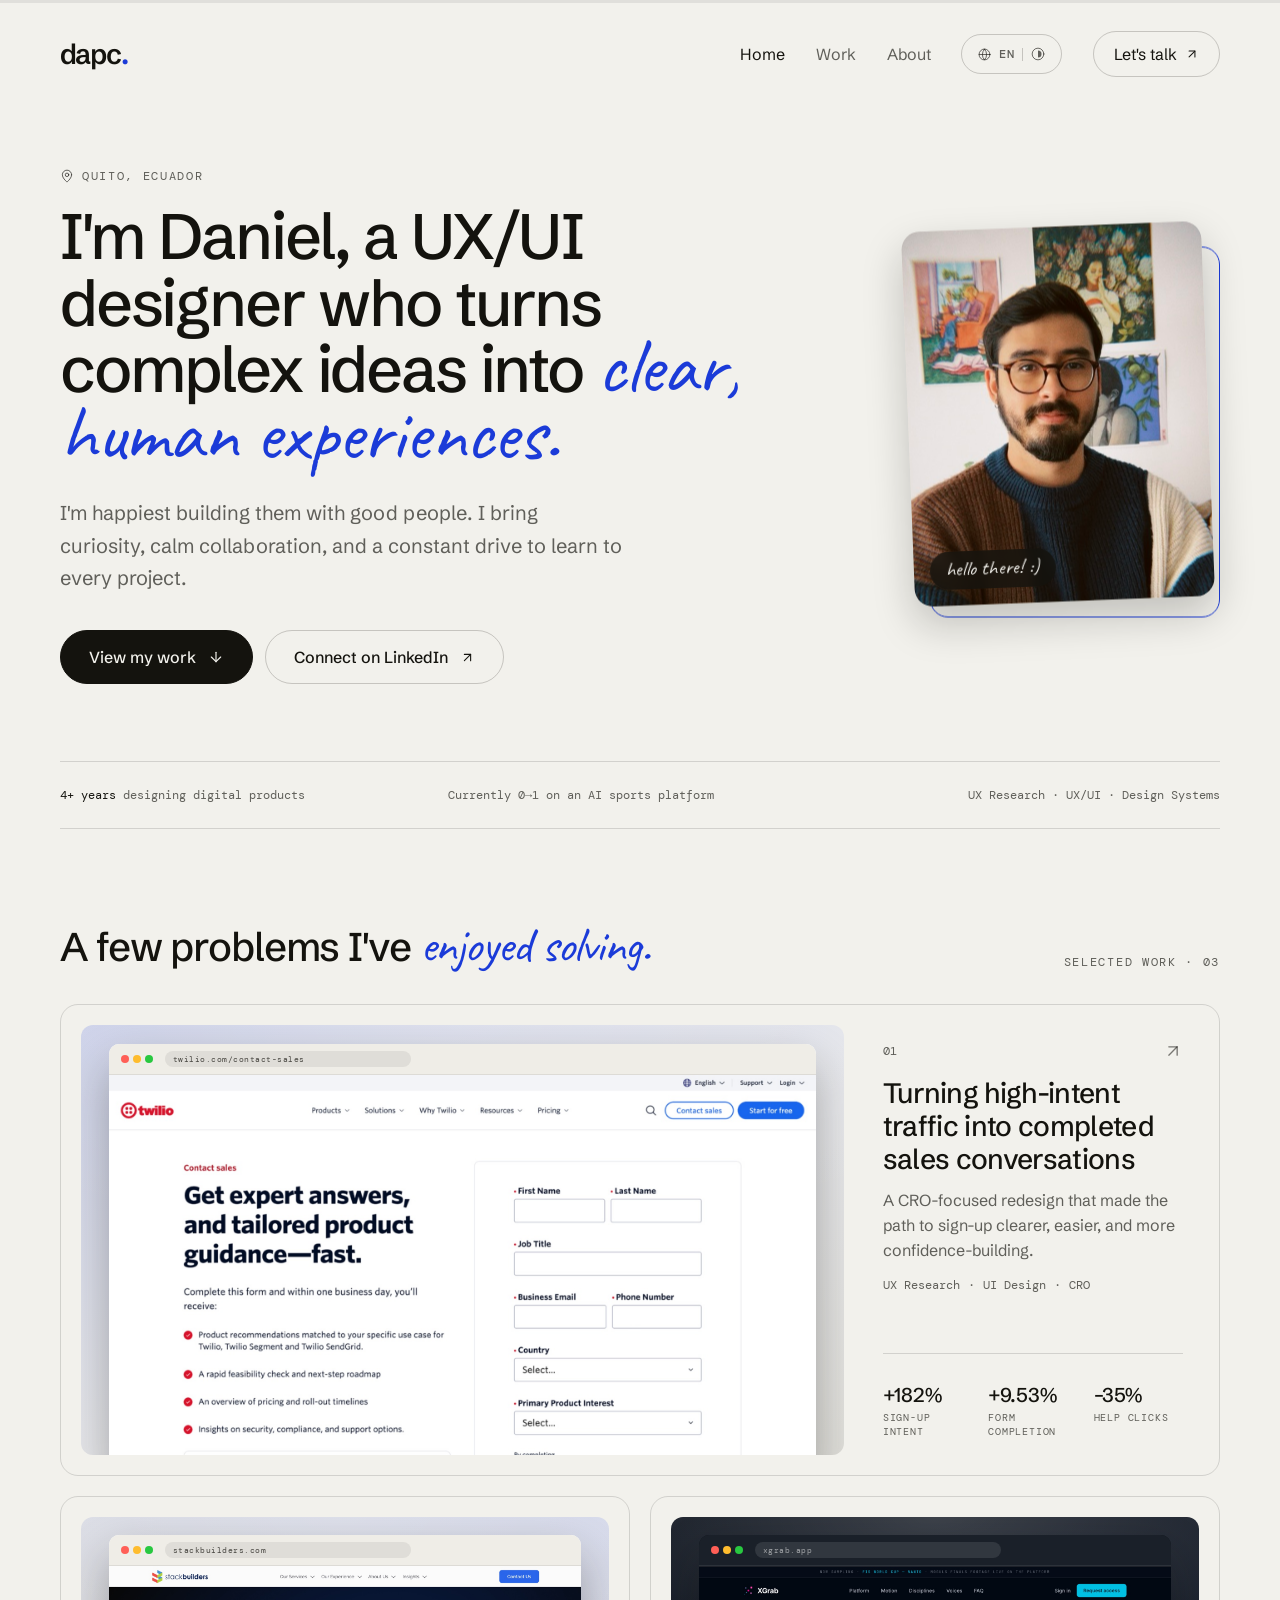
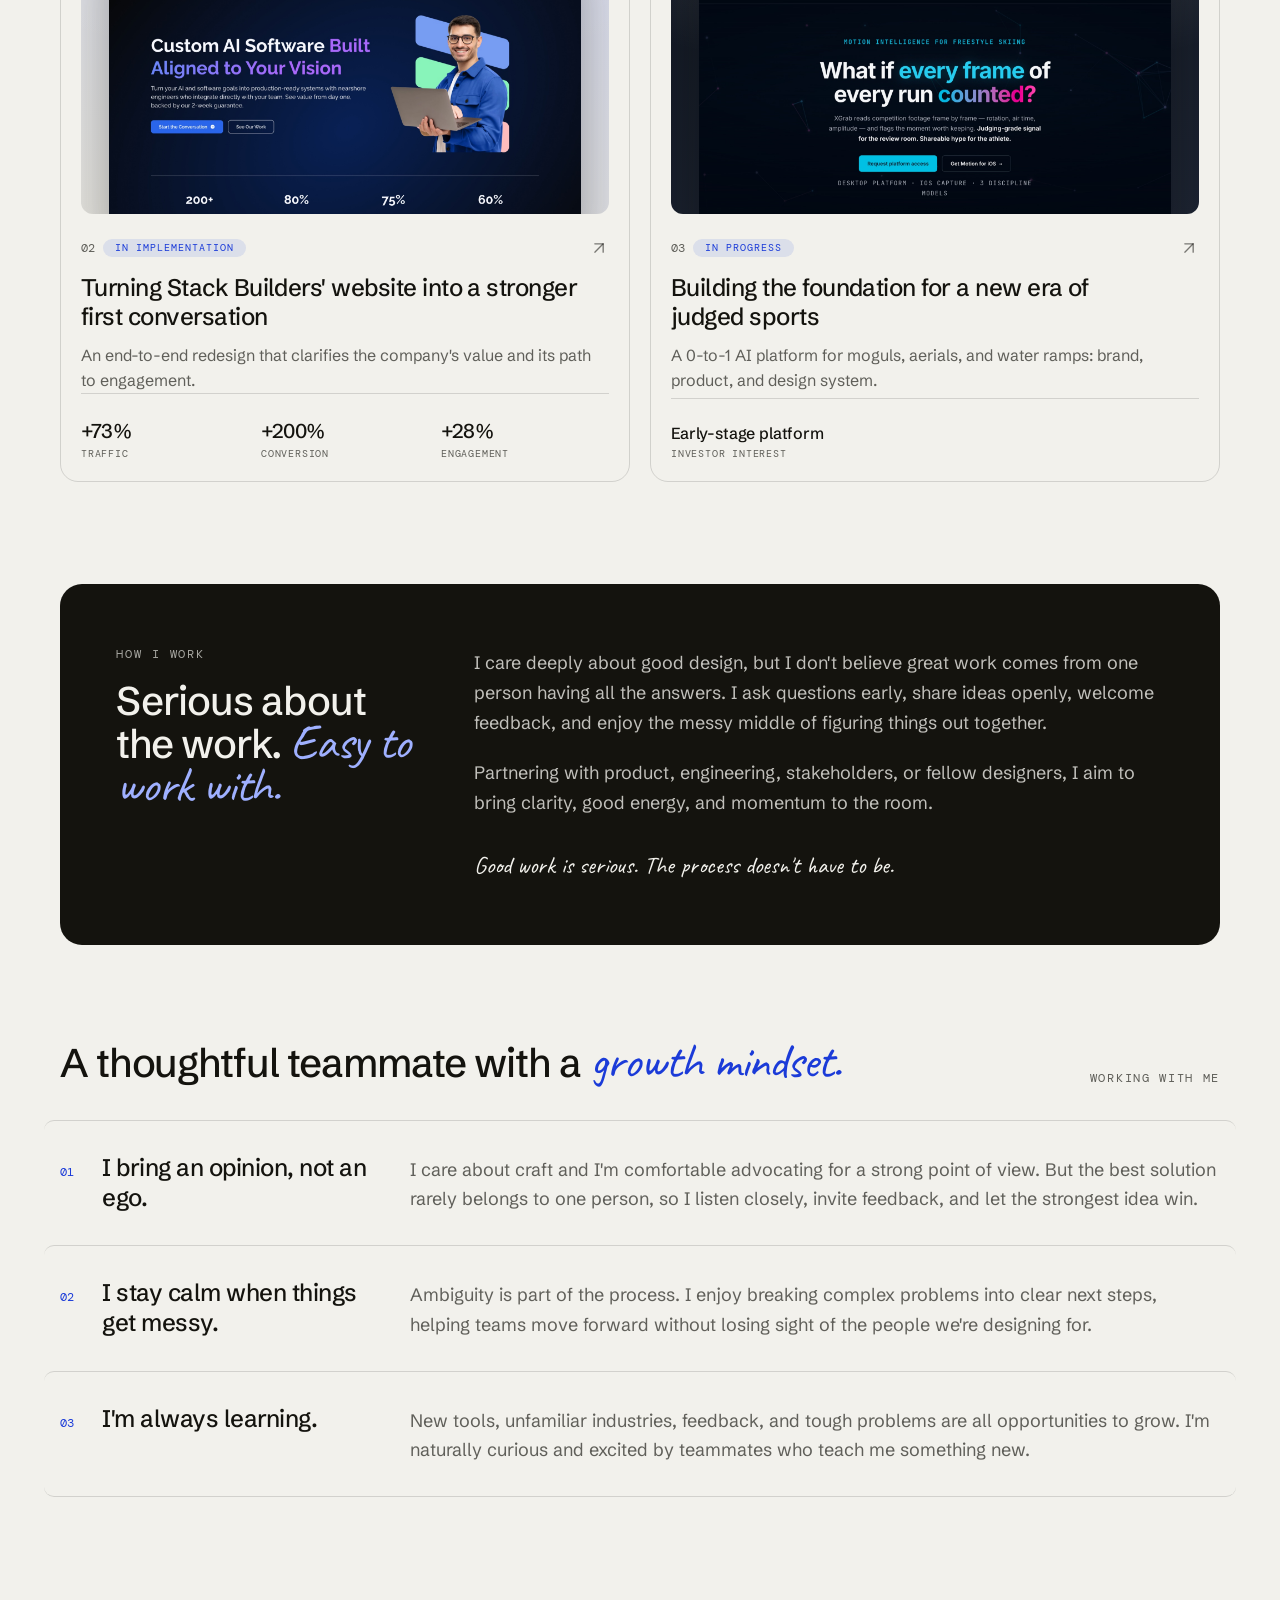
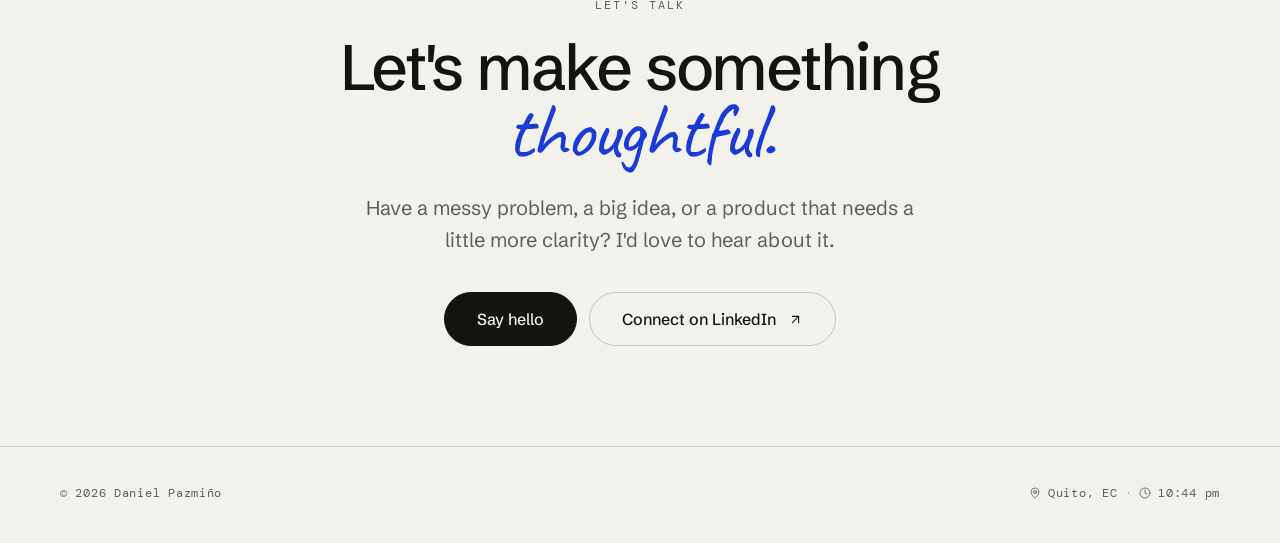
<file: index.html>
<!DOCTYPE html>
<html lang="en">
<head>
<meta charset="utf-8">
<meta name="viewport" content="width=device-width, initial-scale=1">
<!-- seo:start -->
<title>Daniel Pazmiño — Product Designer</title>
<meta name="description" content="UX/UI designer in Quito, Ecuador. 4+ years turning complex ideas into clear, human experiences — currently 0→1 on an AI platform for judged sports.">
<link rel="canonical" href="./">
<meta name="author" content="Daniel Pazmiño">
<meta name="robots" content="index, follow, max-image-preview:large">
<meta name="theme-color" content="#F2F1EC" media="(prefers-color-scheme: light)">
<meta name="theme-color" content="#14130E" media="(prefers-color-scheme: dark)">
<meta property="og:type" content="website">
<meta property="og:site_name" content="Daniel Pazmiño">
<meta property="og:title" content="Daniel Pazmiño — Product Designer">
<meta property="og:description" content="UX/UI designer in Quito, Ecuador. 4+ years turning complex ideas into clear, human experiences — currently 0→1 on an AI platform for judged sports.">
<meta property="og:url" content="https://daamndaniel.github.io/portfolio/">
<meta property="og:image" content="https://daamndaniel.github.io/portfolio/assets/og-share.jpg">
<meta property="og:image:width" content="1200">
<meta property="og:image:height" content="630">
<meta property="og:image:alt" content="Daniel Pazmiño">
<meta property="og:locale" content="en_US">
<meta property="og:locale:alternate" content="es_ES">
<meta name="twitter:card" content="summary_large_image">
<meta name="twitter:title" content="Daniel Pazmiño — Product Designer">
<meta name="twitter:description" content="UX/UI designer in Quito, Ecuador. 4+ years turning complex ideas into clear, human experiences — currently 0→1 on an AI platform for judged sports.">
<meta name="twitter:image" content="https://daamndaniel.github.io/portfolio/assets/og-share.jpg">
<meta name="twitter:image:alt" content="Daniel Pazmiño">
<script type="application/ld+json">{
  "@context": "https://schema.org",
  "@graph": [
    {
      "@type": "Person",
      "@id": "https://daamndaniel.github.io/portfolio/#daniel",
      "name": "Daniel Pazmiño",
      "jobTitle": "Product Designer",
      "url": "https://daamndaniel.github.io/portfolio/",
      "image": "https://daamndaniel.github.io/portfolio/assets/og-share.jpg",
      "sameAs": [
        "https://www.linkedin.com/in/daniel-pazmi%C3%B1o-c-8a5550158/"
      ],
      "address": {
        "@type": "PostalAddress",
        "addressLocality": "Quito",
        "addressCountry": "EC"
      },
      "knowsAbout": [
        "UX Design",
        "UI Design",
        "Design Systems",
        "UX Research",
        "Conversion Rate Optimization"
      ]
    },
    {
      "@type": "WebSite",
      "url": "https://daamndaniel.github.io/portfolio/",
      "name": "Daniel Pazmiño — Portfolio",
      "inLanguage": [
        "en",
        "es"
      ],
      "author": {
        "@id": "https://daamndaniel.github.io/portfolio/#daniel"
      }
    }
  ]
}</script>
<!-- seo:end -->

<script>window.__resources={};</script>
<script src="./support.js"></script>
</head>
<body>
<x-dc>
<helmet>
<link rel="preconnect" href="https://fonts.googleapis.com">
<link rel="preconnect" href="https://fonts.gstatic.com" crossorigin="">
<link href="https://fonts.googleapis.com/css2?family=Abril+Fatface&amp;family=Jost:wght@400;500;600&amp;family=Space+Mono:wght@400;700&amp;family=IBM+Plex+Mono:wght@400;500;600&amp;family=IBM+Plex+Sans:wght@400;500&amp;family=Schibsted+Grotesk:wght@400;500;600&amp;family=Kalnia:wght@400;500&amp;family=Caveat:wght@500;600&amp;family=Nothing+You+Could+Do&amp;family=Reenie+Beanie&amp;family=DM+Mono:wght@400;500&amp;display=swap" rel="stylesheet">
<style>
  body { margin: 0; background: #F2F1EC; font-family: 'Schibsted Grotesk', system-ui, sans-serif; -webkit-font-smoothing: antialiased; }
  a { color: inherit; text-decoration: none; }
  a:hover { color: inherit; opacity: .72; }
  @keyframes spin { to { transform: rotate(360deg); } }
  @keyframes mq { from { transform: translateX(0); } to { transform: translateX(-50%); } }
  @keyframes blink { 0%, 49% { opacity: 1; } 50%, 100% { opacity: 0; } }
  @keyframes drift { from { background-position: 0 0; } to { background-position: 0 100vh; } }
  @keyframes bob { 0%, 100% { transform: translateY(0); } 50% { transform: translateY(-8px); } }
  /* ===========================================================================
     RESPONSIVE FIXES — hand-added on top of a design-tool export
     ---------------------------------------------------------------------------
     The export ships ZERO @media queries: fluid clamp() typography was the only
     responsive mechanism, so every fixed-column grid stayed fixed on a phone and
     one auto-fit floor overflowed. Every rule below was measured in a real
     browser at 320 / 375 / 785 / 1425px on all five pages, and each one records
     the number it fixes so a future reader can re-check it.

     >>> RE-EXPORTING FROM THE DESIGN TOOL WILL DELETE THIS BLOCK. <<<
     Re-apply it with:   bash tools/apply-responsive-fixes.sh
     This file is the single source of truth; the script copies it into each
     page's <helmet> <style>. Edit here, never in the five HTML files.

     ---------------------------------------------------------------------------
     TWO TRAPS. Both were hit while writing this. Read before editing.

     1. SELECTORS MUST MATCH THE RENDERED DOM, NOT THE SOURCE BYTES.
        The runtime assigns inline styles through the CSSOM, so the live style
        attribute is RE-SERIALISED. `minmax(0,200px)` in the file becomes
        `minmax(0px, 200px)` in the DOM; `margin: 0 -16px` becomes
        `margin: 0px -16px`. An [style*="…"] selector written from the file
        matches NOTHING and fails SILENTLY — the worst outcome here. Always check
        a new selector with document.querySelectorAll() in the browser.

     2. NEVER PUT transform OR opacity IN AN !important RULE IN THIS FILE.
        The scroll-reveal observer unhides elements by writing those two
        properties INLINE. A stylesheet !important beats an inline write, so the
        page would stay permanently invisible.

     ---------------------------------------------------------------------------
     BREAKPOINTS (both derived, neither guessed)
       1023px  structures that only work at desktop width.
        640px  the phone tier: the exact width where clamp(32px, 5vw, 60px)
               reaches its 32px floor (5vw = 32px at 640px), i.e. where the
               fluid system stops adapting and fixed insets start to dominate.
     =========================================================================== */

  /* --- Fixes that are no-ops above the phone tier, so they need no breakpoint -- */

  /* Hero portrait drifted up to 387px right of the text gutter (h1 at l=35,
     portrait at l=430 @845px). `margin-left: auto` already computes to 0 while
     the hero is side-by-side — the text column's flex-grow:999 absorbs all free
     space — and only bites once flex-wrap stacks the portrait. Verified 0 at
     920px and 1425px, so forcing 0 changes nothing on desktop. */
  [style*="flex: 1 1 300px"][style*="margin-left: auto"] { margin-left: 0 !important; }

  /* auto-fit floor of 340px exceeded the 311px available at 375px, so the track
     rendered 340px inside a 311px box and clipped 29px of content. min() guards
     it and resolves to exactly 340px wherever 340px fits, so desktop is
     unchanged (verified "632px 632px 0px" at 1425px, same as before). */
  [style*="minmax(340px, 1fr)"] {
    grid-template-columns: repeat(auto-fit, minmax(min(100%, 340px), 1fr)) !important;
  }

  /* ===== ACCESSIBILITY =======================================================
     Findings from a measured audit (contrast ratios computed from composited
     colours in BOTH themes, not eyeballed). What already passed, recorded so it
     is not "fixed" later by mistake:
       full-strength ink text          16.44:1
       rgba(ink,.66) muted text         5.75:1 light / 7.63:1 dark  (AA, AAA dark)
       accent #1B3BD8 as link on cream  6.96:1   (dark theme uses #7E97FF, 8.6:1)
       nothing anywhere sets outline:none, so focus is not suppressed
       spacing is ~92% on a 4pt grid — coherent, left alone
     Note every selector below uses the NORMALISED colour form
     (`rgba(20, 19, 14, 0.07)`): the source bytes read `rgba(20,19,14,.07)` and
     match NOTHING in the DOM — see trap #1 at the top of this file. Verified
     against the rendered DOM, 2 and 1 matches respectively. ==================== */

  /* WCAG 1.4.3. The URL labels in the work-card mockups ("twilio.com/contact-sales",
     "stackbuilders.com") measured 3.25:1 against the 4.5:1 required — 8px text at
     rgba(ink,.5) on a 7% ink tint.

     These are miniature browser-chrome mockups drawn INSIDE the card screenshots,
     not site chrome, so they are deliberately theme-blind: their parent mockups are
     rgb(239,237,231) (light) regardless of the site theme, and the third card's
     mockup is dark (rgb(26,32,41)) with its own white-alpha pill that already
     measures 4.91:1 and is left alone.

     Two consequences for the fix, both learned the hard way:
       - The colour must stay a LITERAL rgba, NOT var(--inkrgb). Making it
         theme-aware turned the text cream on a light mockup in dark theme and made
         the ratio WORSE — 1.15:1. Measured, not hypothetical.
       - The 8px size stays. It is a scaled-down browser bar in a 16px-tall pill;
         enlarging the type distorts the mockup it is imitating.
     Raising the alpha alone to .75 takes it to ~6.4:1 in both themes. */
  [style*="rgba(20, 19, 14, 0.07)"][style*="height: 16px"] {
    color: rgba(20, 19, 14, .75) !important;
  }

  /* WCAG 1.4.3. The photo sticker sets cream text on a 55%-opacity dark pill over
     a photograph — measured 4.38:1, just under. Because the backdrop is an image
     the ratio is not fully controllable, so raise the pill alpha until the pill
     itself dominates: at .78 it lands around 13:1 whatever the photo does. */
  [style*="rgba(20, 19, 14, 0.55)"] {
    background: rgba(20, 19, 14, .78) !important;
  }

  /* WCAG 1.4.3, HOVER STATE. `a:hover { opacity: .72 }` (page line 20) MULTIPLIES
     into whatever alpha the link already has, because opacity composites the whole
     element a second time. A link coloured rgba(ink,.66) therefore hovers at an
     effective .66 x .72 = .4752, which measures 3.16:1 in light and 4.48:1 in dark
     — both under 4.5:1. The criterion applies to hover, not just to rest, and this
     hits ~37 anchors: every chapter-nav link, the back-links, and the mini-card
     wrappers. Same arithmetic ruins the footer middot, which nests opacity .45
     inside .66 text for an effective .297 => 1.94:1.

     Fix by expressing hover as COLOUR instead of transparency, which is what the
     export's own `style-hover` attributes already do everywhere else. Result:
     6.97:1 light / 6.87:1 dark.

     Note the deliberate absence of !important. This block is injected into the SAME
     <style> element as the `a:hover` rule and lands AFTER it (verified: rule at
     offset ~1096, this block at ~1648, both inside one <style>), so equal
     specificity wins on source order. That matters — an !important on `opacity`
     would violate trap #2 above and break the scroll-reveal observer. */
  a:hover { opacity: 1; }
  a[data-chapter-link]:hover,
  a[data-mini-card]:hover,
  a[data-case-card]:hover,
  a[data-next-item]:hover { color: var(--acc, #1B3BD8); }

  /* WCAG 1.4.11 Non-text Contrast. The card / mini-card "open case study" arrow
     icons are also written by JS on mouseenter and mouseleave
     (`arrow.style.color = …`, 18 sites), and an inline write beats the style
     attribute — so raising the alpha in the markup alone was not enough.
     On the dark "next case" card the arrow was computing to the FALLBACK ink,
     rgba(20,19,14,.55) over an rgb(20,19,14) card: exactly 1.00:1, i.e. perfectly
     invisible. PROVEN by probe — the identical declaration on a sibling element in
     the same subtree resolves to cream correctly, so the custom property is fine
     and the stale inline value was the whole problem.
     !important on `color` is the only thing that outranks it. It deliberately does
     NOT touch `transform`, which those same handlers animate for the hover lift.
     Resulting ratios: 3.97:1 light, 5.60:1 dark — both clear the 3:1 that 1.4.11
     asks of a meaningful icon. */
  [data-card-arrow], [data-mini-arrow] {
    color: rgba(var(--inkrgb, 20,19,14), .55) !important;
  }

  /* WCAG 2.2 SC 2.4.11 Focus Appearance. Focus is already VISIBLE — the UA ring
     shows (verified by real Tab-key focus: outline-style auto, :focus-visible
     matching), so 2.4.7 passes. But that ring is 1px, under the 2px minimum
     perimeter 2.4.11 asks for. The accent measures 6.96:1 on cream and 8.6:1 in
     dark, so it is a safe indicator colour in both themes. */
  :focus-visible {
    outline: 2px solid var(--acc, #1B3BD8) !important;
    outline-offset: 2px !important;
  }

  /* prefers-reduced-motion. 20-33 elements per page animate on scroll, plus
     marquee / spin / scan / bob loops. A "calm" path ALREADY EXISTS in the page
     script — it zeroes --spin/--mq/--scan/--bob — but it is wired to a manual
     design-tool prop that defaults to false, so the OS preference was ignored
     entirely. This reuses those same variables and neutralises durations.

     Sets DURATIONS ONLY, never transform or opacity. The scroll-reveal observer
     unhides elements by writing those two properties inline; an !important here
     would beat it and leave the page permanently blank (see trap #2). With a
     near-zero transition duration the reveal still runs — it just lands instantly,
     which is exactly what a reduced-motion user wants. */
  @media (prefers-reduced-motion: reduce) {
    :root, [data-theme-root] {
      --spin: 0s !important;
      --mq: 0s !important;
      --scan: 0s !important;
      --bob: 0s !important;
    }
    *, *::before, *::after {
      animation-duration: .001s !important;
      animation-iteration-count: 1 !important;
      transition-duration: .001s !important;
    }
    html { scroll-behavior: auto !important; }
  }

  /* WCAG 1.4.1 Use of Color. All four toggle groups signalled the selected item by
     colour alone. Measured separation between selected and unselected was 1.22:1 in
     light and 1.10:1 in dark — two near-equiluminant hues, so to anyone with a
     colour-vision deficiency the groups read as having nothing selected at all.
     tools/a11y-controls.js mirrors the page's own state onto aria-pressed /
     aria-current; these rules give each of them a cue that does not depend on hue.

     Note the !important on the tab rule and its absence on the others: show() writes
     `b.style.boxShadow = 'none'` inline on every tab button, so that one has to
     outrank an inline style. The rail only has the global `a { text-decoration:
     none }` to beat, which an attribute selector already outranks on specificity. */
  [data-tab-btn][aria-pressed="true"] {
    box-shadow: inset 3px 0 0 var(--acc, #1B3BD8) !important;
  }
  [data-chapter-link][aria-current="true"] {
    text-decoration: underline;
    text-decoration-thickness: 2px;
    text-underline-offset: 5px;
  }
  /* A pseudo-element, deliberately: applyLang() walks TEXT nodes, so generated
     content is invisible to it and cannot break the translation lookup — which
     matches on exact strings and would miss "English ✓". */
  [data-lang-btn][aria-pressed="true"]::after,
  [data-theme-btn][aria-pressed="true"]::after {
    content: ' ✓';
    font-weight: 600;
  }

  /* WCAG 2.4.7 for the slider, which a11y-controls.js just made focusable. A wider
     ring than the global 2px because the widget is a large image region and a thin
     line on photography is easy to lose. */
  [data-compare]:focus-visible {
    outline: 3px solid var(--acc, #1B3BD8) !important;
    outline-offset: 3px !important;
  }

  /* mobile-menu.js appends the hamburger toggle to the header on every page. It is
     only meaningful in the phone tier, where the sticky bar collapses the nav, so
     hide it everywhere else. Declared here (outside any media query) so desktop is
     covered even though the button exists in the DOM at all widths. */
  [data-menu-toggle] { display: none; }

  /* The before/after comparison sliders set `touch-action: none` and call
     setPointerCapture unconditionally on pointerdown, so on any touch screen a
     vertical swipe starting inside the widget dragged the handle instead of
     scrolling the page. `pan-y` returns vertical panning to the browser while
     still delivering horizontal drags; the existing pointercancel handler
     already resets state, so no JS change is needed. Deliberately NOT inside a
     media query — touch-action does not affect mouse drags, and touch tablets
     above 640px need this too. */
  [data-compare] { touch-action: pan-y !important; }

  /* --- Structures that require desktop width ---------------------------------- */

  @media (max-width: 1023px) {
    /* Case-study rail + content + aside. The CENTRE column — the actual content —
       computed 42px at 375px, went negative below 600px, and reached only 160px
       at 768px. Usable again at 1024px (416px), which is where this tier ends.
       Both spellings are listed on purpose: the second is the source-byte form,
       which currently matches nothing because of trap #1 above, and is kept only
       so the rule survives if the runtime ever stops re-serialising. */
    [style*="minmax(0px, 200px) 1fr minmax(0px, 280px)"],
    [style*="minmax(0,200px) 1fr minmax(0,280px)"] {
      grid-template-columns: 1fr !important;
    }
  }

  /* --- Phone tier -------------------------------------------------------------- */

  @media (max-width: 640px) {

    /* STICKY BAR + HAMBURGER.  Bar: [logo ......... Let's talk ☰]
                               Panel: Home / Work / About / EN+theme pill

       WHY. The case studies run 4,000-17,000px tall, so reaching the nav meant
       scrolling all the way back up. A sticky header fixes that — but the previous
       two-row header was ~140px, i.e. 17% of an 812px phone, too much to freeze
       on screen. Collapsing the three page links and the prefs pill behind a
       toggle brings the bar to one row, which is what makes sticky affordable.
       The two changes are therefore coupled, not independent.

       The "Let's talk" CTA deliberately stays IN the bar rather than in the panel.
       It is the one conversion action on the site, and it fits: logo 53 + CTA 128
       + toggle 44 + gaps = 249px of the 311px available at 375px. Only secondary
       navigation is hidden, which is the part a hamburger should hide.

       Desktop keeps the full visible nav — hiding three links behind a tap
       measurably reduces engagement, and above 640px there is room for them. So
       none of this applies above the phone tier.

       `display: contents` drops the <nav> box so its children become direct flex
       items of the header, which is what lets CSS `order` split them into a bar
       group and a panel group without moving a single node in the DOM. Avoiding
       DOM surgery matters here: the tree is React-rendered, and reparenting nodes
       risks them being reconciled back. (A JS-*appended* node is safe — verified
       it survives both a prefs-dropdown open and a language switch.)
       VERIFIED the <nav> landmark survives display:contents in the accessibility
       tree; the old Chrome/Safari semantics bug is fixed in Chrome 89+/Safari 15.4+. */

    /* The header pins just under the 3px scroll-progress bar (top:0, z 6 on index
       / 30 elsewhere). z 25 keeps it above the chapter rail (z 20).

       WHY fixed AND NOT sticky. `position: sticky` was tried first and only sticks
       within its own parent's box — measured 1452px here, so the header released
       right after the hero and scrolled away, which is the exact problem this is
       meant to solve on 4,000-17,000px case studies. The header's parent is a
       max-width wrapper, not a page-height one, and making a higher ancestor
       sticky would pin the hero too. fixed is the only option that survives the
       whole page; mobile-menu.js pays for the lost flow space by setting
       padding-top on that parent (and re-applies it on every ResizeObserver tick,
       so it self-heals if React ever resets the inline style). */
    [style*="justify-content: space-between"][style*="padding: clamp(20px, 5vw, 28px)"],
    [style*="justify-content: space-between"][style*="padding: 24px 0"] {
      position: fixed !important;
      top: 3px !important;
      left: 0 !important;
      right: 0 !important;
      z-index: 25 !important;
      background: var(--pg, #F2F1EC) !important;
    }

    /* Replace the flow space the fixed header gave up, or the hero would slide up
       underneath it. mobile-menu.js tags the correct parent with
       [data-hdr-parent] and publishes the closed bar height as --hdr-h; doing the
       padding here rather than as an inline style write means it simply stops
       applying above 640px instead of needing to be cleared (an inline write that
       missed its clearing resize event left a stale 94px gap on desktop). */
    [data-hdr-parent] { padding-top: var(--hdr-h, 84px) !important; }

    /* Going fixed lifts the header out of its parent, so it also escapes that
       parent's `padding: 0 clamp(32px, 5vw, 60px)` — which is where the four
       case-study headers got their gutter from (their own padding is `24px 0`,
       i.e. none horizontally). Without this the logo would sit against the screen
       edge. index.html already carries its own horizontal padding, so it is not
       in this rule. */
    [style*="justify-content: space-between"][style*="padding: 24px 0"] {
      padding-left: clamp(32px, 5vw, 60px) !important;
      padding-right: clamp(32px, 5vw, 60px) !important;
    }

    /* About and the three case studies have a chapter rail that ALSO sticks at
       top:3px and would end up underneath the header. Push it below, using the
       closed bar height that mobile-menu.js measures and publishes as --hdr-h.
       This selector matches exactly one element on those four pages and none on
       index (which has no rail) — verified. */
    [style*="position: sticky"][style*="top: 3px"] {
      top: calc(3px + var(--hdr-h, 84px)) !important;
    }

    nav { display: contents !important; }

    /* BAR group: logo stays in flow, the mailto CTA takes the free space to its
       left so it and the toggle sit together at the right edge. */
    nav > a[href^="mailto:"] { order: 0 !important; margin-left: auto !important; }
    [data-menu-toggle] { order: 0 !important; }

    /* PANEL group: flex-basis 100% puts each item on its own line below the bar,
       so no explicit line-break element is needed. Hidden until the header is
       marked open. `a:not([href^="mailto:"])` is what separates the three page
       links from the CTA — verified the CTA is the only mailto link in the nav on
       all five pages. */
    nav > a:not([href^="mailto:"]),
    nav > [data-prefs] {
      order: 1 !important;
      flex-basis: 100% !important;
      display: none !important;
    }
    [data-menu="open"] nav > a:not([href^="mailto:"]) {
      display: block !important;
      padding: 12px 0 !important;
    }
    [data-menu="open"] nav > [data-prefs] {
      display: flex !important;
      padding: 6px 0 14px !important;
    }

    /* The toggle: 44px tap target, three bars that cross into an X when open. */
    [data-menu-toggle] {
      display: inline-flex;
      width: 44px; height: 44px; padding: 0;
      flex-direction: column; align-items: center; justify-content: center; gap: 5px;
      appearance: none; -webkit-appearance: none;
      background: none; cursor: pointer;
      color: var(--ink, #14130E);
      border: 1px solid rgba(var(--inkrgb, 20,19,14),.2);
      border-radius: 999px;
    }
    [data-menu-toggle] span {
      display: block; width: 18px; height: 1.5px; border-radius: 2px;
      background: currentColor;
      transition: transform .2s ease, opacity .2s ease;
    }
    [data-menu="open"] [data-menu-toggle] span:nth-child(1) { transform: translateY(6.5px) rotate(45deg); }
    [data-menu="open"] [data-menu-toggle] span:nth-child(2) { opacity: 0; }
    [data-menu="open"] [data-menu-toggle] span:nth-child(3) { transform: translateY(-6.5px) rotate(-45deg); }

    /* Hero stats strip: the third item carries `margin-left: auto; text-align:
       right` so the discipline tags sit flush right in the desktop row. Once the
       strip wraps to stacked lines that reads as an indent against the two
       left-aligned lines above it. All three now start at x=32. */
    [style*="flex: 1 1 220px"][style*="text-align: right"] {
      margin-left: 0 !important;
      text-align: left !important;
    }

    /* Work-card metric tiles were 93px per tile at 375px. Reflow to fit. */
    [style*="grid-template-columns: repeat(3, 1fr)"] {
      grid-template-columns: repeat(auto-fit, minmax(min(100%, 132px), 1fr)) !important;
    }

    /* The one genuine 2-column content pair (163px columns, overflowing).
       Targets `gap: 1px` ON PURPOSE: 10 of the 11 `1fr 1fr` grids in this site
       are the language/theme toggle pairs, which use `gap: 2px` and MUST stay
       side by side. A blanket "collapse all 1fr 1fr" rule would break all ten. */
    [style*="grid-template-columns: 1fr 1fr; gap: 1px"] {
      grid-template-columns: 1fr !important;
    }

    /* Case-study hero meta row is flex-wrap:nowrap, which crushed the status pill
       until "In implementation" wrapped to 3 line-heights inside a 40px
       single-line rounded pill. The :not([style*="padding"]) is load-bearing: the
       six friction rows on judged-sports share the same three leading
       declarations and differ only by `padding: 20px 24px`, and they are
       intentionally nowrap. Substring alone matches 7 elements; this matches 1. */
    [style*="display: flex; align-items: center; gap: 16px"]:not([style*="padding"]) {
      flex-wrap: wrap !important;
    }

    /* 34 list rows carry `margin: 0 -16px` with a compensating `padding: <v> 16px`,
       so their border-top divider and hover fill sat 16px OUTSIDE the page gutter
       while every heading and paragraph sat on it. At 360px the row box spanned
       16 -> 344 while all text sat at x=32, putting the divider at half the text
       inset. Zeroing the margin and the matching horizontal padding is
       text-neutral by construction (-16 + 16 = 0 either way). Above 640px the
       gutter grows and the same overhang reads as a deliberate bleed, so desktop
       keeps it. */
    [data-result-row], [data-principle], [data-next-item] {
      margin-left: 0 !important;
      margin-right: 0 !important;
      padding-left: 0 !important;
      padding-right: 0 !important;
    }

    /* Stacked button pairs shared a left edge but had different intrinsic widths
       (hero 192 vs 241; About 196 vs 317), leaving ragged right edges. Equal full
       width lines both edges up. Covers the hero pair (16px 28px) and every
       footer pair (16px 32px) on all five pages, and incidentally contains
       About's email button, which rendered 317px inside a 311px column. */
    [style*="padding: 16px 28px"],
    [style*="padding: 16px 32px"] {
      width: 100% !important;
      justify-content: center !important;
    }
  }
</style>
</helmet>

<div id="top" data-theme-root="" style="font-family: 'Schibsted Grotesk', system-ui, sans-serif; min-height: 100vh; background: var(--pg, #F2F1EC); color: var(--ink, #14130E);">
  <div style="position: sticky; top: 0; z-index: 6; height: 3px; background: rgba(var(--inkrgb, 20,19,14),.08);"><div data-progress-bar="" style="height: 100%; width: 0%; background: var(--acc, #1B3BD8);"></div></div>

  <div style="max-width: 1400px; margin: 0 auto;">

      <div style="display: flex; flex-wrap: wrap; align-items: center; justify-content: space-between; gap: 16px; padding: clamp(20px, 5vw, 28px) clamp(32px, 5vw, 60px);">
        <a href="#top" style="display: inline-flex; align-items: baseline; padding: 8px 0; font-size: clamp(22px, 2.2vw, 28px); font-weight: 600; letter-spacing: -.055em; line-height: 1;">
          <span>dapc</span><span style="color: var(--acc, #1B3BD8);">.</span>
        </a>
        <nav style="display: flex; flex-wrap: wrap; align-items: center; gap: clamp(18px, 2.4vw, 36px); font-size: 16px; color: rgba(var(--inkrgb, 20,19,14),.66);">
          <a href="#top" style="padding: 12px 0; color: var(--ink, #14130E);">Home</a>
          <a href="#work" style="padding: 12px 0; transition: color .18s ease;" style-hover="color: var(--acc, #1B3BD8); opacity: 1;">Work</a>
          <a href="about" style="padding: 12px 0; transition: color .18s ease;" style-hover="color: var(--acc, #1B3BD8); opacity: 1;">About</a>
          
          <div data-prefs="" style="position: relative;">
            <button data-prefs-btn="" aria-label="Language and theme" aria-expanded="false" style="display: inline-flex; align-items: center; gap: 8px; padding: 12px 16px; border: 1px solid rgba(var(--inkrgb, 20,19,14),.2); border-radius: 999px; background: transparent; color: inherit; font: 500 12px/1 'DM Mono', monospace; letter-spacing: .04em; cursor: pointer; transition: border-color .2s ease;">
              <svg viewBox="0 0 24 24" width="13" height="13" fill="none" stroke="currentColor" aria-hidden="true" style="display: block; flex: 0 0 auto; stroke-width: 1.75; stroke-linecap: round; stroke-linejoin: round;"><circle cx="12" cy="12" r="10"></circle><path d="M2 12h20"></path><path d="M12 2a14.5 14.5 0 0 0 0 20 14.5 14.5 0 0 0 0-20"></path></svg><span data-prefs-lang="">EN</span>
              <span style="width: 1px; height: 13px; background: rgba(var(--inkrgb, 20,19,14),.2);"></span>
              <svg viewBox="0 0 24 24" width="14" height="14" fill="none" stroke="currentColor" aria-hidden="true" style="display: block; flex: 0 0 auto; stroke-width: 1.6; stroke-linecap: round; stroke-linejoin: round;"><circle cx="12" cy="12" r="10"></circle><path d="M12 18a6 6 0 0 0 0-12v12z" fill="currentColor" stroke="none"></path></svg>
            </button>
            <div data-prefs-panel="" style="position: absolute; top: calc(100% + 12px); right: 0; width: 236px; padding: 20px; border-radius: 16px; border: 1px solid rgba(var(--inkrgb, 20,19,14),.14); background: var(--pg, #F2F1EC); box-shadow: 0 22px 48px rgba(0,0,0,.18); opacity: 0; visibility: hidden; transform: translateY(-6px); transition: opacity .2s ease, transform .2s ease, visibility .2s; z-index: 20; display: flex; flex-direction: column; gap: 16px; text-align: left;">
              <div>
                <div style="font: 400 10px/1 'DM Mono', monospace; letter-spacing: .14em; text-transform: uppercase; color: rgba(var(--inkrgb, 20,19,14),.66); margin-bottom: 8px;">Language</div>
                <div style="display: grid; grid-template-columns: 1fr 1fr; gap: 2px; padding: 4px; border-radius: 999px; border: 1px solid rgba(var(--inkrgb, 20,19,14),.14);">
                  <button data-lang-btn="en" style="padding: 12px 0; border: 0; border-radius: 999px; background: transparent; color: rgba(var(--inkrgb, 20,19,14),.66); font: 500 12px/1 'DM Mono', monospace; letter-spacing: .03em; cursor: pointer;">English</button>
                  <button data-lang-btn="es" style="padding: 12px 0; border: 0; border-radius: 999px; background: transparent; color: rgba(var(--inkrgb, 20,19,14),.66); font: 500 12px/1 'DM Mono', monospace; letter-spacing: .03em; cursor: pointer;">Español</button>
                </div>
              </div>
              <div>
                <div style="font: 400 10px/1 'DM Mono', monospace; letter-spacing: .14em; text-transform: uppercase; color: rgba(var(--inkrgb, 20,19,14),.66); margin-bottom: 8px;">Theme</div>
                <div style="display: grid; grid-template-columns: 1fr 1fr; gap: 2px; padding: 4px; border-radius: 999px; border: 1px solid rgba(var(--inkrgb, 20,19,14),.14);">
                  <button data-theme-btn="light" style="padding: 12px 0; border: 0; border-radius: 999px; background: transparent; color: rgba(var(--inkrgb, 20,19,14),.66); font: 500 12px/1 'DM Mono', monospace; letter-spacing: .03em; cursor: pointer; display: inline-flex; align-items: center; justify-content: center; gap: 6px;"><svg viewBox="0 0 24 24" width="13" height="13" fill="none" stroke="currentColor" aria-hidden="true" style="display: block; flex: 0 0 auto; stroke-width: 1.6; stroke-linecap: round; stroke-linejoin: round;"><circle cx="12" cy="12" r="4"></circle><path d="M12 2v2"></path><path d="M12 20v2"></path><path d="m4.93 4.93 1.41 1.41"></path><path d="m17.66 17.66 1.41 1.41"></path><path d="M2 12h2"></path><path d="M20 12h2"></path><path d="m6.34 17.66-1.41 1.41"></path><path d="m19.07 4.93-1.41 1.41"></path></svg>Light</button>
                  <button data-theme-btn="dark" style="padding: 12px 0; border: 0; border-radius: 999px; background: transparent; color: rgba(var(--inkrgb, 20,19,14),.66); font: 500 12px/1 'DM Mono', monospace; letter-spacing: .03em; cursor: pointer; display: inline-flex; align-items: center; justify-content: center; gap: 6px;"><svg viewBox="0 0 24 24" width="13" height="13" fill="none" stroke="currentColor" aria-hidden="true" style="display: block; flex: 0 0 auto; stroke-width: 1.6; stroke-linecap: round; stroke-linejoin: round;"><path d="M12 3a6 6 0 0 0 9 9 9 9 0 1 1-9-9"></path></svg>Dark</button>
                </div>
              </div>
            </div>
          </div>
          <a href="mailto:daniel.pazmino.c@gmail.com" style="display: inline-flex; align-items: center; gap: 8px; padding: 12px 20px; border-radius: 999px; border: 1px solid rgba(var(--inkrgb, 20,19,14),.2); color: var(--ink, #14130E); font-size: 16px; transition: background .2s ease, color .2s ease, border-color .2s ease;" style-hover="background: var(--ink, #14130E); color: var(--pg, #F2F1EC); border-color: var(--ink, #14130E); opacity: 1;">Let's talk <svg viewBox="0 0 24 24" width="14" height="14" fill="none" stroke="currentColor" aria-hidden="true" style="display: block; flex: 0 0 auto; stroke-width: 1.75; stroke-linecap: round; stroke-linejoin: round;"><path d="M7 17 17 7"></path><path d="M7 7h10v10"></path></svg></a>
        </nav>
      </div>

      <div style="padding: clamp(40px, 5vw, 68px) clamp(32px, 5vw, 60px) 0;">
        <div data-reveal="" style="opacity: 0; transform: translateY(20px); transition: opacity .9s cubic-bezier(.2,.7,.2,1), transform .9s cubic-bezier(.2,.7,.2,1); display: flex; flex-wrap: wrap; gap: clamp(40px, 6vw, 80px); align-items: center;">
          <div style="flex: 999 1 420px; min-width: 0;">
            <div style="display: flex; align-items: center; gap: 8px; margin-bottom: 20px; font: 400 12px/1 'DM Mono', monospace; letter-spacing: .14em; text-transform: uppercase; color: rgba(var(--inkrgb, 20,19,14),.66);"><svg viewBox="0 0 24 24" width="14" height="14" fill="none" stroke="currentColor" aria-hidden="true" style="display: block; flex: 0 0 auto; stroke-width: 1.7; stroke-linecap: round; stroke-linejoin: round;"><path d="M20 10c0 4.993-5.539 10.193-7.399 11.799a1 1 0 0 1-1.202 0C9.539 20.193 4 14.993 4 10a8 8 0 0 1 16 0"></path><circle cx="12" cy="10" r="3"></circle></svg>Quito, Ecuador</div>
            <h1 style="margin: 0; font-size: clamp(38px, 5.4vw, 64px); font-weight: 500; line-height: 1.04; letter-spacing: -.034em; text-wrap: pretty; max-width: 860px;">I'm Daniel, a UX/UI designer who turns complex ideas into <span style="font-family: var(--accent-face, 'Caveat', cursive); font-style: var(--accent-style, normal); font-size: var(--accent-size, 1em); line-height: var(--accent-lh, 1); font-weight: 400; letter-spacing: -0.01em; color: var(--acc, #1B3BD8);">clear, human experiences.</span></h1>
            <p style="margin: 28px 0 0; max-width: 600px; font-size: clamp(17px, 1.9vw, 20px); line-height: 1.62; color: rgba(var(--inkrgb, 20,19,14),.66); text-wrap: pretty;">I'm happiest building them with good people. I bring curiosity, calm collaboration, and a constant drive to learn to every project.</p>
            <div style="display: flex; flex-wrap: wrap; align-items: center; gap: 12px; margin-top: 36px;">
              <a href="#work" data-magnetic="" style="display: inline-flex; align-items: center; gap: 12px; padding: 16px 28px; border: 1px solid var(--ink, #14130E); border-radius: 999px; background: var(--ink, #14130E); color: var(--pg, #F2F1EC); font-size: 16px; font-weight: 500; transition: background .2s ease, color .2s ease;" style-hover="background: var(--acc, #1B3BD8); border-color: var(--acc, #1B3BD8); color: var(--pg, #F2F1EC); opacity: 1;">View my work <svg viewBox="0 0 24 24" width="16" height="16" fill="none" stroke="currentColor" aria-hidden="true" style="display: block; flex: 0 0 auto; stroke-width: 1.75; stroke-linecap: round; stroke-linejoin: round;"><path d="M12 5v14"></path><path d="m19 12-7 7-7-7"></path></svg></a>
              <a href="https://www.linkedin.com/in/daniel-pazmi%C3%B1o-c-8a5550158/" target="_blank" rel="noopener" data-magnetic="" style="display: inline-flex; align-items: center; gap: 12px; padding: 16px 28px; border: 1px solid rgba(var(--inkrgb, 20,19,14),.2); border-radius: 999px; font-size: 16px; font-weight: 500; transition: border-color .2s ease, color .2s ease;" style-hover="border-color: var(--ink, #14130E); opacity: 1;">Connect on LinkedIn <svg viewBox="0 0 24 24" width="15" height="15" fill="none" stroke="currentColor" aria-hidden="true" style="display: block; flex: 0 0 auto; stroke-width: 1.75; stroke-linecap: round; stroke-linejoin: round;"><path d="M7 17 17 7"></path><path d="M7 7h10v10"></path></svg></a>
            </div>
          </div>
          <div data-parallax="0.045" style="flex: 1 1 300px; max-width: 360px; margin-left: auto; will-change: transform; position: relative; padding: 0 12px 16px 0;">
            <div aria-hidden="true" style="position: absolute; left: 22px; top: 20px; right: 0; bottom: 0; border: 1px solid var(--acc, #1B3BD8); border-radius: 18px;"></div>
            <div style="position: relative; width: 100%; aspect-ratio: 4/5; border-radius: 18px; overflow: hidden; background: var(--ph, #E5E2D8); box-shadow: 0 18px 40px var(--shadow, rgba(20,19,14,.18)); transform: rotate(-2.2deg); transition: transform .55s cubic-bezier(.2,.7,.2,1);" style-hover="transform: rotate(0deg) scale(1.015);">
              <img src="assets/daniel-portrait.jpg" alt="Daniel Pazmiño" style="display: block; width: 100%; height: 100%; object-fit: cover; object-position: 50% 22%; transform: scale(1.25); transform-origin: 50% 26%;">
              <span style="position: absolute; left: 16px; bottom: 16px; padding: 8px 16px 10px; border-radius: 999px; background: rgba(20,19,14,.55); color: #F2F1EC; font: 400 20px/1 'Caveat', cursive; letter-spacing: .01em; backdrop-filter: blur(6px);">hello there! :)</span>
            </div>
          </div>
        </div>

        <div data-reveal="" data-reveal-delay="120" style="opacity: 0; transform: translateY(20px); transition: opacity .9s cubic-bezier(.2,.7,.2,1), transform .9s cubic-bezier(.2,.7,.2,1); display: flex; flex-wrap: wrap; gap: 20px 24px; margin-top: clamp(48px, 6vw, 80px); padding: 24px 0; border-top: 1px solid rgba(var(--inkrgb, 20,19,14),.14); border-bottom: 1px solid rgba(var(--inkrgb, 20,19,14),.14); font: 400 12px/1.5 'DM Mono', monospace; color: rgba(var(--inkrgb, 20,19,14),.66);">
          <div style="flex: 1 1 220px;"><span style="color: var(--ink, #14130E);">4+ years</span> designing digital products</div>
          <div data-ticker="Currently 0→1 on an AI sports platform|Leading brand + design-system foundations|Exploring Claude for faster design cycles|Open to product design roles" style="flex: 1 1 240px; transition: opacity .35s ease;">Currently 0→1 on an AI sports platform</div>
          <div style="flex: 1 1 220px; margin-left: auto; text-align: right;">UX Research · UX/UI · Design Systems</div>
        </div>
      </div>

      <div style="padding: clamp(56px, 8vw, 96px) clamp(32px, 5vw, 60px) 0;">
        <div data-reveal="" style="opacity: 0; transform: translateY(20px); transition: opacity .9s cubic-bezier(.2,.7,.2,1), transform .9s cubic-bezier(.2,.7,.2,1); display: flex; align-items: flex-end; justify-content: space-between; flex-wrap: wrap; gap: 20px 40px;">
          <h2 style="margin: 0; font-size: clamp(28px, 3.6vw, 40px); font-weight: 500; line-height: 1.08; letter-spacing: -.028em;">A few problems I've <span style="font-family: var(--accent-face, 'Caveat', cursive); font-style: var(--accent-style, normal); font-size: var(--accent-size, 1em); line-height: var(--accent-lh, 1); font-weight: 400; color: var(--acc, #1B3BD8);">enjoyed solving.</span></h2>
          <span style="font: 400 12px/1 'DM Mono', monospace; letter-spacing: .14em; text-transform: uppercase; color: rgba(var(--inkrgb, 20,19,14),.66); white-space: nowrap;">Selected work · 03</span>
        </div>
      </div>

      <div id="work" style="padding: clamp(24px, 5vw, 36px) clamp(32px, 5vw, 60px) 0; scroll-margin-top: 24px;">
        <a href="sales-landing-cro" data-case-card="" data-reveal="" style="display: flex; flex-wrap: wrap; gap: clamp(24px, 3vw, 40px); padding: 20px; border: 1px solid rgba(var(--inkrgb, 20,19,14),.14); border-radius: 18px; opacity: 0; transform: translateY(20px); transition: opacity .9s cubic-bezier(.2,.7,.2,1), transform .9s cubic-bezier(.2,.7,.2,1); transition: transform .35s cubic-bezier(.2,.7,.2,1), border-color .3s ease, box-shadow .35s ease, opacity .9s cubic-bezier(.2,.7,.2,1);">
          <div style="box-sizing: border-box; flex: 999 1 460px; min-width: 0; position: relative; width: 100%; aspect-ratio: 16/9; border-radius: 12px; overflow: hidden; background: linear-gradient(155deg, rgba(var(--accrgb, 27,59,216),.18), rgba(var(--accrgb, 27,59,216),.05) 55%, rgba(var(--inkrgb, 20,19,14),.08)); display: flex; align-items: flex-end; justify-content: center; padding: 12px 28px 0;"><div aria-hidden="true" style="position: absolute; inset: 0; background: radial-gradient(120% 80% at 50% 0%, rgba(255,255,255,.18), rgba(255,255,255,0) 68%);"></div><div data-card-cover="" style="position: relative; width: 100%; margin-bottom: -18px; border-radius: 10px 10px 0 0; overflow: hidden; background: #FFFFFF; box-shadow: 0 22px 46px rgba(20,19,14,.32); transition: transform .5s cubic-bezier(.2,.7,.2,1);"><div style="display: flex; align-items: center; gap: 12px; height: 30px; padding: 0 12px; background: #EFEDE7; border-bottom: 1px solid rgba(20,19,14,.08);"><div style="display: flex; gap: 4px;"><span style="width: 8px; height: 8px; border-radius: 999px; background: #FF5F57;"></span><span style="width: 8px; height: 8px; border-radius: 999px; background: #FEBC2E;"></span><span style="width: 8px; height: 8px; border-radius: 999px; background: #28C840;"></span></div><div style="flex: 1; max-width: 230px; height: 16px; border-radius: 999px; background: rgba(20,19,14,.07); display: flex; align-items: center; padding: 0 8px; font: 400 8px/1 'DM Mono', monospace; letter-spacing: .06em; color: rgba(20,19,14,.5);">twilio.com/contact-sales</div></div><div style="aspect-ratio: 16/9; overflow: hidden;"><img src="assets/cro-card.jpg" alt="Redesigned contact sales landing page" style="width: 100%; height: 100%; object-fit: cover; object-position: 50% 50%; display: block;"></div></div></div>
          <div style="flex: 1 1 300px; min-width: 0; display: flex; flex-direction: column; padding: 16px 16px 16px 0;">
            <div style="display: flex; align-items: center; justify-content: space-between; gap: 16px;"><span style="font: 400 12px/1 'DM Mono', monospace; color: rgba(var(--inkrgb, 20,19,14),.66);">01</span><span data-card-arrow="" style="display: inline-flex; color: rgba(var(--inkrgb, 20,19,14),.55); transition: transform .3s cubic-bezier(.2,.7,.2,1), color .3s ease;"><svg viewBox="0 0 24 24" width="20" height="20" fill="none" stroke="currentColor" aria-hidden="true" style="display: block; flex: 0 0 auto; stroke-width: 1.6; stroke-linecap: round; stroke-linejoin: round;"><path d="M7 17 17 7"></path><path d="M7 7h10v10"></path></svg></span></div>
            <h3 style="margin: 16px 0 0; font-size: clamp(22px, 2.6vw, 28px); font-weight: 500; line-height: 1.18; letter-spacing: -.024em; text-wrap: pretty;">Turning high-intent traffic into completed sales conversations</h3>
            <p style="margin: 12px 0 0; font-size: 16px; line-height: 1.55; color: rgba(var(--inkrgb, 20,19,14),.66); text-wrap: pretty;">A CRO-focused redesign that made the path to sign-up clearer, easier, and more confidence-building.</p>
            <div style="display: flex; gap: 8px; margin-top: 16px; font: 400 12px/1 'DM Mono', monospace; color: rgba(var(--inkrgb, 20,19,14),.66);"><span>UX Research</span><span>·</span><span>UI Design</span><span>·</span><span>CRO</span></div>
            <div style="display: grid; grid-template-columns: repeat(3, 1fr); gap: 16px; margin-top: auto; padding-top: 28px; border-top: 1px solid rgba(var(--inkrgb, 20,19,14),.14);"><div><div style="font-size: 20px; font-weight: 500; letter-spacing: -.02em;">+182%</div><div style="margin-top: 4px; font: 400 10px/1.4 'DM Mono', monospace; letter-spacing: .08em; text-transform: uppercase; color: rgba(var(--inkrgb, 20,19,14),.66);">Sign-up intent</div></div><div><div style="font-size: 20px; font-weight: 500; letter-spacing: -.02em;">+9.53%</div><div style="margin-top: 4px; font: 400 10px/1.4 'DM Mono', monospace; letter-spacing: .08em; text-transform: uppercase; color: rgba(var(--inkrgb, 20,19,14),.66);">Form completion</div></div><div><div style="font-size: 20px; font-weight: 500; letter-spacing: -.02em;">–35%</div><div style="margin-top: 4px; font: 400 10px/1.4 'DM Mono', monospace; letter-spacing: .08em; text-transform: uppercase; color: rgba(var(--inkrgb, 20,19,14),.66);">Help clicks</div></div></div>
          </div>
        </a>

        <div style="display: grid; grid-template-columns: repeat(auto-fit, minmax(min(100%, 330px), 1fr)); gap: 20px; margin-top: 20px;">
          <a href="stack-builders-website" data-case-card="" data-reveal="" data-reveal-delay="90" style="display: flex; flex-direction: column; padding: 20px; border: 1px solid rgba(var(--inkrgb, 20,19,14),.14); border-radius: 18px; opacity: 0; transform: translateY(20px); transition: opacity .9s cubic-bezier(.2,.7,.2,1), transform .9s cubic-bezier(.2,.7,.2,1); transition: transform .35s cubic-bezier(.2,.7,.2,1), border-color .3s ease, box-shadow .35s ease, opacity .9s cubic-bezier(.2,.7,.2,1);">
            <div style="box-sizing: border-box; position: relative; width: 100%; aspect-ratio: 16/9; border-radius: 12px; overflow: hidden; background: linear-gradient(200deg, rgba(var(--accrgb, 27,59,216),.14), rgba(var(--inkrgb, 20,19,14),.08)); display: flex; align-items: flex-end; justify-content: center; padding: 12px 28px 0;"><div aria-hidden="true" style="position: absolute; inset: 0; background: radial-gradient(120% 80% at 50% 0%, rgba(255,255,255,.18), rgba(255,255,255,0) 68%);"></div><div data-card-cover="" style="position: relative; width: 100%; margin-bottom: -18px; border-radius: 10px 10px 0 0; overflow: hidden; background: #FFFFFF; box-shadow: 0 22px 46px rgba(20,19,14,.32); transition: transform .5s cubic-bezier(.2,.7,.2,1);"><div style="display: flex; align-items: center; gap: 12px; height: 30px; padding: 0 12px; background: #EFEDE7; border-bottom: 1px solid rgba(20,19,14,.08);"><div style="display: flex; gap: 4px;"><span style="width: 8px; height: 8px; border-radius: 999px; background: #FF5F57;"></span><span style="width: 8px; height: 8px; border-radius: 999px; background: #FEBC2E;"></span><span style="width: 8px; height: 8px; border-radius: 999px; background: #28C840;"></span></div><div style="flex: 1; max-width: 230px; height: 16px; border-radius: 999px; background: rgba(20,19,14,.07); display: flex; align-items: center; padding: 0 8px; font: 400 8px/1 'DM Mono', monospace; letter-spacing: .06em; color: rgba(20,19,14,.5);">stackbuilders.com</div></div><div style="aspect-ratio: 16/9; overflow: hidden;"><img src="assets/sb-card.jpg" alt="Redesigned Stack Builders homepage" style="width: 100%; height: 100%; object-fit: cover; object-position: 50% 50%; display: block;"></div></div></div>
            <div style="display: flex; align-items: center; justify-content: space-between; gap: 16px; margin-top: 24px;"><span style="display: inline-flex; align-items: center; gap: 8px; font: 400 12px/1 'DM Mono', monospace; color: rgba(var(--inkrgb, 20,19,14),.66);">02<span style="padding: 4px 12px; border-radius: 999px; background: rgba(var(--accrgb, 27,59,216),.1); font: 400 10px/1 'DM Mono', monospace; letter-spacing: .1em; text-transform: uppercase; color: var(--acc, #1B3BD8);">In implementation</span></span><span data-card-arrow="" style="display: inline-flex; color: rgba(var(--inkrgb, 20,19,14),.55); transition: transform .3s cubic-bezier(.2,.7,.2,1), color .3s ease;"><svg viewBox="0 0 24 24" width="20" height="20" fill="none" stroke="currentColor" aria-hidden="true" style="display: block; flex: 0 0 auto; stroke-width: 1.6; stroke-linecap: round; stroke-linejoin: round;"><path d="M7 17 17 7"></path><path d="M7 7h10v10"></path></svg></span></div>
            <h3 style="margin: 16px 0 0; font-size: clamp(20px, 2.4vw, 24px); font-weight: 500; line-height: 1.2; letter-spacing: -.022em; text-wrap: pretty;">Turning Stack Builders' website into a stronger first conversation</h3>
            <p style="margin: 12px 0 0; font-size: 16px; line-height: 1.55; color: rgba(var(--inkrgb, 20,19,14),.66); text-wrap: pretty;">An end-to-end redesign that clarifies the company's value and its path to engagement.</p>
            <div style="display: grid; grid-template-columns: repeat(3, 1fr); gap: 12px; margin-top: auto; padding-top: 24px; border-top: 1px solid rgba(var(--inkrgb, 20,19,14),.14);"><div><div style="font-size: 20px; font-weight: 500; letter-spacing: -.02em;">+73%</div><div style="margin-top: 4px; font: 400 10px/1.4 'DM Mono', monospace; letter-spacing: .08em; text-transform: uppercase; color: rgba(var(--inkrgb, 20,19,14),.66);">Traffic</div></div><div><div style="font-size: 20px; font-weight: 500; letter-spacing: -.02em;">+200%</div><div style="margin-top: 4px; font: 400 10px/1.4 'DM Mono', monospace; letter-spacing: .08em; text-transform: uppercase; color: rgba(var(--inkrgb, 20,19,14),.66);">Conversion</div></div><div><div style="font-size: 20px; font-weight: 500; letter-spacing: -.02em;">+28%</div><div style="margin-top: 4px; font: 400 10px/1.4 'DM Mono', monospace; letter-spacing: .08em; text-transform: uppercase; color: rgba(var(--inkrgb, 20,19,14),.66);">Engagement</div></div></div>
          </a>
          <a href="judged-sports-platform" data-case-card="" data-reveal="" data-reveal-delay="180" style="display: flex; flex-direction: column; padding: 20px; border: 1px solid rgba(var(--inkrgb, 20,19,14),.14); border-radius: 18px; opacity: 0; transform: translateY(20px); transition: opacity .9s cubic-bezier(.2,.7,.2,1), transform .9s cubic-bezier(.2,.7,.2,1); transition: transform .35s cubic-bezier(.2,.7,.2,1), border-color .3s ease, box-shadow .35s ease, opacity .9s cubic-bezier(.2,.7,.2,1);">
            <div style="box-sizing: border-box; position: relative; width: 100%; aspect-ratio: 16/9; border-radius: 12px; overflow: hidden; background: linear-gradient(165deg, #101620, #1C2331); display: flex; align-items: flex-end; justify-content: center; padding: 12px 28px 0;"><div aria-hidden="true" style="position: absolute; inset: 0; background: radial-gradient(120% 80% at 50% 0%, rgba(255,255,255,.18), rgba(255,255,255,0) 68%);"></div><div data-card-cover="" style="position: relative; width: 100%; margin-bottom: -18px; border-radius: 10px 10px 0 0; overflow: hidden; background: #0F1319; box-shadow: 0 22px 46px rgba(20,19,14,.32); transition: transform .5s cubic-bezier(.2,.7,.2,1);"><div style="display: flex; align-items: center; gap: 12px; height: 30px; padding: 0 12px; background: #1A2029; border-bottom: 1px solid rgba(255,255,255,.08);"><div style="display: flex; gap: 4px;"><span style="width: 8px; height: 8px; border-radius: 999px; background: #FF5F57;"></span><span style="width: 8px; height: 8px; border-radius: 999px; background: #FEBC2E;"></span><span style="width: 8px; height: 8px; border-radius: 999px; background: #28C840;"></span></div><div style="flex: 1; max-width: 230px; height: 16px; border-radius: 999px; background: rgba(255,255,255,.1); display: flex; align-items: center; padding: 0 8px; font: 400 8px/1 'DM Mono', monospace; letter-spacing: .06em; color: rgba(255,255,255,.55);">xgrab.app</div></div><div style="aspect-ratio: 16/9; overflow: hidden;"><img src="assets/xg-card.jpg" alt="XGrab judged sports platform landing page" style="width: 100%; height: 100%; object-fit: cover; object-position: 50% 50%; display: block;"></div></div></div>
            <div style="display: flex; align-items: center; justify-content: space-between; gap: 16px; margin-top: 24px;"><span style="display: inline-flex; align-items: center; gap: 8px; font: 400 12px/1 'DM Mono', monospace; color: rgba(var(--inkrgb, 20,19,14),.66);">03<span style="padding: 4px 12px; border-radius: 999px; background: rgba(var(--accrgb, 27,59,216),.1); font: 400 10px/1 'DM Mono', monospace; letter-spacing: .1em; text-transform: uppercase; color: var(--acc, #1B3BD8);">In progress</span></span><span data-card-arrow="" style="display: inline-flex; color: rgba(var(--inkrgb, 20,19,14),.55); transition: transform .3s cubic-bezier(.2,.7,.2,1), color .3s ease;"><svg viewBox="0 0 24 24" width="20" height="20" fill="none" stroke="currentColor" aria-hidden="true" style="display: block; flex: 0 0 auto; stroke-width: 1.6; stroke-linecap: round; stroke-linejoin: round;"><path d="M7 17 17 7"></path><path d="M7 7h10v10"></path></svg></span></div>
            <h3 style="margin: 16px 0 0; font-size: clamp(20px, 2.4vw, 24px); font-weight: 500; line-height: 1.2; letter-spacing: -.022em; text-wrap: pretty;">Building the foundation for a new era of judged sports</h3>
            <p style="margin: 12px 0 0; font-size: 16px; line-height: 1.55; color: rgba(var(--inkrgb, 20,19,14),.66); text-wrap: pretty;">A 0-to-1 AI platform for moguls, aerials, and water ramps: brand, product, and design system.</p>
            <div style="display: flex; gap: 24px; margin-top: auto; padding-top: 24px; border-top: 1px solid rgba(var(--inkrgb, 20,19,14),.14);"><div><div style="font-size: 16px; font-weight: 500; letter-spacing: -.01em;">Early-stage platform</div><div style="margin-top: 4px; font: 400 10px/1.4 'DM Mono', monospace; letter-spacing: .08em; text-transform: uppercase; color: rgba(var(--inkrgb, 20,19,14),.66);">Investor interest</div></div></div>
          </a>
        </div>
      </div>

      <div style="padding: clamp(64px, 8vw, 112px) clamp(32px, 5vw, 60px) 0;">
        <div data-reveal="" style="opacity: 0; transform: translateY(20px); transition: opacity .9s cubic-bezier(.2,.7,.2,1), transform .9s cubic-bezier(.2,.7,.2,1); background: var(--ink, #14130E); color: var(--pg, #F2F1EC); border-radius: 22px; padding: clamp(32px, 5vw, 64px) clamp(24px, 4.5vw, 56px);">
          <div style="display: flex; flex-wrap: wrap; gap: clamp(28px, 4.5vw, 64px); align-items: start;">
            <div style="flex: 1 1 300px; min-width: 0;">
              <div style="font: 400 12px/1 'DM Mono', monospace; letter-spacing: .16em; text-transform: uppercase; color: rgba(var(--pgrgb, 242,241,236),.66);">How I work</div>
              <h2 style="margin: 20px 0 0; font-size: clamp(28px, 3.6vw, 40px); font-weight: 500; line-height: 1.07; letter-spacing: -.03em; text-wrap: pretty;">Serious about the work. <span style="font-family: var(--accent-face, 'Caveat', cursive); font-style: var(--accent-style, normal); font-size: var(--accent-size, 1em); line-height: var(--accent-lh, 1); font-weight: 400; color: var(--accband, #9FB0FF);">Easy to work with.</span></h2>
            </div>
            <div style="flex: 999 1 380px; min-width: 0;">
              <p style="margin: 0; font-size: clamp(16px, 1.7vw, 18px); line-height: 1.66; color: rgba(var(--pgrgb, 242,241,236),.78); text-wrap: pretty;">I care deeply about good design, but I don't believe great work comes from one person having all the answers. I ask questions early, share ideas openly, welcome feedback, and enjoy the messy middle of figuring things out together.</p>
              <p style="margin: 20px 0 0; font-size: clamp(16px, 1.7vw, 18px); line-height: 1.66; color: rgba(var(--pgrgb, 242,241,236),.78); text-wrap: pretty;">Partnering with product, engineering, stakeholders, or fellow designers, I aim to bring clarity, good energy, and momentum to the room.</p>
              <p style="margin: 32px 0 0; font-family: var(--accent-face, 'Caveat', cursive); font-style: var(--accent-style, normal); font-size: var(--accent-size, 1em); line-height: var(--accent-lh, 1); font-size: 24px; line-height: 1.3; color: var(--pg, #F2F1EC);">Good work is serious. The process doesn't have to be.</p>
            </div>
          </div>
        </div>
      </div>

      <div style="padding: clamp(56px, 8vw, 96px) clamp(32px, 5vw, 60px) 0;">
        <div data-reveal="" style="opacity: 0; transform: translateY(20px); transition: opacity .9s cubic-bezier(.2,.7,.2,1), transform .9s cubic-bezier(.2,.7,.2,1); display: flex; align-items: flex-end; justify-content: space-between; flex-wrap: wrap; gap: 20px 40px; margin-bottom: 36px;">
          <h2 style="margin: 0; font-size: clamp(28px, 3.6vw, 40px); font-weight: 500; line-height: 1.08; letter-spacing: -.028em;">A thoughtful teammate with a <span style="font-family: var(--accent-face, 'Caveat', cursive); font-style: var(--accent-style, normal); font-size: var(--accent-size, 1em); line-height: var(--accent-lh, 1); font-weight: 400; color: var(--acc, #1B3BD8);">growth mindset.</span></h2>
          <span style="font: 400 12px/1 'DM Mono', monospace; letter-spacing: .14em; text-transform: uppercase; color: rgba(var(--inkrgb, 20,19,14),.66); white-space: nowrap;">Working with me</span>
        </div>
        <div>
          <div data-principle="" data-reveal="" style="opacity: 0; transform: translateY(18px); transition: opacity .8s cubic-bezier(.2,.7,.2,1), transform .8s cubic-bezier(.2,.7,.2,1), background-color .3s ease; display: flex; flex-wrap: wrap; gap: 12px 28px; align-items: baseline; padding: 32px 16px; margin: 0 -16px; border-radius: 10px; border-top: 1px solid rgba(var(--inkrgb, 20,19,14),.14);">
            <span style="font: 400 12px/1 'DM Mono', monospace; color: rgba(var(--inkrgb, 20,19,14),.66);">01</span>
            <h4 style="flex: 1 1 280px; max-width: 380px; margin: 0; font-size: clamp(20px, 2.2vw, 24px); font-weight: 500; line-height: 1.25; letter-spacing: -.02em;">I bring an opinion, not an ego.</h4>
            <p style="flex: 999 1 340px; min-width: 0; margin: 0; font-size: clamp(16px, 1.7vw, 18px); line-height: 1.62; color: rgba(var(--inkrgb, 20,19,14),.66); text-wrap: pretty;">I care about craft and I'm comfortable advocating for a strong point of view. But the best solution rarely belongs to one person, so I listen closely, invite feedback, and let the strongest idea win.</p>
          </div>
          <div data-principle="" data-reveal="" data-reveal-delay="90" style="opacity: 0; transform: translateY(18px); transition: opacity .8s cubic-bezier(.2,.7,.2,1), transform .8s cubic-bezier(.2,.7,.2,1), background-color .3s ease; display: flex; flex-wrap: wrap; gap: 12px 28px; align-items: baseline; padding: 32px 16px; margin: 0 -16px; border-radius: 10px; border-top: 1px solid rgba(var(--inkrgb, 20,19,14),.14);">
            <span style="font: 400 12px/1 'DM Mono', monospace; color: rgba(var(--inkrgb, 20,19,14),.66);">02</span>
            <h4 style="flex: 1 1 280px; max-width: 380px; margin: 0; font-size: clamp(20px, 2.2vw, 24px); font-weight: 500; line-height: 1.25; letter-spacing: -.02em;">I stay calm when things get messy.</h4>
            <p style="flex: 999 1 340px; min-width: 0; margin: 0; font-size: clamp(16px, 1.7vw, 18px); line-height: 1.62; color: rgba(var(--inkrgb, 20,19,14),.66); text-wrap: pretty;">Ambiguity is part of the process. I enjoy breaking complex problems into clear next steps, helping teams move forward without losing sight of the people we're designing for.</p>
          </div>
          <div data-principle="" data-reveal="" data-reveal-delay="180" style="opacity: 0; transform: translateY(18px); transition: opacity .8s cubic-bezier(.2,.7,.2,1), transform .8s cubic-bezier(.2,.7,.2,1), background-color .3s ease; display: flex; flex-wrap: wrap; gap: 12px 28px; align-items: baseline; padding: 32px 16px; margin: 0 -16px; border-radius: 10px; border-top: 1px solid rgba(var(--inkrgb, 20,19,14),.14); border-bottom: 1px solid rgba(var(--inkrgb, 20,19,14),.14);">
            <span style="font: 400 12px/1 'DM Mono', monospace; color: rgba(var(--inkrgb, 20,19,14),.66);">03</span>
            <h4 style="flex: 1 1 280px; max-width: 380px; margin: 0; font-size: clamp(20px, 2.2vw, 24px); font-weight: 500; line-height: 1.25; letter-spacing: -.02em;">I'm always learning.</h4>
            <p style="flex: 999 1 340px; min-width: 0; margin: 0; font-size: clamp(16px, 1.7vw, 18px); line-height: 1.62; color: rgba(var(--inkrgb, 20,19,14),.66); text-wrap: pretty;">New tools, unfamiliar industries, feedback, and tough problems are all opportunities to grow. I'm naturally curious and excited by teammates who teach me something new.</p>
          </div>
        </div>
      </div>

      <div style="padding: clamp(64px, 8vw, 112px) clamp(32px, 5vw, 60px) 0;">
        <div data-reveal="" style="opacity: 0; transform: translateY(20px); transition: opacity .9s cubic-bezier(.2,.7,.2,1), transform .9s cubic-bezier(.2,.7,.2,1); text-align: center; padding-bottom: 20px;">
          <div style="font: 400 12px/1 'DM Mono', monospace; letter-spacing: .16em; text-transform: uppercase; color: rgba(var(--inkrgb, 20,19,14),.66);">Let's talk</div>
          <h2 style="margin: 24px auto 0; max-width: 880px; font-size: clamp(38px, 5.4vw, 64px); font-weight: 500; line-height: 1.03; letter-spacing: -.035em; text-wrap: pretty;">Let's make something <br><span style="font-family: var(--accent-face, 'Caveat', cursive); font-style: var(--accent-style, normal); font-size: var(--accent-size, 1em); line-height: var(--accent-lh, 1); font-weight: 400; color: var(--acc, #1B3BD8);">thoughtful.</span></h2>
          <p style="margin: 24px auto 0; max-width: 560px; font-size: clamp(17px, 1.9vw, 20px); line-height: 1.6; color: rgba(var(--inkrgb, 20,19,14),.66); text-wrap: pretty;">Have a messy problem, a big idea, or a product that needs a little more clarity? I'd love to hear about it.</p>
          <div style="display: flex; flex-wrap: wrap; justify-content: center; gap: 12px; margin-top: 36px;">
            <a href="#top" data-magnetic="" style="display: inline-flex; align-items: center; gap: 12px; padding: 16px 32px; border: 1px solid var(--ink, #14130E); border-radius: 999px; background: var(--ink, #14130E); color: var(--pg, #F2F1EC); font-size: 16px; font-weight: 500; transition: background .2s ease, border-color .2s ease;" style-hover="background: var(--acc, #1B3BD8); border-color: var(--acc, #1B3BD8); opacity: 1;">Say hello</a>
            <a href="https://www.linkedin.com/in/daniel-pazmi%C3%B1o-c-8a5550158/" target="_blank" rel="noopener" data-magnetic="" style="display: inline-flex; align-items: center; gap: 12px; padding: 16px 32px; border: 1px solid rgba(var(--inkrgb, 20,19,14),.2); border-radius: 999px; font-size: 16px; font-weight: 500; transition: border-color .2s ease;" style-hover="border-color: var(--ink, #14130E); opacity: 1;">Connect on LinkedIn <svg viewBox="0 0 24 24" width="15" height="15" fill="none" stroke="currentColor" aria-hidden="true" style="display: block; flex: 0 0 auto; stroke-width: 1.75; stroke-linecap: round; stroke-linejoin: round;"><path d="M7 17 17 7"></path><path d="M7 7h10v10"></path></svg></a>
          </div>
        </div>
      </div>

      <div style="display: flex; flex-wrap: wrap; align-items: center; justify-content: space-between; gap: 12px; padding: clamp(20px, 5vw, 40px) clamp(32px, 5vw, 60px) clamp(24px, 5vw, 44px); margin-top: clamp(56px, 8vw, 80px); border-top: 1px solid rgba(var(--inkrgb, 20,19,14),.14); font: 400 12px/1 'DM Mono', monospace; letter-spacing: .06em; color: rgba(var(--inkrgb, 20,19,14),.66);">
        <span>© 2026 Daniel Pazmiño</span>
        <span style="display: inline-flex; align-items: center; gap: 7px;"><svg viewBox="0 0 24 24" width="12" height="12" fill="none" stroke="currentColor" aria-hidden="true" style="display: block; flex: 0 0 auto; stroke-width: 1.7; stroke-linecap: round; stroke-linejoin: round;"><path d="M20 10c0 4.993-5.539 10.193-7.399 11.799a1 1 0 0 1-1.202 0C9.539 20.193 4 14.993 4 10a8 8 0 0 1 16 0"></path><circle cx="12" cy="10" r="3"></circle></svg>Quito, EC<span style="opacity: .45;">·</span><svg viewBox="0 0 24 24" width="12" height="12" fill="none" stroke="currentColor" aria-hidden="true" style="display: block; flex: 0 0 auto; stroke-width: 1.7; stroke-linecap: round; stroke-linejoin: round;"><circle cx="12" cy="12" r="10"></circle><path d="M12 6v6l4 2"></path></svg><span data-clock="">·</span></span>
      </div>
  </div>
</div>

</x-dc>
<script type="text/x-dc" data-dc-script data-props="{&quot;accentType&quot;:{&quot;editor&quot;:&quot;enum&quot;,&quot;options&quot;:[&quot;caveat&quot;,&quot;scrawl&quot;,&quot;ballpoint&quot;,&quot;kalnia&quot;,&quot;sans&quot;],&quot;default&quot;:&quot;caveat&quot;,&quot;tsType&quot;:&quot;string&quot;,&quot;section&quot;:&quot;2a Index type&quot;},&quot;reduceMotion&quot;:{&quot;editor&quot;:&quot;boolean&quot;,&quot;default&quot;:false,&quot;tsType&quot;:&quot;boolean&quot;,&quot;section&quot;:&quot;Motion&quot;},&quot;accentWarm&quot;:{&quot;editor&quot;:&quot;color&quot;,&quot;default&quot;:&quot;#C05A2B&quot;,&quot;options&quot;:[&quot;#C05A2B&quot;,&quot;#A8412B&quot;,&quot;#8E6B3A&quot;,&quot;#4E6B57&quot;],&quot;tsType&quot;:&quot;string&quot;,&quot;section&quot;:&quot;1a Press palette&quot;},&quot;accentWarmAlt&quot;:{&quot;editor&quot;:&quot;color&quot;,&quot;default&quot;:&quot;#D9A441&quot;,&quot;options&quot;:[&quot;#D9A441&quot;,&quot;#C9873C&quot;,&quot;#B7A16B&quot;,&quot;#6C8248&quot;],&quot;tsType&quot;:&quot;string&quot;,&quot;section&quot;:&quot;1a Press palette&quot;},&quot;phosphor&quot;:{&quot;editor&quot;:&quot;color&quot;,&quot;default&quot;:&quot;#F5A524&quot;,&quot;options&quot;:[&quot;#F5A524&quot;,&quot;#4ADE80&quot;,&quot;#E8E4DA&quot;,&quot;#FF7A45&quot;],&quot;tsType&quot;:&quot;string&quot;,&quot;section&quot;:&quot;1b Terminal palette&quot;},&quot;phosphorAlt&quot;:{&quot;editor&quot;:&quot;color&quot;,&quot;default&quot;:&quot;#5BD1D7&quot;,&quot;options&quot;:[&quot;#5BD1D7&quot;,&quot;#9A8CFF&quot;,&quot;#F5A524&quot;,&quot;#8A8F98&quot;],&quot;tsType&quot;:&quot;string&quot;,&quot;section&quot;:&quot;1b Terminal palette&quot;}}">
class Component extends DCLogic {
  componentDidMount() {
    const root = document.documentElement.style;
    const p = this.props || {};
    root.setProperty('--acc-a', p.accentWarm || '#C05A2B');
    root.setProperty('--acc-b', p.accentWarmAlt || '#D9A441');
    root.setProperty('--acc-c', p.phosphor || '#F5A524');
    root.setProperty('--acc-d', p.phosphorAlt || '#5BD1D7');
    const faces = {
      caveat: ["'Caveat', cursive", 'normal', 1.24, 0.78],
      scrawl: ["'Nothing You Could Do', cursive", 'normal', 1.02, 1.1],
      ballpoint: ["'Reenie Beanie', cursive", 'normal', 1.42, 0.72],
      kalnia: ["'Kalnia', Georgia, serif", 'normal', 1, 1],
      sans: ["'Schibsted Grotesk', system-ui, sans-serif", 'normal', 1, 1]
    };
    const face = faces[p.accentType] || faces.caveat;
    root.setProperty('--accent-face', face[0]);
    root.setProperty('--accent-style', face[1]);
    root.setProperty('--accent-size', face[2] + 'em');
    root.setProperty('--accent-lh', String(face[3]));

    const calm = !!p.reduceMotion;
    root.setProperty('--spin', calm ? '0s' : '70s');
    root.setProperty('--mq', calm ? '0s' : '30s');
    root.setProperty('--scan', calm ? '0s' : '9s');
    root.setProperty('--bob', calm ? '0s' : '7s');

    this.initExtras(calm);

    const showAll = () => document.querySelectorAll('[data-reveal]').forEach(el => {
      el.style.opacity = '1'; el.style.transform = 'none';
    });
    if (calm || !('IntersectionObserver' in window)) { showAll(); return; }

    const seen = new WeakSet();
    const io = new IntersectionObserver(entries => {
      entries.forEach(e => {
        if (!e.isIntersecting) return;
        e.target.style.opacity = '1';
        e.target.style.transform = 'none';
        io.unobserve(e.target);
      });
    }, { rootMargin: '0px 0px -6% 0px', threshold: 0.06 });

    const scan = () => document.querySelectorAll('[data-reveal]').forEach(el => {
      if (seen.has(el)) return;
      seen.add(el);
      el.style.transitionDelay = (parseInt(el.getAttribute('data-reveal-delay') || '0', 10)) + 'ms';
      io.observe(el);
    });
    scan();
    this._t = setInterval(scan, 400);
    this._stop = setTimeout(() => clearInterval(this._t), 12000);
    this._fail = setTimeout(showAll, 14000);
  }
  componentDidUpdate() { this.componentDidMount(); }

  initExtras(calm) {
    if (this._extras) return;
    this._extras = true;
    this.initClock();
    this.bindTheme();
    if (calm) return;
    const run = () => { this.bindCards(); this.initWorkIndex(); this.initParallax(); this.initCounters(); this.bindTheme(); this.bindPrefs(); this.bindMagnetic(); this.bindPrinciples(); this.bindTicker(); this.bindProgress(); };
    setTimeout(run, 60);
    this._bind = setInterval(run, 600);
    setTimeout(() => clearInterval(this._bind), 12000);
  }

  dict() {
    return {
      "I'm Daniel, a UX/UI designer who turns complex ideas into": "Soy Daniel, diseñador UX/UI que convierte ideas complejas en",
      "clear, human experiences.": "experiencias claras y humanas.",
      "hello there! :)": "¡hola! :)",
      "enjoyed solving.": "disfruté resolviendo.",
      "An end-to-end redesign that clarifies the company's value and its path to engagement.": "Un rediseño integral que aclara el valor de la empresa y allana el camino al primer contacto.",
      "A 0-to-1 AI platform for moguls, aerials, and water ramps: brand, product, and design system.": "Una plataforma de IA de 0 a 1 para moguls, saltos aéreos y rampas de agua: marca, producto y design system.",
      "Home": "Inicio", "Work": "Trabajo", "About": "Sobre mí", "Résumé": "CV", "Let's talk": "Hablemos",
      "Language": "Idioma", "Theme": "Tema", "Light": "Claro", "Dark": "Oscuro",
      "Hey, I'm Daniel, a UX/UI designer who turns complex ideas into": "Hola, soy Daniel, diseñador UX/UI que convierte ideas complejas en",
      "clear, human experiences": "experiencias claras y humanas",
      "I'm happiest building them with good people. I bring curiosity, calm collaboration, and a constant drive to learn to every project.": "Y disfruto más cuando las construyo con buena gente. Aporto curiosidad, colaboración tranquila y ganas constantes de aprender en cada proyecto.",
      "View my work": "Ver mi trabajo", "Let's chat": "Conversemos",
      "4+ years": "4+ años", "designing digital products": "diseñando productos digitales",
      "UX Research · UX/UI · Design Systems": "Investigación UX · UX/UI · Design Systems",
      "Currently 0→1 on an AI sports platform": "Actualmente 0→1 en una plataforma deportiva con IA",
      "Leading brand + design-system foundations": "Liderando la marca y las bases del design system",
      "Exploring Claude for faster design cycles": "Explorando Claude para diseñar más rápido",
      "Open to product design roles": "Abierto a roles de diseño de producto",
      "A few problems I've": "Algunos problemas que", "enjoyed": "disfruté", "solving.": "resolviendo.",
      "Selected work · 03": "Trabajo seleccionado · 03",
      "Turning high-intent traffic into completed sales conversations": "Convertir visitas con alta intención en conversaciones de venta",
      "A CRO-focused redesign that made the path to sign-up clearer, easier, and more confidence-building.": "Un rediseño enfocado en CRO que hizo el camino al registro más claro, simple y confiable.",
      "UX Research": "Investigación UX", "UI Design": "Diseño UI", "UX Design": "Diseño UX",
      "Website Strategy": "Estrategia web", "Brand Identity": "Identidad de marca",
      "Sign-up intent": "Intención de registro", "Form completion": "Formularios completados", "Help clicks": "Clics en ayuda",
      "Turning Stack Builders' website into a stronger first conversation": "Convertir el sitio de Stack Builders en una mejor primera conversación",
      "An end-to-end redesign that clarified the company's value and turned more visits into meaningful engagement.": "Un rediseño integral que aclaró el valor de la empresa y convirtió más visitas en interacciones reales.",
      "Engagement": "Interacción", "Conversion": "Conversión", "In implementation": "En implementación",
      "An end-to-end redesign that clarifies the company's value and its path to engagement. Targets set, now in build.": "Un rediseño integral que aclara el valor de la empresa y allana el camino al primer contacto. Metas definidas, ahora en construcción.",
      "Traffic": "Tráfico", "Conversion rate": "Tasa de conversión", "In progress": "En progreso",
      "Building the foundation for a new era of judged sports": "Construyendo la base para una nueva era de los deportes de puntuación",
      "A 0-to-1 AI platform for moguls, aerials, and water ramps: leading brand, product experience, and the design-system foundation.": "Una plataforma de IA de 0 a 1 para moguls, saltos aéreos y rampas de agua: lidero la marca, la experiencia de producto y las bases del design system.",
      "Early-stage platform": "Plataforma en etapa temprana", "Investor interest": "Interés de inversionistas",
      "How I work": "Cómo trabajo", "Serious about the work.": "Riguroso con el trabajo.", "Easy to work with.": "Fácil en el trato.",
      "I care deeply about good design, but I don't believe great work comes from one person having all the answers. I ask questions early, share ideas openly, welcome feedback, and enjoy the messy middle of figuring things out together.": "Me importa el buen diseño, pero no creo que el gran trabajo salga de una sola persona con todas las respuestas. Pregunto desde el inicio, comparto ideas abiertamente, recibo bien el feedback y disfruto el desorden del proceso cuando lo resolvemos juntos.",
      "Partnering with product, engineering, stakeholders, or fellow designers, I aim to bring clarity, good energy, and momentum to the room.": "Trabajando con producto, ingeniería, stakeholders u otros diseñadores, busco aportar claridad, buena energía e impulso.",
      "Good work is serious. The process doesn't have to be.": "El buen trabajo es serio. El proceso no tiene por qué serlo.",
      "A thoughtful teammate with a": "Un compañero de equipo reflexivo con", "growth mindset": "mentalidad de crecimiento",
      "Working with me": "Trabajar conmigo",
      "I bring an opinion, not an ego.": "Aporto criterio, no ego.",
      "I care about craft and I'm comfortable advocating for a strong point of view. But the best solution rarely belongs to one person, so I listen closely, invite feedback, and let the strongest idea win.": "Me importa el oficio y defiendo un punto de vista claro. Pero la mejor solución rara vez es de una sola persona: escucho, invito al feedback y dejo que gane la mejor idea.",
      "I stay calm when things get messy.": "Mantengo la calma cuando todo se enreda.",
      "Ambiguity is part of the process. I enjoy breaking complex problems into clear next steps, helping teams move forward without losing sight of the people we're designing for.": "La ambigüedad es parte del proceso. Disfruto dividir problemas complejos en pasos claros, ayudando al equipo a avanzar sin perder de vista a las personas para las que diseñamos.",
      "I'm always learning.": "Siempre estoy aprendiendo.",
      "New tools, unfamiliar industries, feedback, and tough problems are all opportunities to grow. I'm naturally curious and excited by teammates who teach me something new.": "Nuevas herramientas, industrias desconocidas, feedback y problemas difíciles son oportunidades para crecer. Soy curioso por naturaleza y me entusiasman los compañeros que me enseñan algo nuevo.",
      "Let's make something": "Hagamos algo", "thoughtful": "con intención",
      "Have a messy problem, a big idea, or a product that needs a little more clarity? I'd love to hear about it.": "¿Tienes un problema enredado, una idea grande o un producto que necesita más claridad? Me encantaría escucharlo.",
      "Say hello": "Escríbeme", "Connect on LinkedIn": "Conectemos en LinkedIn"
    };
  }

  applyLang(root, lang) {
    const dict = this._dict || (this._dict = this.dict());
    const w = document.createTreeWalker(root, NodeFilter.SHOW_TEXT);
    let n;
    while ((n = w.nextNode())) {
      if (n.__en === undefined) n.__en = n.nodeValue;
      const key = n.__en.trim();
      if (!key || key.length < 2) { n.nodeValue = n.__en; continue; }
      let hit = dict[key];
      if (!hit) {
        const m = key.match(/^(.*?)([.,;:!?]+)$/);
        if (m && dict[m[1]]) hit = dict[m[1]] + m[2];
      }
      n.nodeValue = (lang === 'es' && hit) ? n.__en.replace(key, hit) : n.__en;
    }
    root.querySelectorAll('[data-ticker]').forEach(el => {
      const src = el.__ticker || (el.__ticker = (el.getAttribute('data-ticker') || '').split('|'));
      el.__items = src.map(t => (lang === 'es' && dict[t.trim()]) ? dict[t.trim()] : t);
      el.textContent = el.__items[el.__i || 0];
    });
    root.querySelectorAll('[data-prefs-lang]').forEach(el => { el.textContent = lang.toUpperCase(); });
    root.querySelectorAll('[data-lang-btn]').forEach(b => {
      const on = b.getAttribute('data-lang-btn') === lang;
      b.style.background = on ? 'var(--ink, #14130E)' : 'transparent';
      b.style.color = on ? 'var(--pg, #F2F1EC)' : 'rgba(var(--inkrgb, 20,19,14),.66)';
    });
    try { localStorage.setItem('dp-portfolio-lang', lang); } catch (e) {}
  }

  bindPrefs() {
    document.querySelectorAll('[data-theme-root]').forEach(root => {
      if (!this.once(root, 'prefs')) return;
      let lang = 'en';
      try { lang = localStorage.getItem('dp-portfolio-lang') || 'en'; } catch (e) {}
      this.applyLang(root, lang);
      root.querySelectorAll('[data-lang-btn]').forEach(b => {
        b.addEventListener('click', ev => { ev.stopPropagation(); this.applyLang(root, b.getAttribute('data-lang-btn')); });
      });
      const wrap = root.querySelector('[data-prefs]');
      if (!wrap) return;
      const btn = wrap.querySelector('[data-prefs-btn]');
      const panel = wrap.querySelector('[data-prefs-panel]');
      const set = open => {
        panel.style.opacity = open ? '1' : '0';
        panel.style.visibility = open ? 'visible' : 'hidden';
        panel.style.transform = open ? 'translateY(0)' : 'translateY(-6px)';
        btn.setAttribute('aria-expanded', open ? 'true' : 'false');
        btn.style.borderColor = open ? 'rgba(var(--inkrgb, 20,19,14),.5)' : 'rgba(var(--inkrgb, 20,19,14),.2)';
        wrap.__open = open;
      };
      set(false);
      btn.addEventListener('click', ev => { ev.stopPropagation(); set(!wrap.__open); });
      panel.addEventListener('click', ev => ev.stopPropagation());
      document.addEventListener('click', () => { if (wrap.__open) set(false); });
      document.addEventListener('keydown', ev => { if (ev.key === 'Escape' && wrap.__open) set(false); });
    });
  }

  once(el, key) {
    if (!el || el['__' + key]) return false;
    el['__' + key] = true;
    return true;
  }

  themeVars(mode) {
    return mode === 'dark'
      ? { '--pg': '#14130E', '--ink': '#F2F1EC', '--inkrgb': '242,241,236', '--pgrgb': '20,19,14', '--acc': '#7E97FF', '--accrgb': '126,151,255', '--accband': '#1B3BD8', '--ph': '#1C1B17', '--chip': 'rgba(255,255,255,.045)', '--shadow': 'rgba(0,0,0,.55)' }
      : { '--pg': '#F2F1EC', '--ink': '#14130E', '--inkrgb': '20,19,14', '--pgrgb': '242,241,236', '--acc': '#1B3BD8', '--accrgb': '27,59,216', '--accband': '#9FB0FF', '--ph': '#E5E2D8', '--chip': 'rgba(255,255,255,.6)', '--shadow': 'rgba(20,19,14,.22)' };
  }

  applyTheme(root, mode) {
    const vars = this.themeVars(mode);
    Object.keys(vars).forEach(k => root.style.setProperty(k, vars[k]));
    document.body.style.background = vars['--pg'];
    root.querySelectorAll('[data-theme-btn]').forEach(b => {
      const on = b.getAttribute('data-theme-btn') === mode;
      b.style.background = on ? 'var(--ink, #14130E)' : 'transparent';
      b.style.color = on ? 'var(--pg, #F2F1EC)' : 'rgba(var(--inkrgb, 20,19,14),.66)';
    });
    try { localStorage.setItem('dp-portfolio-theme', mode); } catch (e) {}
  }

  bindTheme() {
    document.querySelectorAll('[data-theme-root]').forEach(root => {
      if (!this.once(root, 'theme')) return;
      let mode = 'light';
      try { mode = localStorage.getItem('dp-portfolio-theme') || 'light'; } catch (e) {}
      this.applyTheme(root, mode);
      root.querySelectorAll('[data-theme-btn]').forEach(b => {
        b.addEventListener('click', () => this.applyTheme(root, b.getAttribute('data-theme-btn')));
      });
    });
  }

  bindPrinciples() {
    const rows = Array.prototype.slice.call(document.querySelectorAll('[data-principle]')).filter(r => this.once(r, 'pri'));
    if (!rows.length || !('IntersectionObserver' in window)) return;
    const io = new IntersectionObserver(entries => {
      entries.forEach(e => {
        if (!e.isIntersecting) return;
        const num = e.target.firstElementChild;
        if (num) { num.style.transition = 'color .7s cubic-bezier(.2,.7,.2,1)'; num.style.color = 'var(--acc, #1B3BD8)'; }
        io.unobserve(e.target);
      });
    }, { threshold: 0.6, rootMargin: '0px 0px -8% 0px' });
    rows.forEach(r => io.observe(r));
  }

  bindMagnetic() {
    document.querySelectorAll('[data-magnetic]').forEach(el => {
      if (!this.once(el, 'mag')) return;
      el.style.transition = (el.style.transition ? el.style.transition + ', ' : '') + 'transform .25s cubic-bezier(.2,.7,.2,1)';
      el.addEventListener('mousemove', e => {
        const r = el.getBoundingClientRect();
        const sc = r.width / el.offsetWidth || 1;
        const dx = ((e.clientX - r.left) / sc - el.offsetWidth / 2) * 0.16;
        const dy = ((e.clientY - r.top) / sc - el.offsetHeight / 2) * 0.28;
        el.style.transition = 'transform .08s linear';
        el.style.transform = 'translate(' + dx.toFixed(1) + 'px,' + dy.toFixed(1) + 'px)';
      });
      el.addEventListener('mouseleave', () => {
        el.style.transition = 'transform .35s cubic-bezier(.2,1.4,.5,1)';
        el.style.transform = 'translate(0,0)';
      });
    });
  }

  bindTicker() {
    document.querySelectorAll('[data-ticker]').forEach(el => {
      if (!this.once(el, 'tick')) return;
      const items = (el.getAttribute('data-ticker') || '').split('|').filter(Boolean);
      if (items.length < 2) return;
      el.__items = el.__items || items;
      el.__i = 0;
      el.__int = setInterval(() => {
        el.style.opacity = '0';
        setTimeout(() => {
          const list = el.__items || items;
          el.__i = (el.__i + 1) % list.length;
          el.textContent = list[el.__i];
          el.style.opacity = '1';
        }, 350);
      }, 3600);
    });
  }

  bindProgress() {
    const bars = document.querySelectorAll('[data-progress-bar]');
    if (!bars.length) return;
    this._bars = bars;
    if (!this.once(window, 'prog')) return;
    const upd = () => {
      (this._bars || []).forEach(bar => {
        const card = bar.closest('[data-theme-root]');
        if (!card) return;
        const r = card.getBoundingClientRect();
        const span = Math.max(1, r.height - window.innerHeight);
        bar.style.width = (Math.min(1, Math.max(0, -r.top / span)) * 100).toFixed(2) + '%';
      });
    };
    window.addEventListener('scroll', upd, { passive: true });
    upd();
  }

  initClock() {
    if (!this.once(window, 'clock')) { return; }
    const tick = () => {
      let t;
      try {
        t = new Date().toLocaleTimeString('en-US', { hour: 'numeric', minute: '2-digit', hour12: true, timeZone: 'America/Guayaquil' });
      } catch (e) { t = new Date().toLocaleTimeString('en-US', { hour: 'numeric', minute: '2-digit', hour12: true }); }
      document.querySelectorAll('[data-clock]').forEach(el => { el.textContent = t.toLowerCase(); });
    };
    tick();
    this._clock = setInterval(tick, 20000);
  }

  bindCards() {
    document.querySelectorAll('[data-case-card]').forEach(card => {
      if (!this.once(card, 'cc')) return;
      const covers = Array.prototype.slice.call(card.querySelectorAll('[data-card-cover]'));
      const arrow = card.querySelector('[data-card-arrow]');
      card.addEventListener('mouseenter', () => {
        card.style.transform = 'translateY(-6px)';
        card.style.borderColor = 'rgba(var(--accrgb, 27,59,216),.45)';
        card.style.boxShadow = '0 26px 60px var(--shadow, rgba(20,19,14,.18))';
        covers.forEach(c => { c.style.transform = c.getAttribute('data-hover-t') || 'translateY(-10px)'; });
        if (arrow) { arrow.style.transform = 'translate(4px,-4px)'; arrow.style.color = 'var(--acc, #1B3BD8)'; }
      });
      card.addEventListener('mouseleave', () => {
        card.style.transform = 'none';
        card.style.borderColor = 'rgba(var(--inkrgb, 20,19,14),.14)';
        card.style.boxShadow = 'none';
        covers.forEach(c => { c.style.transform = c.getAttribute('data-rest-t') || 'none'; });
        if (arrow) { arrow.style.transform = 'none'; arrow.style.color = 'rgba(var(--inkrgb, 20,19,14),.55)'; }
      });
    });
  }

  initWorkIndex() {
    document.querySelectorAll('[data-work-index]').forEach(w => this.bindWorkIndex(w));
  }

  bindWorkIndex(wrap) {
    const prev = wrap && wrap.querySelector('[data-work-preview]');
    if (!wrap || !prev || !this.once(wrap, 'wi')) return;
    const dim = wrap.hasAttribute('data-dim-siblings');
    const allRows = Array.prototype.slice.call(wrap.querySelectorAll('[data-work-row]'));
    const label = prev.querySelector('[data-preview-label]');
    const state = { x: 0, y: 0, tx: 0, ty: 0, on: false, raf: 0 };

    const frame = () => {
      state.x += (state.tx - state.x) * 0.16;
      state.y += (state.ty - state.y) * 0.16;
      prev.style.transform = 'translate3d(' + Math.round(state.x) + 'px,' + Math.round(state.y) + 'px,0) scale(' + (state.on ? 1 : 0.94) + ')';
      state.raf = (state.on || Math.abs(state.tx - state.x) > 0.5) ? requestAnimationFrame(frame) : 0;
    };
    const kick = () => { if (!state.raf) state.raf = requestAnimationFrame(frame); };

    wrap.addEventListener('mousemove', e => {
      const r = wrap.getBoundingClientRect();
      const s = r.width / wrap.offsetWidth || 1;
      state.tx = (e.clientX - r.left) / s - prev.offsetWidth / 2;
      state.ty = (e.clientY - r.top) / s - prev.offsetHeight / 2;
      if (!state.on) { state.x = state.tx; state.y = state.ty; }
      kick();
    });

    wrap.querySelectorAll('[data-work-row]').forEach(row => {
      const title = row.querySelector('[data-row-title]');
      const arrow = row.querySelector('[data-row-arrow]');
      const tint = row.getAttribute('data-hover') || 'rgba(27,59,216,.045)';
      if (row.hasAttribute('data-hover-rule')) row.style.transition = row.style.transition + ', box-shadow .3s ease';
      const fg = row.getAttribute('data-hover-fg') || '#1B3BD8';
      row.addEventListener('mouseenter', () => {
        state.on = true;
        prev.style.opacity = '1';
        if (label) label.innerHTML = (row.getAttribute('data-preview') || '').replace(/\n/g, '<br>');
        row.style.backgroundColor = tint;
        if (title) { title.style.transform = 'translateX(8px)'; title.style.color = fg; }
        if (row.hasAttribute('data-hover-rule')) {
          row.style.boxShadow = 'none';
          const num = row.querySelector('span');
          if (num) { num.style.transition = 'color .3s ease'; num.style.color = 'var(--acc, #1B3BD8)'; }
        }
        if (arrow) { arrow.style.transform = 'translate(4px,-4px)'; arrow.style.color = fg; }
        if (dim) allRows.forEach(r => { r.style.transition = r.style.transition + ', opacity .3s ease'; r.style.opacity = r === row ? '1' : '.42'; });
        kick();
      });
      row.addEventListener('mouseleave', () => {
        if (dim) allRows.forEach(r => { r.style.opacity = '1'; });
        state.on = false;
        prev.style.opacity = '0';
        row.style.backgroundColor = 'transparent';
        if (title) { title.style.transform = 'none'; title.style.color = ''; title.style.textDecoration = 'none'; }
        if (row.hasAttribute('data-hover-rule')) {
          row.style.boxShadow = 'none';
          const num = row.querySelector('span');
          if (num) num.style.color = '';
        }
        if (arrow) { arrow.style.transform = 'none'; arrow.style.color = ''; }
        kick();
      });
    });
  }

  initParallax() {
    this._plx = Array.prototype.slice.call(document.querySelectorAll('[data-parallax]'));
    if (!this._plx.length || !this.once(window, 'plx')) return;
    let ticking = false;
    const apply = () => {
      ticking = false;
      const mid = window.innerHeight / 2;
      (this._plx || []).forEach(el => {
        const r = el.getBoundingClientRect();
        const rate = parseFloat(el.getAttribute('data-parallax')) || 0.04;
        el.style.transform = 'translateY(' + ((mid - (r.top + r.height / 2)) * rate).toFixed(1) + 'px)';
      });
    };
    this._onScroll = () => { if (!ticking) { ticking = true; requestAnimationFrame(apply); } };
    window.addEventListener('scroll', this._onScroll, { passive: true });
    apply();
  }

  initCounters() {
    const els = document.querySelectorAll('[data-count]');
    if (!els.length || !('IntersectionObserver' in window)) return;
    const io = this._countIO || (this._countIO = new IntersectionObserver(entries => {
      entries.forEach(e => {
        if (!e.isIntersecting) return;
        const el = e.target;
        io.unobserve(el);
        const raw = el.getAttribute('data-count') || el.textContent;
        const m = raw.match(/-?[\d.]+/);
        if (!m) return;
        const target = parseFloat(m[0]);
        const dec = (m[0].split('.')[1] || '').length;
        const pre = raw.slice(0, m.index);
        const post = raw.slice(m.index + m[0].length);
        const t0 = performance.now();
        const step = now => {
          const p = Math.min(1, (now - t0) / 1100);
          const eased = 1 - Math.pow(1 - p, 3);
          el.textContent = pre + (target * eased).toFixed(dec) + post;
          if (p < 1) requestAnimationFrame(step);
        };
        el.textContent = pre + (0).toFixed(dec) + post;
        requestAnimationFrame(step);
      });
    }, { threshold: 0.6 }));
    els.forEach(el => { if (this.once(el, 'cnt')) io.observe(el); });
  }
  componentWillUnmount() {
    clearInterval(this._t); clearTimeout(this._stop); clearTimeout(this._fail); clearInterval(this._clock);
    if (this._onScroll) window.removeEventListener('scroll', this._onScroll);
  }
}

</script>
<script data-mobile-menu>
/* ===========================================================================
   Mobile menu toggle — appended to the design-tool export by
   tools/apply-responsive-fixes.sh. Paired with the sticky-bar CSS in
   tools/responsive-fixes.css; neither works without the other.

   WHAT IT DOES
     Appends one <button data-menu-toggle> to the header and toggles
     data-menu="open" on that header. All layout is CSS (see the STICKY BAR +
     HAMBURGER section of the CSS); this file only owns state and a11y.

   WHY IT APPENDS AND NEVER REPARENTS
     The header is React-rendered by support.js. Moving existing nodes risks them
     being reconciled back on the next render. Appending a new node is safe —
     verified the appended button survives both a prefs-dropdown open and a
     language switch. So the panel is built with CSS `order`, not DOM moves.

   WHY IT WAITS FOR #dc-root — DO NOT REMOVE THIS GATE
     <nav> exists TWICE. Once as markup inside the <x-dc> template, which is in the
     DOM at parse time, and once in the output support.js renders from it. Querying
     document for 'nav' finds the TEMPLATE copy, and appending there is worse than
     useless: support.js reads dc.innerHTML before replacing <x-dc>, so the button
     gets serialised into the template and React re-creates a *copy* of it — a copy
     with no event listeners. You get a hamburger that renders and does nothing.
     (That failure was observed, not theorised.) support.js replaces <x-dc> with
     <div id="dc-root">, so the presence of #dc-root is the signal that the real
     tree exists; scope every query to it.

   Vanilla, no dependencies, nothing at build time.
   =========================================================================== */
(function () {
  'use strict';

  var PHONE = '(max-width: 640px)';
  var state = { header: null, btn: null };

  function setOpen(open) {
    if (!state.header || !state.btn) return;
    if (open) state.header.setAttribute('data-menu', 'open');
    else state.header.removeAttribute('data-menu');
    state.btn.setAttribute('aria-expanded', open ? 'true' : 'false');
  }

  function isOpen() {
    return !!state.header && state.header.getAttribute('data-menu') === 'open';
  }

  /* Publish the CLOSED bar height and pay for the flow space the fixed header no
     longer occupies.

     Measured CLOSED on purpose: both the chapter-rail offset and the parent's
     padding should track the bar, not the expanded panel — otherwise opening the
     menu would shove the whole page down.

     Two consumers, both CSS:
       --hdr-h           the chapter rail offsets below the bar; the header's
                         parent uses it as padding-top to replace the flow space
                         the fixed header gave up
       [data-hdr-parent] marks WHICH element that parent is

     The marker attribute exists because CSS cannot identify that element on its
     own: on the case studies two different wrappers carry a byte-identical style
     attribute, so any [style*="…"] selector would pad the wrong one too. JS knows
     which is the real parent, so it tags it and lets CSS own the media scoping.

     Doing the padding in CSS rather than as an inline style write is deliberate:
     an inline write has to be actively CLEARED above the phone tier, and if the
     clearing resize event is missed the desktop layout keeps a stale 94px gap —
     observed. A media-query rule simply stops applying, so it cannot go stale.

     Re-applied on every ResizeObserver tick so it self-heals if a React render
     ever drops the attribute. */
  function publishHeight() {
    if (!state.header) return;
    var wasOpen = isOpen();
    if (wasOpen) state.header.removeAttribute('data-menu');

    var h = Math.round(state.header.getBoundingClientRect().height);
    if (h > 0) document.documentElement.style.setProperty('--hdr-h', h + 'px');
    var parent = state.header.parentElement;
    if (parent && !parent.hasAttribute('data-hdr-parent')) {
      parent.setAttribute('data-hdr-parent', '');
    }

    if (wasOpen) state.header.setAttribute('data-menu', 'open');
  }

  function init() {
    // Gate on the rendered root, never on document — see the header comment.
    var root = document.getElementById('dc-root');
    if (!root) return false;

    var nav = root.querySelector('nav');
    if (!nav || !nav.parentElement) return false;

    var header = nav.parentElement;
    if (header.querySelector('[data-menu-toggle]')) return true; // already wired

    var btn = document.createElement('button');
    btn.type = 'button';
    btn.setAttribute('data-menu-toggle', '');
    btn.setAttribute('aria-expanded', 'false');
    btn.setAttribute('aria-label', 'Menu');
    btn.appendChild(document.createElement('span'));
    btn.appendChild(document.createElement('span'));
    btn.appendChild(document.createElement('span'));
    header.appendChild(btn);

    state.header = header;
    state.btn = btn;

    btn.addEventListener('click', function (e) {
      e.stopPropagation();
      setOpen(!isOpen());
    });

    // Escape closes and returns focus to the toggle.
    document.addEventListener('keydown', function (e) {
      if (e.key === 'Escape' && isOpen()) { setOpen(false); btn.focus(); }
    });

    // A tap outside the header closes it.
    document.addEventListener('click', function (e) {
      if (isOpen() && !header.contains(e.target)) setOpen(false);
    });

    // Choosing a page link closes the panel. The mailto CTA lives in the bar and
    // the prefs pill must stay open to be usable, so neither closes it.
    nav.addEventListener('click', function (e) {
      var a = e.target && e.target.closest ? e.target.closest('a') : null;
      if (!a || !nav.contains(a)) return;
      if ((a.getAttribute('href') || '').indexOf('mailto:') === 0) return;
      setOpen(false);
    });

    // Leaving the phone tier must not leave a stale open state behind.
    var mq = window.matchMedia(PHONE);
    var onChange = function () { if (!mq.matches) setOpen(false); publishHeight(); };
    if (mq.addEventListener) mq.addEventListener('change', onChange);
    else if (mq.addListener) mq.addListener(onChange);

    window.addEventListener('resize', publishHeight);

    /* The header can still be 0px tall at this point — support.js renders
       asynchronously, and publishHeight() deliberately refuses to publish a zero.
       A ResizeObserver catches the real height whenever it settles (first paint,
       font swap, language switch changing label widths), so --hdr-h is always
       correct rather than only correct on load. */
    if (typeof ResizeObserver === 'function') {
      new ResizeObserver(publishHeight).observe(header);
    } else {
      var n = 0, poll = setInterval(function () {
        publishHeight();
        if (++n > 20) clearInterval(poll);
      }, 150);
    }
    publishHeight();
    return true;
  }

  var tries = 0;
  (function wait() {
    try { if (init()) return; } catch (err) { return; }   // never break the page
    if (++tries > 60) return;                              // ~6s then give up
    setTimeout(wait, 100);
  })();
})();
</script>
<script data-i18n-title>
/* ===========================================================================
   Language sync for <title>, <html lang> and image alt text — injected by
   tools/apply-responsive-fixes.sh.

   THE PROBLEM
     The page's own applyLang() translates body copy with
     `document.createTreeWalker(root, NodeFilter.SHOW_TEXT)` where `root` is the
     in-body [data-theme-root]. <title> lives in <head>, so it is structurally
     unreachable — the tab kept saying "About — Daniel Pazmiño" while the whole
     page read Spanish.

     Worse, and the reason this is more than cosmetic: <html lang> stayed "en"
     with Spanish content in it. That is WCAG 2.2 SC 3.1.1 Language of Page at
     LEVEL A — a screen reader keeps using English pronunciation rules for
     Spanish text, which makes it close to unintelligible. Fixing the title
     without fixing lang would have missed the actual accessibility problem.

   HOW IT KNOWS THE LANGUAGE
     The page persists it as localStorage['dp-portfolio-lang'] ('en' | 'es',
     default 'en') and reflects it in a [data-prefs-lang] label. Reading storage
     covers first paint; a MutationObserver on that label covers every later
     change without needing to hook the site's own click handlers, so this stays
     working even if those handlers are refactored.

   WHY IT WAITS FOR #dc-root
     Same reason as tools/mobile-menu.js: support.js renders the real tree from an
     <x-dc> template, and anything queried before that is the template copy.
     Scope to #dc-root, never to document.

   The Spanish strings are the SITE'S OWN wording, lifted from each page's
   translation dictionary ("Optimización de conversión", "Estrategia y rediseño
   web", "deportes de puntuación", "Sobre mí") rather than invented — except
   "Diseñador de Producto", which had no dictionary entry.

   ALT TEXT, AND WHY IT IS THE SAME BUG
     applyLang() walks TEXT NODES. An alt="" is an ATTRIBUTE, so it is as
     unreachable to that walker as <title> was: all 28 images kept English alt
     text under <html lang="es">. For a sighted visitor that is invisible, but a
     screen reader announcing English strings with Spanish pronunciation rules is
     the same SC 3.1.1 problem the lang fix addressed, just in the one place the
     lang fix could not reach.

     Every image already had a specific, useful alt from the export — no
     "image1.jpg", nothing empty, nothing missing, and all 57 decorative SVGs
     already carry aria-hidden. So this adds a translation layer and changes no
     English wording. "Daniel Pazmiño" is deliberately absent from the map: a
     proper name is the same in both languages.
   =========================================================================== */
(function () {
  'use strict';

  var ES = {
    'Daniel Pazmiño — Product Designer':        'Daniel Pazmiño — Diseñador de Producto',
    'About — Daniel Pazmiño':                   'Sobre mí — Daniel Pazmiño',
    'Sales Landing CRO — Daniel Pazmiño':       'Optimización de conversión — Daniel Pazmiño',
    'Stack Builders Website — Daniel Pazmiño':  'Estrategia y rediseño web — Daniel Pazmiño',
    'Judged Sports Platform — Daniel Pazmiño':  'Deportes de puntuación — Daniel Pazmiño'
  };

  // Keyed by the export's own English alt text. 21 unique strings across the five
  // pages; the site's established vocabulary is reused where it exists
  // ("deportes de puntuación", "Optimización de conversión").
  var ES_ALT = {
    'Redesigned contact sales landing page':
      'Página de contacto de ventas rediseñada',
    'Redesigned Stack Builders homepage':
      'Página de inicio de Stack Builders rediseñada',
    'XGrab judged sports platform landing page':
      'Página de inicio de XGrab, plataforma de deportes de puntuación',
    'Redesigned sales form grouped into three short steps':
      'Formulario de ventas rediseñado, agrupado en tres pasos breves',
    'What happens after submitting, next to the primary call to action':
      'Lo que ocurre después de enviar, junto a la llamada a la acción principal',
    'Help placed inside the flow as reassurance':
      'Ayuda ubicada dentro del flujo, como tranquilidad',
    'Original contact sales page, before redesign':
      'Página de contacto de ventas original, antes del rediseño',
    'Redesigned sign-up flow':
      'Flujo de registro rediseñado',
    'Stack Builders website redesign':
      'Rediseño del sitio web de Stack Builders',
    'XGrab judged sports platform':
      'XGrab, plataforma de deportes de puntuación',
    'Reworked navigation and a three-step path through the site':
      'Navegación reelaborada y un recorrido de tres pasos por el sitio',
    'Hero and content hierarchy leading with the value':
      'Portada y jerarquía de contenido que empiezan por el valor',
    'Results, testimonial, and certifications making credibility felt':
      'Resultados, testimonio y certificaciones que hacen tangible la credibilidad',
    'Stack Builders homepage as it is live today':
      'Página de inicio de Stack Builders como está publicada hoy',
    'Redesigned homepage, in build':
      'Página de inicio rediseñada, en construcción',
    'Contact sales landing page CRO':
      'Optimización de conversión de la página de contacto de ventas',
    'XGrab brand and product direction':
      'Dirección de marca y producto de XGrab',
    'Brand wireframe: wordmark lock-ups, type scale, and a motion study':
      'Wireframe de marca: composiciones del logotipo, escala tipográfica y un estudio de movimiento',
    'Design-system wireframe: tokens feeding components':
      'Wireframe del sistema de diseño: tokens que alimentan los componentes',
    'Exploration wireframe: four directions, one taken forward':
      'Wireframe de exploración: cuatro direcciones, una elegida',
    'Component spec wireframe: every state drawn once':
      'Wireframe de especificación de componentes: cada estado dibujado una vez'
  };

  var EN_TITLE = document.title;   // captured before anything rewrites it

  function currentLang() {
    var el = document.querySelector('#dc-root [data-prefs-lang]');
    if (el) {
      var t = (el.textContent || '').trim().toLowerCase();
      if (t === 'es' || t === 'en') return t;
    }
    try { return localStorage.getItem('dp-portfolio-lang') === 'es' ? 'es' : 'en'; }
    catch (e) { return 'en'; }        // storage can throw in private mode
  }

  /* Swap alt text for the current language.

     The English original is stashed in data-alt-en on first sight, so switching
     back is a lookup rather than a reverse-translation, and an image whose alt
     has no entry in the map is simply left alone.

     Writes are conditional on the value actually differing. That is what makes it
     safe to call from a MutationObserver that watches `alt` itself: re-entry
     finds nothing to change and stops, instead of looping. React re-rendering
     from the JSX (a theme flip, a tab change) restores the English attribute,
     and that observer is what puts the Spanish back. */
  function syncAlt(es) {
    var imgs = document.querySelectorAll('#dc-root img');
    for (var i = 0; i < imgs.length; i++) {
      var img = imgs[i];
      var en = img.getAttribute('data-alt-en');
      if (en === null) {
        en = img.getAttribute('alt');
        if (en === null) continue;              // nothing to preserve
        img.setAttribute('data-alt-en', en);
      }
      var want = es ? (ES_ALT[en] || en) : en;
      if (img.getAttribute('alt') !== want) img.setAttribute('alt', want);
    }
  }

  function sync() {
    var es = currentLang() === 'es';
    var next = es ? (ES[EN_TITLE] || EN_TITLE) : EN_TITLE;
    if (document.title !== next) document.title = next;
    var lang = es ? 'es' : 'en';
    if (document.documentElement.lang !== lang) document.documentElement.lang = lang;
    syncAlt(es);
  }

  function init() {
    var root = document.getElementById('dc-root');
    if (!root) return false;
    sync();
    var label = root.querySelector('[data-prefs-lang]');
    if (label && typeof MutationObserver === 'function') {
      new MutationObserver(sync).observe(label, { childList: true, characterData: true, subtree: true });
      // Catch images React re-renders (or mounts late) with the English alt back.
      new MutationObserver(function () { syncAlt(currentLang() === 'es'); })
        .observe(root, { childList: true, subtree: true, attributeFilter: ['alt'] });
    } else {
      // No label to watch: fall back to catching the toggle itself.
      root.addEventListener('click', function (e) {
        if (e.target && e.target.closest && e.target.closest('[data-lang-btn]')) setTimeout(sync, 0);
      });
    }
    return true;
  }

  var tries = 0;
  (function wait() {
    try { if (init()) return; } catch (err) { return; }   // never break the page
    if (++tries > 60) return;                              // ~6s then give up
    setTimeout(wait, 100);
  })();
})();
</script>
<script data-a11y-controls>
/* ===========================================================================
   Control accessibility — injected by tools/apply-responsive-fixes.sh.
   Paired with the SC 1.4.1 cues in tools/responsive-fixes.css.

   FIXES TWO LEVEL-A GAPS THE EXPORT SHIPS

   1. SC 2.1.1 Keyboard + 4.1.2 Name/Role/Value — the before/after comparison
      slider was a bare <div data-compare> with five pointer listeners and zero
      keydown, no tabindex, no role and no accessible name. A keyboard or switch
      user could not move it at all. (Tapping already worked, so SC 2.5.7 Dragging
      Movements was never the problem.)

   2. SC 1.4.1 Use of Color + 4.1.2 — all four toggle groups (language, theme,
      approach tabs, chapter rail) signalled the selected item by colour alone,
      with only 1.22:1 luminance separation between selected and unselected in
      light theme and 1.10:1 in dark. Nothing exposed state to assistive tech:
      a census found zero aria-pressed / aria-current / aria-selected on the site.

   HOW IT STAYS OUT OF THE WAY
      It never replaces the site's own handlers. State is MIRRORED from what the
      page already does — localStorage for language/theme, the inline styles that
      show()/upd() write for tabs and the chapter rail — and observed with
      MutationObserver. So a refactor of those handlers cannot desynchronise this,
      and this cannot fight them for control.

      For the slider it reuses the page's exact geometry: pct clamped to 12..88,
      `after.style.clipPath = inset(0 <100-pct>% 0 0)`, `handle.style.left = pct%`.
      Read out of bindCompare() rather than guessed, so keyboard and pointer end up
      in identical states.

   Gated on #dc-root — see trap #3 in the README.
   =========================================================================== */
(function () {
  'use strict';

  var MIN = 12, MAX = 88;                 // the clamp bounds bindCompare() uses

  function pctOf(handle) {
    var l = parseFloat(handle.style.left);
    return isNaN(l) ? 50 : l;
  }

  /* ---- 1. the comparison slider ---------------------------------------- */
  function enhanceCompare(root) {
    root.querySelectorAll('[data-compare]').forEach(function (box) {
      if (box.getAttribute('data-a11y')) return;
      var after  = box.querySelector('[data-compare-after]');
      var handle = box.querySelector('[data-compare-handle]');
      var hint   = (box.parentElement || box).querySelector('[data-compare-hint]');
      if (!after || !handle) return;
      box.setAttribute('data-a11y', '1');

      box.setAttribute('tabindex', '0');
      box.setAttribute('role', 'slider');
      box.setAttribute('aria-orientation', 'horizontal');
      box.setAttribute('aria-valuemin', String(MIN));
      box.setAttribute('aria-valuemax', String(MAX));
      /* The name carries the key instruction rather than editing the visible
         "Drag the handle" hint, which is translated copy — changing its text would
         break the i18n dictionary lookup, which matches on exact strings. */
      if (!box.getAttribute('aria-label')) {
        box.setAttribute('aria-label', 'Before and after comparison. Use the arrow keys to reveal the redesigned version.');
      }
      handle.setAttribute('aria-hidden', 'true');   // the decorative arrows glyph

      function publish(pct) {
        box.setAttribute('aria-valuenow', String(Math.round(pct)));
        box.setAttribute('aria-valuetext', Math.round(pct) + '% of the redesigned version shown');
      }
      function apply(pct) {
        pct = Math.min(MAX, Math.max(MIN, pct));
        after.style.clipPath = 'inset(0 ' + (100 - pct).toFixed(2) + '% 0 0)';
        handle.style.left = pct.toFixed(2) + '%';
        if (hint) hint.style.opacity = '0';
        publish(pct);
      }

      publish(pctOf(handle));   // announce a value before any interaction

      box.addEventListener('keydown', function (e) {
        var p = pctOf(handle), used = true;
        switch (e.key) {
          case 'ArrowLeft':  case 'ArrowDown': p -= 4;  break;
          case 'ArrowRight': case 'ArrowUp':   p += 4;  break;
          case 'PageDown':                     p -= 12; break;
          case 'PageUp':                       p += 12; break;
          case 'Home':                         p = MIN; break;
          case 'End':                          p = MAX; break;
          default: used = false;
        }
        if (!used) return;
        e.preventDefault();          // stop the page scrolling instead
        apply(p);
      });

      // Pointer drags go through the page's own set(); mirror the result.
      if (typeof MutationObserver === 'function') {
        new MutationObserver(function () {
          var p = Math.round(pctOf(handle));
          if (String(p) !== box.getAttribute('aria-valuenow')) publish(p);
        }).observe(handle, { attributes: true, attributeFilter: ['style'] });
      }
    });
  }

  /* ---- 2. language + theme: state from the same place the page reads it -- */
  function readStored(key, fallback) {
    try { return localStorage.getItem(key) || fallback; } catch (e) { return fallback; }
  }
  function syncPrefs(root) {
    var label = root.querySelector('[data-prefs-lang]');
    var lang = label && /^(en|es)$/i.test((label.textContent || '').trim())
      ? (label.textContent || '').trim().toLowerCase()
      : readStored('dp-portfolio-lang', 'en');
    root.querySelectorAll('[data-lang-btn]').forEach(function (b) {
      b.setAttribute('aria-pressed', b.getAttribute('data-lang-btn') === lang ? 'true' : 'false');
    });
    var theme = readStored('dp-portfolio-theme', 'light');
    root.querySelectorAll('[data-theme-btn]').forEach(function (b) {
      b.setAttribute('aria-pressed', b.getAttribute('data-theme-btn') === theme ? 'true' : 'false');
    });
  }

  /* ---- 3. approach tabs -------------------------------------------------
     Uses aria-pressed, NOT role="tab"/aria-selected, on purpose: declaring a
     tablist takes on the full WAI-ARIA keyboard contract (arrow-key roving
     focus, Home/End). These are plain buttons that each show a panel, and a
     half-implemented tab widget is worse for a screen-reader user than a clearly
     labelled toggle button. show() marks the active one with an --accrgb tinted
     background, so that is the signal we mirror. */
  function syncTabs(root) {
    root.querySelectorAll('[data-tab-btn]').forEach(function (b) {
      var on = /accrgb/.test(b.style.background || '');
      b.setAttribute('aria-pressed', on ? 'true' : 'false');
    });
  }

  /* ---- 4. chapter rail: aria-current from the colour upd() writes -------- */
  function syncChapters(root) {
    root.querySelectorAll('[data-chapter-link]').forEach(function (a) {
      if (/--acc/.test(a.style.color || '')) a.setAttribute('aria-current', 'true');
      else a.removeAttribute('aria-current');
    });
  }

  function init() {
    var root = document.getElementById('dc-root');
    if (!root) return false;

    enhanceCompare(root);
    syncPrefs(root);
    syncTabs(root);
    syncChapters(root);

    if (typeof MutationObserver === 'function') {
      /* One observer for the inline-style writes that drive tabs and the rail.
         attributeFilter keeps it cheap: only style changes, and the handlers only
         ever write style. */
      new MutationObserver(function () {
        syncTabs(root); syncChapters(root); syncPrefs(root);
      }).observe(root, { attributes: true, attributeFilter: ['style'], subtree: true });
    }
    /* Clicks in the prefs popover change localStorage, which no observer sees. */
    root.addEventListener('click', function (e) {
      if (e.target && e.target.closest && e.target.closest('[data-lang-btn],[data-theme-btn]')) {
        setTimeout(function () { syncPrefs(root); }, 0);
      }
    });

    /* The runtime re-binds its own handlers on an interval for ~12s, and the
       reveal observer keeps mounting content, so re-run briefly to catch controls
       that appear after first paint. */
    var n = 0, iv = setInterval(function () {
      enhanceCompare(root); syncTabs(root); syncChapters(root);
      if (++n > 20) clearInterval(iv);
    }, 600);
    return true;
  }

  var tries = 0;
  (function wait() {
    try { if (init()) return; } catch (err) { return; }   // never break the page
    if (++tries > 60) return;
    setTimeout(wait, 100);
  })();
})();
</script>
</body>
</html>
</file>
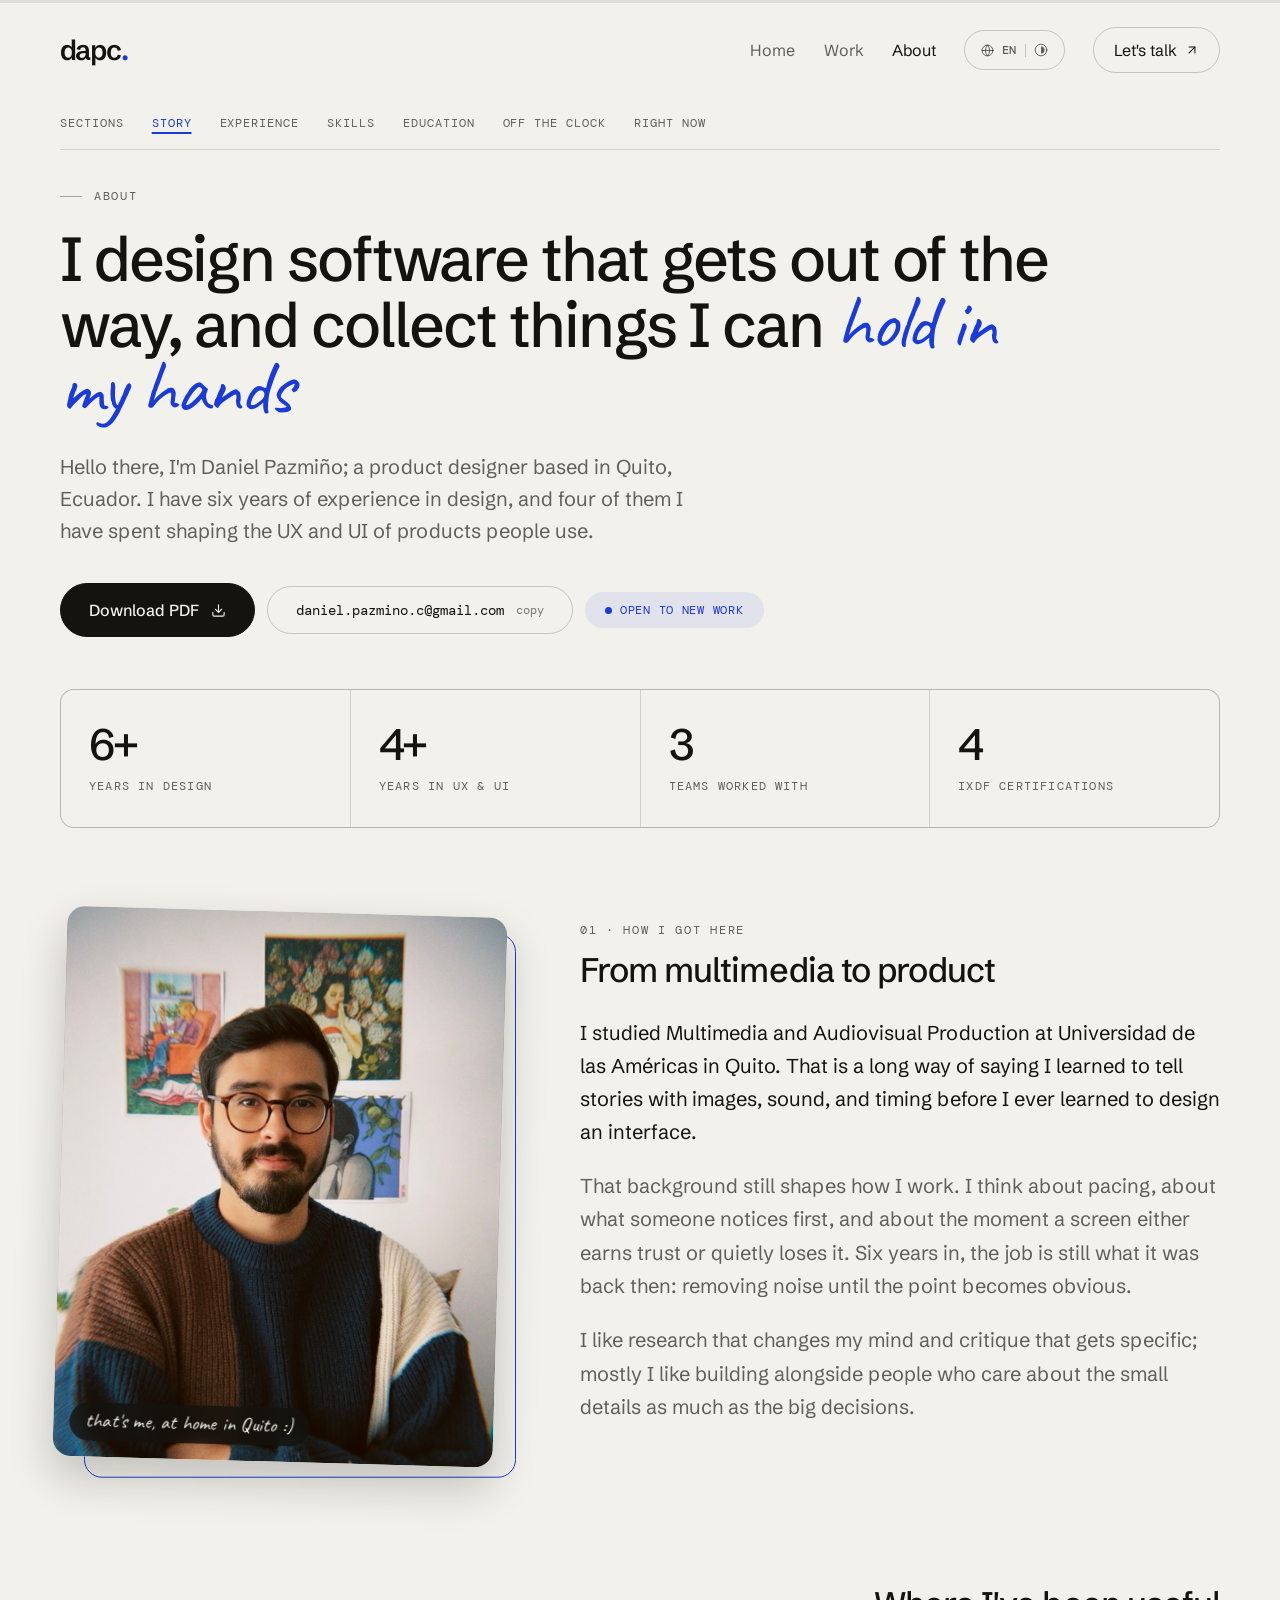
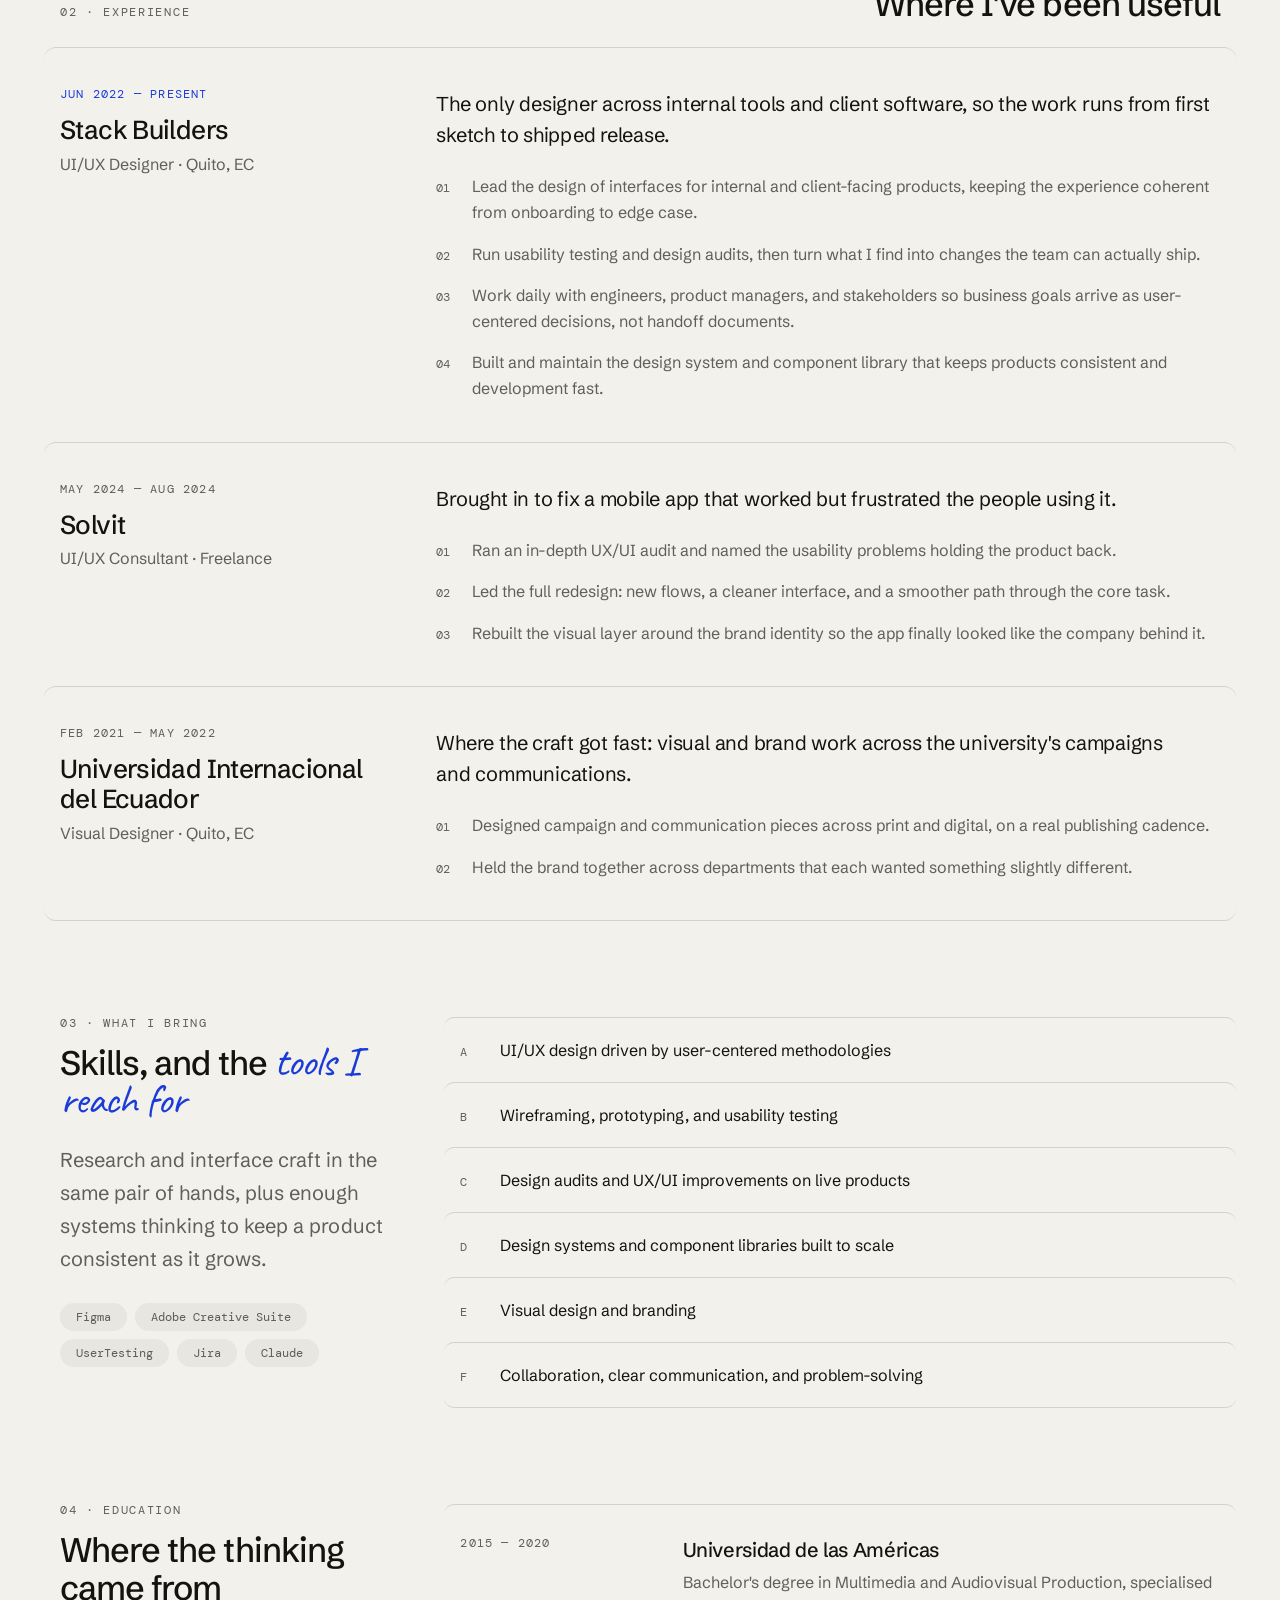
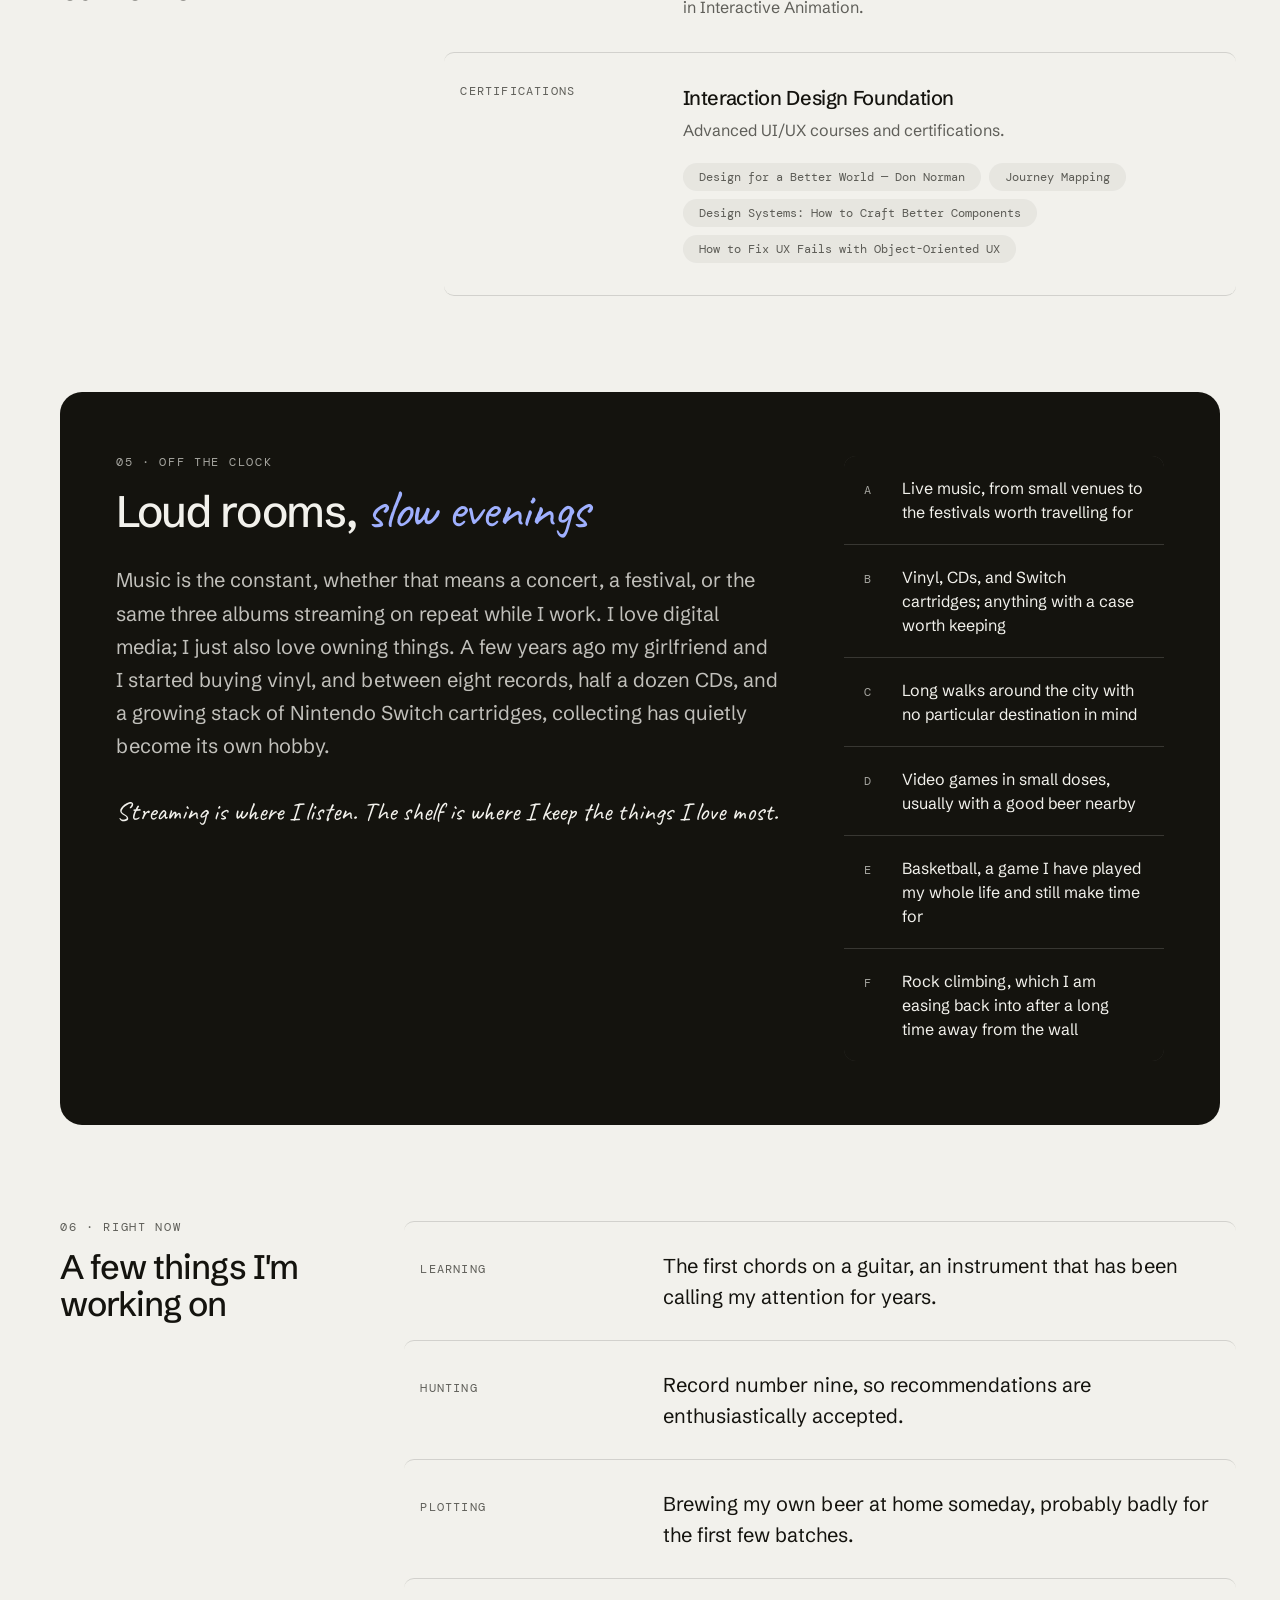
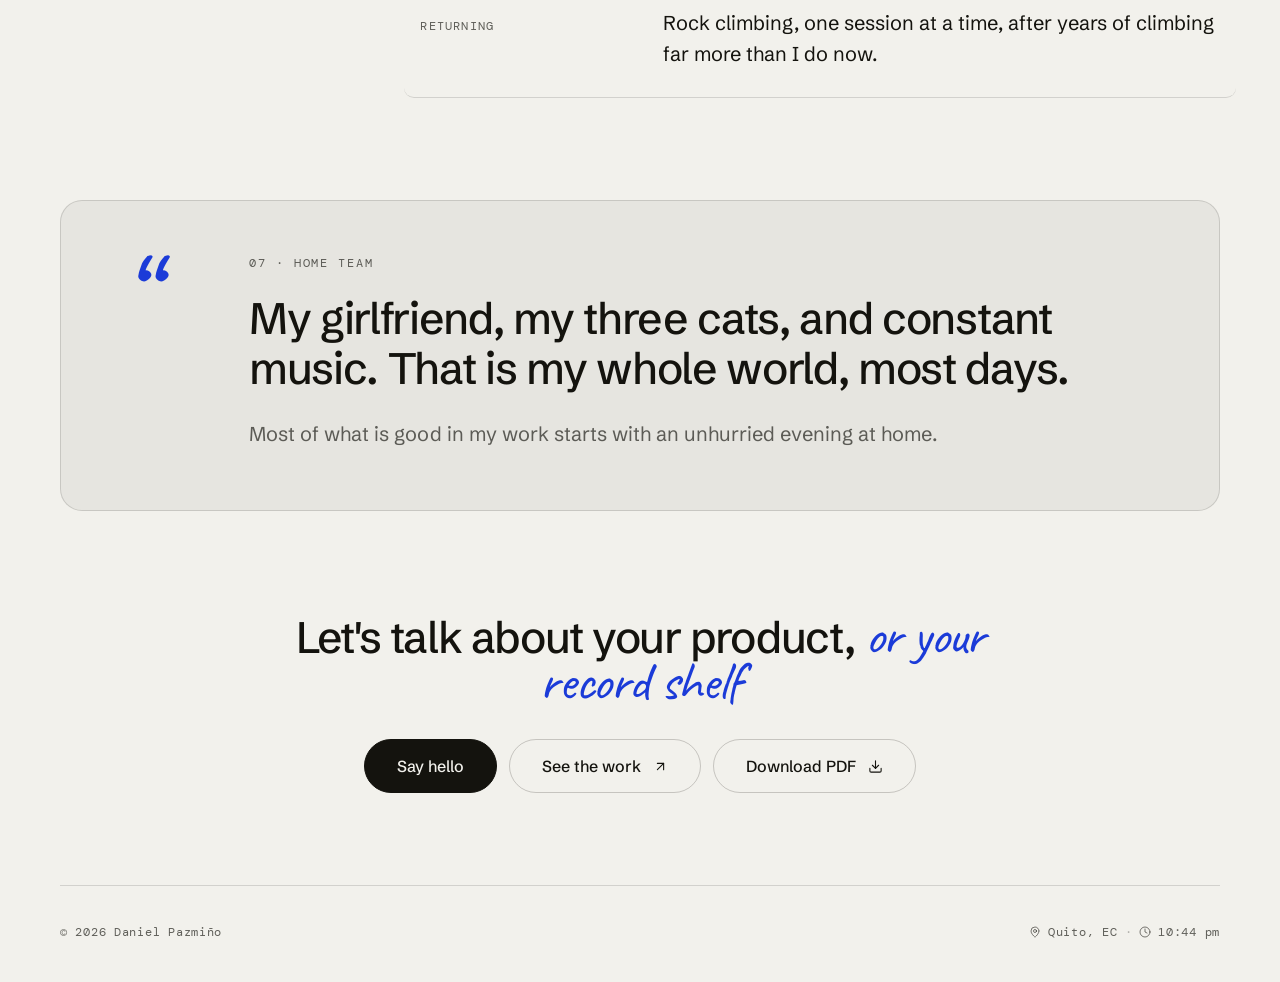
<file: about.html>
<!DOCTYPE html>
<html lang="en">
<head>
<meta charset="utf-8">
<meta name="viewport" content="width=device-width, initial-scale=1">
<!-- seo:start -->
<title>About — Daniel Pazmiño</title>
<meta name="description" content="From multimedia to product design: six years of work, the tools I reach for, and what I make away from a screen. Based in Quito, Ecuador.">
<link rel="canonical" href="about">
<meta name="author" content="Daniel Pazmiño">
<meta name="robots" content="index, follow, max-image-preview:large">
<meta name="theme-color" content="#F2F1EC" media="(prefers-color-scheme: light)">
<meta name="theme-color" content="#14130E" media="(prefers-color-scheme: dark)">
<meta property="og:type" content="website">
<meta property="og:site_name" content="Daniel Pazmiño">
<meta property="og:title" content="About Daniel Pazmiño">
<meta property="og:description" content="From multimedia to product design: six years of work, the tools I reach for, and what I make away from a screen. Based in Quito, Ecuador.">
<meta property="og:url" content="https://daamndaniel.github.io/portfolio/about">
<meta property="og:image" content="https://daamndaniel.github.io/portfolio/assets/og-share.jpg">
<meta property="og:image:width" content="1200">
<meta property="og:image:height" content="630">
<meta property="og:image:alt" content="Daniel Pazmiño">
<meta property="og:locale" content="en_US">
<meta property="og:locale:alternate" content="es_ES">
<meta name="twitter:card" content="summary_large_image">
<meta name="twitter:title" content="About Daniel Pazmiño">
<meta name="twitter:description" content="From multimedia to product design: six years of work, the tools I reach for, and what I make away from a screen. Based in Quito, Ecuador.">
<meta name="twitter:image" content="https://daamndaniel.github.io/portfolio/assets/og-share.jpg">
<meta name="twitter:image:alt" content="Daniel Pazmiño">
<script type="application/ld+json">{
  "@context": "https://schema.org",
  "@graph": [
    {
      "@type": "Person",
      "@id": "https://daamndaniel.github.io/portfolio/#daniel",
      "name": "Daniel Pazmiño",
      "jobTitle": "Product Designer",
      "url": "https://daamndaniel.github.io/portfolio/",
      "image": "https://daamndaniel.github.io/portfolio/assets/og-share.jpg",
      "sameAs": [
        "https://www.linkedin.com/in/daniel-pazmi%C3%B1o-c-8a5550158/"
      ],
      "address": {
        "@type": "PostalAddress",
        "addressLocality": "Quito",
        "addressCountry": "EC"
      },
      "knowsAbout": [
        "UX Design",
        "UI Design",
        "Design Systems",
        "UX Research",
        "Conversion Rate Optimization"
      ]
    },
    {
      "@type": "ProfilePage",
      "url": "https://daamndaniel.github.io/portfolio/about",
      "name": "About Daniel Pazmiño",
      "mainEntity": {
        "@id": "https://daamndaniel.github.io/portfolio/#daniel"
      }
    }
  ]
}</script>
<!-- seo:end -->

<script>window.__resources={};</script>
<script src="./support.js"></script>
</head>
<body>
<x-dc>
<helmet>
<link rel="preconnect" href="https://fonts.googleapis.com">
<link rel="preconnect" href="https://fonts.gstatic.com" crossorigin="">
<link href="https://fonts.googleapis.com/css2?family=Schibsted+Grotesk:wght@400;500;600&amp;family=Caveat:wght@500;600&amp;family=Kalnia:wght@400;500&amp;family=DM+Mono:wght@400;500&amp;display=swap" rel="stylesheet">
<style>
  body { margin: 0; background: #F2F1EC; font-family: 'Schibsted Grotesk', system-ui, sans-serif; -webkit-font-smoothing: antialiased; }
  a { color: inherit; text-decoration: none; }
  a:hover { color: inherit; opacity: .72; }
  @keyframes pulse { 0%, 100% { opacity: 1; transform: scale(1); } 50% { opacity: .35; transform: scale(.8); } }
  /* ===========================================================================
     RESPONSIVE FIXES — hand-added on top of a design-tool export
     ---------------------------------------------------------------------------
     The export ships ZERO @media queries: fluid clamp() typography was the only
     responsive mechanism, so every fixed-column grid stayed fixed on a phone and
     one auto-fit floor overflowed. Every rule below was measured in a real
     browser at 320 / 375 / 785 / 1425px on all five pages, and each one records
     the number it fixes so a future reader can re-check it.

     >>> RE-EXPORTING FROM THE DESIGN TOOL WILL DELETE THIS BLOCK. <<<
     Re-apply it with:   bash tools/apply-responsive-fixes.sh
     This file is the single source of truth; the script copies it into each
     page's <helmet> <style>. Edit here, never in the five HTML files.

     ---------------------------------------------------------------------------
     TWO TRAPS. Both were hit while writing this. Read before editing.

     1. SELECTORS MUST MATCH THE RENDERED DOM, NOT THE SOURCE BYTES.
        The runtime assigns inline styles through the CSSOM, so the live style
        attribute is RE-SERIALISED. `minmax(0,200px)` in the file becomes
        `minmax(0px, 200px)` in the DOM; `margin: 0 -16px` becomes
        `margin: 0px -16px`. An [style*="…"] selector written from the file
        matches NOTHING and fails SILENTLY — the worst outcome here. Always check
        a new selector with document.querySelectorAll() in the browser.

     2. NEVER PUT transform OR opacity IN AN !important RULE IN THIS FILE.
        The scroll-reveal observer unhides elements by writing those two
        properties INLINE. A stylesheet !important beats an inline write, so the
        page would stay permanently invisible.

     ---------------------------------------------------------------------------
     BREAKPOINTS (both derived, neither guessed)
       1023px  structures that only work at desktop width.
        640px  the phone tier: the exact width where clamp(32px, 5vw, 60px)
               reaches its 32px floor (5vw = 32px at 640px), i.e. where the
               fluid system stops adapting and fixed insets start to dominate.
     =========================================================================== */

  /* --- Fixes that are no-ops above the phone tier, so they need no breakpoint -- */

  /* Hero portrait drifted up to 387px right of the text gutter (h1 at l=35,
     portrait at l=430 @845px). `margin-left: auto` already computes to 0 while
     the hero is side-by-side — the text column's flex-grow:999 absorbs all free
     space — and only bites once flex-wrap stacks the portrait. Verified 0 at
     920px and 1425px, so forcing 0 changes nothing on desktop. */
  [style*="flex: 1 1 300px"][style*="margin-left: auto"] { margin-left: 0 !important; }

  /* auto-fit floor of 340px exceeded the 311px available at 375px, so the track
     rendered 340px inside a 311px box and clipped 29px of content. min() guards
     it and resolves to exactly 340px wherever 340px fits, so desktop is
     unchanged (verified "632px 632px 0px" at 1425px, same as before). */
  [style*="minmax(340px, 1fr)"] {
    grid-template-columns: repeat(auto-fit, minmax(min(100%, 340px), 1fr)) !important;
  }

  /* ===== ACCESSIBILITY =======================================================
     Findings from a measured audit (contrast ratios computed from composited
     colours in BOTH themes, not eyeballed). What already passed, recorded so it
     is not "fixed" later by mistake:
       full-strength ink text          16.44:1
       rgba(ink,.66) muted text         5.75:1 light / 7.63:1 dark  (AA, AAA dark)
       accent #1B3BD8 as link on cream  6.96:1   (dark theme uses #7E97FF, 8.6:1)
       nothing anywhere sets outline:none, so focus is not suppressed
       spacing is ~92% on a 4pt grid — coherent, left alone
     Note every selector below uses the NORMALISED colour form
     (`rgba(20, 19, 14, 0.07)`): the source bytes read `rgba(20,19,14,.07)` and
     match NOTHING in the DOM — see trap #1 at the top of this file. Verified
     against the rendered DOM, 2 and 1 matches respectively. ==================== */

  /* WCAG 1.4.3. The URL labels in the work-card mockups ("twilio.com/contact-sales",
     "stackbuilders.com") measured 3.25:1 against the 4.5:1 required — 8px text at
     rgba(ink,.5) on a 7% ink tint.

     These are miniature browser-chrome mockups drawn INSIDE the card screenshots,
     not site chrome, so they are deliberately theme-blind: their parent mockups are
     rgb(239,237,231) (light) regardless of the site theme, and the third card's
     mockup is dark (rgb(26,32,41)) with its own white-alpha pill that already
     measures 4.91:1 and is left alone.

     Two consequences for the fix, both learned the hard way:
       - The colour must stay a LITERAL rgba, NOT var(--inkrgb). Making it
         theme-aware turned the text cream on a light mockup in dark theme and made
         the ratio WORSE — 1.15:1. Measured, not hypothetical.
       - The 8px size stays. It is a scaled-down browser bar in a 16px-tall pill;
         enlarging the type distorts the mockup it is imitating.
     Raising the alpha alone to .75 takes it to ~6.4:1 in both themes. */
  [style*="rgba(20, 19, 14, 0.07)"][style*="height: 16px"] {
    color: rgba(20, 19, 14, .75) !important;
  }

  /* WCAG 1.4.3. The photo sticker sets cream text on a 55%-opacity dark pill over
     a photograph — measured 4.38:1, just under. Because the backdrop is an image
     the ratio is not fully controllable, so raise the pill alpha until the pill
     itself dominates: at .78 it lands around 13:1 whatever the photo does. */
  [style*="rgba(20, 19, 14, 0.55)"] {
    background: rgba(20, 19, 14, .78) !important;
  }

  /* WCAG 1.4.3, HOVER STATE. `a:hover { opacity: .72 }` (page line 20) MULTIPLIES
     into whatever alpha the link already has, because opacity composites the whole
     element a second time. A link coloured rgba(ink,.66) therefore hovers at an
     effective .66 x .72 = .4752, which measures 3.16:1 in light and 4.48:1 in dark
     — both under 4.5:1. The criterion applies to hover, not just to rest, and this
     hits ~37 anchors: every chapter-nav link, the back-links, and the mini-card
     wrappers. Same arithmetic ruins the footer middot, which nests opacity .45
     inside .66 text for an effective .297 => 1.94:1.

     Fix by expressing hover as COLOUR instead of transparency, which is what the
     export's own `style-hover` attributes already do everywhere else. Result:
     6.97:1 light / 6.87:1 dark.

     Note the deliberate absence of !important. This block is injected into the SAME
     <style> element as the `a:hover` rule and lands AFTER it (verified: rule at
     offset ~1096, this block at ~1648, both inside one <style>), so equal
     specificity wins on source order. That matters — an !important on `opacity`
     would violate trap #2 above and break the scroll-reveal observer. */
  a:hover { opacity: 1; }
  a[data-chapter-link]:hover,
  a[data-mini-card]:hover,
  a[data-case-card]:hover,
  a[data-next-item]:hover { color: var(--acc, #1B3BD8); }

  /* WCAG 1.4.11 Non-text Contrast. The card / mini-card "open case study" arrow
     icons are also written by JS on mouseenter and mouseleave
     (`arrow.style.color = …`, 18 sites), and an inline write beats the style
     attribute — so raising the alpha in the markup alone was not enough.
     On the dark "next case" card the arrow was computing to the FALLBACK ink,
     rgba(20,19,14,.55) over an rgb(20,19,14) card: exactly 1.00:1, i.e. perfectly
     invisible. PROVEN by probe — the identical declaration on a sibling element in
     the same subtree resolves to cream correctly, so the custom property is fine
     and the stale inline value was the whole problem.
     !important on `color` is the only thing that outranks it. It deliberately does
     NOT touch `transform`, which those same handlers animate for the hover lift.
     Resulting ratios: 3.97:1 light, 5.60:1 dark — both clear the 3:1 that 1.4.11
     asks of a meaningful icon. */
  [data-card-arrow], [data-mini-arrow] {
    color: rgba(var(--inkrgb, 20,19,14), .55) !important;
  }

  /* WCAG 2.2 SC 2.4.11 Focus Appearance. Focus is already VISIBLE — the UA ring
     shows (verified by real Tab-key focus: outline-style auto, :focus-visible
     matching), so 2.4.7 passes. But that ring is 1px, under the 2px minimum
     perimeter 2.4.11 asks for. The accent measures 6.96:1 on cream and 8.6:1 in
     dark, so it is a safe indicator colour in both themes. */
  :focus-visible {
    outline: 2px solid var(--acc, #1B3BD8) !important;
    outline-offset: 2px !important;
  }

  /* prefers-reduced-motion. 20-33 elements per page animate on scroll, plus
     marquee / spin / scan / bob loops. A "calm" path ALREADY EXISTS in the page
     script — it zeroes --spin/--mq/--scan/--bob — but it is wired to a manual
     design-tool prop that defaults to false, so the OS preference was ignored
     entirely. This reuses those same variables and neutralises durations.

     Sets DURATIONS ONLY, never transform or opacity. The scroll-reveal observer
     unhides elements by writing those two properties inline; an !important here
     would beat it and leave the page permanently blank (see trap #2). With a
     near-zero transition duration the reveal still runs — it just lands instantly,
     which is exactly what a reduced-motion user wants. */
  @media (prefers-reduced-motion: reduce) {
    :root, [data-theme-root] {
      --spin: 0s !important;
      --mq: 0s !important;
      --scan: 0s !important;
      --bob: 0s !important;
    }
    *, *::before, *::after {
      animation-duration: .001s !important;
      animation-iteration-count: 1 !important;
      transition-duration: .001s !important;
    }
    html { scroll-behavior: auto !important; }
  }

  /* WCAG 1.4.1 Use of Color. All four toggle groups signalled the selected item by
     colour alone. Measured separation between selected and unselected was 1.22:1 in
     light and 1.10:1 in dark — two near-equiluminant hues, so to anyone with a
     colour-vision deficiency the groups read as having nothing selected at all.
     tools/a11y-controls.js mirrors the page's own state onto aria-pressed /
     aria-current; these rules give each of them a cue that does not depend on hue.

     Note the !important on the tab rule and its absence on the others: show() writes
     `b.style.boxShadow = 'none'` inline on every tab button, so that one has to
     outrank an inline style. The rail only has the global `a { text-decoration:
     none }` to beat, which an attribute selector already outranks on specificity. */
  [data-tab-btn][aria-pressed="true"] {
    box-shadow: inset 3px 0 0 var(--acc, #1B3BD8) !important;
  }
  [data-chapter-link][aria-current="true"] {
    text-decoration: underline;
    text-decoration-thickness: 2px;
    text-underline-offset: 5px;
  }
  /* A pseudo-element, deliberately: applyLang() walks TEXT nodes, so generated
     content is invisible to it and cannot break the translation lookup — which
     matches on exact strings and would miss "English ✓". */
  [data-lang-btn][aria-pressed="true"]::after,
  [data-theme-btn][aria-pressed="true"]::after {
    content: ' ✓';
    font-weight: 600;
  }

  /* WCAG 2.4.7 for the slider, which a11y-controls.js just made focusable. A wider
     ring than the global 2px because the widget is a large image region and a thin
     line on photography is easy to lose. */
  [data-compare]:focus-visible {
    outline: 3px solid var(--acc, #1B3BD8) !important;
    outline-offset: 3px !important;
  }

  /* mobile-menu.js appends the hamburger toggle to the header on every page. It is
     only meaningful in the phone tier, where the sticky bar collapses the nav, so
     hide it everywhere else. Declared here (outside any media query) so desktop is
     covered even though the button exists in the DOM at all widths. */
  [data-menu-toggle] { display: none; }

  /* The before/after comparison sliders set `touch-action: none` and call
     setPointerCapture unconditionally on pointerdown, so on any touch screen a
     vertical swipe starting inside the widget dragged the handle instead of
     scrolling the page. `pan-y` returns vertical panning to the browser while
     still delivering horizontal drags; the existing pointercancel handler
     already resets state, so no JS change is needed. Deliberately NOT inside a
     media query — touch-action does not affect mouse drags, and touch tablets
     above 640px need this too. */
  [data-compare] { touch-action: pan-y !important; }

  /* --- Structures that require desktop width ---------------------------------- */

  @media (max-width: 1023px) {
    /* Case-study rail + content + aside. The CENTRE column — the actual content —
       computed 42px at 375px, went negative below 600px, and reached only 160px
       at 768px. Usable again at 1024px (416px), which is where this tier ends.
       Both spellings are listed on purpose: the second is the source-byte form,
       which currently matches nothing because of trap #1 above, and is kept only
       so the rule survives if the runtime ever stops re-serialising. */
    [style*="minmax(0px, 200px) 1fr minmax(0px, 280px)"],
    [style*="minmax(0,200px) 1fr minmax(0,280px)"] {
      grid-template-columns: 1fr !important;
    }
  }

  /* --- Phone tier -------------------------------------------------------------- */

  @media (max-width: 640px) {

    /* STICKY BAR + HAMBURGER.  Bar: [logo ......... Let's talk ☰]
                               Panel: Home / Work / About / EN+theme pill

       WHY. The case studies run 4,000-17,000px tall, so reaching the nav meant
       scrolling all the way back up. A sticky header fixes that — but the previous
       two-row header was ~140px, i.e. 17% of an 812px phone, too much to freeze
       on screen. Collapsing the three page links and the prefs pill behind a
       toggle brings the bar to one row, which is what makes sticky affordable.
       The two changes are therefore coupled, not independent.

       The "Let's talk" CTA deliberately stays IN the bar rather than in the panel.
       It is the one conversion action on the site, and it fits: logo 53 + CTA 128
       + toggle 44 + gaps = 249px of the 311px available at 375px. Only secondary
       navigation is hidden, which is the part a hamburger should hide.

       Desktop keeps the full visible nav — hiding three links behind a tap
       measurably reduces engagement, and above 640px there is room for them. So
       none of this applies above the phone tier.

       `display: contents` drops the <nav> box so its children become direct flex
       items of the header, which is what lets CSS `order` split them into a bar
       group and a panel group without moving a single node in the DOM. Avoiding
       DOM surgery matters here: the tree is React-rendered, and reparenting nodes
       risks them being reconciled back. (A JS-*appended* node is safe — verified
       it survives both a prefs-dropdown open and a language switch.)
       VERIFIED the <nav> landmark survives display:contents in the accessibility
       tree; the old Chrome/Safari semantics bug is fixed in Chrome 89+/Safari 15.4+. */

    /* The header pins just under the 3px scroll-progress bar (top:0, z 6 on index
       / 30 elsewhere). z 25 keeps it above the chapter rail (z 20).

       WHY fixed AND NOT sticky. `position: sticky` was tried first and only sticks
       within its own parent's box — measured 1452px here, so the header released
       right after the hero and scrolled away, which is the exact problem this is
       meant to solve on 4,000-17,000px case studies. The header's parent is a
       max-width wrapper, not a page-height one, and making a higher ancestor
       sticky would pin the hero too. fixed is the only option that survives the
       whole page; mobile-menu.js pays for the lost flow space by setting
       padding-top on that parent (and re-applies it on every ResizeObserver tick,
       so it self-heals if React ever resets the inline style). */
    [style*="justify-content: space-between"][style*="padding: clamp(20px, 5vw, 28px)"],
    [style*="justify-content: space-between"][style*="padding: 24px 0"] {
      position: fixed !important;
      top: 3px !important;
      left: 0 !important;
      right: 0 !important;
      z-index: 25 !important;
      background: var(--pg, #F2F1EC) !important;
    }

    /* Replace the flow space the fixed header gave up, or the hero would slide up
       underneath it. mobile-menu.js tags the correct parent with
       [data-hdr-parent] and publishes the closed bar height as --hdr-h; doing the
       padding here rather than as an inline style write means it simply stops
       applying above 640px instead of needing to be cleared (an inline write that
       missed its clearing resize event left a stale 94px gap on desktop). */
    [data-hdr-parent] { padding-top: var(--hdr-h, 84px) !important; }

    /* Going fixed lifts the header out of its parent, so it also escapes that
       parent's `padding: 0 clamp(32px, 5vw, 60px)` — which is where the four
       case-study headers got their gutter from (their own padding is `24px 0`,
       i.e. none horizontally). Without this the logo would sit against the screen
       edge. index.html already carries its own horizontal padding, so it is not
       in this rule. */
    [style*="justify-content: space-between"][style*="padding: 24px 0"] {
      padding-left: clamp(32px, 5vw, 60px) !important;
      padding-right: clamp(32px, 5vw, 60px) !important;
    }

    /* About and the three case studies have a chapter rail that ALSO sticks at
       top:3px and would end up underneath the header. Push it below, using the
       closed bar height that mobile-menu.js measures and publishes as --hdr-h.
       This selector matches exactly one element on those four pages and none on
       index (which has no rail) — verified. */
    [style*="position: sticky"][style*="top: 3px"] {
      top: calc(3px + var(--hdr-h, 84px)) !important;
    }

    nav { display: contents !important; }

    /* BAR group: logo stays in flow, the mailto CTA takes the free space to its
       left so it and the toggle sit together at the right edge. */
    nav > a[href^="mailto:"] { order: 0 !important; margin-left: auto !important; }
    [data-menu-toggle] { order: 0 !important; }

    /* PANEL group: flex-basis 100% puts each item on its own line below the bar,
       so no explicit line-break element is needed. Hidden until the header is
       marked open. `a:not([href^="mailto:"])` is what separates the three page
       links from the CTA — verified the CTA is the only mailto link in the nav on
       all five pages. */
    nav > a:not([href^="mailto:"]),
    nav > [data-prefs] {
      order: 1 !important;
      flex-basis: 100% !important;
      display: none !important;
    }
    [data-menu="open"] nav > a:not([href^="mailto:"]) {
      display: block !important;
      padding: 12px 0 !important;
    }
    [data-menu="open"] nav > [data-prefs] {
      display: flex !important;
      padding: 6px 0 14px !important;
    }

    /* The toggle: 44px tap target, three bars that cross into an X when open. */
    [data-menu-toggle] {
      display: inline-flex;
      width: 44px; height: 44px; padding: 0;
      flex-direction: column; align-items: center; justify-content: center; gap: 5px;
      appearance: none; -webkit-appearance: none;
      background: none; cursor: pointer;
      color: var(--ink, #14130E);
      border: 1px solid rgba(var(--inkrgb, 20,19,14),.2);
      border-radius: 999px;
    }
    [data-menu-toggle] span {
      display: block; width: 18px; height: 1.5px; border-radius: 2px;
      background: currentColor;
      transition: transform .2s ease, opacity .2s ease;
    }
    [data-menu="open"] [data-menu-toggle] span:nth-child(1) { transform: translateY(6.5px) rotate(45deg); }
    [data-menu="open"] [data-menu-toggle] span:nth-child(2) { opacity: 0; }
    [data-menu="open"] [data-menu-toggle] span:nth-child(3) { transform: translateY(-6.5px) rotate(-45deg); }

    /* Hero stats strip: the third item carries `margin-left: auto; text-align:
       right` so the discipline tags sit flush right in the desktop row. Once the
       strip wraps to stacked lines that reads as an indent against the two
       left-aligned lines above it. All three now start at x=32. */
    [style*="flex: 1 1 220px"][style*="text-align: right"] {
      margin-left: 0 !important;
      text-align: left !important;
    }

    /* Work-card metric tiles were 93px per tile at 375px. Reflow to fit. */
    [style*="grid-template-columns: repeat(3, 1fr)"] {
      grid-template-columns: repeat(auto-fit, minmax(min(100%, 132px), 1fr)) !important;
    }

    /* The one genuine 2-column content pair (163px columns, overflowing).
       Targets `gap: 1px` ON PURPOSE: 10 of the 11 `1fr 1fr` grids in this site
       are the language/theme toggle pairs, which use `gap: 2px` and MUST stay
       side by side. A blanket "collapse all 1fr 1fr" rule would break all ten. */
    [style*="grid-template-columns: 1fr 1fr; gap: 1px"] {
      grid-template-columns: 1fr !important;
    }

    /* Case-study hero meta row is flex-wrap:nowrap, which crushed the status pill
       until "In implementation" wrapped to 3 line-heights inside a 40px
       single-line rounded pill. The :not([style*="padding"]) is load-bearing: the
       six friction rows on judged-sports share the same three leading
       declarations and differ only by `padding: 20px 24px`, and they are
       intentionally nowrap. Substring alone matches 7 elements; this matches 1. */
    [style*="display: flex; align-items: center; gap: 16px"]:not([style*="padding"]) {
      flex-wrap: wrap !important;
    }

    /* 34 list rows carry `margin: 0 -16px` with a compensating `padding: <v> 16px`,
       so their border-top divider and hover fill sat 16px OUTSIDE the page gutter
       while every heading and paragraph sat on it. At 360px the row box spanned
       16 -> 344 while all text sat at x=32, putting the divider at half the text
       inset. Zeroing the margin and the matching horizontal padding is
       text-neutral by construction (-16 + 16 = 0 either way). Above 640px the
       gutter grows and the same overhang reads as a deliberate bleed, so desktop
       keeps it. */
    [data-result-row], [data-principle], [data-next-item] {
      margin-left: 0 !important;
      margin-right: 0 !important;
      padding-left: 0 !important;
      padding-right: 0 !important;
    }

    /* Stacked button pairs shared a left edge but had different intrinsic widths
       (hero 192 vs 241; About 196 vs 317), leaving ragged right edges. Equal full
       width lines both edges up. Covers the hero pair (16px 28px) and every
       footer pair (16px 32px) on all five pages, and incidentally contains
       About's email button, which rendered 317px inside a 311px column. */
    [style*="padding: 16px 28px"],
    [style*="padding: 16px 32px"] {
      width: 100% !important;
      justify-content: center !important;
    }
  }
</style>
</helmet>

<div data-theme-root="" style="min-height: 100vh; background: var(--pg, #F2F1EC); color: var(--ink, #14130E); font-family: 'Schibsted Grotesk', system-ui, sans-serif;">

  <div style="position: sticky; top: 0; z-index: 30; height: 3px; background: rgba(var(--inkrgb, 20,19,14),.08);"><div data-progress-bar="" style="height: 100%; width: 0%; background: var(--acc, #1B3BD8);"></div></div>

  <div style="max-width: 1280px; margin: 0 auto; padding: 0 clamp(32px, 5vw, 60px);">
    <div style="display: flex; align-items: center; justify-content: space-between; padding: 24px 0; flex-wrap: wrap; gap: 12px;">
      <a href="./" style="display: inline-flex; align-items: baseline; padding: 8px 0; font-size: clamp(22px, 2.2vw, 28px); font-weight: 600; letter-spacing: -.055em; line-height: 1;">
        <span>dapc</span><span style="color: var(--acc, #1B3BD8);">.</span>
      </a>
      <nav style="display: flex; align-items: center; gap: clamp(16px, 2.2vw, 32px); flex-wrap: wrap; row-gap: 8px; font-size: 16px; color: rgba(var(--inkrgb, 20,19,14),.66);">
        <a href="./" style="padding: 12px 0; transition: color .18s ease;" style-hover="color: var(--acc, #1B3BD8);">Home</a>
        <a href="./" style="padding: 12px 0; transition: color .18s ease;" style-hover="color: var(--acc, #1B3BD8);">Work</a>
        <a href="about" style="padding: 12px 0; color: var(--ink, #14130E);">About</a>

        <div data-prefs="" style="position: relative;">
          <button data-prefs-btn="" aria-label="Language and theme" aria-expanded="false" style="display: inline-flex; align-items: center; gap: 8px; padding: 12px 16px; border: 1px solid rgba(var(--inkrgb, 20,19,14),.2); border-radius: 999px; background: transparent; color: inherit; font: 500 12px/1 'DM Mono', monospace; letter-spacing: .04em; cursor: pointer; transition: border-color .2s ease;">
            <svg viewBox="0 0 24 24" width="13" height="13" fill="none" stroke="currentColor" aria-hidden="true" style="display: block; flex: 0 0 auto; stroke-width: 1.75; stroke-linecap: round; stroke-linejoin: round;"><circle cx="12" cy="12" r="10"></circle><path d="M2 12h20"></path><path d="M12 2a14.5 14.5 0 0 0 0 20 14.5 14.5 0 0 0 0-20"></path></svg><span data-prefs-lang="">EN</span>
            <span style="width: 1px; height: 13px; background: rgba(var(--inkrgb, 20,19,14),.2);"></span>
            <svg viewBox="0 0 24 24" width="14" height="14" fill="none" stroke="currentColor" aria-hidden="true" style="display: block; flex: 0 0 auto; stroke-width: 1.6; stroke-linecap: round; stroke-linejoin: round;"><circle cx="12" cy="12" r="10"></circle><path d="M12 18a6 6 0 0 0 0-12v12z" fill="currentColor" stroke="none"></path></svg>
          </button>
          <div data-prefs-panel="" style="position: absolute; top: calc(100% + 12px); right: 0; width: 236px; padding: 20px; border-radius: 16px; border: 1px solid rgba(var(--inkrgb, 20,19,14),.14); background: var(--pg, #F2F1EC); box-shadow: 0 22px 48px rgba(0,0,0,.18); opacity: 0; visibility: hidden; transform: translateY(-6px); transition: opacity .2s ease, transform .2s ease, visibility .2s; z-index: 40; display: flex; flex-direction: column; gap: 16px; text-align: left;">
            <div>
              <div style="font: 400 12px/1 'DM Mono', monospace; letter-spacing: .14em; text-transform: uppercase; color: rgba(var(--inkrgb, 20,19,14),.66); margin-bottom: 8px;">Language</div>
              <div style="display: grid; grid-template-columns: 1fr 1fr; gap: 2px; padding: 4px; border-radius: 999px; border: 1px solid rgba(var(--inkrgb, 20,19,14),.14);">
                <button data-lang-btn="en" style="padding: 12px 0; border: 0; border-radius: 999px; background: transparent; color: rgba(var(--inkrgb, 20,19,14),.66); font: 500 12px/1 'DM Mono', monospace; letter-spacing: .03em; cursor: pointer;">English</button>
                <button data-lang-btn="es" style="padding: 12px 0; border: 0; border-radius: 999px; background: transparent; color: rgba(var(--inkrgb, 20,19,14),.66); font: 500 12px/1 'DM Mono', monospace; letter-spacing: .03em; cursor: pointer;">Español</button>
              </div>
            </div>
            <div>
              <div style="font: 400 12px/1 'DM Mono', monospace; letter-spacing: .14em; text-transform: uppercase; color: rgba(var(--inkrgb, 20,19,14),.66); margin-bottom: 8px;">Theme</div>
              <div style="display: grid; grid-template-columns: 1fr 1fr; gap: 2px; padding: 4px; border-radius: 999px; border: 1px solid rgba(var(--inkrgb, 20,19,14),.14);">
                <button data-theme-btn="light" style="padding: 12px 0; border: 0; border-radius: 999px; background: transparent; color: rgba(var(--inkrgb, 20,19,14),.66); font: 500 12px/1 'DM Mono', monospace; letter-spacing: .03em; cursor: pointer; display: inline-flex; align-items: center; justify-content: center; gap: 6px;"><svg viewBox="0 0 24 24" width="13" height="13" fill="none" stroke="currentColor" aria-hidden="true" style="display: block; flex: 0 0 auto; stroke-width: 1.6; stroke-linecap: round; stroke-linejoin: round;"><circle cx="12" cy="12" r="4"></circle><path d="M12 2v2"></path><path d="M12 20v2"></path><path d="m4.93 4.93 1.41 1.41"></path><path d="m17.66 17.66 1.41 1.41"></path><path d="M2 12h2"></path><path d="M20 12h2"></path><path d="m6.34 17.66-1.41 1.41"></path><path d="m19.07 4.93-1.41 1.41"></path></svg>Light</button>
                <button data-theme-btn="dark" style="padding: 12px 0; border: 0; border-radius: 999px; background: transparent; color: rgba(var(--inkrgb, 20,19,14),.66); font: 500 12px/1 'DM Mono', monospace; letter-spacing: .03em; cursor: pointer; display: inline-flex; align-items: center; justify-content: center; gap: 6px;"><svg viewBox="0 0 24 24" width="13" height="13" fill="none" stroke="currentColor" aria-hidden="true" style="display: block; flex: 0 0 auto; stroke-width: 1.6; stroke-linecap: round; stroke-linejoin: round;"><path d="M12 3a6 6 0 0 0 9 9 9 9 0 1 1-9-9"></path></svg>Dark</button>
              </div>
            </div>
          </div>
        </div>
        <a href="mailto:daniel.pazmino.c@gmail.com" style="display: inline-flex; align-items: center; gap: 8px; padding: 12px 20px; border-radius: 999px; border: 1px solid rgba(var(--inkrgb, 20,19,14),.2); color: var(--ink, #14130E); font-size: 16px; transition: background .2s ease, color .2s ease, border-color .2s ease;" style-hover="background: var(--ink, #14130E); color: var(--pg, #F2F1EC); border-color: var(--ink, #14130E);">Let's talk <svg viewBox="0 0 24 24" width="14" height="14" fill="none" stroke="currentColor" aria-hidden="true" style="display: block; flex: 0 0 auto; stroke-width: 1.75; stroke-linecap: round; stroke-linejoin: round;"><path d="M7 17 17 7"></path><path d="M7 7h10v10"></path></svg></a>
      </nav>
    </div>

    <div style="position: sticky; top: 3px; z-index: 20; background: var(--pg, #F2F1EC); border-bottom: 1px solid rgba(var(--inkrgb, 20,19,14),.14);">
      <div style="display: flex; align-items: center; gap: 28px; height: 52px; font: 400 12px/1 'DM Mono', monospace; overflow-x: auto; white-space: nowrap; scrollbar-width: none; letter-spacing: .08em; text-transform: uppercase;">
        <span style="color: rgba(var(--inkrgb, 20,19,14),.66);">Sections</span>
        <a href="#story" data-chapter-link="story" style="padding: 12px 0; color: rgba(var(--inkrgb, 20,19,14),.66); transition: color .2s ease;">Story</a>
        <a href="#experience" data-chapter-link="experience" style="padding: 12px 0; color: rgba(var(--inkrgb, 20,19,14),.66); transition: color .2s ease;">Experience</a>
        <a href="#skills" data-chapter-link="skills" style="padding: 12px 0; color: rgba(var(--inkrgb, 20,19,14),.66); transition: color .2s ease;">Skills</a>
        <a href="#education" data-chapter-link="education" style="padding: 12px 0; color: rgba(var(--inkrgb, 20,19,14),.66); transition: color .2s ease;">Education</a>
        <a href="#offclock" data-chapter-link="offclock" style="padding: 12px 0; color: rgba(var(--inkrgb, 20,19,14),.66); transition: color .2s ease;">Off the clock</a>
        <a href="#now" data-chapter-link="now" style="padding: 12px 0; color: rgba(var(--inkrgb, 20,19,14),.66); transition: color .2s ease;">Right now</a>
      </div>
    </div>

    <div style="padding: clamp(20px, 5vw, 40px) 0 0;">
      <div data-reveal="" style="opacity: 0; transform: translateY(20px); transition: opacity .9s cubic-bezier(.2,.7,.2,1), transform .9s cubic-bezier(.2,.7,.2,1); display: flex; align-items: center; gap: 12px; font: 400 12px/1 'DM Mono', monospace; letter-spacing: .14em; text-transform: uppercase; color: rgba(var(--inkrgb, 20,19,14),.66);"><span style="width: 22px; height: 1px; background: rgba(var(--inkrgb, 20,19,14),.35);"></span>About</div>

      <h1 data-reveal="" data-reveal-delay="80" style="opacity: 0; transform: translateY(20px); transition: opacity .9s cubic-bezier(.2,.7,.2,1), transform .9s cubic-bezier(.2,.7,.2,1); margin: 24px 0 0; font-size: clamp(34px, 6vw, 62px); font-weight: 500; line-height: 1.06; letter-spacing: -.034em; text-wrap: pretty; max-width: 1020px;">I design software that gets out of the way, and collect things I can <span style="font-family: var(--accent-face, 'Caveat', cursive); font-style: var(--accent-style, normal); font-size: var(--accent-size, 1em); line-height: var(--accent-lh, 1); font-weight: 400; color: var(--acc, #1B3BD8);">hold in my hands</span></h1>

      <p data-reveal="" data-reveal-delay="140" style="opacity: 0; transform: translateY(20px); transition: opacity .9s cubic-bezier(.2,.7,.2,1), transform .9s cubic-bezier(.2,.7,.2,1); margin: 28px 0 0; max-width: 660px; font-size: clamp(16px, 1.8vw, 20px); line-height: 1.6; color: rgba(var(--inkrgb, 20,19,14),.66); text-wrap: pretty;">Hello there, I'm Daniel Pazmiño; a product designer based in Quito, Ecuador. I have six years of experience in design, and four of them I have spent shaping the UX and UI of products people use.</p>

      <div data-reveal="" data-reveal-delay="180" style="opacity: 0; transform: translateY(20px); transition: opacity .9s cubic-bezier(.2,.7,.2,1), transform .9s cubic-bezier(.2,.7,.2,1); display: flex; flex-wrap: wrap; align-items: center; gap: 12px; margin-top: 36px;">
        <a href="uploads/CV%20DAPC%202025.pdf" target="_blank" rel="noopener" data-magnetic="" style="display: inline-flex; align-items: center; gap: 12px; padding: 16px 28px; border: 1px solid var(--ink, #14130E); border-radius: 999px; background: var(--ink, #14130E); color: var(--pg, #F2F1EC); font-size: 16px; font-weight: 500; transition: background .2s ease, border-color .2s ease;" style-hover="background: var(--acc, #1B3BD8); border-color: var(--acc, #1B3BD8);">Download PDF <svg viewBox="0 0 24 24" width="15" height="15" fill="none" stroke="currentColor" aria-hidden="true" style="display: block; flex: 0 0 auto; stroke-width: 1.75; stroke-linecap: round; stroke-linejoin: round;"><path d="M21 15v4a2 2 0 0 1-2 2H5a2 2 0 0 1-2-2v-4"></path><path d="m7 10 5 5 5-5"></path><path d="M12 15V3"></path></svg></a>
        <button data-copy="daniel.pazmino.c@gmail.com" style="display: inline-flex; align-items: center; gap: 12px; padding: 16px 28px; border: 1px solid rgba(var(--inkrgb, 20,19,14),.2); border-radius: 999px; background: transparent; color: inherit; font: 400 14px/1 'DM Mono', monospace; cursor: pointer; transition: border-color .2s ease;" style-hover="border-color: var(--ink, #14130E);"><span data-copy-label="">daniel.pazmino.c@gmail.com</span> <span style="font-size: 12px; opacity: .55;">copy</span></button>
        <span data-available="" style="display: inline-flex; align-items: center; gap: 8px; padding: 12px 20px; border-radius: 999px; background: rgba(var(--accrgb, 27,59,216),.08); font: 400 12px/1 'DM Mono', monospace; letter-spacing: .06em; text-transform: uppercase; color: var(--acc, #1B3BD8);"><span style="width: 7px; height: 7px; border-radius: 999px; background: currentColor; animation: pulse 2.4s ease-in-out infinite;"></span>Open to new work</span>
      </div>

      <div data-reveal="" data-reveal-delay="200" style="opacity: 0; transform: translateY(20px); transition: opacity .9s cubic-bezier(.2,.7,.2,1), transform .9s cubic-bezier(.2,.7,.2,1); display: grid; grid-template-columns: repeat(auto-fit, minmax(min(100%, 150px), 1fr)); gap: 1px; margin-top: clamp(28px, 5vw, 52px); background: rgba(var(--inkrgb, 20,19,14),.14); border: 1px solid rgba(var(--inkrgb, 20,19,14),.14); border-radius: 14px; overflow: hidden;">
        <div data-metric="" style="padding: 32px 28px; background: var(--pg, #F2F1EC); transition: background-color .3s ease;">
          <div data-count="6+" style="font-size: clamp(28px, 4.2vw, 44px); font-weight: 500; letter-spacing: -.035em; line-height: 1;">6+</div>
          <div style="margin-top: 12px; font: 400 12px/1.4 'DM Mono', monospace; letter-spacing: .1em; text-transform: uppercase; color: rgba(var(--inkrgb, 20,19,14),.66);">Years in design</div>
        </div>
        <div data-metric="" style="padding: 32px 28px; background: var(--pg, #F2F1EC); transition: background-color .3s ease;">
          <div data-count="4+" style="font-size: clamp(28px, 4.2vw, 44px); font-weight: 500; letter-spacing: -.035em; line-height: 1;">4+</div>
          <div style="margin-top: 12px; font: 400 12px/1.4 'DM Mono', monospace; letter-spacing: .1em; text-transform: uppercase; color: rgba(var(--inkrgb, 20,19,14),.66);">Years in UX &amp; UI</div>
        </div>
        <div data-metric="" style="padding: 32px 28px; background: var(--pg, #F2F1EC); transition: background-color .3s ease;">
          <div data-count="3" style="font-size: clamp(28px, 4.2vw, 44px); font-weight: 500; letter-spacing: -.035em; line-height: 1;">3</div>
          <div style="margin-top: 12px; font: 400 12px/1.4 'DM Mono', monospace; letter-spacing: .1em; text-transform: uppercase; color: rgba(var(--inkrgb, 20,19,14),.66);">Teams worked with</div>
        </div>
        <div data-metric="" style="padding: 32px 28px; background: var(--pg, #F2F1EC); transition: background-color .3s ease;">
          <div data-count="4" style="font-size: clamp(28px, 4.2vw, 44px); font-weight: 500; letter-spacing: -.035em; line-height: 1;">4</div>
          <div style="margin-top: 12px; font: 400 12px/1.4 'DM Mono', monospace; letter-spacing: .1em; text-transform: uppercase; color: rgba(var(--inkrgb, 20,19,14),.66);">IxDF certifications</div>
        </div>
      </div>
    </div>

    <section style="padding: clamp(56px, 8vw, 96px) 0 0;">
      <div data-reveal="" style="opacity: 0; transform: translateY(20px); transition: opacity .9s cubic-bezier(.2,.7,.2,1), transform .9s cubic-bezier(.2,.7,.2,1); display: flex; flex-wrap: wrap; gap: clamp(32px, 5vw, 64px); align-items: start;">
        <div data-parallax="0.015" style="flex: 1 1 440px; max-width: 440px; min-width: 0; position: relative; width: 100%; padding: 0 16px 16px 0;">
          <div aria-hidden="true" style="position: absolute; left: 24px; top: 22px; right: 0; bottom: 0; border: 1px solid var(--acc, #1B3BD8); border-radius: 18px;"></div>
          <div style="position: relative; width: 100%; aspect-ratio: 4/5; border-radius: 18px; overflow: hidden; background: var(--ph, #E5E2D8); box-shadow: 0 20px 44px var(--shadow, rgba(20,19,14,.18)); transform: rotate(1.6deg); transition: transform .55s cubic-bezier(.2,.7,.2,1);" style-hover="transform: rotate(0deg) scale(1.012);">
            <img src="assets/daniel-portrait.jpg" alt="Daniel Pazmiño" style="display: block; width: 100%; height: 100%; object-fit: cover; object-position: 50% 24%;">
            <span style="position: absolute; left: 16px; bottom: 16px; padding: 8px 16px 10px; border-radius: 999px; background: rgba(20,19,14,.55); color: #F2F1EC; font: 400 20px/1 'Caveat', cursive; letter-spacing: .01em; backdrop-filter: blur(6px);">that's me, at home in Quito :)</span>
          </div>

        </div>
        <div style="flex: 999 1 360px; min-width: 0; max-width: 640px;">
          <div style="font: 400 12px/1 'DM Mono', monospace; letter-spacing: .14em; text-transform: uppercase; color: rgba(var(--inkrgb, 20,19,14),.66);" id="story">01 · How I got here</div>
          <h2 style="margin: 16px 0 0; font-size: clamp(24px, 3.4vw, 34px); font-weight: 500; line-height: 1.1; letter-spacing: -.028em; text-wrap: pretty;">From multimedia to product</h2>
          <p style="margin: 28px 0 0; font-size: clamp(16px, 1.8vw, 20px); line-height: 1.64; text-wrap: pretty;">I studied Multimedia and Audiovisual Production at Universidad de las Américas in Quito. That is a long way of saying I learned to tell stories with images, sound, and timing before I ever learned to design an interface.</p>
          <p style="margin: 20px 0 0; font-size: clamp(16px, 1.8vw, 20px); line-height: 1.68; color: rgba(var(--inkrgb, 20,19,14),.66); text-wrap: pretty;">That background still shapes how I work. I think about pacing, about what someone notices first, and about the moment a screen either earns trust or quietly loses it. Six years in, the job is still what it was back then: removing noise until the point becomes obvious.</p>
          <p style="margin: 20px 0 0; font-size: clamp(16px, 1.8vw, 20px); line-height: 1.68; color: rgba(var(--inkrgb, 20,19,14),.66); text-wrap: pretty;">I like research that changes my mind and critique that gets specific; mostly I like building alongside people who care about the small details as much as the big decisions.</p>
        </div>
      </div>
    </section>

    <section style="padding: clamp(56px, 8vw, 96px) 0 0;">
      <div data-reveal="" style="opacity: 0; transform: translateY(20px); transition: opacity .9s cubic-bezier(.2,.7,.2,1), transform .9s cubic-bezier(.2,.7,.2,1); display: flex; flex-wrap: wrap; align-items: baseline; justify-content: space-between; gap: 12px 32px; padding-bottom: 24px;">
        <div id="experience" style="font: 400 12px/1 'DM Mono', monospace; letter-spacing: .14em; text-transform: uppercase; color: rgba(var(--inkrgb, 20,19,14),.66); scroll-margin-top: 80px;">02 · Experience</div>
        <h2 style="margin: 0; font-size: clamp(24px, 3.4vw, 34px); font-weight: 500; line-height: 1.1; letter-spacing: -.028em;">Where I've been useful</h2>
      </div>
      <div data-reveal="" data-reveal-delay="60" style="opacity: 0; transform: translateY(20px); transition: opacity .9s cubic-bezier(.2,.7,.2,1), transform .9s cubic-bezier(.2,.7,.2,1); display: flex; flex-direction: column;">
        <div data-result-row="" style="display: flex; flex-wrap: wrap; gap: clamp(28px, 5vw, 56px); padding: 40px 16px; margin: 0 -16px; border-radius: 12px; border-top: 1px solid rgba(var(--inkrgb, 20,19,14),.14); transition: background-color .3s ease;">
          <div style="flex: 1 1 320px; min-width: 0;">
            <div style="font: 400 12px/1 'DM Mono', monospace; letter-spacing: .1em; text-transform: uppercase; color: var(--acc, #1B3BD8);">Jun 2022 — Present</div>
            <h3 style="margin: 16px 0 0; font-size: clamp(20px, 2.4vw, 26px); font-weight: 500; letter-spacing: -.024em; line-height: 1.15;">Stack Builders</h3>
            <div style="margin-top: 8px; font-size: 16px; color: rgba(var(--inkrgb, 20,19,14),.66);">UI/UX Designer · Quito, EC</div>
          </div>
          <div style="flex: 999 1 360px; min-width: 0;">
            <p style="margin: 0 0 24px; font-size: clamp(16px, 1.8vw, 20px); line-height: 1.55; letter-spacing: -.012em; text-wrap: pretty;">The only designer across internal tools and client software, so the work runs from first sketch to shipped release.</p>
            <div style="display: flex; flex-direction: column; gap: 16px;"><div style="display: grid; grid-template-columns: 20px 1fr; gap: 16px; align-items: baseline;"><span style="font: 400 12px/1.6 'DM Mono', monospace; color: rgba(var(--inkrgb, 20,19,14),.66);">01</span><span style="font-size: 16px; line-height: 1.6; color: rgba(var(--inkrgb, 20,19,14),.66);">Lead the design of interfaces for internal and client-facing products, keeping the experience coherent from onboarding to edge case.</span></div><div style="display: grid; grid-template-columns: 20px 1fr; gap: 16px; align-items: baseline;"><span style="font: 400 12px/1.6 'DM Mono', monospace; color: rgba(var(--inkrgb, 20,19,14),.66);">02</span><span style="font-size: 16px; line-height: 1.6; color: rgba(var(--inkrgb, 20,19,14),.66);">Run usability testing and design audits, then turn what I find into changes the team can actually ship.</span></div><div style="display: grid; grid-template-columns: 20px 1fr; gap: 16px; align-items: baseline;"><span style="font: 400 12px/1.6 'DM Mono', monospace; color: rgba(var(--inkrgb, 20,19,14),.66);">03</span><span style="font-size: 16px; line-height: 1.6; color: rgba(var(--inkrgb, 20,19,14),.66);">Work daily with engineers, product managers, and stakeholders so business goals arrive as user-centered decisions, not handoff documents.</span></div><div style="display: grid; grid-template-columns: 20px 1fr; gap: 16px; align-items: baseline;"><span style="font: 400 12px/1.6 'DM Mono', monospace; color: rgba(var(--inkrgb, 20,19,14),.66);">04</span><span style="font-size: 16px; line-height: 1.6; color: rgba(var(--inkrgb, 20,19,14),.66);">Built and maintain the design system and component library that keeps products consistent and development fast.</span></div></div>
          </div>
        </div>
        <div data-result-row="" style="display: flex; flex-wrap: wrap; gap: clamp(28px, 5vw, 56px); padding: 40px 16px; margin: 0 -16px; border-radius: 12px; border-top: 1px solid rgba(var(--inkrgb, 20,19,14),.14); transition: background-color .3s ease;">
          <div style="flex: 1 1 320px; min-width: 0;">
            <div style="font: 400 12px/1 'DM Mono', monospace; letter-spacing: .1em; text-transform: uppercase; color: rgba(var(--inkrgb, 20,19,14),.66);">May 2024 — Aug 2024</div>
            <h3 style="margin: 16px 0 0; font-size: clamp(20px, 2.4vw, 26px); font-weight: 500; letter-spacing: -.024em; line-height: 1.15;">Solvit</h3>
            <div style="margin-top: 8px; font-size: 16px; color: rgba(var(--inkrgb, 20,19,14),.66);">UI/UX Consultant · Freelance</div>
          </div>
          <div style="flex: 999 1 360px; min-width: 0;">
            <p style="margin: 0 0 24px; font-size: clamp(16px, 1.8vw, 20px); line-height: 1.55; letter-spacing: -.012em; text-wrap: pretty;">Brought in to fix a mobile app that worked but frustrated the people using it.</p>
            <div style="display: flex; flex-direction: column; gap: 16px;"><div style="display: grid; grid-template-columns: 20px 1fr; gap: 16px; align-items: baseline;"><span style="font: 400 12px/1.6 'DM Mono', monospace; color: rgba(var(--inkrgb, 20,19,14),.66);">01</span><span style="font-size: 16px; line-height: 1.6; color: rgba(var(--inkrgb, 20,19,14),.66);">Ran an in-depth UX/UI audit and named the usability problems holding the product back.</span></div><div style="display: grid; grid-template-columns: 20px 1fr; gap: 16px; align-items: baseline;"><span style="font: 400 12px/1.6 'DM Mono', monospace; color: rgba(var(--inkrgb, 20,19,14),.66);">02</span><span style="font-size: 16px; line-height: 1.6; color: rgba(var(--inkrgb, 20,19,14),.66);">Led the full redesign: new flows, a cleaner interface, and a smoother path through the core task.</span></div><div style="display: grid; grid-template-columns: 20px 1fr; gap: 16px; align-items: baseline;"><span style="font: 400 12px/1.6 'DM Mono', monospace; color: rgba(var(--inkrgb, 20,19,14),.66);">03</span><span style="font-size: 16px; line-height: 1.6; color: rgba(var(--inkrgb, 20,19,14),.66);">Rebuilt the visual layer around the brand identity so the app finally looked like the company behind it.</span></div></div>
          </div>
        </div>
        <div data-result-row="" style="display: flex; flex-wrap: wrap; gap: clamp(28px, 5vw, 56px); padding: 40px 16px; margin: 0 -16px; border-radius: 12px; border-top: 1px solid rgba(var(--inkrgb, 20,19,14),.14); border-bottom: 1px solid rgba(var(--inkrgb, 20,19,14),.14); transition: background-color .3s ease;">
          <div style="flex: 1 1 320px; min-width: 0;">
            <div style="font: 400 12px/1 'DM Mono', monospace; letter-spacing: .1em; text-transform: uppercase; color: rgba(var(--inkrgb, 20,19,14),.66);">Feb 2021 — May 2022</div>
            <h3 style="margin: 16px 0 0; font-size: clamp(20px, 2.4vw, 26px); font-weight: 500; letter-spacing: -.024em; line-height: 1.15;">Universidad Internacional del Ecuador</h3>
            <div style="margin-top: 8px; font-size: 16px; color: rgba(var(--inkrgb, 20,19,14),.66);">Visual Designer · Quito, EC</div>
          </div>
          <div style="flex: 999 1 360px; min-width: 0;">
            <p style="margin: 0 0 24px; font-size: clamp(16px, 1.8vw, 20px); line-height: 1.55; letter-spacing: -.012em; text-wrap: pretty;">Where the craft got fast: visual and brand work across the university's campaigns and communications.</p>
            <div style="display: flex; flex-direction: column; gap: 16px;"><div style="display: grid; grid-template-columns: 20px 1fr; gap: 16px; align-items: baseline;"><span style="font: 400 12px/1.6 'DM Mono', monospace; color: rgba(var(--inkrgb, 20,19,14),.66);">01</span><span style="font-size: 16px; line-height: 1.6; color: rgba(var(--inkrgb, 20,19,14),.66);">Designed campaign and communication pieces across print and digital, on a real publishing cadence.</span></div><div style="display: grid; grid-template-columns: 20px 1fr; gap: 16px; align-items: baseline;"><span style="font: 400 12px/1.6 'DM Mono', monospace; color: rgba(var(--inkrgb, 20,19,14),.66);">02</span><span style="font-size: 16px; line-height: 1.6; color: rgba(var(--inkrgb, 20,19,14),.66);">Held the brand together across departments that each wanted something slightly different.</span></div></div>
          </div>
        </div>
      </div>
    </section>

    <section style="padding: clamp(56px, 8vw, 96px) 0 0;">
      <div data-reveal="" style="opacity: 0; transform: translateY(20px); transition: opacity .9s cubic-bezier(.2,.7,.2,1), transform .9s cubic-bezier(.2,.7,.2,1); display: flex; flex-wrap: wrap; gap: clamp(32px, 5vw, 60px); align-items: start;">
        <div style="flex: 1 1 340px; min-width: 0;">
          <div id="skills" style="font: 400 12px/1 'DM Mono', monospace; letter-spacing: .14em; text-transform: uppercase; color: rgba(var(--inkrgb, 20,19,14),.66); scroll-margin-top: 80px;">03 · What I bring</div>
          <h2 style="margin: 16px 0 0; font-size: clamp(24px, 3.4vw, 34px); font-weight: 500; line-height: 1.1; letter-spacing: -.028em; text-wrap: pretty;">Skills, and the <span style="font-family: var(--accent-face, 'Caveat', cursive); font-style: var(--accent-style, normal); font-size: var(--accent-size, 1em); line-height: var(--accent-lh, 1); font-weight: 400; color: var(--acc, #1B3BD8);">tools I reach for</span></h2>
          <p style="margin: 24px 0 0; font-size: clamp(16px, 1.8vw, 20px); line-height: 1.64; color: rgba(var(--inkrgb, 20,19,14),.66); text-wrap: pretty;">Research and interface craft in the same pair of hands, plus enough systems thinking to keep a product consistent as it grows.</p>
          <div style="display: flex; flex-wrap: wrap; gap: 8px; margin-top: 28px;"><span data-chip="" style="padding: 8px 16px; border-radius: 999px; background: rgba(var(--inkrgb, 20,19,14),.05); font: 400 12px/1 'DM Mono', monospace; color: rgba(var(--inkrgb, 20,19,14),.66); transition: background-color .25s ease, color .25s ease;">Figma</span><span data-chip="" style="padding: 8px 16px; border-radius: 999px; background: rgba(var(--inkrgb, 20,19,14),.05); font: 400 12px/1 'DM Mono', monospace; color: rgba(var(--inkrgb, 20,19,14),.66); transition: background-color .25s ease, color .25s ease;">Adobe Creative Suite</span><span data-chip="" style="padding: 8px 16px; border-radius: 999px; background: rgba(var(--inkrgb, 20,19,14),.05); font: 400 12px/1 'DM Mono', monospace; color: rgba(var(--inkrgb, 20,19,14),.66); transition: background-color .25s ease, color .25s ease;">UserTesting</span><span data-chip="" style="padding: 8px 16px; border-radius: 999px; background: rgba(var(--inkrgb, 20,19,14),.05); font: 400 12px/1 'DM Mono', monospace; color: rgba(var(--inkrgb, 20,19,14),.66); transition: background-color .25s ease, color .25s ease;">Jira</span>
              <span data-chip="" style="padding: 8px 16px; border-radius: 999px; background: rgba(var(--inkrgb, 20,19,14),.05); font: 400 12px/1 'DM Mono', monospace; color: rgba(var(--inkrgb, 20,19,14),.66); transition: background-color .25s ease, color .25s ease;">Claude</span></div>
        </div>
        <div style="flex: 999 1 360px; min-width: 0; display: flex; flex-direction: column;">
            <div data-result-row="" style="display: grid; grid-template-columns: 24px 1fr; gap: 16px; align-items: baseline; padding: 20px 16px; margin: 0 -16px; border-radius: 10px; border-top: 1px solid rgba(var(--inkrgb, 20,19,14),.14); transition: background-color .3s ease;"><span style="font: 400 12px/1.5 'DM Mono', monospace; color: rgba(var(--inkrgb, 20,19,14),.66);">A</span><span style="font-size: 16px; line-height: 1.5;">UI/UX design driven by user-centered methodologies</span></div>
            <div data-result-row="" style="display: grid; grid-template-columns: 24px 1fr; gap: 16px; align-items: baseline; padding: 20px 16px; margin: 0 -16px; border-radius: 10px; border-top: 1px solid rgba(var(--inkrgb, 20,19,14),.14); transition: background-color .3s ease;"><span style="font: 400 12px/1.5 'DM Mono', monospace; color: rgba(var(--inkrgb, 20,19,14),.66);">B</span><span style="font-size: 16px; line-height: 1.5;">Wireframing, prototyping, and usability testing</span></div>
            <div data-result-row="" style="display: grid; grid-template-columns: 24px 1fr; gap: 16px; align-items: baseline; padding: 20px 16px; margin: 0 -16px; border-radius: 10px; border-top: 1px solid rgba(var(--inkrgb, 20,19,14),.14); transition: background-color .3s ease;"><span style="font: 400 12px/1.5 'DM Mono', monospace; color: rgba(var(--inkrgb, 20,19,14),.66);">C</span><span style="font-size: 16px; line-height: 1.5;">Design audits and UX/UI improvements on live products</span></div>
            <div data-result-row="" style="display: grid; grid-template-columns: 24px 1fr; gap: 16px; align-items: baseline; padding: 20px 16px; margin: 0 -16px; border-radius: 10px; border-top: 1px solid rgba(var(--inkrgb, 20,19,14),.14); transition: background-color .3s ease;"><span style="font: 400 12px/1.5 'DM Mono', monospace; color: rgba(var(--inkrgb, 20,19,14),.66);">D</span><span style="font-size: 16px; line-height: 1.5;">Design systems and component libraries built to scale</span></div>
            <div data-result-row="" style="display: grid; grid-template-columns: 24px 1fr; gap: 16px; align-items: baseline; padding: 20px 16px; margin: 0 -16px; border-radius: 10px; border-top: 1px solid rgba(var(--inkrgb, 20,19,14),.14); transition: background-color .3s ease;"><span style="font: 400 12px/1.5 'DM Mono', monospace; color: rgba(var(--inkrgb, 20,19,14),.66);">E</span><span style="font-size: 16px; line-height: 1.5;">Visual design and branding</span></div>
            <div data-result-row="" style="display: grid; grid-template-columns: 24px 1fr; gap: 16px; align-items: baseline; padding: 20px 16px; margin: 0 -16px; border-radius: 10px; border-top: 1px solid rgba(var(--inkrgb, 20,19,14),.14); border-bottom: 1px solid rgba(var(--inkrgb, 20,19,14),.14); transition: background-color .3s ease;"><span style="font: 400 12px/1.5 'DM Mono', monospace; color: rgba(var(--inkrgb, 20,19,14),.66);">F</span><span style="font-size: 16px; line-height: 1.5;">Collaboration, clear communication, and problem-solving</span></div>
        </div>
      </div>
    </section>

    <section style="padding: clamp(56px, 8vw, 96px) 0 0;">
      <div data-reveal="" style="opacity: 0; transform: translateY(20px); transition: opacity .9s cubic-bezier(.2,.7,.2,1), transform .9s cubic-bezier(.2,.7,.2,1); display: flex; flex-wrap: wrap; gap: clamp(32px, 5vw, 60px); align-items: start;">
        <div style="flex: 1 1 340px; min-width: 0;">
          <div id="education" style="font: 400 12px/1 'DM Mono', monospace; letter-spacing: .14em; text-transform: uppercase; color: rgba(var(--inkrgb, 20,19,14),.66); scroll-margin-top: 80px;">04 · Education</div>
          <h2 style="margin: 16px 0 0; font-size: clamp(24px, 3.4vw, 34px); font-weight: 500; line-height: 1.1; letter-spacing: -.028em; text-wrap: pretty;">Where the thinking came from</h2>
        </div>
        <div style="flex: 999 1 360px; min-width: 0; display: flex; flex-direction: column;">
          <div data-result-row="" style="display: flex; flex-wrap: wrap; gap: 32px; padding: 32px 16px; margin: 0 -16px; border-radius: 10px; border-top: 1px solid rgba(var(--inkrgb, 20,19,14),.14); transition: background-color .3s ease;">
            <div style="flex: 1 1 190px; min-width: 0; font: 400 12px/1 'DM Mono', monospace; letter-spacing: .1em; text-transform: uppercase; color: rgba(var(--inkrgb, 20,19,14),.66);">2015 — 2020</div>
            <div style="flex: 999 1 360px; min-width: 0;">
              <div style="font-size: clamp(16px, 1.8vw, 20px); font-weight: 500; letter-spacing: -.018em;">Universidad de las Américas</div>
              <div style="margin-top: 8px; font-size: 16px; line-height: 1.55; color: rgba(var(--inkrgb, 20,19,14),.66);">Bachelor's degree in Multimedia and Audiovisual Production, specialised in Interactive Animation.</div>
            </div>
          </div>
          <div data-result-row="" style="display: flex; flex-wrap: wrap; gap: 32px; padding: 32px 16px; margin: 0 -16px; border-radius: 10px; border-top: 1px solid rgba(var(--inkrgb, 20,19,14),.14); border-bottom: 1px solid rgba(var(--inkrgb, 20,19,14),.14); transition: background-color .3s ease;">
            <div style="flex: 1 1 190px; min-width: 0; font: 400 12px/1 'DM Mono', monospace; letter-spacing: .1em; text-transform: uppercase; color: rgba(var(--inkrgb, 20,19,14),.66);">Certifications</div>
            <div style="flex: 999 1 360px; min-width: 0;">
              <div style="font-size: clamp(16px, 1.8vw, 20px); font-weight: 500; letter-spacing: -.018em;">Interaction Design Foundation</div>
              <div style="margin-top: 8px; font-size: 16px; line-height: 1.55; color: rgba(var(--inkrgb, 20,19,14),.66);">Advanced UI/UX courses and certifications.</div>
              <div style="display: flex; flex-wrap: wrap; gap: 8px; margin-top: 20px;"><span data-chip="" style="padding: 8px 16px; border-radius: 999px; background: rgba(var(--inkrgb, 20,19,14),.05); font: 400 12px/1 'DM Mono', monospace; color: rgba(var(--inkrgb, 20,19,14),.66); transition: background-color .25s ease, color .25s ease;">Design for a Better World — Don Norman</span><span data-chip="" style="padding: 8px 16px; border-radius: 999px; background: rgba(var(--inkrgb, 20,19,14),.05); font: 400 12px/1 'DM Mono', monospace; color: rgba(var(--inkrgb, 20,19,14),.66); transition: background-color .25s ease, color .25s ease;">Journey Mapping</span><span data-chip="" style="padding: 8px 16px; border-radius: 999px; background: rgba(var(--inkrgb, 20,19,14),.05); font: 400 12px/1 'DM Mono', monospace; color: rgba(var(--inkrgb, 20,19,14),.66); transition: background-color .25s ease, color .25s ease;">Design Systems: How to Craft Better Components</span><span data-chip="" style="padding: 8px 16px; border-radius: 999px; background: rgba(var(--inkrgb, 20,19,14),.05); font: 400 12px/1 'DM Mono', monospace; color: rgba(var(--inkrgb, 20,19,14),.66); transition: background-color .25s ease, color .25s ease;">How to Fix UX Fails with Object-Oriented UX</span></div>
            </div>
          </div>
        </div>
      </div>
    </section>

    <section style="padding: clamp(56px, 8vw, 96px) 0 0;">
      <div data-reveal="" style="opacity: 0; transform: translateY(20px); transition: opacity .9s cubic-bezier(.2,.7,.2,1), transform .9s cubic-bezier(.2,.7,.2,1); background: var(--ink, #14130E); color: var(--pg, #F2F1EC); border-radius: 22px; padding: clamp(32px, 5vw, 64px) clamp(28px, 5vw, 56px);">
        <div style="display: flex; flex-wrap: wrap; gap: clamp(32px, 5vw, 64px); align-items: start;">
          <div style="flex: 999 1 360px; min-width: 0;">
            <div style="font: 400 12px/1 'DM Mono', monospace; letter-spacing: .14em; text-transform: uppercase; color: rgba(var(--pgrgb, 242,241,236),.66);" id="offclock">05 · Off the clock</div>
            <h2 style="margin: 20px 0 0; font-size: clamp(28px, 4.2vw, 44px); font-weight: 500; line-height: 1.08; letter-spacing: -.03em; text-wrap: pretty;">Loud rooms, <span style="font-family: var(--accent-face, 'Caveat', cursive); font-style: var(--accent-style, normal); font-size: var(--accent-size, 1em); line-height: var(--accent-lh, 1); font-weight: 400; color: var(--accband, #9FB0FF);">slow evenings</span></h2>
            <p style="margin: 28px 0 0; font-size: clamp(16px, 1.8vw, 20px); line-height: 1.66; color: rgba(var(--pgrgb, 242,241,236),.78); text-wrap: pretty;">Music is the constant, whether that means a concert, a festival, or the same three albums streaming on repeat while I work. I love digital media; I just also love owning things. A few years ago my girlfriend and I started buying vinyl, and between eight records, half a dozen CDs, and a growing stack of Nintendo Switch cartridges, collecting has quietly become its own hobby.</p>
            <p style="margin: 32px 0 0; font-family: var(--accent-face, 'Caveat', cursive); font-style: var(--accent-style, normal); font-size: clamp(20px, 2.4vw, 26px); line-height: 1.32; color: var(--pg, #F2F1EC);">Streaming is where I listen. The shelf is where I keep the things I love most.</p>
          </div>
          <div style="flex: 1 1 320px; min-width: 0; display: flex; flex-direction: column; gap: 1px; background: rgba(var(--pgrgb, 242,241,236),.16); border-radius: 12px; overflow: hidden;">
            <div data-friction="" style="display: grid; grid-template-columns: 22px 1fr; gap: 16px; align-items: baseline; padding: 20px; background: var(--ink, #14130E); transition: background-color .3s ease, padding-left .3s ease;"><span style="font: 400 12px/1.5 'DM Mono', monospace; color: rgba(var(--pgrgb, 242,241,236),.66);">A</span><span style="font-size: 16px; line-height: 1.5;">Live music, from small venues to the festivals worth travelling for</span></div>
            <div data-friction="" style="display: grid; grid-template-columns: 22px 1fr; gap: 16px; align-items: baseline; padding: 20px; background: var(--ink, #14130E); transition: background-color .3s ease, padding-left .3s ease;"><span style="font: 400 12px/1.5 'DM Mono', monospace; color: rgba(var(--pgrgb, 242,241,236),.66);">B</span><span style="font-size: 16px; line-height: 1.5;">Vinyl, CDs, and Switch cartridges; anything with a case worth keeping</span></div>
            <div data-friction="" style="display: grid; grid-template-columns: 22px 1fr; gap: 16px; align-items: baseline; padding: 20px; background: var(--ink, #14130E); transition: background-color .3s ease, padding-left .3s ease;"><span style="font: 400 12px/1.5 'DM Mono', monospace; color: rgba(var(--pgrgb, 242,241,236),.66);">C</span><span style="font-size: 16px; line-height: 1.5;">Long walks around the city with no particular destination in mind</span></div>
            <div data-friction="" style="display: grid; grid-template-columns: 22px 1fr; gap: 16px; align-items: baseline; padding: 20px; background: var(--ink, #14130E); transition: background-color .3s ease, padding-left .3s ease;"><span style="font: 400 12px/1.5 'DM Mono', monospace; color: rgba(var(--pgrgb, 242,241,236),.66);">D</span><span style="font-size: 16px; line-height: 1.5;">Video games in small doses, usually with a good beer nearby</span></div>
            <div data-friction="" style="display: grid; grid-template-columns: 22px 1fr; gap: 16px; align-items: baseline; padding: 20px; background: var(--ink, #14130E); transition: background-color .3s ease, padding-left .3s ease;"><span style="font: 400 12px/1.5 'DM Mono', monospace; color: rgba(var(--pgrgb, 242,241,236),.66);">E</span><span style="font-size: 16px; line-height: 1.5;">Basketball, a game I have played my whole life and still make time for</span></div>
            <div data-friction="" style="display: grid; grid-template-columns: 22px 1fr; gap: 16px; align-items: baseline; padding: 20px; background: var(--ink, #14130E); transition: background-color .3s ease, padding-left .3s ease;"><span style="font: 400 12px/1.5 'DM Mono', monospace; color: rgba(var(--pgrgb, 242,241,236),.66);">F</span><span style="font-size: 16px; line-height: 1.5;">Rock climbing, which I am easing back into after a long time away from the wall</span></div>
          </div>
        </div>
      </div>
    </section>

    <section style="padding: clamp(56px, 8vw, 96px) 0 0;">
      <div data-reveal="" style="opacity: 0; transform: translateY(20px); transition: opacity .9s cubic-bezier(.2,.7,.2,1), transform .9s cubic-bezier(.2,.7,.2,1); display: flex; flex-wrap: wrap; gap: clamp(32px, 5vw, 60px); align-items: start;">
        <div style="flex: 1 1 300px; min-width: 0;">
          <div style="font: 400 12px/1 'DM Mono', monospace; letter-spacing: .14em; text-transform: uppercase; color: rgba(var(--inkrgb, 20,19,14),.66);" id="now">06 · Right now</div>
          <h2 style="margin: 16px 0 0; font-size: clamp(24px, 3.4vw, 34px); font-weight: 500; line-height: 1.1; letter-spacing: -.028em; text-wrap: pretty;">A few things I'm working on</h2>
        </div>
        <div style="flex: 999 1 360px; min-width: 0; display: flex; flex-direction: column;">
          <div data-result-row="" style="display: flex; flex-wrap: wrap; gap: 32px; align-items: baseline; padding: 28px 16px; margin: 0 -16px; border-radius: 10px; border-top: 1px solid rgba(var(--inkrgb, 20,19,14),.14); transition: background-color .3s ease;">
            <div style="flex: 1 1 210px; min-width: 0; font: 400 12px/1 'DM Mono', monospace; letter-spacing: .1em; text-transform: uppercase; color: rgba(var(--inkrgb, 20,19,14),.66);">Learning</div>
            <div style="flex: 999 1 360px; min-width: 0; font-size: clamp(16px, 1.8vw, 20px); line-height: 1.55;">The first chords on a guitar, an instrument that has been calling my attention for years.</div>
          </div>
          <div data-result-row="" style="display: flex; flex-wrap: wrap; gap: 32px; align-items: baseline; padding: 28px 16px; margin: 0 -16px; border-radius: 10px; border-top: 1px solid rgba(var(--inkrgb, 20,19,14),.14); transition: background-color .3s ease;">
            <div style="flex: 1 1 210px; min-width: 0; font: 400 12px/1 'DM Mono', monospace; letter-spacing: .1em; text-transform: uppercase; color: rgba(var(--inkrgb, 20,19,14),.66);">Hunting</div>
            <div style="flex: 999 1 360px; min-width: 0; font-size: clamp(16px, 1.8vw, 20px); line-height: 1.55;">Record number nine, so recommendations are enthusiastically accepted.</div>
          </div>
          <div data-result-row="" style="display: flex; flex-wrap: wrap; gap: 32px; align-items: baseline; padding: 28px 16px; margin: 0 -16px; border-radius: 10px; border-top: 1px solid rgba(var(--inkrgb, 20,19,14),.14); transition: background-color .3s ease;">
            <div style="flex: 1 1 210px; min-width: 0; font: 400 12px/1 'DM Mono', monospace; letter-spacing: .1em; text-transform: uppercase; color: rgba(var(--inkrgb, 20,19,14),.66);">Plotting</div>
            <div style="flex: 999 1 360px; min-width: 0; font-size: clamp(16px, 1.8vw, 20px); line-height: 1.55;">Brewing my own beer at home someday, probably badly for the first few batches.</div>
          </div>
          <div data-result-row="" style="display: flex; flex-wrap: wrap; gap: 32px; align-items: baseline; padding: 28px 16px; margin: 0 -16px; border-radius: 10px; border-top: 1px solid rgba(var(--inkrgb, 20,19,14),.14); border-bottom: 1px solid rgba(var(--inkrgb, 20,19,14),.14); transition: background-color .3s ease;">
            <div style="flex: 1 1 210px; min-width: 0; font: 400 12px/1 'DM Mono', monospace; letter-spacing: .1em; text-transform: uppercase; color: rgba(var(--inkrgb, 20,19,14),.66);">Returning</div>
            <div style="flex: 999 1 360px; min-width: 0; font-size: clamp(16px, 1.8vw, 20px); line-height: 1.55;">Rock climbing, one session at a time, after years of climbing far more than I do now.</div>
          </div>
        </div>
      </div>
    </section>

    <section style="padding: clamp(64px, 8vw, 112px) 0 0;">
      <div data-reveal="" style="opacity: 0; transform: translateY(20px); transition: opacity .9s cubic-bezier(.2,.7,.2,1), transform .9s cubic-bezier(.2,.7,.2,1); display: flex; flex-wrap: wrap; gap: 20px 36px; align-items: flex-start; padding: clamp(28px, 5vw, 56px) clamp(28px, 5vw, 56px) clamp(32px, 5vw, 60px); border: 1px solid rgba(var(--inkrgb, 20,19,14),.14); border-radius: 22px; background: rgba(var(--inkrgb, 20,19,14),.05);">
        <div aria-hidden="true" style="flex: 0 0 96px; font-family: var(--accent-face, 'Caveat', cursive); font-style: var(--accent-style, normal); font-size: clamp(72px, 9vw, 132px); line-height: .66; color: var(--acc, #1B3BD8);">&ldquo;</div>
        <div style="flex: 1 1 300px; min-width: 0;">
          <div style="font: 400 12px/1 'DM Mono', monospace; letter-spacing: .16em; text-transform: uppercase; color: rgba(var(--inkrgb, 20,19,14),.66);">07 · Home team</div>
          <h2 style="margin: 24px 0 0; max-width: 820px; font-size: clamp(28px, 4.2vw, 44px); font-weight: 500; line-height: 1.14; letter-spacing: -.03em; text-wrap: pretty;">My girlfriend, my three cats, and constant music. That is my whole world, most days.</h2>
          <p style="margin: 24px 0 0; max-width: 860px; font-size: clamp(16px, 1.8vw, 20px); line-height: 1.64; color: rgba(var(--inkrgb, 20,19,14),.66); text-wrap: pretty;">Most of what is good in my work starts with an unhurried evening at home.</p>
        </div>
      </div>
    </section>

    <section style="padding: clamp(64px, 8vw, 112px) 0 0;">
      <div data-reveal="" style="opacity: 0; transform: translateY(20px); transition: opacity .9s cubic-bezier(.2,.7,.2,1), transform .9s cubic-bezier(.2,.7,.2,1); text-align: center;">
        <h2 style="margin: 0 auto; max-width: 820px; font-size: clamp(28px, 4.2vw, 44px); font-weight: 500; line-height: 1.06; letter-spacing: -.032em; text-wrap: pretty;">Let's talk about your product, <span style="font-family: var(--accent-face, 'Caveat', cursive); font-style: var(--accent-style, normal); font-size: var(--accent-size, 1em); line-height: var(--accent-lh, 1); font-weight: 400; color: var(--acc, #1B3BD8);">or your record shelf</span></h2>
        <div style="display: flex; flex-wrap: wrap; justify-content: center; gap: 12px; margin-top: 32px;">
          <a href="./" data-magnetic="" style="display: inline-flex; align-items: center; gap: 12px; padding: 16px 32px; border: 1px solid var(--ink, #14130E); border-radius: 999px; background: var(--ink, #14130E); color: var(--pg, #F2F1EC); font-size: 16px; font-weight: 500; transition: background .2s ease, border-color .2s ease;" style-hover="background: var(--acc, #1B3BD8); border-color: var(--acc, #1B3BD8);">Say hello</a>
          <a href="./" data-magnetic="" style="display: inline-flex; align-items: center; gap: 12px; padding: 16px 32px; border: 1px solid rgba(var(--inkrgb, 20,19,14),.2); border-radius: 999px; font-size: 16px; font-weight: 500; transition: border-color .2s ease;" style-hover="border-color: var(--ink, #14130E);">See the work <svg viewBox="0 0 24 24" width="15" height="15" fill="none" stroke="currentColor" aria-hidden="true" style="display: block; flex: 0 0 auto; stroke-width: 1.75; stroke-linecap: round; stroke-linejoin: round;"><path d="M7 17 17 7"></path><path d="M7 7h10v10"></path></svg></a>
          <a href="uploads/CV%20DAPC%202025.pdf" target="_blank" rel="noopener" data-magnetic="" style="display: inline-flex; align-items: center; gap: 12px; padding: 16px 32px; border: 1px solid rgba(var(--inkrgb, 20,19,14),.2); border-radius: 999px; font-size: 16px; font-weight: 500; transition: border-color .2s ease;" style-hover="border-color: var(--ink, #14130E);">Download PDF <svg viewBox="0 0 24 24" width="15" height="15" fill="none" stroke="currentColor" aria-hidden="true" style="display: block; flex: 0 0 auto; stroke-width: 1.75; stroke-linecap: round; stroke-linejoin: round;"><path d="M21 15v4a2 2 0 0 1-2 2H5a2 2 0 0 1-2-2v-4"></path><path d="m7 10 5 5 5-5"></path><path d="M12 15V3"></path></svg></a>
        </div>
      </div>
    </section>

    <div style="display: flex; flex-wrap: wrap; align-items: center; justify-content: space-between; gap: 10px 24px; padding: clamp(20px, 5vw, 40px) 0 clamp(24px, 5vw, 44px); margin-top: clamp(52px, 8vw, 92px); border-top: 1px solid rgba(var(--inkrgb, 20,19,14),.14); font: 400 12px/1 'DM Mono', monospace; letter-spacing: .06em; color: rgba(var(--inkrgb, 20,19,14),.66);">
      <span>© 2026 Daniel Pazmiño</span>
      <span style="display: inline-flex; align-items: center; gap: 7px;"><svg viewBox="0 0 24 24" width="12" height="12" fill="none" stroke="currentColor" aria-hidden="true" style="display: block; flex: 0 0 auto; stroke-width: 1.7; stroke-linecap: round; stroke-linejoin: round;"><path d="M20 10c0 4.993-5.539 10.193-7.399 11.799a1 1 0 0 1-1.202 0C9.539 20.193 4 14.993 4 10a8 8 0 0 1 16 0"></path><circle cx="12" cy="10" r="3"></circle></svg>Quito, EC<span style="opacity: .45;">·</span><svg viewBox="0 0 24 24" width="12" height="12" fill="none" stroke="currentColor" aria-hidden="true" style="display: block; flex: 0 0 auto; stroke-width: 1.7; stroke-linecap: round; stroke-linejoin: round;"><circle cx="12" cy="12" r="10"></circle><path d="M12 6v6l4 2"></path></svg><span data-clock="">·</span></span>
    </div>
  </div>
</div>

</x-dc>
<script type="text/x-dc" data-dc-script data-props="{&quot;accentType&quot;:{&quot;editor&quot;:&quot;enum&quot;,&quot;options&quot;:[&quot;caveat&quot;,&quot;kalnia&quot;,&quot;sans&quot;],&quot;default&quot;:&quot;caveat&quot;,&quot;tsType&quot;:&quot;string&quot;,&quot;section&quot;:&quot;Type&quot;},&quot;openToWork&quot;:{&quot;editor&quot;:&quot;boolean&quot;,&quot;default&quot;:true,&quot;tsType&quot;:&quot;boolean&quot;,&quot;section&quot;:&quot;Content&quot;},&quot;reduceMotion&quot;:{&quot;editor&quot;:&quot;boolean&quot;,&quot;default&quot;:false,&quot;tsType&quot;:&quot;boolean&quot;,&quot;section&quot;:&quot;Motion&quot;}}">
class Component extends DCLogic {
  componentDidMount() {
    const root = document.documentElement.style;
    const p = this.props || {};
    const faces = {
      caveat: ["'Caveat', cursive", 'normal', 1.24, 0.78],
      kalnia: ["'Kalnia', Georgia, serif", 'normal', 1, 1],
      sans: ["'Schibsted Grotesk', system-ui, sans-serif", 'normal', 1, 1]
    };
    const face = faces[p.accentType] || faces.caveat;
    root.setProperty('--accent-face', face[0]);
    root.setProperty('--accent-style', face[1]);
    root.setProperty('--accent-size', face[2] + 'em');
    root.setProperty('--accent-lh', String(face[3]));

    const openWork = p.openToWork !== false;
    document.querySelectorAll('[data-available]').forEach(el => { el.style.display = openWork ? 'inline-flex' : 'none'; });

    const calm = !!p.reduceMotion;
    this.initExtras(calm);

    const showAll = () => document.querySelectorAll('[data-reveal]').forEach(el => {
      el.style.opacity = '1'; el.style.transform = 'none';
    });
    if (calm || !('IntersectionObserver' in window)) { showAll(); return; }

    const seen = new WeakSet();
    const io = this._revealIO || (this._revealIO = new IntersectionObserver(entries => {
      entries.forEach(e => {
        if (!e.isIntersecting) return;
        e.target.style.opacity = '1';
        e.target.style.transform = 'none';
        io.unobserve(e.target);
      });
    }, { rootMargin: '0px 0px -6% 0px', threshold: 0.06 }));

    const scan = () => document.querySelectorAll('[data-reveal]').forEach(el => {
      if (seen.has(el)) return;
      seen.add(el);
      el.style.transitionDelay = (parseInt(el.getAttribute('data-reveal-delay') || '0', 10)) + 'ms';
      io.observe(el);
    });
    scan();
    this._t = setInterval(scan, 400);
    setTimeout(() => clearInterval(this._t), 12000);
    this._fail = setTimeout(showAll, 14000);
  }
  componentDidUpdate() { this.componentDidMount(); }

  initExtras(calm) {
    if (this._extras) return;
    this._extras = true;
    const run = () => {
      this.bindTheme(); this.bindPrefs(); this.initClock(); this.bindProgress(); this.bindCopy();
      this.bindChapters(); this.bindTabs(); this.bindCompare(); this.bindBars();
      if (calm) return;
      this.initCounters(); this.bindMagnetic(); this.initWorkIndex(); this.initParallax();
    };
    setTimeout(run, 60);
    this._bind = setInterval(run, 600);
    setTimeout(() => clearInterval(this._bind), 12000);
  }

  once(el, key) {
    if (!el || el['__' + key]) return false;
    el['__' + key] = true;
    return true;
  }

  dict() {
    return {
      "Hello there, I'm Daniel Pazmiño; a product designer based in Quito, Ecuador. I have six years of experience in": "Hola, soy Daniel Pazmiño; diseñador de producto en Quito, Ecuador. Tengo seis años de experiencia en",
      "that's me, at home in Quito :)": "ese soy yo, en casa en Quito :)",
      "Home": "Inicio", "Work": "Trabajo", "About": "Sobre mí", "Résumé": "CV", "Let's talk": "Hablemos",
      "Language": "Idioma", "Theme": "Tema", "Light": "Claro", "Dark": "Oscuro",
      "I design software that gets out of the way, and collect things I can": "Diseño software que no se interpone, y colecciono cosas que puedo",
      "hold in my hands": "tener en las manos",
      "Hello there, I'm Daniel Pazmiño; a product designer based in Quito, Ecuador. I have six years of experience in design, and four of them I have spent shaping the UX and UI of products people use.": "Hola, soy Daniel Pazmiño; diseñador de producto en Quito, Ecuador. Tengo seis años de experiencia en diseño, y cuatro de ellos los he pasado dando forma a la UX y UI de productos que la gente usa.",
      "Years in design": "Años en diseño", "Years in UX & UI": "Años en UX y UI",
      "Teams worked with": "Equipos con los que trabajé", "IxDF certifications": "Certificaciones IxDF",
      "Sections": "Secciones", "Story": "Historia", "Experience": "Experiencia", "Skills": "Habilidades", "Education": "Educación", "Off the clock": "Fuera de horario", "Right now": "Ahora mismo",
      "Download PDF": "Descargar PDF", "copy": "copiar", "Open to new work": "Disponible para nuevos proyectos",
      "02 · Experience": "02 · Experiencia", "Where I've been useful": "Dónde he sido útil",
      "Jun 2022 — Present": "Jun 2022 — Presente", "May 2024 — Aug 2024": "May 2024 — Ago 2024", "Feb 2021 — May 2022": "Feb 2021 — May 2022",
      "UI/UX Designer · Quito, EC": "Diseñador UI/UX · Quito, EC", "UI/UX Consultant · Freelance": "Consultor UI/UX · Freelance", "Visual Designer · Quito, EC": "Diseñador Visual · Quito, EC",
      "The only designer across internal tools and client software, so the work runs from first sketch to shipped release.": "El único diseñador para las herramientas internas y el software de clientes, así que el trabajo va del primer boceto al lanzamiento.",
      "Lead the design of interfaces for internal and client-facing products, keeping the experience coherent from onboarding to edge case.": "Lidero el diseño de interfaces para productos internos y de cliente, manteniendo la experiencia coherente desde el onboarding hasta los casos límite.",
      "Run usability testing and design audits, then turn what I find into changes the team can actually ship.": "Hago pruebas de usabilidad y auditorías de diseño, y convierto los hallazgos en cambios que el equipo sí puede lanzar.",
      "Work daily with engineers, product managers, and stakeholders so business goals arrive as user-centered decisions, not handoff documents.": "Trabajo a diario con desarrollo, product managers y stakeholders para que los objetivos de negocio lleguen como decisiones centradas en el usuario, no como documentos de entrega.",
      "Built and maintain the design system and component library that keeps products consistent and development fast.": "Construí y mantengo el design system y la librería de componentes que mantiene los productos consistentes y el desarrollo rápido.",
      "Brought in to fix a mobile app that worked but frustrated the people using it.": "Me llamaron para arreglar una app móvil que funcionaba pero frustraba a quienes la usaban.",
      "Ran an in-depth UX/UI audit and named the usability problems holding the product back.": "Hice una auditoría UX/UI a fondo e identifiqué los problemas de usabilidad que frenaban al producto.",
      "Led the full redesign: new flows, a cleaner interface, and a smoother path through the core task.": "Lideré el rediseño completo: nuevos flujos, una interfaz más limpia y un camino más fluido en la tarea principal.",
      "Rebuilt the visual layer around the brand identity so the app finally looked like the company behind it.": "Reconstruí la capa visual alrededor de la identidad de marca para que la app por fin se pareciera a la empresa detrás.",
      "Where the craft got fast: visual and brand work across the university's campaigns and communications.": "Donde el oficio ganó velocidad: diseño visual y de marca en las campañas y comunicaciones de la universidad.",
      "Designed campaign and communication pieces across print and digital, on a real publishing cadence.": "Diseñé piezas de campaña y comunicación en impreso y digital, con una cadencia de publicación real.",
      "Held the brand together across departments that each wanted something slightly different.": "Mantuve la marca coherente entre departamentos que querían cada uno algo distinto.",
      "03 · What I bring": "03 · Lo que aporto", "Skills, and the": "Habilidades, y las", "tools I reach for": "herramientas que uso",
      "Research and interface craft in the same pair of hands, plus enough systems thinking to keep a product consistent as it grows.": "Investigación y oficio de interfaz en las mismas manos, con suficiente pensamiento sistémico para mantener un producto consistente mientras crece.",
      "UI/UX design driven by user-centered methodologies": "Diseño UI/UX guiado por metodologías centradas en el usuario",
      "Wireframing, prototyping, and usability testing": "Wireframing, prototipado y pruebas de usabilidad",
      "Design audits and UX/UI improvements on live products": "Auditorías de diseño y mejoras UX/UI en productos en vivo",
      "Design systems and component libraries built to scale": "Design systems y librerías de componentes hechos para escalar",
      "Visual design and branding": "Diseño visual y branding",
      "Collaboration, clear communication, and problem-solving": "Colaboración, comunicación clara y resolución de problemas",
      "04 · Education": "04 · Educación", "Where the thinking came from": "De dónde viene la forma de pensar", "Certifications": "Certificaciones",
      "Bachelor's degree in Multimedia and Audiovisual Production, specialised in Interactive Animation.": "Licenciatura en Multimedia y Producción Audiovisual, con especialización en Animación Interactiva.",
      "Advanced UI/UX courses and certifications.": "Cursos avanzados y certificaciones en UI/UX.",
      "01 · How I got here": "01 · Cómo llegué aquí", "From multimedia to product": "De multimedia a producto",
      "I studied Multimedia and Audiovisual Production at Universidad de las Américas in Quito. That is a long way of saying I learned to tell stories with images, sound, and timing before I ever learned to design an interface.": "Estudié Multimedia y Producción Audiovisual en la Universidad de las Américas en Quito. Dicho en corto: aprendí a contar historias con imagen, sonido y ritmo antes de aprender a diseñar una interfaz.",
      "That background still shapes how I work. I think about pacing, about what someone notices first, and about the moment a screen either earns trust or quietly loses it. Six years in, the job is still what it was back then: removing noise until the point becomes obvious.": "Ese origen sigue marcando cómo trabajo. Pienso en el ritmo, en lo que alguien nota primero y en el momento en que una pantalla gana o pierde la confianza. Seis años después, el trabajo sigue siendo el mismo de entonces: quitar ruido hasta que la idea se vuelva obvia.",
      "I like research that changes my mind and critique that gets specific; mostly I like building alongside people who care about the small details as much as the big decisions.": "Me gusta la investigación que me hace cambiar de opinión y la crítica que baja a lo concreto; sobre todo, me gusta construir junto a gente que cuida los detalles pequeños tanto como las decisiones grandes.",
      "05 · Off the clock": "05 · Fuera de horario", "Loud rooms,": "Lugares ruidosos,", "slow evenings": "noches tranquilas",
      "Music is the constant, whether that means a concert, a festival, or the same three albums streaming on repeat while I work. I love digital media; I just also love owning things. A few years ago my girlfriend and I started buying vinyl, and between eight records, half a dozen CDs, and a growing stack of Nintendo Switch cartridges, collecting has quietly become its own hobby.": "La música es la constante, sea un concierto, un festival o los mismos tres álbumes en streaming mientras trabajo. Me encanta lo digital; pero también me gusta tener las cosas. Hace unos años mi novia y yo empezamos a comprar vinilos, y entre ocho discos, media docena de CDs y una pila creciente de cartuchos de Nintendo Switch, coleccionar se volvió un hobby en sí mismo.",
      "Streaming is where I listen. The shelf is where I keep the things I love most.": "En streaming es donde escucho. En la repisa guardo lo que más quiero.",
      "Live music, from small venues to the festivals worth travelling for": "Música en vivo, desde lugares pequeños hasta los festivales que valen el viaje",
      "Vinyl, CDs, and Switch cartridges; anything with a case worth keeping": "Vinilos, CDs y cartuchos de Switch; cualquier cosa con una caja que valga guardar",
      "Long walks around the city with no particular destination in mind": "Caminatas largas por la ciudad sin ningún destino en particular",
      "Video games in small doses, usually with a good beer nearby": "Videojuegos en dosis pequeñas, normalmente con una buena cerveza cerca",
      "06 · Right now": "06 · Ahora mismo", "A few things I'm working on": "Algunas cosas en las que ando",
      "That's me, at home in Quito": "Ese soy yo, en casa en Quito",
      "Learning": "Aprendiendo", "Hunting": "Buscando", "Plotting": "Planeando", "Returning": "Volviendo",
      "Basketball, a game I have played my whole life and still make time for": "Básquet, un juego que he jugado toda la vida y para el que sigo haciendo tiempo",
      "Rock climbing, which I am easing back into after a long time away from the wall": "Escalada, a la que estoy volviendo poco a poco después de mucho tiempo lejos de la pared",
      "Rock climbing, one session at a time, after years of climbing far more than I do now.": "Escalada, una sesión a la vez, después de años en los que escalaba mucho más que ahora.",
      "The first chords on a guitar, an instrument that has been calling my attention for years.": "Los primeros acordes en una guitarra, un instrumento que me llama la atención desde hace años.",
      "Record number nine, so recommendations are enthusiastically accepted.": "El disco número nueve, así que acepto recomendaciones con entusiasmo.",
      "Brewing my own beer at home someday, probably badly for the first few batches.": "Hacer mi propia cerveza en casa algún día, probablemente mal en los primeros intentos.",
      "07 · Home team": "07 · El equipo de casa",
      "My girlfriend, my three cats, and constant music. That is my whole world, most days.": "Mi novia, mis tres gatos y música constante. Ese es mi mundo entero, casi todos los días.",
      "Most of what is good in my work starts with an unhurried evening at home.": "Casi todo lo bueno de mi trabajo empieza en una noche sin prisa en casa.",
      "Let's talk about your product,": "Hablemos de tu producto,", "or your record shelf": "o de tu colección de discos",
      "Say hello": "Escríbeme", "See the work": "Ver el trabajo"
    };
  }

  applyLang(root, lang) {
    const dict = this._dict || (this._dict = this.dict());
    const w = document.createTreeWalker(root, NodeFilter.SHOW_TEXT);
    let n;
    while ((n = w.nextNode())) {
      if (n.__en === undefined) n.__en = n.nodeValue;
      const key = n.__en.trim();
      if (!key || key.length < 2) { n.nodeValue = n.__en; continue; }
      let hit = dict[key];
      if (!hit) {
        const m = key.match(/^(.*?)([.,;:!?]+)$/);
        if (m && dict[m[1]]) hit = dict[m[1]] + m[2];
      }
      n.nodeValue = (lang === 'es' && hit) ? n.__en.replace(key, hit) : n.__en;
    }
    root.querySelectorAll('[data-prefs-lang]').forEach(el => { el.textContent = lang.toUpperCase(); });
    root.querySelectorAll('[data-lang-btn]').forEach(b => {
      const on = b.getAttribute('data-lang-btn') === lang;
      b.style.background = on ? 'var(--ink, #14130E)' : 'transparent';
      b.style.color = on ? 'var(--pg, #F2F1EC)' : 'rgba(var(--inkrgb, 20,19,14),.66)';
    });
    try { localStorage.setItem('dp-portfolio-lang', lang); } catch (e) {}
  }

  bindPrefs() {
    document.querySelectorAll('[data-theme-root]').forEach(root => {
      if (!this.once(root, 'prefs')) return;
      let lang = 'en';
      try { lang = localStorage.getItem('dp-portfolio-lang') || 'en'; } catch (e) {}
      this.applyLang(root, lang);
      root.querySelectorAll('[data-lang-btn]').forEach(b => {
        b.addEventListener('click', ev => { ev.stopPropagation(); this.applyLang(root, b.getAttribute('data-lang-btn')); });
      });
      const wrap = root.querySelector('[data-prefs]');
      if (!wrap) return;
      const btn = wrap.querySelector('[data-prefs-btn]');
      const panel = wrap.querySelector('[data-prefs-panel]');
      const set = open => {
        panel.style.opacity = open ? '1' : '0';
        panel.style.visibility = open ? 'visible' : 'hidden';
        panel.style.transform = open ? 'translateY(0)' : 'translateY(-6px)';
        btn.setAttribute('aria-expanded', open ? 'true' : 'false');
        btn.style.borderColor = open ? 'rgba(var(--inkrgb, 20,19,14),.5)' : 'rgba(var(--inkrgb, 20,19,14),.2)';
        wrap.__open = open;
      };
      set(false);
      btn.addEventListener('click', ev => { ev.stopPropagation(); set(!wrap.__open); });
      panel.addEventListener('click', ev => ev.stopPropagation());
      document.addEventListener('click', () => { if (wrap.__open) set(false); });
      document.addEventListener('keydown', ev => { if (ev.key === 'Escape' && wrap.__open) set(false); });
    });
  }

  bindCopy() {
    document.querySelectorAll('[data-copy]').forEach(btn => {
      if (!this.once(btn, 'copy')) return;
      btn.addEventListener('click', () => {
        const label = btn.querySelector('[data-copy-label]');
        const done = () => {
          if (!label || btn.__busy) return;
          btn.__busy = true;
          const prev = label.textContent;
          label.textContent = 'Copied ✓';
          btn.style.borderColor = 'var(--acc, #1B3BD8)';
          setTimeout(() => { label.textContent = prev; btn.style.borderColor = 'rgba(var(--inkrgb, 20,19,14),.2)'; btn.__busy = false; }, 1600);
        };
        const val = btn.getAttribute('data-copy');
        if (navigator.clipboard && navigator.clipboard.writeText) navigator.clipboard.writeText(val).then(done).catch(done);
        else done();
      });
    });
  }

  themeVars(mode) {
    return mode === 'dark'
      ? { '--pg': '#14130E', '--ink': '#F2F1EC', '--inkrgb': '242,241,236', '--pgrgb': '20,19,14', '--acc': '#7E97FF', '--accrgb': '126,151,255', '--accband': '#1B3BD8', '--ph': '#1C1B17', '--shadow': 'rgba(0,0,0,.55)' }
      : { '--pg': '#F2F1EC', '--ink': '#14130E', '--inkrgb': '20,19,14', '--pgrgb': '242,241,236', '--acc': '#1B3BD8', '--accrgb': '27,59,216', '--accband': '#9FB0FF', '--ph': '#E5E2D8', '--shadow': 'rgba(20,19,14,.22)' };
  }

  applyTheme(root, mode) {
    const vars = this.themeVars(mode);
    Object.keys(vars).forEach(k => root.style.setProperty(k, vars[k]));
    document.body.style.background = vars['--pg'];
    root.querySelectorAll('[data-theme-btn]').forEach(b => {
      const on = b.getAttribute('data-theme-btn') === mode;
      b.style.background = on ? 'var(--ink, #14130E)' : 'transparent';
      b.style.color = on ? 'var(--pg, #F2F1EC)' : 'rgba(var(--inkrgb, 20,19,14),.66)';
    });
    try { localStorage.setItem('dp-portfolio-theme', mode); } catch (e) {}
  }

  bindTheme() {
    document.querySelectorAll('[data-theme-root]').forEach(root => {
      if (!this.once(root, 'theme')) return;
      let mode = 'light';
      try { mode = localStorage.getItem('dp-portfolio-theme') || 'light'; } catch (e) {}
      this.applyTheme(root, mode);
      root.querySelectorAll('[data-theme-btn]').forEach(b => {
        b.addEventListener('click', () => this.applyTheme(root, b.getAttribute('data-theme-btn')));
      });
    });
  }

  bindChapters() {
    const links = Array.prototype.slice.call(document.querySelectorAll('[data-chapter-link]'));
    if (!links.length) return;
    this._links = links;
    links.forEach(a => {
      if (!this.once(a, 'chap')) return;
      a.addEventListener('click', ev => {
        ev.preventDefault();
        const t = document.getElementById(a.getAttribute('data-chapter-link'));
        if (!t) return;
        const y = t.getBoundingClientRect().top + window.pageYOffset - 74;
        window.scrollTo({ top: y, behavior: 'smooth' });
      });
    });
    if (!this.once(window, 'chapspy')) return;
    const upd = () => {
      const ids = (this._links || []).map(a => a.getAttribute('data-chapter-link'));
      let active = ids[0];
      ids.forEach(id => {
        const el = document.getElementById(id);
        if (el && el.getBoundingClientRect().top <= 120) active = id;
      });
      (this._links || []).forEach(a => {
        const on = a.getAttribute('data-chapter-link') === active;
        a.style.color = on ? 'var(--acc, #1B3BD8)' : 'rgba(var(--inkrgb, 20,19,14),.66)';
      });
    };
    window.addEventListener('scroll', upd, { passive: true });
    upd();
  }

  bindTabs() {
    document.querySelectorAll('[data-tabs]').forEach(group => {
      if (!this.once(group, 'tabs')) return;
      const btns = Array.prototype.slice.call(group.querySelectorAll('[data-tab-btn]'));
      const scope = group.closest('section') || document;
      const panels = Array.prototype.slice.call(scope.querySelectorAll('[data-tab-panel]'));
      const show = i => {
        group.__i = i;
        btns.forEach((b, k) => {
          const on = k === i;
          b.style.background = on ? 'rgba(var(--accrgb, 27,59,216),.05)' : 'transparent';
          b.style.borderColor = on ? 'rgba(var(--accrgb, 27,59,216),.4)' : 'rgba(var(--inkrgb, 20,19,14),.14)';
          b.style.boxShadow = 'none';
          const num = b.querySelector('[data-tab-num]');
          if (num) num.style.color = on ? 'var(--acc, #1B3BD8)' : 'rgba(var(--inkrgb, 20,19,14),.66)';
        });
        panels.forEach((p, k) => {
          if (k === i) { p.style.display = 'block'; p.style.opacity = '0'; requestAnimationFrame(() => { p.style.opacity = '1'; }); }
          else p.style.display = 'none';
        });
      };
      btns.forEach((b, i) => {
        b.addEventListener('click', () => show(i));
        b.addEventListener('mouseenter', () => { if (group.__i !== i) b.style.borderColor = 'rgba(var(--inkrgb, 20,19,14),.36)'; });
        b.addEventListener('mouseleave', () => { if (group.__i !== i) b.style.borderColor = 'rgba(var(--inkrgb, 20,19,14),.14)'; });
        b.addEventListener('keydown', ev => {
          if (ev.key !== 'ArrowDown' && ev.key !== 'ArrowUp') return;
          ev.preventDefault();
          const next = (i + (ev.key === 'ArrowDown' ? 1 : btns.length - 1)) % btns.length;
          btns[next].focus();
          show(next);
        });
      });
      show(0);
    });
  }

  bindCompare() {
    document.querySelectorAll('[data-compare]').forEach(box => {
      if (!this.once(box, 'cmp')) return;
      const after = box.querySelector('[data-compare-after]');
      const handle = box.querySelector('[data-compare-handle]');
      const hint = (box.parentElement || box).querySelector('[data-compare-hint]');
      let drag = false, touched = false;
      const set = clientX => {
        const r = box.getBoundingClientRect();
        const pct = Math.min(88, Math.max(12, ((clientX - r.left) / r.width) * 100));
        after.style.clipPath = 'inset(0 ' + (100 - pct).toFixed(2) + '% 0 0)';
        handle.style.left = pct.toFixed(2) + '%';
        if (!touched) { touched = true; if (hint) hint.style.opacity = '0'; }
      };
      box.addEventListener('pointerdown', e => { drag = true; box.setPointerCapture(e.pointerId); set(e.clientX); });
      box.addEventListener('pointermove', e => { if (drag) set(e.clientX); });
      box.addEventListener('pointerup', () => { drag = false; });
      box.addEventListener('pointercancel', () => { drag = false; });
      box.addEventListener('mousemove', e => { if (!drag && !('ontouchstart' in window)) set(e.clientX); });
    });
  }

  bindBars() {
    const bars = document.querySelectorAll('[data-bar]');
    if (!bars.length || !('IntersectionObserver' in window)) return;
    const io = this._barIO || (this._barIO = new IntersectionObserver(entries => {
      entries.forEach(e => {
        if (!e.isIntersecting) return;
        io.unobserve(e.target);
        const fill = e.target.firstElementChild;
        if (fill) setTimeout(() => { fill.style.width = e.target.getAttribute('data-bar') + '%'; }, 120);
      });
    }, { threshold: 0.5 }));
    bars.forEach(b => { if (this.once(b, 'bar')) io.observe(b); });
  }

  bindMagnetic() {
    document.querySelectorAll('[data-magnetic]').forEach(el => {
      if (!this.once(el, 'mag')) return;
      el.addEventListener('mousemove', e => {
        const r = el.getBoundingClientRect();
        const sc = r.width / el.offsetWidth || 1;
        const dx = ((e.clientX - r.left) / sc - el.offsetWidth / 2) * 0.16;
        const dy = ((e.clientY - r.top) / sc - el.offsetHeight / 2) * 0.28;
        el.style.transition = 'transform .08s linear';
        el.style.transform = 'translate(' + dx.toFixed(1) + 'px,' + dy.toFixed(1) + 'px)';
      });
      el.addEventListener('mouseleave', () => {
        el.style.transition = 'transform .35s cubic-bezier(.2,1.4,.5,1)';
        el.style.transform = 'translate(0,0)';
      });
    });
  }

  bindProgress() {
    const bars = document.querySelectorAll('[data-progress-bar]');
    if (!bars.length) return;
    this._prog = bars;
    if (!this.once(window, 'prog')) return;
    const upd = () => {
      const span = Math.max(1, document.body.scrollHeight - window.innerHeight);
      const pct = Math.min(1, Math.max(0, window.pageYOffset / span)) * 100;
      (this._prog || []).forEach(bar => { bar.style.width = pct.toFixed(2) + '%'; });
    };
    window.addEventListener('scroll', upd, { passive: true });
    upd();
  }

  initClock() {
    if (!this.once(window, 'clock')) return;
    const tick = () => {
      let t;
      try {
        t = new Date().toLocaleTimeString('en-US', { hour: 'numeric', minute: '2-digit', hour12: true, timeZone: 'America/Guayaquil' });
      } catch (e) { t = new Date().toLocaleTimeString('en-US', { hour: 'numeric', minute: '2-digit', hour12: true }); }
      document.querySelectorAll('[data-clock]').forEach(el => { el.textContent = t.toLowerCase(); });
    };
    tick();
    this._clock = setInterval(tick, 20000);
  }

  initWorkIndex() {
    document.querySelectorAll('[data-work-index]').forEach(wrap => {
      const prev = wrap.querySelector('[data-work-preview]');
      if (!prev || !this.once(wrap, 'wi')) return;
      const state = { x: 0, y: 0, tx: 0, ty: 0, on: false, raf: 0 };
      const label = prev.querySelector('[data-preview-label]');
      const frame = () => {
        state.x += (state.tx - state.x) * 0.16;
        state.y += (state.ty - state.y) * 0.16;
        prev.style.transform = 'translate3d(' + Math.round(state.x) + 'px,' + Math.round(state.y) + 'px,0) scale(' + (state.on ? 1 : 0.94) + ')';
        state.raf = (state.on || Math.abs(state.tx - state.x) > 0.5) ? requestAnimationFrame(frame) : 0;
      };
      const kick = () => { if (!state.raf) state.raf = requestAnimationFrame(frame); };
      wrap.addEventListener('mousemove', e => {
        const r = wrap.getBoundingClientRect();
        const s = r.width / wrap.offsetWidth || 1;
        state.tx = (e.clientX - r.left) / s - prev.offsetWidth / 2;
        state.ty = (e.clientY - r.top) / s - prev.offsetHeight / 2;
        if (!state.on) { state.x = state.tx; state.y = state.ty; }
        kick();
      });
      wrap.querySelectorAll('[data-work-row]').forEach(row => {
        const title = row.querySelector('[data-row-title]');
        const arrow = row.querySelector('[data-row-arrow]');
        row.addEventListener('mouseenter', () => {
          state.on = true;
          prev.style.opacity = '1';
          if (label) label.innerHTML = (row.getAttribute('data-preview') || '').replace(/\n/g, '<br>');
          row.style.backgroundColor = 'rgba(var(--accrgb, 27,59,216),.05)';
          row.style.boxShadow = 'none';
          const num = row.querySelector('span');
          if (num) { num.style.transition = 'color .3s ease'; num.style.color = 'var(--acc, #1B3BD8)'; }
          if (title) title.style.transform = 'translateX(8px)';
          if (arrow) arrow.style.transform = 'translate(4px,-4px)';
          kick();
        });
        row.addEventListener('mouseleave', () => {
          state.on = false;
          prev.style.opacity = '0';
          row.style.backgroundColor = 'transparent';
          row.style.boxShadow = 'none';
          const num = row.querySelector('span');
          if (num) num.style.color = '';
          if (title) title.style.transform = 'none';
          if (arrow) arrow.style.transform = 'none';
          kick();
        });
      });
    });
  }

  initParallax() {
    this._plx = Array.prototype.slice.call(document.querySelectorAll('[data-parallax]'));
    if (!this._plx.length || !this.once(window, 'plx')) return;
    let ticking = false;
    const apply = () => {
      ticking = false;
      const mid = window.innerHeight / 2;
      (this._plx || []).forEach(el => {
        if (el.style.opacity === '0') return;
        const r = el.getBoundingClientRect();
        const rate = parseFloat(el.getAttribute('data-parallax')) || 0.03;
        el.style.transform = 'translateY(' + ((mid - (r.top + r.height / 2)) * rate).toFixed(1) + 'px)';
      });
    };
    this._onScroll = () => { if (!ticking) { ticking = true; requestAnimationFrame(apply); } };
    window.addEventListener('scroll', this._onScroll, { passive: true });
  }

  initCounters() {
    const els = document.querySelectorAll('[data-count]');
    if (!els.length || !('IntersectionObserver' in window)) return;
    const io = this._countIO || (this._countIO = new IntersectionObserver(entries => {
      entries.forEach(e => {
        if (!e.isIntersecting) return;
        const el = e.target;
        io.unobserve(el);
        const raw = el.getAttribute('data-count') || el.textContent;
        const m = raw.match(/[\d.]+/);
        if (!m) return;
        const target = parseFloat(m[0]);
        const dec = (m[0].split('.')[1] || '').length;
        const pre = raw.slice(0, m.index);
        const post = raw.slice(m.index + m[0].length);
        const t0 = performance.now();
        const step = now => {
          const p = Math.min(1, (now - t0) / 1100);
          const eased = 1 - Math.pow(1 - p, 3);
          el.textContent = pre + (target * eased).toFixed(dec) + post;
          if (p < 1) requestAnimationFrame(step);
        };
        el.textContent = pre + (0).toFixed(dec) + post;
        requestAnimationFrame(step);
      });
    }, { threshold: 0.6 }));
    els.forEach(el => { if (this.once(el, 'cnt')) io.observe(el); });
  }

  componentWillUnmount() {
    clearInterval(this._t); clearInterval(this._bind); clearTimeout(this._fail); clearInterval(this._clock);
    if (this._onScroll) window.removeEventListener('scroll', this._onScroll);
  }
}
</script>
<script data-mobile-menu>
/* ===========================================================================
   Mobile menu toggle — appended to the design-tool export by
   tools/apply-responsive-fixes.sh. Paired with the sticky-bar CSS in
   tools/responsive-fixes.css; neither works without the other.

   WHAT IT DOES
     Appends one <button data-menu-toggle> to the header and toggles
     data-menu="open" on that header. All layout is CSS (see the STICKY BAR +
     HAMBURGER section of the CSS); this file only owns state and a11y.

   WHY IT APPENDS AND NEVER REPARENTS
     The header is React-rendered by support.js. Moving existing nodes risks them
     being reconciled back on the next render. Appending a new node is safe —
     verified the appended button survives both a prefs-dropdown open and a
     language switch. So the panel is built with CSS `order`, not DOM moves.

   WHY IT WAITS FOR #dc-root — DO NOT REMOVE THIS GATE
     <nav> exists TWICE. Once as markup inside the <x-dc> template, which is in the
     DOM at parse time, and once in the output support.js renders from it. Querying
     document for 'nav' finds the TEMPLATE copy, and appending there is worse than
     useless: support.js reads dc.innerHTML before replacing <x-dc>, so the button
     gets serialised into the template and React re-creates a *copy* of it — a copy
     with no event listeners. You get a hamburger that renders and does nothing.
     (That failure was observed, not theorised.) support.js replaces <x-dc> with
     <div id="dc-root">, so the presence of #dc-root is the signal that the real
     tree exists; scope every query to it.

   Vanilla, no dependencies, nothing at build time.
   =========================================================================== */
(function () {
  'use strict';

  var PHONE = '(max-width: 640px)';
  var state = { header: null, btn: null };

  function setOpen(open) {
    if (!state.header || !state.btn) return;
    if (open) state.header.setAttribute('data-menu', 'open');
    else state.header.removeAttribute('data-menu');
    state.btn.setAttribute('aria-expanded', open ? 'true' : 'false');
  }

  function isOpen() {
    return !!state.header && state.header.getAttribute('data-menu') === 'open';
  }

  /* Publish the CLOSED bar height and pay for the flow space the fixed header no
     longer occupies.

     Measured CLOSED on purpose: both the chapter-rail offset and the parent's
     padding should track the bar, not the expanded panel — otherwise opening the
     menu would shove the whole page down.

     Two consumers, both CSS:
       --hdr-h           the chapter rail offsets below the bar; the header's
                         parent uses it as padding-top to replace the flow space
                         the fixed header gave up
       [data-hdr-parent] marks WHICH element that parent is

     The marker attribute exists because CSS cannot identify that element on its
     own: on the case studies two different wrappers carry a byte-identical style
     attribute, so any [style*="…"] selector would pad the wrong one too. JS knows
     which is the real parent, so it tags it and lets CSS own the media scoping.

     Doing the padding in CSS rather than as an inline style write is deliberate:
     an inline write has to be actively CLEARED above the phone tier, and if the
     clearing resize event is missed the desktop layout keeps a stale 94px gap —
     observed. A media-query rule simply stops applying, so it cannot go stale.

     Re-applied on every ResizeObserver tick so it self-heals if a React render
     ever drops the attribute. */
  function publishHeight() {
    if (!state.header) return;
    var wasOpen = isOpen();
    if (wasOpen) state.header.removeAttribute('data-menu');

    var h = Math.round(state.header.getBoundingClientRect().height);
    if (h > 0) document.documentElement.style.setProperty('--hdr-h', h + 'px');
    var parent = state.header.parentElement;
    if (parent && !parent.hasAttribute('data-hdr-parent')) {
      parent.setAttribute('data-hdr-parent', '');
    }

    if (wasOpen) state.header.setAttribute('data-menu', 'open');
  }

  function init() {
    // Gate on the rendered root, never on document — see the header comment.
    var root = document.getElementById('dc-root');
    if (!root) return false;

    var nav = root.querySelector('nav');
    if (!nav || !nav.parentElement) return false;

    var header = nav.parentElement;
    if (header.querySelector('[data-menu-toggle]')) return true; // already wired

    var btn = document.createElement('button');
    btn.type = 'button';
    btn.setAttribute('data-menu-toggle', '');
    btn.setAttribute('aria-expanded', 'false');
    btn.setAttribute('aria-label', 'Menu');
    btn.appendChild(document.createElement('span'));
    btn.appendChild(document.createElement('span'));
    btn.appendChild(document.createElement('span'));
    header.appendChild(btn);

    state.header = header;
    state.btn = btn;

    btn.addEventListener('click', function (e) {
      e.stopPropagation();
      setOpen(!isOpen());
    });

    // Escape closes and returns focus to the toggle.
    document.addEventListener('keydown', function (e) {
      if (e.key === 'Escape' && isOpen()) { setOpen(false); btn.focus(); }
    });

    // A tap outside the header closes it.
    document.addEventListener('click', function (e) {
      if (isOpen() && !header.contains(e.target)) setOpen(false);
    });

    // Choosing a page link closes the panel. The mailto CTA lives in the bar and
    // the prefs pill must stay open to be usable, so neither closes it.
    nav.addEventListener('click', function (e) {
      var a = e.target && e.target.closest ? e.target.closest('a') : null;
      if (!a || !nav.contains(a)) return;
      if ((a.getAttribute('href') || '').indexOf('mailto:') === 0) return;
      setOpen(false);
    });

    // Leaving the phone tier must not leave a stale open state behind.
    var mq = window.matchMedia(PHONE);
    var onChange = function () { if (!mq.matches) setOpen(false); publishHeight(); };
    if (mq.addEventListener) mq.addEventListener('change', onChange);
    else if (mq.addListener) mq.addListener(onChange);

    window.addEventListener('resize', publishHeight);

    /* The header can still be 0px tall at this point — support.js renders
       asynchronously, and publishHeight() deliberately refuses to publish a zero.
       A ResizeObserver catches the real height whenever it settles (first paint,
       font swap, language switch changing label widths), so --hdr-h is always
       correct rather than only correct on load. */
    if (typeof ResizeObserver === 'function') {
      new ResizeObserver(publishHeight).observe(header);
    } else {
      var n = 0, poll = setInterval(function () {
        publishHeight();
        if (++n > 20) clearInterval(poll);
      }, 150);
    }
    publishHeight();
    return true;
  }

  var tries = 0;
  (function wait() {
    try { if (init()) return; } catch (err) { return; }   // never break the page
    if (++tries > 60) return;                              // ~6s then give up
    setTimeout(wait, 100);
  })();
})();
</script>
<script data-i18n-title>
/* ===========================================================================
   Language sync for <title>, <html lang> and image alt text — injected by
   tools/apply-responsive-fixes.sh.

   THE PROBLEM
     The page's own applyLang() translates body copy with
     `document.createTreeWalker(root, NodeFilter.SHOW_TEXT)` where `root` is the
     in-body [data-theme-root]. <title> lives in <head>, so it is structurally
     unreachable — the tab kept saying "About — Daniel Pazmiño" while the whole
     page read Spanish.

     Worse, and the reason this is more than cosmetic: <html lang> stayed "en"
     with Spanish content in it. That is WCAG 2.2 SC 3.1.1 Language of Page at
     LEVEL A — a screen reader keeps using English pronunciation rules for
     Spanish text, which makes it close to unintelligible. Fixing the title
     without fixing lang would have missed the actual accessibility problem.

   HOW IT KNOWS THE LANGUAGE
     The page persists it as localStorage['dp-portfolio-lang'] ('en' | 'es',
     default 'en') and reflects it in a [data-prefs-lang] label. Reading storage
     covers first paint; a MutationObserver on that label covers every later
     change without needing to hook the site's own click handlers, so this stays
     working even if those handlers are refactored.

   WHY IT WAITS FOR #dc-root
     Same reason as tools/mobile-menu.js: support.js renders the real tree from an
     <x-dc> template, and anything queried before that is the template copy.
     Scope to #dc-root, never to document.

   The Spanish strings are the SITE'S OWN wording, lifted from each page's
   translation dictionary ("Optimización de conversión", "Estrategia y rediseño
   web", "deportes de puntuación", "Sobre mí") rather than invented — except
   "Diseñador de Producto", which had no dictionary entry.

   ALT TEXT, AND WHY IT IS THE SAME BUG
     applyLang() walks TEXT NODES. An alt="" is an ATTRIBUTE, so it is as
     unreachable to that walker as <title> was: all 28 images kept English alt
     text under <html lang="es">. For a sighted visitor that is invisible, but a
     screen reader announcing English strings with Spanish pronunciation rules is
     the same SC 3.1.1 problem the lang fix addressed, just in the one place the
     lang fix could not reach.

     Every image already had a specific, useful alt from the export — no
     "image1.jpg", nothing empty, nothing missing, and all 57 decorative SVGs
     already carry aria-hidden. So this adds a translation layer and changes no
     English wording. "Daniel Pazmiño" is deliberately absent from the map: a
     proper name is the same in both languages.
   =========================================================================== */
(function () {
  'use strict';

  var ES = {
    'Daniel Pazmiño — Product Designer':        'Daniel Pazmiño — Diseñador de Producto',
    'About — Daniel Pazmiño':                   'Sobre mí — Daniel Pazmiño',
    'Sales Landing CRO — Daniel Pazmiño':       'Optimización de conversión — Daniel Pazmiño',
    'Stack Builders Website — Daniel Pazmiño':  'Estrategia y rediseño web — Daniel Pazmiño',
    'Judged Sports Platform — Daniel Pazmiño':  'Deportes de puntuación — Daniel Pazmiño'
  };

  // Keyed by the export's own English alt text. 21 unique strings across the five
  // pages; the site's established vocabulary is reused where it exists
  // ("deportes de puntuación", "Optimización de conversión").
  var ES_ALT = {
    'Redesigned contact sales landing page':
      'Página de contacto de ventas rediseñada',
    'Redesigned Stack Builders homepage':
      'Página de inicio de Stack Builders rediseñada',
    'XGrab judged sports platform landing page':
      'Página de inicio de XGrab, plataforma de deportes de puntuación',
    'Redesigned sales form grouped into three short steps':
      'Formulario de ventas rediseñado, agrupado en tres pasos breves',
    'What happens after submitting, next to the primary call to action':
      'Lo que ocurre después de enviar, junto a la llamada a la acción principal',
    'Help placed inside the flow as reassurance':
      'Ayuda ubicada dentro del flujo, como tranquilidad',
    'Original contact sales page, before redesign':
      'Página de contacto de ventas original, antes del rediseño',
    'Redesigned sign-up flow':
      'Flujo de registro rediseñado',
    'Stack Builders website redesign':
      'Rediseño del sitio web de Stack Builders',
    'XGrab judged sports platform':
      'XGrab, plataforma de deportes de puntuación',
    'Reworked navigation and a three-step path through the site':
      'Navegación reelaborada y un recorrido de tres pasos por el sitio',
    'Hero and content hierarchy leading with the value':
      'Portada y jerarquía de contenido que empiezan por el valor',
    'Results, testimonial, and certifications making credibility felt':
      'Resultados, testimonio y certificaciones que hacen tangible la credibilidad',
    'Stack Builders homepage as it is live today':
      'Página de inicio de Stack Builders como está publicada hoy',
    'Redesigned homepage, in build':
      'Página de inicio rediseñada, en construcción',
    'Contact sales landing page CRO':
      'Optimización de conversión de la página de contacto de ventas',
    'XGrab brand and product direction':
      'Dirección de marca y producto de XGrab',
    'Brand wireframe: wordmark lock-ups, type scale, and a motion study':
      'Wireframe de marca: composiciones del logotipo, escala tipográfica y un estudio de movimiento',
    'Design-system wireframe: tokens feeding components':
      'Wireframe del sistema de diseño: tokens que alimentan los componentes',
    'Exploration wireframe: four directions, one taken forward':
      'Wireframe de exploración: cuatro direcciones, una elegida',
    'Component spec wireframe: every state drawn once':
      'Wireframe de especificación de componentes: cada estado dibujado una vez'
  };

  var EN_TITLE = document.title;   // captured before anything rewrites it

  function currentLang() {
    var el = document.querySelector('#dc-root [data-prefs-lang]');
    if (el) {
      var t = (el.textContent || '').trim().toLowerCase();
      if (t === 'es' || t === 'en') return t;
    }
    try { return localStorage.getItem('dp-portfolio-lang') === 'es' ? 'es' : 'en'; }
    catch (e) { return 'en'; }        // storage can throw in private mode
  }

  /* Swap alt text for the current language.

     The English original is stashed in data-alt-en on first sight, so switching
     back is a lookup rather than a reverse-translation, and an image whose alt
     has no entry in the map is simply left alone.

     Writes are conditional on the value actually differing. That is what makes it
     safe to call from a MutationObserver that watches `alt` itself: re-entry
     finds nothing to change and stops, instead of looping. React re-rendering
     from the JSX (a theme flip, a tab change) restores the English attribute,
     and that observer is what puts the Spanish back. */
  function syncAlt(es) {
    var imgs = document.querySelectorAll('#dc-root img');
    for (var i = 0; i < imgs.length; i++) {
      var img = imgs[i];
      var en = img.getAttribute('data-alt-en');
      if (en === null) {
        en = img.getAttribute('alt');
        if (en === null) continue;              // nothing to preserve
        img.setAttribute('data-alt-en', en);
      }
      var want = es ? (ES_ALT[en] || en) : en;
      if (img.getAttribute('alt') !== want) img.setAttribute('alt', want);
    }
  }

  function sync() {
    var es = currentLang() === 'es';
    var next = es ? (ES[EN_TITLE] || EN_TITLE) : EN_TITLE;
    if (document.title !== next) document.title = next;
    var lang = es ? 'es' : 'en';
    if (document.documentElement.lang !== lang) document.documentElement.lang = lang;
    syncAlt(es);
  }

  function init() {
    var root = document.getElementById('dc-root');
    if (!root) return false;
    sync();
    var label = root.querySelector('[data-prefs-lang]');
    if (label && typeof MutationObserver === 'function') {
      new MutationObserver(sync).observe(label, { childList: true, characterData: true, subtree: true });
      // Catch images React re-renders (or mounts late) with the English alt back.
      new MutationObserver(function () { syncAlt(currentLang() === 'es'); })
        .observe(root, { childList: true, subtree: true, attributeFilter: ['alt'] });
    } else {
      // No label to watch: fall back to catching the toggle itself.
      root.addEventListener('click', function (e) {
        if (e.target && e.target.closest && e.target.closest('[data-lang-btn]')) setTimeout(sync, 0);
      });
    }
    return true;
  }

  var tries = 0;
  (function wait() {
    try { if (init()) return; } catch (err) { return; }   // never break the page
    if (++tries > 60) return;                              // ~6s then give up
    setTimeout(wait, 100);
  })();
})();
</script>
<script data-a11y-controls>
/* ===========================================================================
   Control accessibility — injected by tools/apply-responsive-fixes.sh.
   Paired with the SC 1.4.1 cues in tools/responsive-fixes.css.

   FIXES TWO LEVEL-A GAPS THE EXPORT SHIPS

   1. SC 2.1.1 Keyboard + 4.1.2 Name/Role/Value — the before/after comparison
      slider was a bare <div data-compare> with five pointer listeners and zero
      keydown, no tabindex, no role and no accessible name. A keyboard or switch
      user could not move it at all. (Tapping already worked, so SC 2.5.7 Dragging
      Movements was never the problem.)

   2. SC 1.4.1 Use of Color + 4.1.2 — all four toggle groups (language, theme,
      approach tabs, chapter rail) signalled the selected item by colour alone,
      with only 1.22:1 luminance separation between selected and unselected in
      light theme and 1.10:1 in dark. Nothing exposed state to assistive tech:
      a census found zero aria-pressed / aria-current / aria-selected on the site.

   HOW IT STAYS OUT OF THE WAY
      It never replaces the site's own handlers. State is MIRRORED from what the
      page already does — localStorage for language/theme, the inline styles that
      show()/upd() write for tabs and the chapter rail — and observed with
      MutationObserver. So a refactor of those handlers cannot desynchronise this,
      and this cannot fight them for control.

      For the slider it reuses the page's exact geometry: pct clamped to 12..88,
      `after.style.clipPath = inset(0 <100-pct>% 0 0)`, `handle.style.left = pct%`.
      Read out of bindCompare() rather than guessed, so keyboard and pointer end up
      in identical states.

   Gated on #dc-root — see trap #3 in the README.
   =========================================================================== */
(function () {
  'use strict';

  var MIN = 12, MAX = 88;                 // the clamp bounds bindCompare() uses

  function pctOf(handle) {
    var l = parseFloat(handle.style.left);
    return isNaN(l) ? 50 : l;
  }

  /* ---- 1. the comparison slider ---------------------------------------- */
  function enhanceCompare(root) {
    root.querySelectorAll('[data-compare]').forEach(function (box) {
      if (box.getAttribute('data-a11y')) return;
      var after  = box.querySelector('[data-compare-after]');
      var handle = box.querySelector('[data-compare-handle]');
      var hint   = (box.parentElement || box).querySelector('[data-compare-hint]');
      if (!after || !handle) return;
      box.setAttribute('data-a11y', '1');

      box.setAttribute('tabindex', '0');
      box.setAttribute('role', 'slider');
      box.setAttribute('aria-orientation', 'horizontal');
      box.setAttribute('aria-valuemin', String(MIN));
      box.setAttribute('aria-valuemax', String(MAX));
      /* The name carries the key instruction rather than editing the visible
         "Drag the handle" hint, which is translated copy — changing its text would
         break the i18n dictionary lookup, which matches on exact strings. */
      if (!box.getAttribute('aria-label')) {
        box.setAttribute('aria-label', 'Before and after comparison. Use the arrow keys to reveal the redesigned version.');
      }
      handle.setAttribute('aria-hidden', 'true');   // the decorative arrows glyph

      function publish(pct) {
        box.setAttribute('aria-valuenow', String(Math.round(pct)));
        box.setAttribute('aria-valuetext', Math.round(pct) + '% of the redesigned version shown');
      }
      function apply(pct) {
        pct = Math.min(MAX, Math.max(MIN, pct));
        after.style.clipPath = 'inset(0 ' + (100 - pct).toFixed(2) + '% 0 0)';
        handle.style.left = pct.toFixed(2) + '%';
        if (hint) hint.style.opacity = '0';
        publish(pct);
      }

      publish(pctOf(handle));   // announce a value before any interaction

      box.addEventListener('keydown', function (e) {
        var p = pctOf(handle), used = true;
        switch (e.key) {
          case 'ArrowLeft':  case 'ArrowDown': p -= 4;  break;
          case 'ArrowRight': case 'ArrowUp':   p += 4;  break;
          case 'PageDown':                     p -= 12; break;
          case 'PageUp':                       p += 12; break;
          case 'Home':                         p = MIN; break;
          case 'End':                          p = MAX; break;
          default: used = false;
        }
        if (!used) return;
        e.preventDefault();          // stop the page scrolling instead
        apply(p);
      });

      // Pointer drags go through the page's own set(); mirror the result.
      if (typeof MutationObserver === 'function') {
        new MutationObserver(function () {
          var p = Math.round(pctOf(handle));
          if (String(p) !== box.getAttribute('aria-valuenow')) publish(p);
        }).observe(handle, { attributes: true, attributeFilter: ['style'] });
      }
    });
  }

  /* ---- 2. language + theme: state from the same place the page reads it -- */
  function readStored(key, fallback) {
    try { return localStorage.getItem(key) || fallback; } catch (e) { return fallback; }
  }
  function syncPrefs(root) {
    var label = root.querySelector('[data-prefs-lang]');
    var lang = label && /^(en|es)$/i.test((label.textContent || '').trim())
      ? (label.textContent || '').trim().toLowerCase()
      : readStored('dp-portfolio-lang', 'en');
    root.querySelectorAll('[data-lang-btn]').forEach(function (b) {
      b.setAttribute('aria-pressed', b.getAttribute('data-lang-btn') === lang ? 'true' : 'false');
    });
    var theme = readStored('dp-portfolio-theme', 'light');
    root.querySelectorAll('[data-theme-btn]').forEach(function (b) {
      b.setAttribute('aria-pressed', b.getAttribute('data-theme-btn') === theme ? 'true' : 'false');
    });
  }

  /* ---- 3. approach tabs -------------------------------------------------
     Uses aria-pressed, NOT role="tab"/aria-selected, on purpose: declaring a
     tablist takes on the full WAI-ARIA keyboard contract (arrow-key roving
     focus, Home/End). These are plain buttons that each show a panel, and a
     half-implemented tab widget is worse for a screen-reader user than a clearly
     labelled toggle button. show() marks the active one with an --accrgb tinted
     background, so that is the signal we mirror. */
  function syncTabs(root) {
    root.querySelectorAll('[data-tab-btn]').forEach(function (b) {
      var on = /accrgb/.test(b.style.background || '');
      b.setAttribute('aria-pressed', on ? 'true' : 'false');
    });
  }

  /* ---- 4. chapter rail: aria-current from the colour upd() writes -------- */
  function syncChapters(root) {
    root.querySelectorAll('[data-chapter-link]').forEach(function (a) {
      if (/--acc/.test(a.style.color || '')) a.setAttribute('aria-current', 'true');
      else a.removeAttribute('aria-current');
    });
  }

  function init() {
    var root = document.getElementById('dc-root');
    if (!root) return false;

    enhanceCompare(root);
    syncPrefs(root);
    syncTabs(root);
    syncChapters(root);

    if (typeof MutationObserver === 'function') {
      /* One observer for the inline-style writes that drive tabs and the rail.
         attributeFilter keeps it cheap: only style changes, and the handlers only
         ever write style. */
      new MutationObserver(function () {
        syncTabs(root); syncChapters(root); syncPrefs(root);
      }).observe(root, { attributes: true, attributeFilter: ['style'], subtree: true });
    }
    /* Clicks in the prefs popover change localStorage, which no observer sees. */
    root.addEventListener('click', function (e) {
      if (e.target && e.target.closest && e.target.closest('[data-lang-btn],[data-theme-btn]')) {
        setTimeout(function () { syncPrefs(root); }, 0);
      }
    });

    /* The runtime re-binds its own handlers on an interval for ~12s, and the
       reveal observer keeps mounting content, so re-run briefly to catch controls
       that appear after first paint. */
    var n = 0, iv = setInterval(function () {
      enhanceCompare(root); syncTabs(root); syncChapters(root);
      if (++n > 20) clearInterval(iv);
    }, 600);
    return true;
  }

  var tries = 0;
  (function wait() {
    try { if (init()) return; } catch (err) { return; }   // never break the page
    if (++tries > 60) return;
    setTimeout(wait, 100);
  })();
})();
</script>
</body>
</html>
</file>
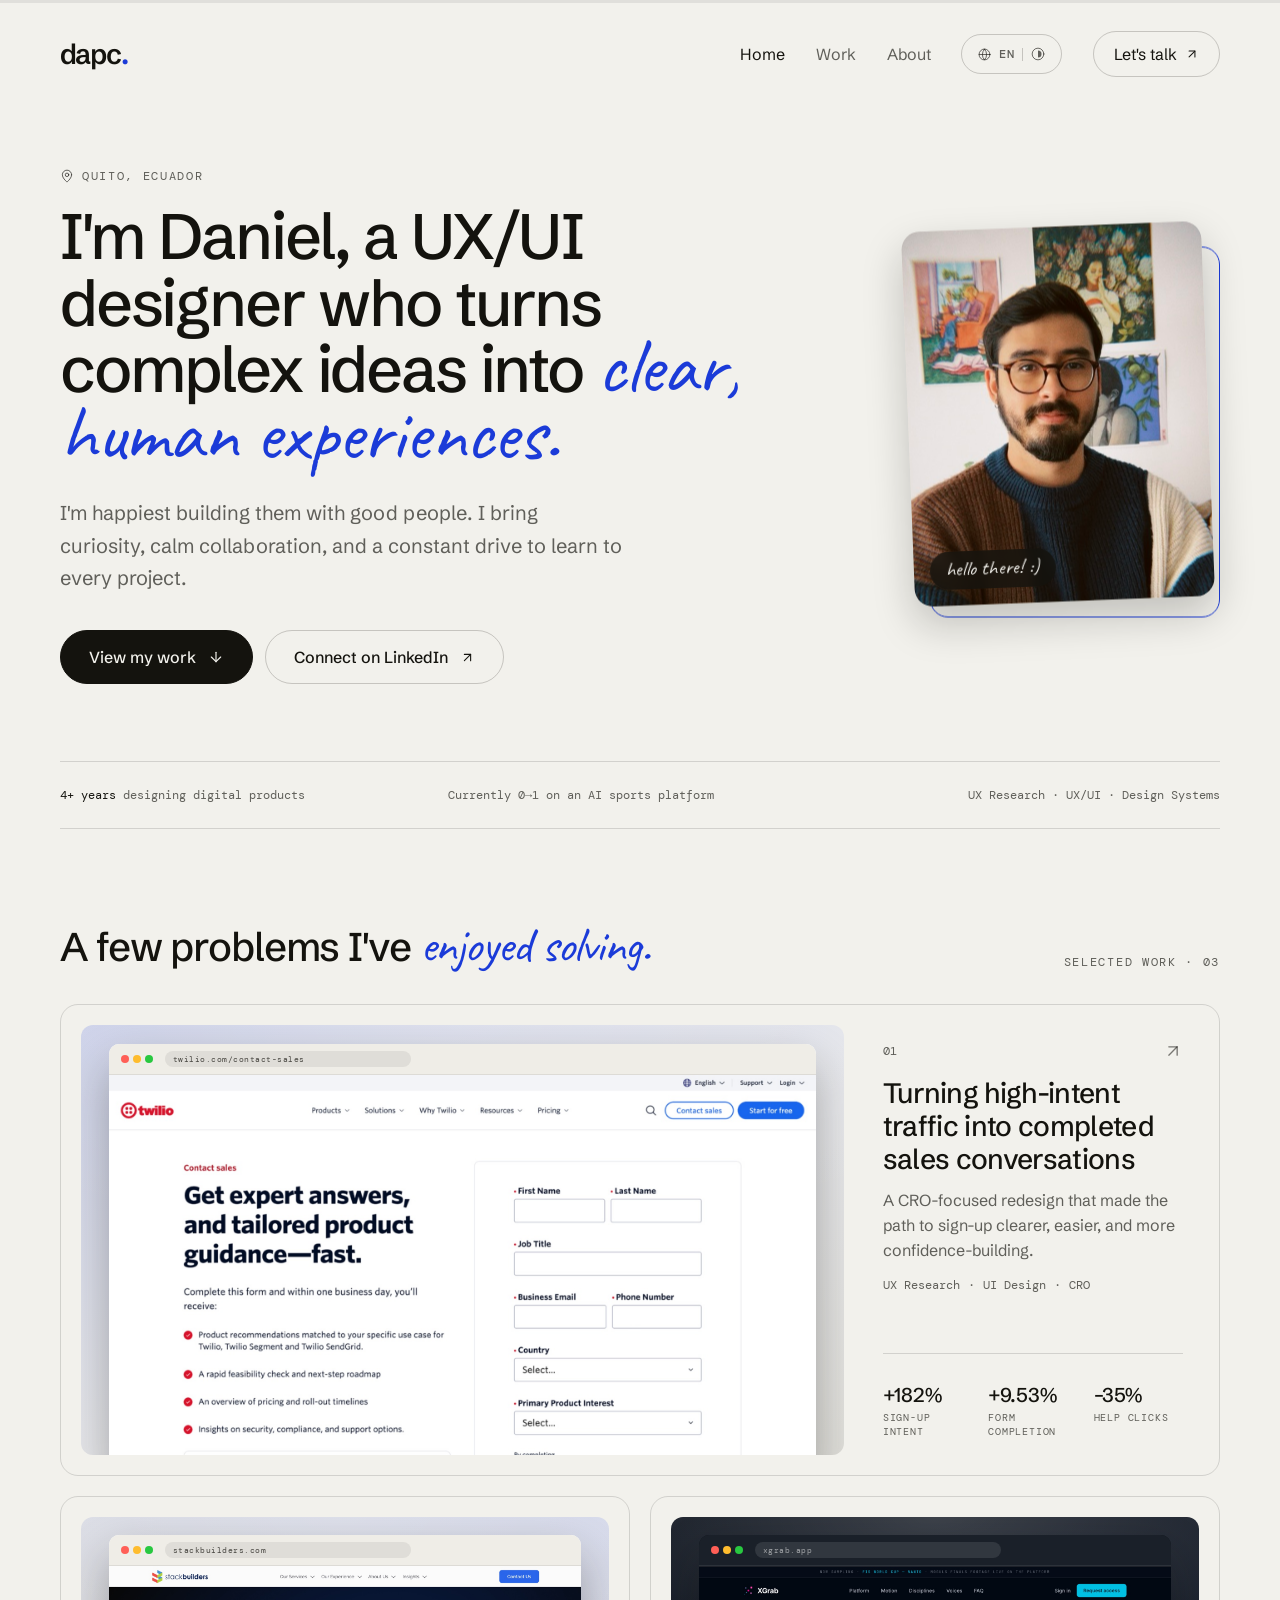
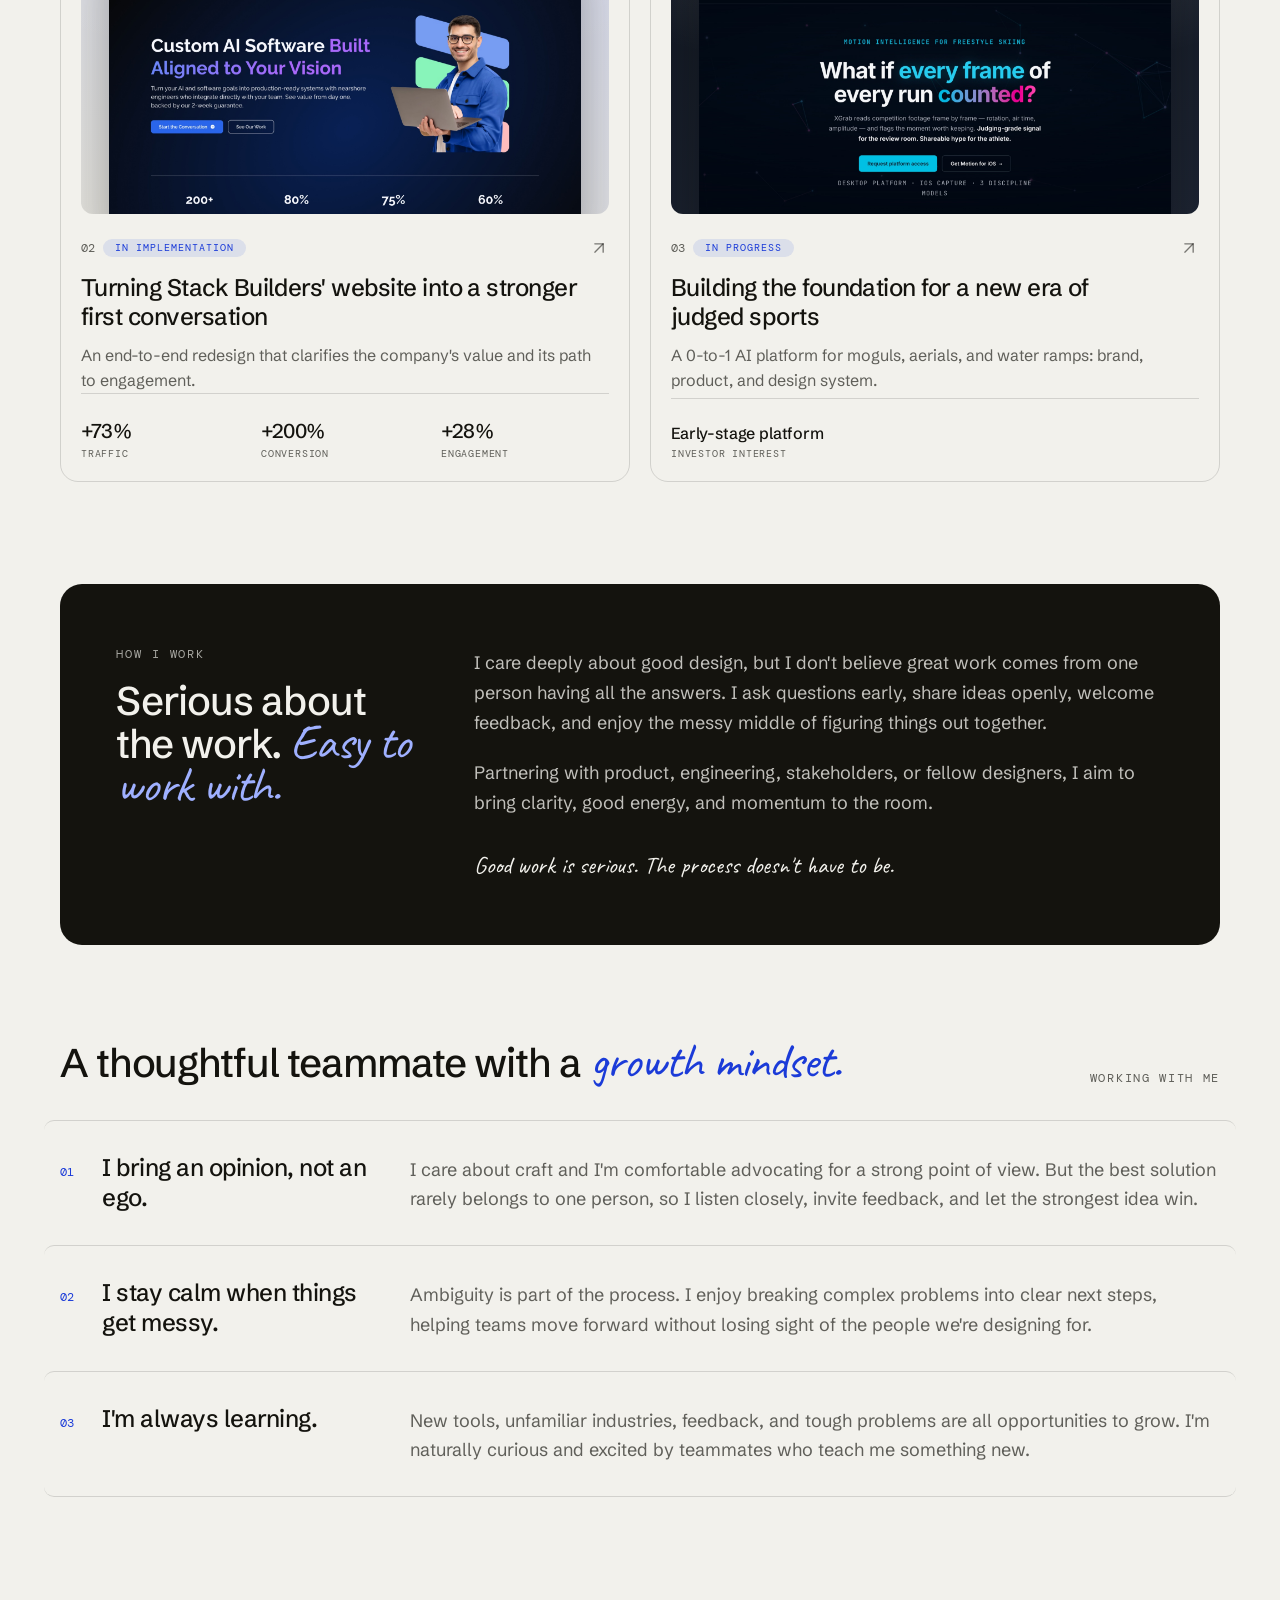
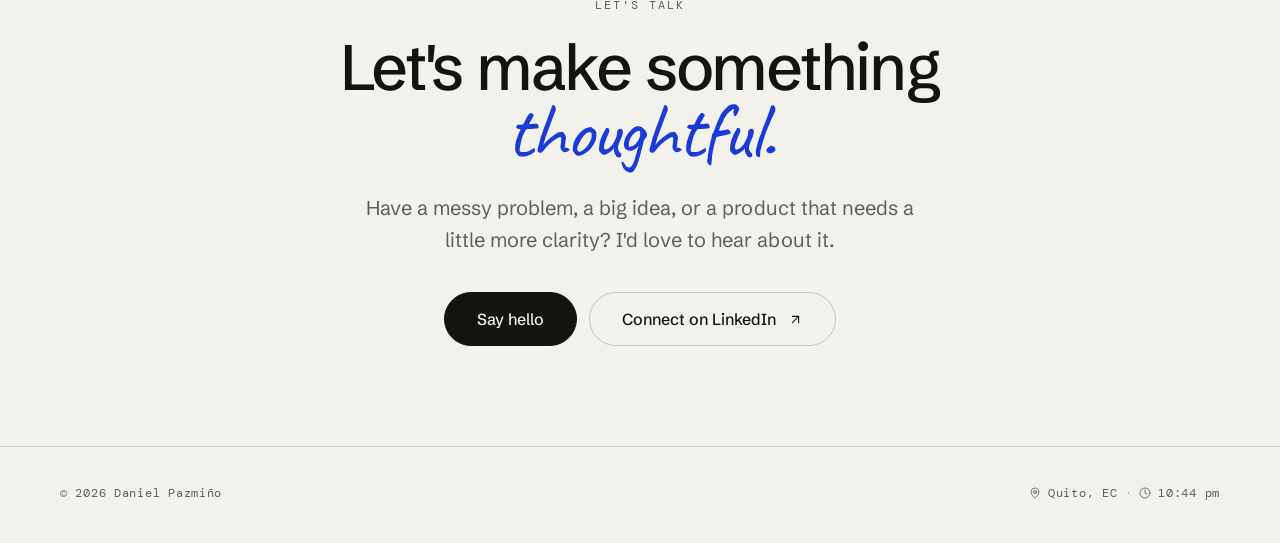
<file: Homepage.dc.html>
<!doctype html>
<html lang="en">
<head>
<meta charset="utf-8">
<meta name="viewport" content="width=device-width, initial-scale=1">
<title>Home — Daniel Pazmiño</title>
<meta name="robots" content="noindex">
<meta http-equiv="refresh" content="0; url=./">
<script>location.replace('./' + location.search + location.hash);</script>
</head>
<body style="margin:0;font:400 15px/1.5 system-ui,sans-serif;background:#F2F1EC;color:#14130E;display:grid;place-items:center;height:100vh">
<p>Moved to <a href="./" style="color:#1B3BD8">the new address</a>…</p>
</body>
</html>
</file>
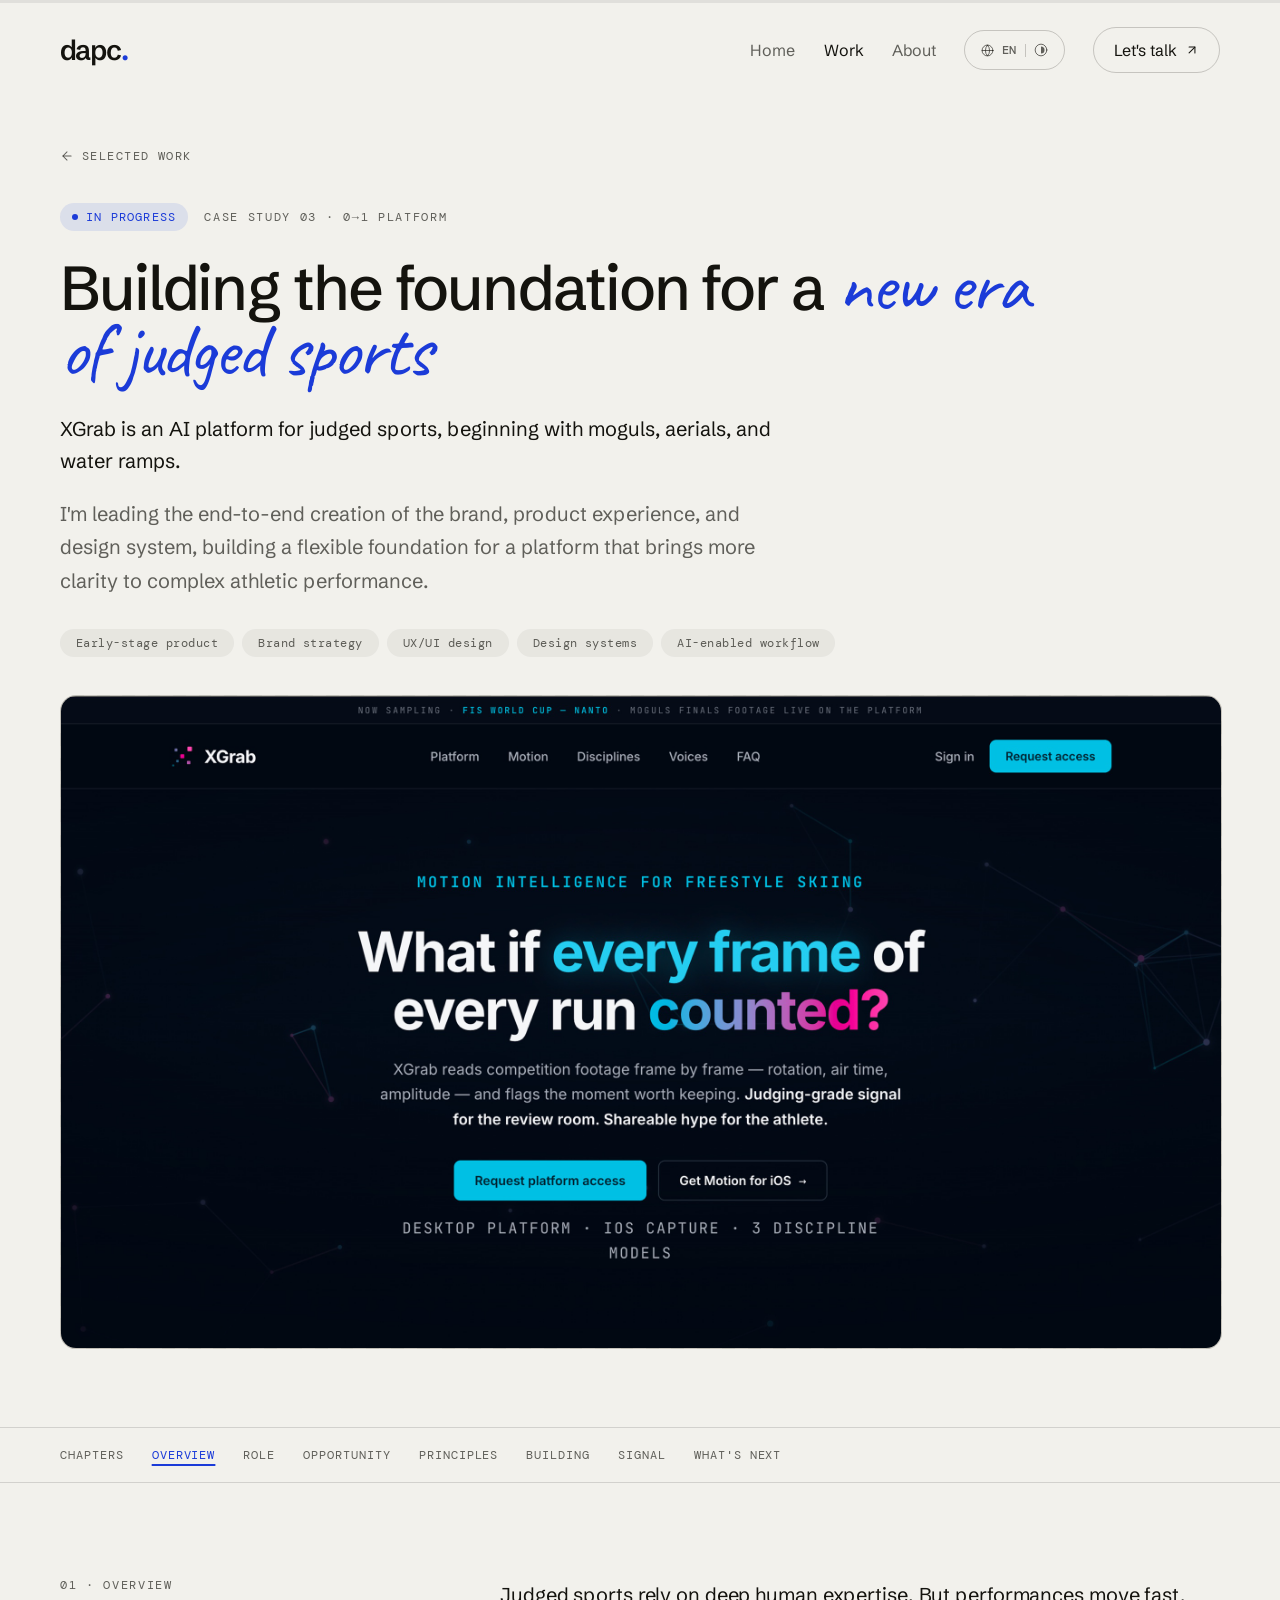
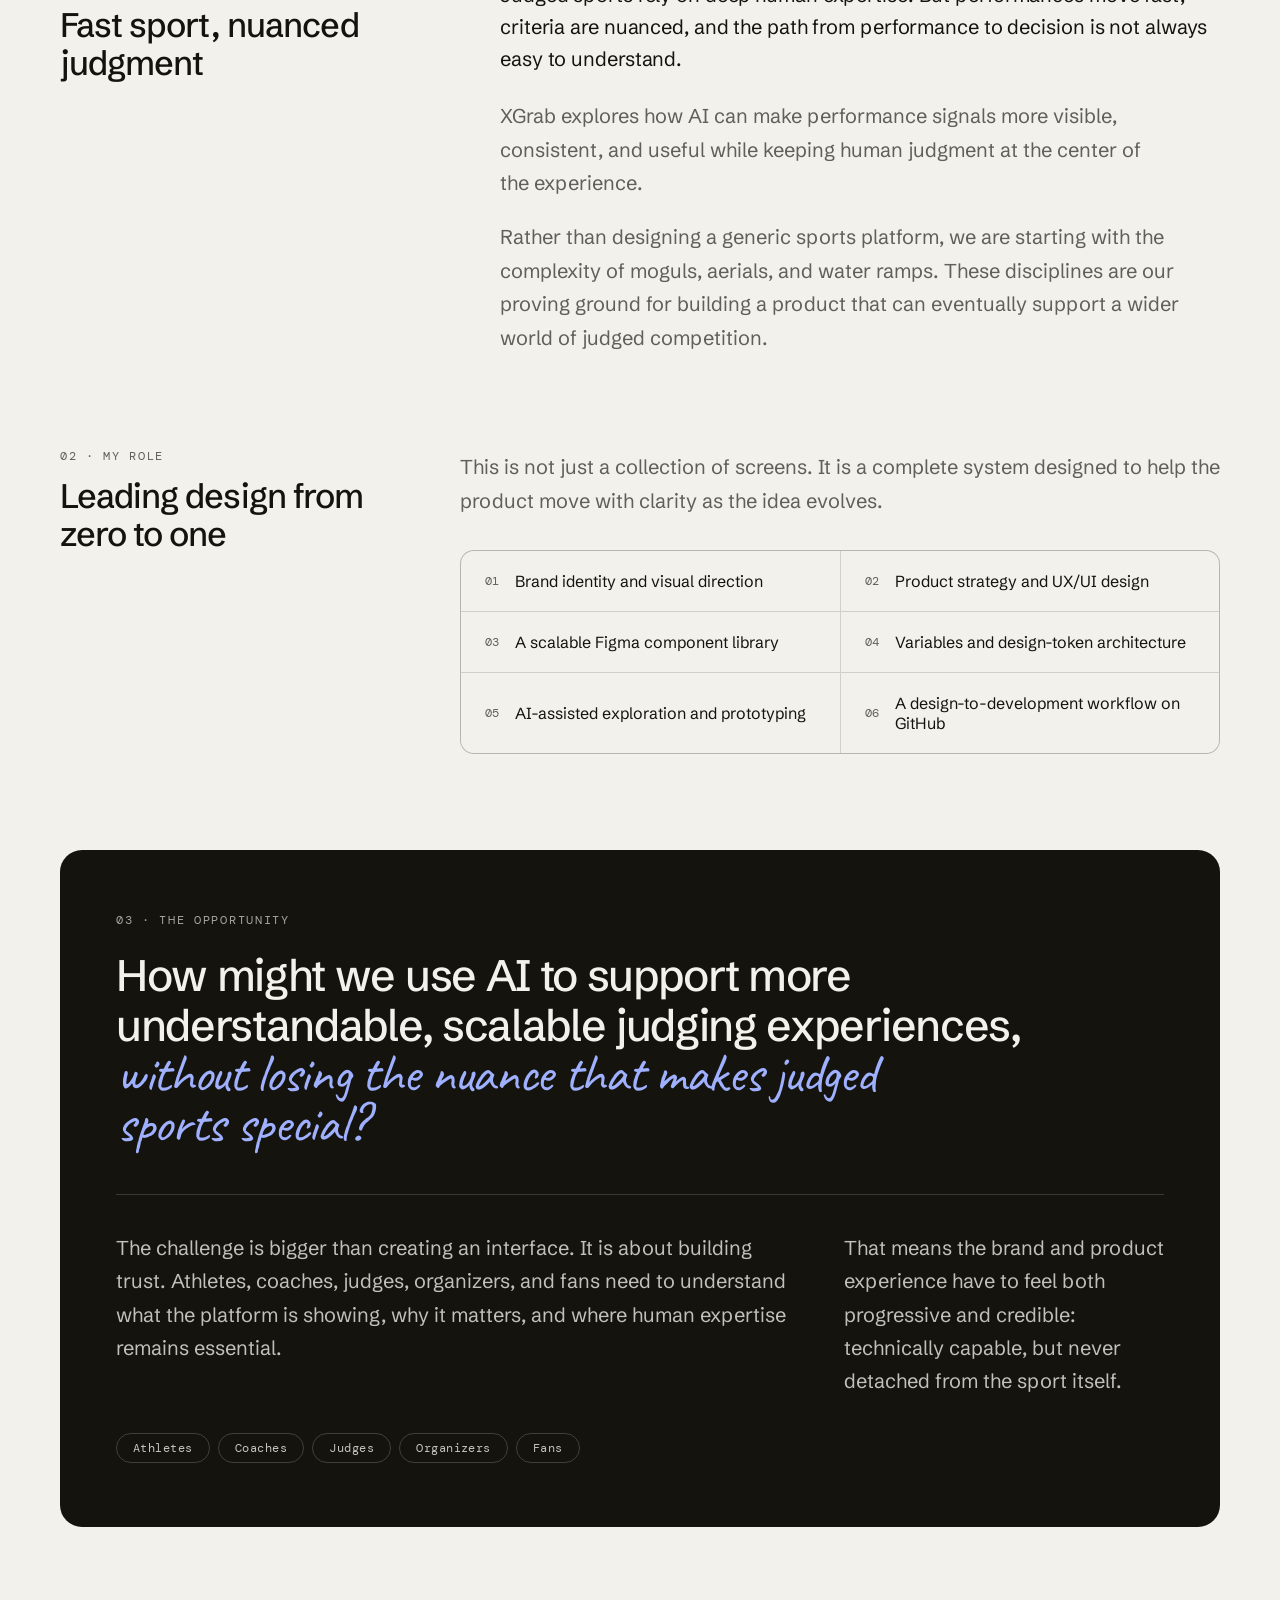
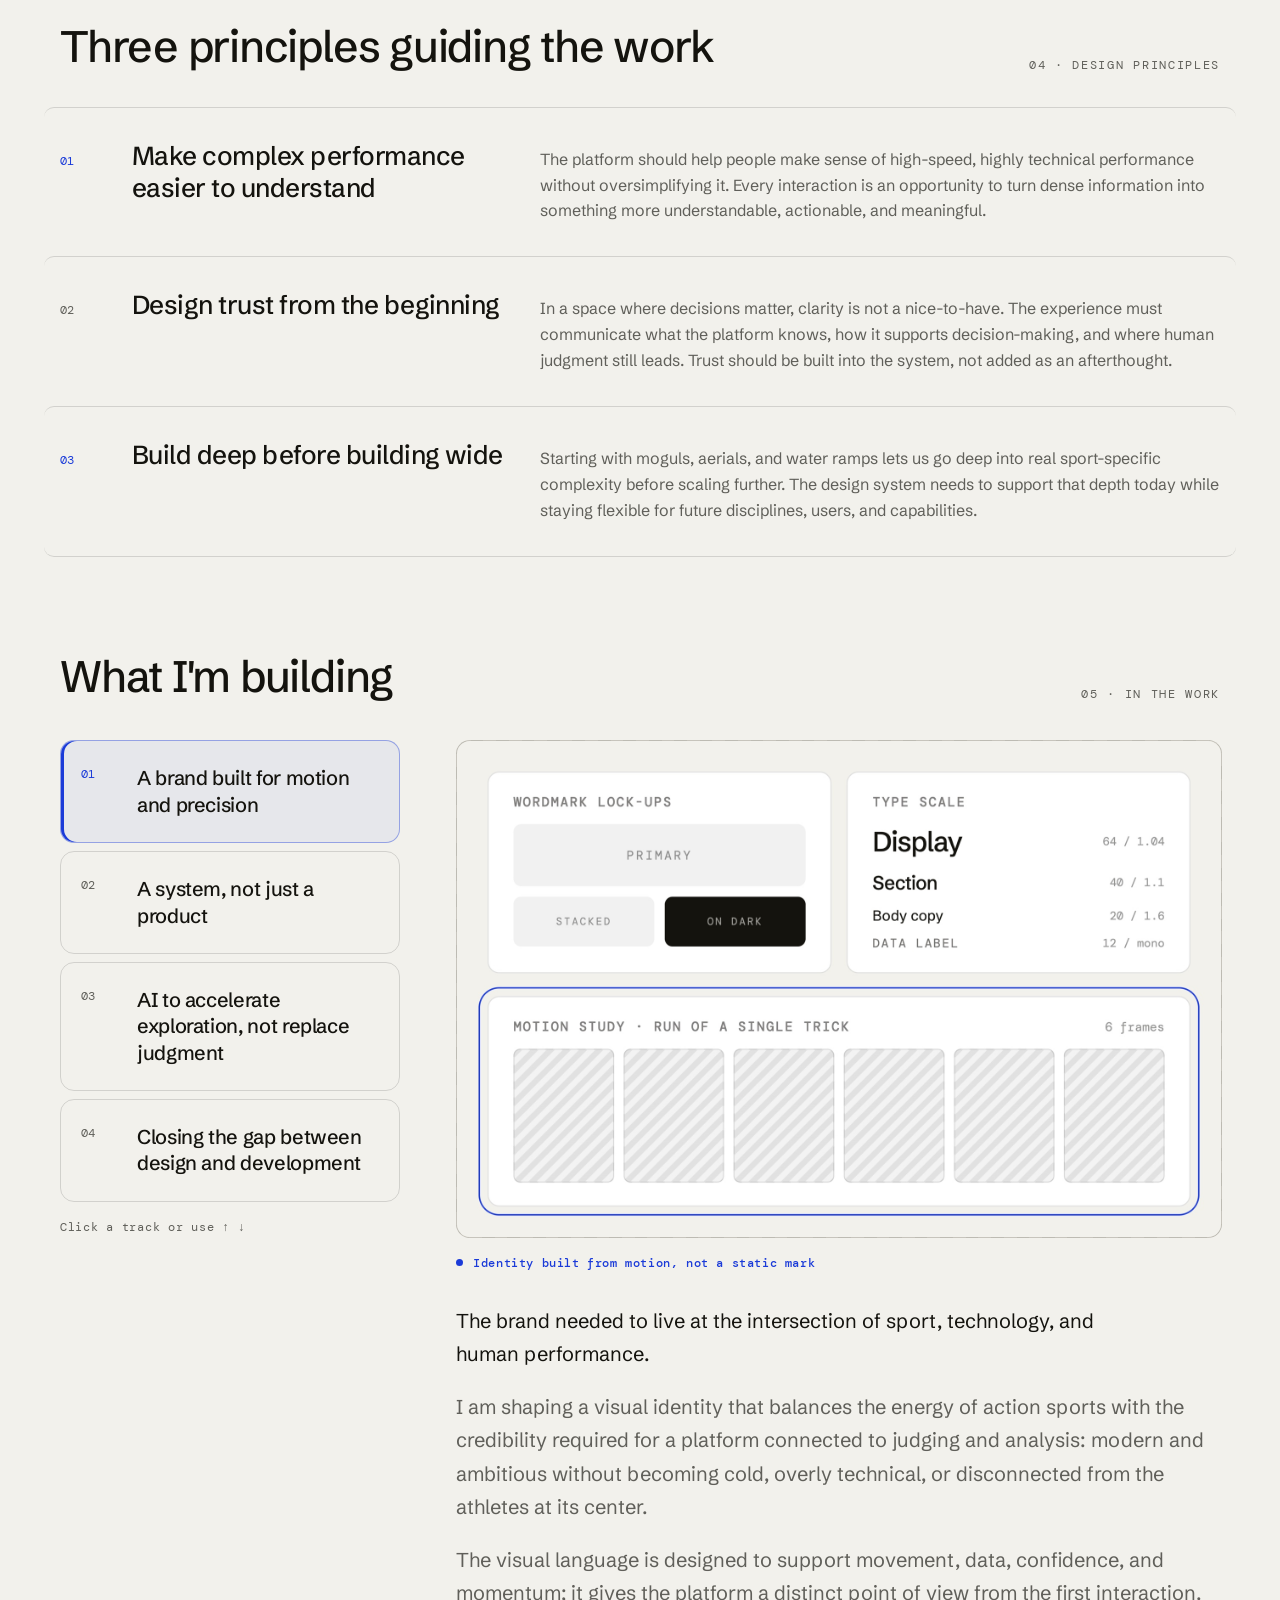
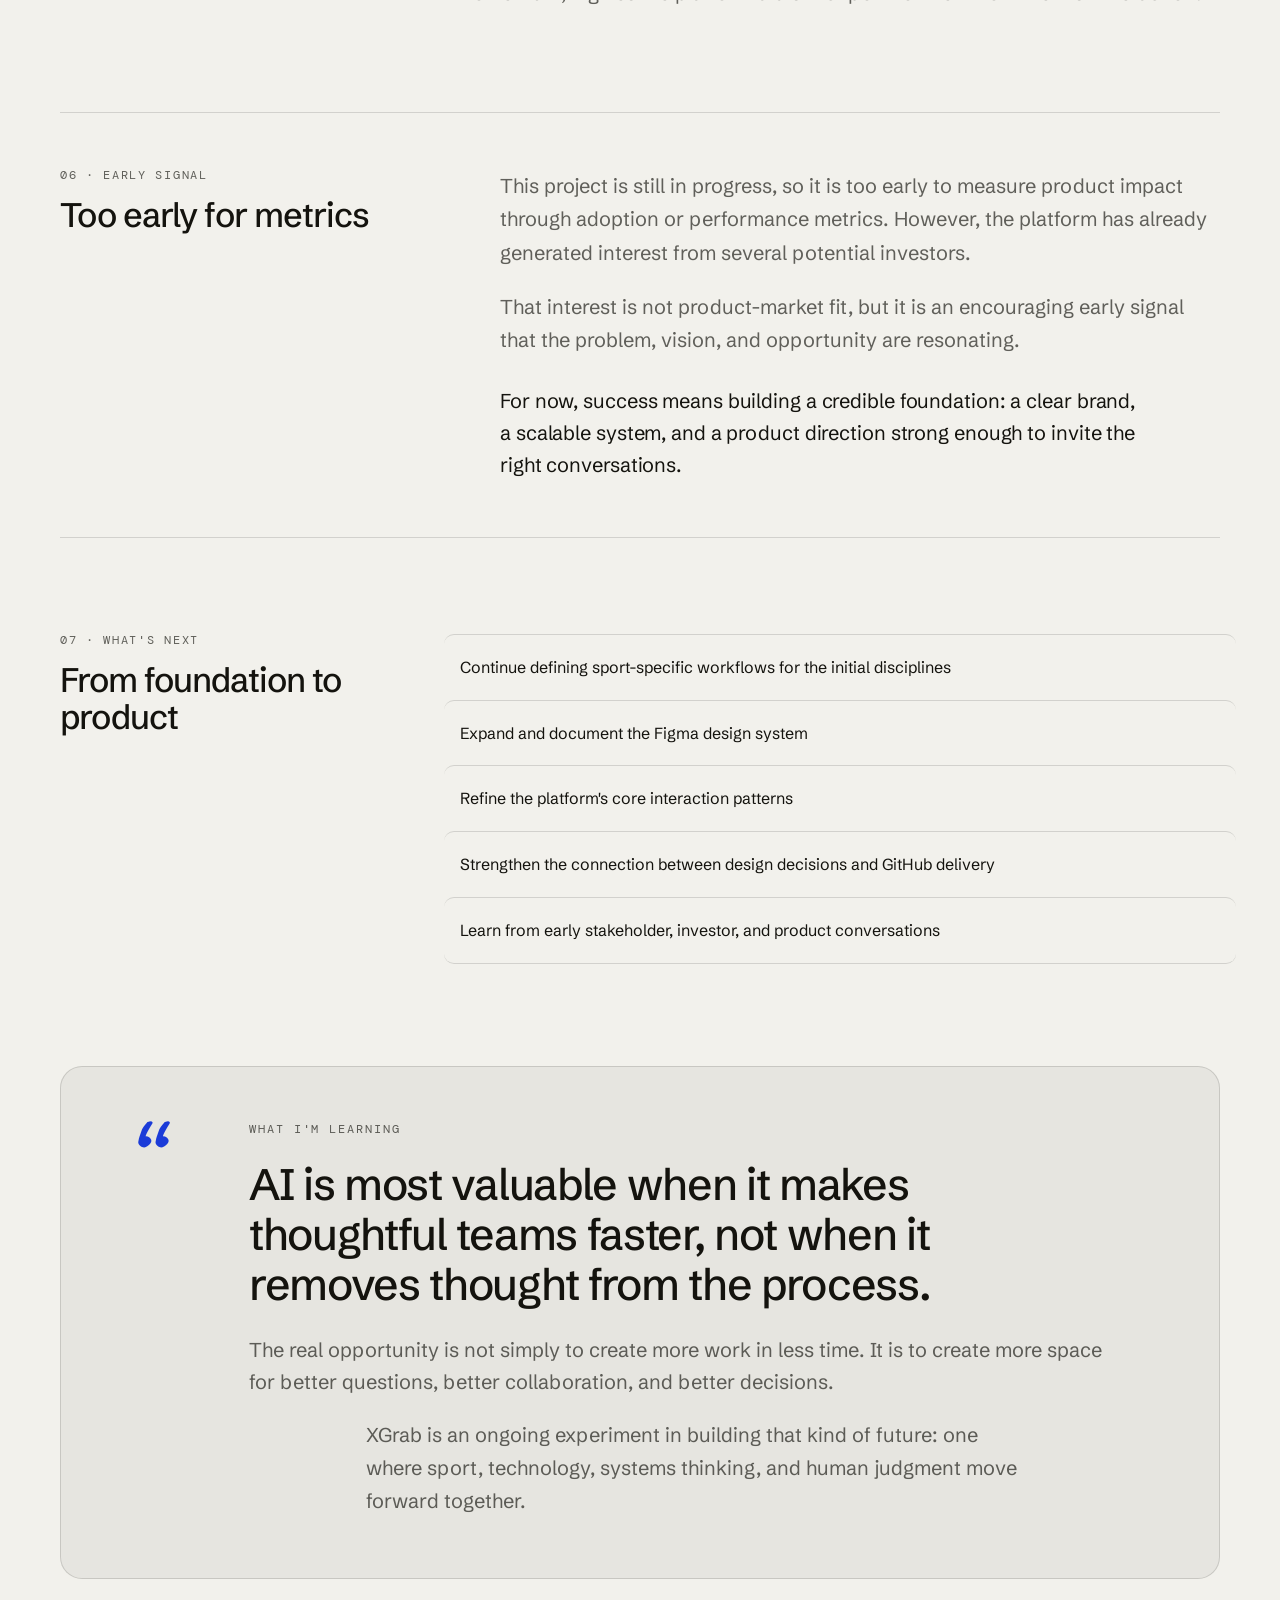
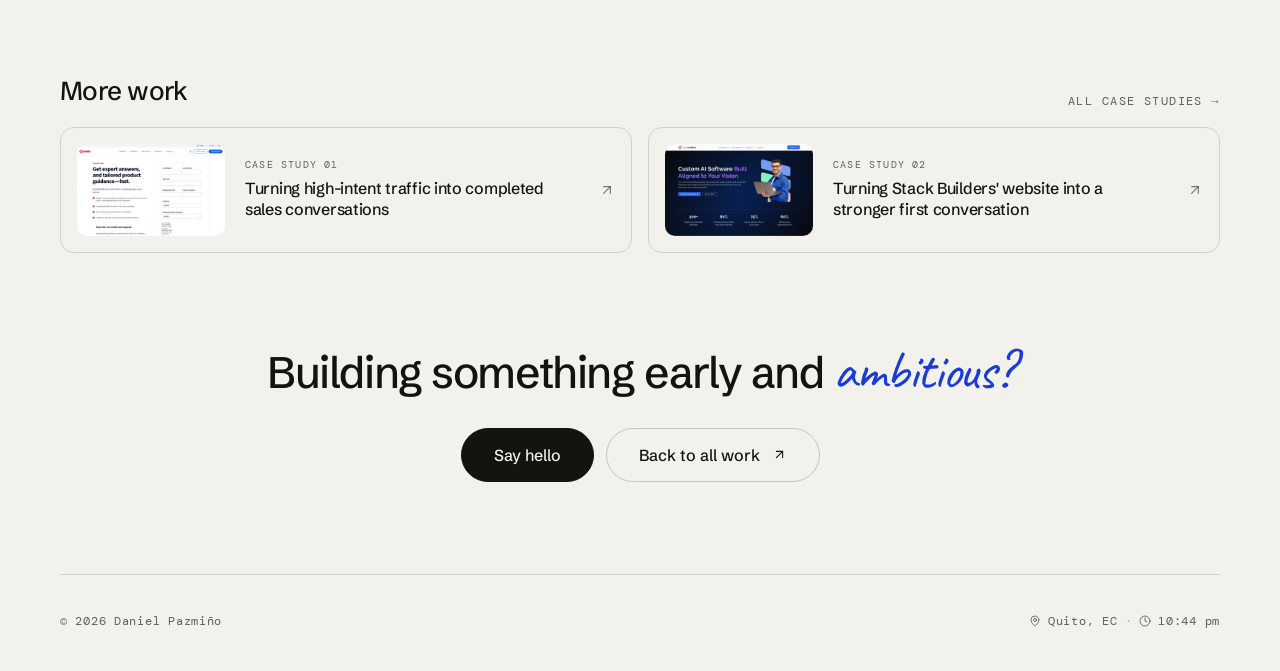
<file: judged-sports-platform.html>
<!DOCTYPE html>
<html lang="en">
<head>
<meta charset="utf-8">
<meta name="viewport" content="width=device-width, initial-scale=1">
<!-- seo:start -->
<title>Judged Sports Platform — Daniel Pazmiño</title>
<meta name="description" content="A 0→1 case study: leading brand, product, and design system for XGrab, an AI platform bringing clarity to judged sports.">
<link rel="canonical" href="judged-sports-platform">
<meta name="author" content="Daniel Pazmiño">
<meta name="robots" content="index, follow, max-image-preview:large">
<meta name="theme-color" content="#F2F1EC" media="(prefers-color-scheme: light)">
<meta name="theme-color" content="#14130E" media="(prefers-color-scheme: dark)">
<meta property="og:type" content="article">
<meta property="og:site_name" content="Daniel Pazmiño">
<meta property="og:title" content="Building the foundation for a new era of judged sports">
<meta property="og:description" content="A 0→1 case study: leading brand, product, and design system for XGrab, an AI platform bringing clarity to judged sports.">
<meta property="og:url" content="https://daamndaniel.github.io/portfolio/judged-sports-platform">
<meta property="og:image" content="https://daamndaniel.github.io/portfolio/assets/xg-cover.jpg">
<meta property="og:image:width" content="2560">
<meta property="og:image:height" content="1440">
<meta property="og:image:alt" content="XGrab brand and product direction">
<meta property="og:locale" content="en_US">
<meta property="og:locale:alternate" content="es_ES">
<meta name="twitter:card" content="summary_large_image">
<meta name="twitter:title" content="Building the foundation for a new era of judged sports">
<meta name="twitter:description" content="A 0→1 case study: leading brand, product, and design system for XGrab, an AI platform bringing clarity to judged sports.">
<meta name="twitter:image" content="https://daamndaniel.github.io/portfolio/assets/xg-cover.jpg">
<meta name="twitter:image:alt" content="XGrab brand and product direction">
<script type="application/ld+json">{
  "@context": "https://schema.org",
  "@graph": [
    {
      "@type": "CreativeWork",
      "name": "Building the foundation for a new era of judged sports",
      "headline": "Building the foundation for a new era of judged sports",
      "description": "A 0→1 case study: leading brand, product, and design system for XGrab, an AI platform bringing clarity to judged sports.",
      "url": "https://daamndaniel.github.io/portfolio/judged-sports-platform",
      "image": "https://daamndaniel.github.io/portfolio/assets/xg-cover.jpg",
      "inLanguage": [
        "en",
        "es"
      ],
      "author": {
        "@id": "https://daamndaniel.github.io/portfolio/#daniel"
      },
      "creator": {
        "@id": "https://daamndaniel.github.io/portfolio/#daniel"
      }
    },
    {
      "@type": "Person",
      "@id": "https://daamndaniel.github.io/portfolio/#daniel",
      "name": "Daniel Pazmiño",
      "jobTitle": "Product Designer",
      "url": "https://daamndaniel.github.io/portfolio/",
      "image": "https://daamndaniel.github.io/portfolio/assets/og-share.jpg",
      "sameAs": [
        "https://www.linkedin.com/in/daniel-pazmi%C3%B1o-c-8a5550158/"
      ],
      "address": {
        "@type": "PostalAddress",
        "addressLocality": "Quito",
        "addressCountry": "EC"
      },
      "knowsAbout": [
        "UX Design",
        "UI Design",
        "Design Systems",
        "UX Research",
        "Conversion Rate Optimization"
      ]
    }
  ]
}</script>
<!-- seo:end -->

<script>window.__resources={};</script>
<script src="./support.js"></script>
</head>
<body>
<x-dc>
<helmet>
<link rel="preconnect" href="https://fonts.googleapis.com">
<link rel="preconnect" href="https://fonts.gstatic.com" crossorigin="">
<link href="https://fonts.googleapis.com/css2?family=Schibsted+Grotesk:wght@400;500;600&amp;family=Caveat:wght@500;600&amp;family=Kalnia:wght@400;500&amp;family=DM+Mono:wght@400;500&amp;display=swap" rel="stylesheet">
<style>
  body { margin: 0; background: #F2F1EC; font-family: 'Schibsted Grotesk', system-ui, sans-serif; -webkit-font-smoothing: antialiased; }
  a { color: inherit; text-decoration: none; }
  a:hover { color: inherit; opacity: .72; }
  @keyframes pulse { 0%, 100% { opacity: 1; } 50% { opacity: .35; } }
  /* ===========================================================================
     RESPONSIVE FIXES — hand-added on top of a design-tool export
     ---------------------------------------------------------------------------
     The export ships ZERO @media queries: fluid clamp() typography was the only
     responsive mechanism, so every fixed-column grid stayed fixed on a phone and
     one auto-fit floor overflowed. Every rule below was measured in a real
     browser at 320 / 375 / 785 / 1425px on all five pages, and each one records
     the number it fixes so a future reader can re-check it.

     >>> RE-EXPORTING FROM THE DESIGN TOOL WILL DELETE THIS BLOCK. <<<
     Re-apply it with:   bash tools/apply-responsive-fixes.sh
     This file is the single source of truth; the script copies it into each
     page's <helmet> <style>. Edit here, never in the five HTML files.

     ---------------------------------------------------------------------------
     TWO TRAPS. Both were hit while writing this. Read before editing.

     1. SELECTORS MUST MATCH THE RENDERED DOM, NOT THE SOURCE BYTES.
        The runtime assigns inline styles through the CSSOM, so the live style
        attribute is RE-SERIALISED. `minmax(0,200px)` in the file becomes
        `minmax(0px, 200px)` in the DOM; `margin: 0 -16px` becomes
        `margin: 0px -16px`. An [style*="…"] selector written from the file
        matches NOTHING and fails SILENTLY — the worst outcome here. Always check
        a new selector with document.querySelectorAll() in the browser.

     2. NEVER PUT transform OR opacity IN AN !important RULE IN THIS FILE.
        The scroll-reveal observer unhides elements by writing those two
        properties INLINE. A stylesheet !important beats an inline write, so the
        page would stay permanently invisible.

     ---------------------------------------------------------------------------
     BREAKPOINTS (both derived, neither guessed)
       1023px  structures that only work at desktop width.
        640px  the phone tier: the exact width where clamp(32px, 5vw, 60px)
               reaches its 32px floor (5vw = 32px at 640px), i.e. where the
               fluid system stops adapting and fixed insets start to dominate.
     =========================================================================== */

  /* --- Fixes that are no-ops above the phone tier, so they need no breakpoint -- */

  /* Hero portrait drifted up to 387px right of the text gutter (h1 at l=35,
     portrait at l=430 @845px). `margin-left: auto` already computes to 0 while
     the hero is side-by-side — the text column's flex-grow:999 absorbs all free
     space — and only bites once flex-wrap stacks the portrait. Verified 0 at
     920px and 1425px, so forcing 0 changes nothing on desktop. */
  [style*="flex: 1 1 300px"][style*="margin-left: auto"] { margin-left: 0 !important; }

  /* auto-fit floor of 340px exceeded the 311px available at 375px, so the track
     rendered 340px inside a 311px box and clipped 29px of content. min() guards
     it and resolves to exactly 340px wherever 340px fits, so desktop is
     unchanged (verified "632px 632px 0px" at 1425px, same as before). */
  [style*="minmax(340px, 1fr)"] {
    grid-template-columns: repeat(auto-fit, minmax(min(100%, 340px), 1fr)) !important;
  }

  /* ===== ACCESSIBILITY =======================================================
     Findings from a measured audit (contrast ratios computed from composited
     colours in BOTH themes, not eyeballed). What already passed, recorded so it
     is not "fixed" later by mistake:
       full-strength ink text          16.44:1
       rgba(ink,.66) muted text         5.75:1 light / 7.63:1 dark  (AA, AAA dark)
       accent #1B3BD8 as link on cream  6.96:1   (dark theme uses #7E97FF, 8.6:1)
       nothing anywhere sets outline:none, so focus is not suppressed
       spacing is ~92% on a 4pt grid — coherent, left alone
     Note every selector below uses the NORMALISED colour form
     (`rgba(20, 19, 14, 0.07)`): the source bytes read `rgba(20,19,14,.07)` and
     match NOTHING in the DOM — see trap #1 at the top of this file. Verified
     against the rendered DOM, 2 and 1 matches respectively. ==================== */

  /* WCAG 1.4.3. The URL labels in the work-card mockups ("twilio.com/contact-sales",
     "stackbuilders.com") measured 3.25:1 against the 4.5:1 required — 8px text at
     rgba(ink,.5) on a 7% ink tint.

     These are miniature browser-chrome mockups drawn INSIDE the card screenshots,
     not site chrome, so they are deliberately theme-blind: their parent mockups are
     rgb(239,237,231) (light) regardless of the site theme, and the third card's
     mockup is dark (rgb(26,32,41)) with its own white-alpha pill that already
     measures 4.91:1 and is left alone.

     Two consequences for the fix, both learned the hard way:
       - The colour must stay a LITERAL rgba, NOT var(--inkrgb). Making it
         theme-aware turned the text cream on a light mockup in dark theme and made
         the ratio WORSE — 1.15:1. Measured, not hypothetical.
       - The 8px size stays. It is a scaled-down browser bar in a 16px-tall pill;
         enlarging the type distorts the mockup it is imitating.
     Raising the alpha alone to .75 takes it to ~6.4:1 in both themes. */
  [style*="rgba(20, 19, 14, 0.07)"][style*="height: 16px"] {
    color: rgba(20, 19, 14, .75) !important;
  }

  /* WCAG 1.4.3. The photo sticker sets cream text on a 55%-opacity dark pill over
     a photograph — measured 4.38:1, just under. Because the backdrop is an image
     the ratio is not fully controllable, so raise the pill alpha until the pill
     itself dominates: at .78 it lands around 13:1 whatever the photo does. */
  [style*="rgba(20, 19, 14, 0.55)"] {
    background: rgba(20, 19, 14, .78) !important;
  }

  /* WCAG 1.4.3, HOVER STATE. `a:hover { opacity: .72 }` (page line 20) MULTIPLIES
     into whatever alpha the link already has, because opacity composites the whole
     element a second time. A link coloured rgba(ink,.66) therefore hovers at an
     effective .66 x .72 = .4752, which measures 3.16:1 in light and 4.48:1 in dark
     — both under 4.5:1. The criterion applies to hover, not just to rest, and this
     hits ~37 anchors: every chapter-nav link, the back-links, and the mini-card
     wrappers. Same arithmetic ruins the footer middot, which nests opacity .45
     inside .66 text for an effective .297 => 1.94:1.

     Fix by expressing hover as COLOUR instead of transparency, which is what the
     export's own `style-hover` attributes already do everywhere else. Result:
     6.97:1 light / 6.87:1 dark.

     Note the deliberate absence of !important. This block is injected into the SAME
     <style> element as the `a:hover` rule and lands AFTER it (verified: rule at
     offset ~1096, this block at ~1648, both inside one <style>), so equal
     specificity wins on source order. That matters — an !important on `opacity`
     would violate trap #2 above and break the scroll-reveal observer. */
  a:hover { opacity: 1; }
  a[data-chapter-link]:hover,
  a[data-mini-card]:hover,
  a[data-case-card]:hover,
  a[data-next-item]:hover { color: var(--acc, #1B3BD8); }

  /* WCAG 1.4.11 Non-text Contrast. The card / mini-card "open case study" arrow
     icons are also written by JS on mouseenter and mouseleave
     (`arrow.style.color = …`, 18 sites), and an inline write beats the style
     attribute — so raising the alpha in the markup alone was not enough.
     On the dark "next case" card the arrow was computing to the FALLBACK ink,
     rgba(20,19,14,.55) over an rgb(20,19,14) card: exactly 1.00:1, i.e. perfectly
     invisible. PROVEN by probe — the identical declaration on a sibling element in
     the same subtree resolves to cream correctly, so the custom property is fine
     and the stale inline value was the whole problem.
     !important on `color` is the only thing that outranks it. It deliberately does
     NOT touch `transform`, which those same handlers animate for the hover lift.
     Resulting ratios: 3.97:1 light, 5.60:1 dark — both clear the 3:1 that 1.4.11
     asks of a meaningful icon. */
  [data-card-arrow], [data-mini-arrow] {
    color: rgba(var(--inkrgb, 20,19,14), .55) !important;
  }

  /* WCAG 2.2 SC 2.4.11 Focus Appearance. Focus is already VISIBLE — the UA ring
     shows (verified by real Tab-key focus: outline-style auto, :focus-visible
     matching), so 2.4.7 passes. But that ring is 1px, under the 2px minimum
     perimeter 2.4.11 asks for. The accent measures 6.96:1 on cream and 8.6:1 in
     dark, so it is a safe indicator colour in both themes. */
  :focus-visible {
    outline: 2px solid var(--acc, #1B3BD8) !important;
    outline-offset: 2px !important;
  }

  /* prefers-reduced-motion. 20-33 elements per page animate on scroll, plus
     marquee / spin / scan / bob loops. A "calm" path ALREADY EXISTS in the page
     script — it zeroes --spin/--mq/--scan/--bob — but it is wired to a manual
     design-tool prop that defaults to false, so the OS preference was ignored
     entirely. This reuses those same variables and neutralises durations.

     Sets DURATIONS ONLY, never transform or opacity. The scroll-reveal observer
     unhides elements by writing those two properties inline; an !important here
     would beat it and leave the page permanently blank (see trap #2). With a
     near-zero transition duration the reveal still runs — it just lands instantly,
     which is exactly what a reduced-motion user wants. */
  @media (prefers-reduced-motion: reduce) {
    :root, [data-theme-root] {
      --spin: 0s !important;
      --mq: 0s !important;
      --scan: 0s !important;
      --bob: 0s !important;
    }
    *, *::before, *::after {
      animation-duration: .001s !important;
      animation-iteration-count: 1 !important;
      transition-duration: .001s !important;
    }
    html { scroll-behavior: auto !important; }
  }

  /* WCAG 1.4.1 Use of Color. All four toggle groups signalled the selected item by
     colour alone. Measured separation between selected and unselected was 1.22:1 in
     light and 1.10:1 in dark — two near-equiluminant hues, so to anyone with a
     colour-vision deficiency the groups read as having nothing selected at all.
     tools/a11y-controls.js mirrors the page's own state onto aria-pressed /
     aria-current; these rules give each of them a cue that does not depend on hue.

     Note the !important on the tab rule and its absence on the others: show() writes
     `b.style.boxShadow = 'none'` inline on every tab button, so that one has to
     outrank an inline style. The rail only has the global `a { text-decoration:
     none }` to beat, which an attribute selector already outranks on specificity. */
  [data-tab-btn][aria-pressed="true"] {
    box-shadow: inset 3px 0 0 var(--acc, #1B3BD8) !important;
  }
  [data-chapter-link][aria-current="true"] {
    text-decoration: underline;
    text-decoration-thickness: 2px;
    text-underline-offset: 5px;
  }
  /* A pseudo-element, deliberately: applyLang() walks TEXT nodes, so generated
     content is invisible to it and cannot break the translation lookup — which
     matches on exact strings and would miss "English ✓". */
  [data-lang-btn][aria-pressed="true"]::after,
  [data-theme-btn][aria-pressed="true"]::after {
    content: ' ✓';
    font-weight: 600;
  }

  /* WCAG 2.4.7 for the slider, which a11y-controls.js just made focusable. A wider
     ring than the global 2px because the widget is a large image region and a thin
     line on photography is easy to lose. */
  [data-compare]:focus-visible {
    outline: 3px solid var(--acc, #1B3BD8) !important;
    outline-offset: 3px !important;
  }

  /* mobile-menu.js appends the hamburger toggle to the header on every page. It is
     only meaningful in the phone tier, where the sticky bar collapses the nav, so
     hide it everywhere else. Declared here (outside any media query) so desktop is
     covered even though the button exists in the DOM at all widths. */
  [data-menu-toggle] { display: none; }

  /* The before/after comparison sliders set `touch-action: none` and call
     setPointerCapture unconditionally on pointerdown, so on any touch screen a
     vertical swipe starting inside the widget dragged the handle instead of
     scrolling the page. `pan-y` returns vertical panning to the browser while
     still delivering horizontal drags; the existing pointercancel handler
     already resets state, so no JS change is needed. Deliberately NOT inside a
     media query — touch-action does not affect mouse drags, and touch tablets
     above 640px need this too. */
  [data-compare] { touch-action: pan-y !important; }

  /* --- Structures that require desktop width ---------------------------------- */

  @media (max-width: 1023px) {
    /* Case-study rail + content + aside. The CENTRE column — the actual content —
       computed 42px at 375px, went negative below 600px, and reached only 160px
       at 768px. Usable again at 1024px (416px), which is where this tier ends.
       Both spellings are listed on purpose: the second is the source-byte form,
       which currently matches nothing because of trap #1 above, and is kept only
       so the rule survives if the runtime ever stops re-serialising. */
    [style*="minmax(0px, 200px) 1fr minmax(0px, 280px)"],
    [style*="minmax(0,200px) 1fr minmax(0,280px)"] {
      grid-template-columns: 1fr !important;
    }
  }

  /* --- Phone tier -------------------------------------------------------------- */

  @media (max-width: 640px) {

    /* STICKY BAR + HAMBURGER.  Bar: [logo ......... Let's talk ☰]
                               Panel: Home / Work / About / EN+theme pill

       WHY. The case studies run 4,000-17,000px tall, so reaching the nav meant
       scrolling all the way back up. A sticky header fixes that — but the previous
       two-row header was ~140px, i.e. 17% of an 812px phone, too much to freeze
       on screen. Collapsing the three page links and the prefs pill behind a
       toggle brings the bar to one row, which is what makes sticky affordable.
       The two changes are therefore coupled, not independent.

       The "Let's talk" CTA deliberately stays IN the bar rather than in the panel.
       It is the one conversion action on the site, and it fits: logo 53 + CTA 128
       + toggle 44 + gaps = 249px of the 311px available at 375px. Only secondary
       navigation is hidden, which is the part a hamburger should hide.

       Desktop keeps the full visible nav — hiding three links behind a tap
       measurably reduces engagement, and above 640px there is room for them. So
       none of this applies above the phone tier.

       `display: contents` drops the <nav> box so its children become direct flex
       items of the header, which is what lets CSS `order` split them into a bar
       group and a panel group without moving a single node in the DOM. Avoiding
       DOM surgery matters here: the tree is React-rendered, and reparenting nodes
       risks them being reconciled back. (A JS-*appended* node is safe — verified
       it survives both a prefs-dropdown open and a language switch.)
       VERIFIED the <nav> landmark survives display:contents in the accessibility
       tree; the old Chrome/Safari semantics bug is fixed in Chrome 89+/Safari 15.4+. */

    /* The header pins just under the 3px scroll-progress bar (top:0, z 6 on index
       / 30 elsewhere). z 25 keeps it above the chapter rail (z 20).

       WHY fixed AND NOT sticky. `position: sticky` was tried first and only sticks
       within its own parent's box — measured 1452px here, so the header released
       right after the hero and scrolled away, which is the exact problem this is
       meant to solve on 4,000-17,000px case studies. The header's parent is a
       max-width wrapper, not a page-height one, and making a higher ancestor
       sticky would pin the hero too. fixed is the only option that survives the
       whole page; mobile-menu.js pays for the lost flow space by setting
       padding-top on that parent (and re-applies it on every ResizeObserver tick,
       so it self-heals if React ever resets the inline style). */
    [style*="justify-content: space-between"][style*="padding: clamp(20px, 5vw, 28px)"],
    [style*="justify-content: space-between"][style*="padding: 24px 0"] {
      position: fixed !important;
      top: 3px !important;
      left: 0 !important;
      right: 0 !important;
      z-index: 25 !important;
      background: var(--pg, #F2F1EC) !important;
    }

    /* Replace the flow space the fixed header gave up, or the hero would slide up
       underneath it. mobile-menu.js tags the correct parent with
       [data-hdr-parent] and publishes the closed bar height as --hdr-h; doing the
       padding here rather than as an inline style write means it simply stops
       applying above 640px instead of needing to be cleared (an inline write that
       missed its clearing resize event left a stale 94px gap on desktop). */
    [data-hdr-parent] { padding-top: var(--hdr-h, 84px) !important; }

    /* Going fixed lifts the header out of its parent, so it also escapes that
       parent's `padding: 0 clamp(32px, 5vw, 60px)` — which is where the four
       case-study headers got their gutter from (their own padding is `24px 0`,
       i.e. none horizontally). Without this the logo would sit against the screen
       edge. index.html already carries its own horizontal padding, so it is not
       in this rule. */
    [style*="justify-content: space-between"][style*="padding: 24px 0"] {
      padding-left: clamp(32px, 5vw, 60px) !important;
      padding-right: clamp(32px, 5vw, 60px) !important;
    }

    /* About and the three case studies have a chapter rail that ALSO sticks at
       top:3px and would end up underneath the header. Push it below, using the
       closed bar height that mobile-menu.js measures and publishes as --hdr-h.
       This selector matches exactly one element on those four pages and none on
       index (which has no rail) — verified. */
    [style*="position: sticky"][style*="top: 3px"] {
      top: calc(3px + var(--hdr-h, 84px)) !important;
    }

    nav { display: contents !important; }

    /* BAR group: logo stays in flow, the mailto CTA takes the free space to its
       left so it and the toggle sit together at the right edge. */
    nav > a[href^="mailto:"] { order: 0 !important; margin-left: auto !important; }
    [data-menu-toggle] { order: 0 !important; }

    /* PANEL group: flex-basis 100% puts each item on its own line below the bar,
       so no explicit line-break element is needed. Hidden until the header is
       marked open. `a:not([href^="mailto:"])` is what separates the three page
       links from the CTA — verified the CTA is the only mailto link in the nav on
       all five pages. */
    nav > a:not([href^="mailto:"]),
    nav > [data-prefs] {
      order: 1 !important;
      flex-basis: 100% !important;
      display: none !important;
    }
    [data-menu="open"] nav > a:not([href^="mailto:"]) {
      display: block !important;
      padding: 12px 0 !important;
    }
    [data-menu="open"] nav > [data-prefs] {
      display: flex !important;
      padding: 6px 0 14px !important;
    }

    /* The toggle: 44px tap target, three bars that cross into an X when open. */
    [data-menu-toggle] {
      display: inline-flex;
      width: 44px; height: 44px; padding: 0;
      flex-direction: column; align-items: center; justify-content: center; gap: 5px;
      appearance: none; -webkit-appearance: none;
      background: none; cursor: pointer;
      color: var(--ink, #14130E);
      border: 1px solid rgba(var(--inkrgb, 20,19,14),.2);
      border-radius: 999px;
    }
    [data-menu-toggle] span {
      display: block; width: 18px; height: 1.5px; border-radius: 2px;
      background: currentColor;
      transition: transform .2s ease, opacity .2s ease;
    }
    [data-menu="open"] [data-menu-toggle] span:nth-child(1) { transform: translateY(6.5px) rotate(45deg); }
    [data-menu="open"] [data-menu-toggle] span:nth-child(2) { opacity: 0; }
    [data-menu="open"] [data-menu-toggle] span:nth-child(3) { transform: translateY(-6.5px) rotate(-45deg); }

    /* Hero stats strip: the third item carries `margin-left: auto; text-align:
       right` so the discipline tags sit flush right in the desktop row. Once the
       strip wraps to stacked lines that reads as an indent against the two
       left-aligned lines above it. All three now start at x=32. */
    [style*="flex: 1 1 220px"][style*="text-align: right"] {
      margin-left: 0 !important;
      text-align: left !important;
    }

    /* Work-card metric tiles were 93px per tile at 375px. Reflow to fit. */
    [style*="grid-template-columns: repeat(3, 1fr)"] {
      grid-template-columns: repeat(auto-fit, minmax(min(100%, 132px), 1fr)) !important;
    }

    /* The one genuine 2-column content pair (163px columns, overflowing).
       Targets `gap: 1px` ON PURPOSE: 10 of the 11 `1fr 1fr` grids in this site
       are the language/theme toggle pairs, which use `gap: 2px` and MUST stay
       side by side. A blanket "collapse all 1fr 1fr" rule would break all ten. */
    [style*="grid-template-columns: 1fr 1fr; gap: 1px"] {
      grid-template-columns: 1fr !important;
    }

    /* Case-study hero meta row is flex-wrap:nowrap, which crushed the status pill
       until "In implementation" wrapped to 3 line-heights inside a 40px
       single-line rounded pill. The :not([style*="padding"]) is load-bearing: the
       six friction rows on judged-sports share the same three leading
       declarations and differ only by `padding: 20px 24px`, and they are
       intentionally nowrap. Substring alone matches 7 elements; this matches 1. */
    [style*="display: flex; align-items: center; gap: 16px"]:not([style*="padding"]) {
      flex-wrap: wrap !important;
    }

    /* 34 list rows carry `margin: 0 -16px` with a compensating `padding: <v> 16px`,
       so their border-top divider and hover fill sat 16px OUTSIDE the page gutter
       while every heading and paragraph sat on it. At 360px the row box spanned
       16 -> 344 while all text sat at x=32, putting the divider at half the text
       inset. Zeroing the margin and the matching horizontal padding is
       text-neutral by construction (-16 + 16 = 0 either way). Above 640px the
       gutter grows and the same overhang reads as a deliberate bleed, so desktop
       keeps it. */
    [data-result-row], [data-principle], [data-next-item] {
      margin-left: 0 !important;
      margin-right: 0 !important;
      padding-left: 0 !important;
      padding-right: 0 !important;
    }

    /* Stacked button pairs shared a left edge but had different intrinsic widths
       (hero 192 vs 241; About 196 vs 317), leaving ragged right edges. Equal full
       width lines both edges up. Covers the hero pair (16px 28px) and every
       footer pair (16px 32px) on all five pages, and incidentally contains
       About's email button, which rendered 317px inside a 311px column. */
    [style*="padding: 16px 28px"],
    [style*="padding: 16px 32px"] {
      width: 100% !important;
      justify-content: center !important;
    }
  }
</style>
</helmet>

<div data-theme-root="" style="min-height: 100vh; background: var(--pg, #F2F1EC); color: var(--ink, #14130E); font-family: 'Schibsted Grotesk', system-ui, sans-serif;">

  <div style="position: sticky; top: 0; z-index: 30; height: 3px; background: rgba(var(--inkrgb, 20,19,14),.08);"><div data-progress-bar="" style="height: 100%; width: 0%; background: var(--acc, #1B3BD8);"></div></div>

  <div style="max-width: 1280px; margin: 0 auto; padding: 0 clamp(32px, 5vw, 60px);">
    <div style="display: flex; align-items: center; justify-content: space-between; padding: 24px 0; flex-wrap: wrap; gap: 12px;">
      <a href="./" style="display: inline-flex; align-items: baseline; padding: 8px 0; font-size: clamp(22px, 2.2vw, 28px); font-weight: 600; letter-spacing: -.055em; line-height: 1;">
        <span>dapc</span><span style="color: var(--acc, #1B3BD8);">.</span>
      </a>
      <nav style="display: flex; align-items: center; gap: clamp(16px, 2.2vw, 32px); flex-wrap: wrap; row-gap: 8px; font-size: 16px; color: rgba(var(--inkrgb, 20,19,14),.66);">
        <a href="./" style="padding: 12px 0; transition: color .18s ease;" style-hover="color: var(--acc, #1B3BD8);">Home</a>
        <a href="./" style="padding: 12px 0; color: var(--ink, #14130E);">Work</a>
        <a href="about" style="padding: 12px 0; transition: color .18s ease;" style-hover="color: var(--acc, #1B3BD8);">About</a>

        <div data-prefs="" style="position: relative;">
          <button data-prefs-btn="" aria-label="Language and theme" aria-expanded="false" style="display: inline-flex; align-items: center; gap: 8px; padding: 12px 16px; border: 1px solid rgba(var(--inkrgb, 20,19,14),.2); border-radius: 999px; background: transparent; color: inherit; font: 500 12px/1 'DM Mono', monospace; letter-spacing: .04em; cursor: pointer; transition: border-color .2s ease;">
            <svg viewBox="0 0 24 24" width="13" height="13" fill="none" stroke="currentColor" aria-hidden="true" style="display: block; flex: 0 0 auto; stroke-width: 1.75; stroke-linecap: round; stroke-linejoin: round;"><circle cx="12" cy="12" r="10"></circle><path d="M2 12h20"></path><path d="M12 2a14.5 14.5 0 0 0 0 20 14.5 14.5 0 0 0 0-20"></path></svg><span data-prefs-lang="">EN</span>
            <span style="width: 1px; height: 13px; background: rgba(var(--inkrgb, 20,19,14),.2);"></span>
            <svg viewBox="0 0 24 24" width="14" height="14" fill="none" stroke="currentColor" aria-hidden="true" style="display: block; flex: 0 0 auto; stroke-width: 1.6; stroke-linecap: round; stroke-linejoin: round;"><circle cx="12" cy="12" r="10"></circle><path d="M12 18a6 6 0 0 0 0-12v12z" fill="currentColor" stroke="none"></path></svg>
          </button>
          <div data-prefs-panel="" style="position: absolute; top: calc(100% + 12px); right: 0; width: 236px; padding: 20px; border-radius: 16px; border: 1px solid rgba(var(--inkrgb, 20,19,14),.14); background: var(--pg, #F2F1EC); box-shadow: 0 22px 48px rgba(0,0,0,.18); opacity: 0; visibility: hidden; transform: translateY(-6px); transition: opacity .2s ease, transform .2s ease, visibility .2s; z-index: 40; display: flex; flex-direction: column; gap: 16px; text-align: left;">
            <div>
              <div style="font: 400 12px/1 'DM Mono', monospace; letter-spacing: .14em; text-transform: uppercase; color: rgba(var(--inkrgb, 20,19,14),.66); margin-bottom: 8px;">Language</div>
              <div style="display: grid; grid-template-columns: 1fr 1fr; gap: 2px; padding: 4px; border-radius: 999px; border: 1px solid rgba(var(--inkrgb, 20,19,14),.14);">
                <button data-lang-btn="en" style="padding: 12px 0; border: 0; border-radius: 999px; background: transparent; color: rgba(var(--inkrgb, 20,19,14),.66); font: 500 12px/1 'DM Mono', monospace; letter-spacing: .03em; cursor: pointer;">English</button>
                <button data-lang-btn="es" style="padding: 12px 0; border: 0; border-radius: 999px; background: transparent; color: rgba(var(--inkrgb, 20,19,14),.66); font: 500 12px/1 'DM Mono', monospace; letter-spacing: .03em; cursor: pointer;">Español</button>
              </div>
            </div>
            <div>
              <div style="font: 400 12px/1 'DM Mono', monospace; letter-spacing: .14em; text-transform: uppercase; color: rgba(var(--inkrgb, 20,19,14),.66); margin-bottom: 8px;">Theme</div>
              <div style="display: grid; grid-template-columns: 1fr 1fr; gap: 2px; padding: 4px; border-radius: 999px; border: 1px solid rgba(var(--inkrgb, 20,19,14),.14);">
                <button data-theme-btn="light" style="padding: 12px 0; border: 0; border-radius: 999px; background: transparent; color: rgba(var(--inkrgb, 20,19,14),.66); font: 500 12px/1 'DM Mono', monospace; letter-spacing: .03em; cursor: pointer; display: inline-flex; align-items: center; justify-content: center; gap: 6px;"><svg viewBox="0 0 24 24" width="13" height="13" fill="none" stroke="currentColor" aria-hidden="true" style="display: block; flex: 0 0 auto; stroke-width: 1.6; stroke-linecap: round; stroke-linejoin: round;"><circle cx="12" cy="12" r="4"></circle><path d="M12 2v2"></path><path d="M12 20v2"></path><path d="m4.93 4.93 1.41 1.41"></path><path d="m17.66 17.66 1.41 1.41"></path><path d="M2 12h2"></path><path d="M20 12h2"></path><path d="m6.34 17.66-1.41 1.41"></path><path d="m19.07 4.93-1.41 1.41"></path></svg>Light</button>
                <button data-theme-btn="dark" style="padding: 12px 0; border: 0; border-radius: 999px; background: transparent; color: rgba(var(--inkrgb, 20,19,14),.66); font: 500 12px/1 'DM Mono', monospace; letter-spacing: .03em; cursor: pointer; display: inline-flex; align-items: center; justify-content: center; gap: 6px;"><svg viewBox="0 0 24 24" width="13" height="13" fill="none" stroke="currentColor" aria-hidden="true" style="display: block; flex: 0 0 auto; stroke-width: 1.6; stroke-linecap: round; stroke-linejoin: round;"><path d="M12 3a6 6 0 0 0 9 9 9 9 0 1 1-9-9"></path></svg>Dark</button>
              </div>
            </div>
          </div>
        </div>
        <a href="mailto:daniel.pazmino.c@gmail.com" style="display: inline-flex; align-items: center; gap: 8px; padding: 12px 20px; border-radius: 999px; border: 1px solid rgba(var(--inkrgb, 20,19,14),.2); color: var(--ink, #14130E); font-size: 16px; transition: background .2s ease, color .2s ease, border-color .2s ease;" style-hover="background: var(--ink, #14130E); color: var(--pg, #F2F1EC); border-color: var(--ink, #14130E);">Let's talk <svg viewBox="0 0 24 24" width="14" height="14" fill="none" stroke="currentColor" aria-hidden="true" style="display: block; flex: 0 0 auto; stroke-width: 1.75; stroke-linecap: round; stroke-linejoin: round;"><path d="M7 17 17 7"></path><path d="M7 7h10v10"></path></svg></a>
      </nav>
    </div>

    <div style="padding: clamp(20px, 5vw, 40px) 0 0;">
      <a href="./" data-reveal="" style="padding: 12px 0; opacity: 0; transform: translateY(20px); transition: opacity .9s cubic-bezier(.2,.7,.2,1), transform .9s cubic-bezier(.2,.7,.2,1), color .2s ease; display: inline-flex; align-items: center; gap: 8px; font: 400 12px/1 'DM Mono', monospace; letter-spacing: .12em; text-transform: uppercase; color: rgba(var(--inkrgb, 20,19,14),.66);" style-hover="color: var(--acc, #1B3BD8);"><svg viewBox="0 0 24 24" width="14" height="14" fill="none" stroke="currentColor" aria-hidden="true" style="display: block; flex: 0 0 auto; stroke-width: 1.75; stroke-linecap: round; stroke-linejoin: round;"><path d="M19 12H5"></path><path d="m12 19-7-7 7-7"></path></svg>Selected work</a>

      <div data-reveal="" data-reveal-delay="80" style="opacity: 0; transform: translateY(20px); transition: opacity .9s cubic-bezier(.2,.7,.2,1), transform .9s cubic-bezier(.2,.7,.2,1); margin-top: 28px;">
        <div style="display: flex; align-items: center; gap: 16px;">
          <span style="display: inline-flex; align-items: center; gap: 8px; padding: 8px 12px; border-radius: 999px; background: rgba(var(--accrgb, 27,59,216),.1); font: 400 12px/1 'DM Mono', monospace; letter-spacing: .1em; text-transform: uppercase; color: var(--acc, #1B3BD8);"><span style="width: 6px; height: 6px; border-radius: 999px; background: var(--acc, #1B3BD8); animation: pulse 2.4s ease-in-out infinite;"></span>In progress</span>
          <span style="font: 400 12px/1 'DM Mono', monospace; letter-spacing: .14em; text-transform: uppercase; color: rgba(var(--inkrgb, 20,19,14),.66);">Case study 03 · 0→1 platform</span>
        </div>
        <h1 style="margin: 24px 0 0; font-size: clamp(34px, 6vw, 62px); font-weight: 500; line-height: 1.05; letter-spacing: -.034em; text-wrap: pretty; max-width: 1000px;">Building the foundation for a <span style="font-family: var(--accent-face, 'Caveat', cursive); font-style: var(--accent-style, normal); font-size: var(--accent-size, 1em); line-height: var(--accent-lh, 1); font-weight: 400; color: var(--acc, #1B3BD8);">new era of judged sports</span></h1>
        <p style="margin: 28px 0 0; max-width: 720px; font-size: clamp(16px, 1.8vw, 20px); line-height: 1.6; text-wrap: pretty;">XGrab is an AI platform for judged sports, beginning with moguls, aerials, and water ramps.</p>
        <p style="margin: 20px 0 0; max-width: 720px; font-size: clamp(16px, 1.8vw, 20px); line-height: 1.66; color: rgba(var(--inkrgb, 20,19,14),.66); text-wrap: pretty;">I'm leading the end-to-end creation of the brand, product experience, and design system, building a flexible foundation for a platform that brings more clarity to complex athletic performance.</p>
        <div style="display: flex; flex-wrap: wrap; gap: 8px; margin-top: 32px;">
          <span data-chip="" style="padding: 8px 16px; border-radius: 999px; background: rgba(var(--inkrgb, 20,19,14),.05); font: 400 12px/1 'DM Mono', monospace; letter-spacing: .04em; color: rgba(var(--inkrgb, 20,19,14),.66); transition: background-color .25s ease, color .25s ease;">Early-stage product</span>
          <span data-chip="" style="padding: 8px 16px; border-radius: 999px; background: rgba(var(--inkrgb, 20,19,14),.05); font: 400 12px/1 'DM Mono', monospace; letter-spacing: .04em; color: rgba(var(--inkrgb, 20,19,14),.66); transition: background-color .25s ease, color .25s ease;">Brand strategy</span>
          <span data-chip="" style="padding: 8px 16px; border-radius: 999px; background: rgba(var(--inkrgb, 20,19,14),.05); font: 400 12px/1 'DM Mono', monospace; letter-spacing: .04em; color: rgba(var(--inkrgb, 20,19,14),.66); transition: background-color .25s ease, color .25s ease;">UX/UI design</span>
          <span data-chip="" style="padding: 8px 16px; border-radius: 999px; background: rgba(var(--inkrgb, 20,19,14),.05); font: 400 12px/1 'DM Mono', monospace; letter-spacing: .04em; color: rgba(var(--inkrgb, 20,19,14),.66); transition: background-color .25s ease, color .25s ease;">Design systems</span>
          <span data-chip="" style="padding: 8px 16px; border-radius: 999px; background: rgba(var(--inkrgb, 20,19,14),.05); font: 400 12px/1 'DM Mono', monospace; letter-spacing: .04em; color: rgba(var(--inkrgb, 20,19,14),.66); transition: background-color .25s ease, color .25s ease;">AI-enabled workflow</span>
        </div>
      </div>

      <div data-reveal="" data-reveal-delay="200" data-parallax="0.02" style="opacity: 0; transform: translateY(20px); transition: opacity .9s cubic-bezier(.2,.7,.2,1), transform .9s cubic-bezier(.2,.7,.2,1); margin-top: clamp(28px, 5vw, 52px); width: 100%; aspect-ratio: 16/9; border-radius: 16px; overflow: hidden; display: grid; place-items: center; background: repeating-linear-gradient(135deg, rgba(var(--inkrgb, 20,19,14),.05) 0 9px, rgba(var(--inkrgb, 20,19,14),0) 9px 18px), var(--ph, #E5E2D8); border: 1px solid rgba(var(--inkrgb, 20,19,14),.14); font: 400 12px/1.9 'DM Mono', monospace; letter-spacing: .1em; text-align: center; color: rgba(var(--inkrgb, 20,19,14),.66);"><img src="assets/xg-cover.jpg" alt="XGrab brand and product direction" style="width: 100%; height: 100%; object-fit: cover; object-position: 50% 50%; display: block;"></div>

      
    </div>
  </div>

  <div data-chapter-nav="" style="position: sticky; top: 3px; z-index: 20; margin-top: clamp(40px, 5vw, 80px); border-top: 1px solid rgba(var(--inkrgb, 20,19,14),.14); border-bottom: 1px solid rgba(var(--inkrgb, 20,19,14),.14); background: var(--pg, #F2F1EC);">
    <div style="max-width: 1280px; margin: 0 auto; padding: 0 clamp(32px, 5vw, 60px); display: flex; align-items: center; gap: 28px; height: 54px; font: 400 12px/1 'DM Mono', monospace; overflow-x: auto; white-space: nowrap; scrollbar-width: none; letter-spacing: .08em; text-transform: uppercase;">
      <span style="color: rgba(var(--inkrgb, 20,19,14),.66);">Chapters</span>
      <a href="#overview" data-chapter-link="overview" style="padding: 12px 0; color: rgba(var(--inkrgb, 20,19,14),.66); transition: color .2s ease;">Overview</a>
      <a href="#role" data-chapter-link="role" style="padding: 12px 0; color: rgba(var(--inkrgb, 20,19,14),.66); transition: color .2s ease;">Role</a>
      <a href="#opportunity" data-chapter-link="opportunity" style="padding: 12px 0; color: rgba(var(--inkrgb, 20,19,14),.66); transition: color .2s ease;">Opportunity</a>
      <a href="#principles" data-chapter-link="principles" style="padding: 12px 0; color: rgba(var(--inkrgb, 20,19,14),.66); transition: color .2s ease;">Principles</a>
      <a href="#building" data-chapter-link="building" style="padding: 12px 0; color: rgba(var(--inkrgb, 20,19,14),.66); transition: color .2s ease;">Building</a>
      <a href="#signal" data-chapter-link="signal" style="padding: 12px 0; color: rgba(var(--inkrgb, 20,19,14),.66); transition: color .2s ease;">Signal</a>
      <a href="#next" data-chapter-link="next" style="padding: 12px 0; color: rgba(var(--inkrgb, 20,19,14),.66); transition: color .2s ease;">What's next</a>
    </div>
  </div>

  <div style="max-width: 1280px; margin: 0 auto; padding: 0 clamp(32px, 5vw, 60px);">

    <section id="overview" style="scroll-margin-top: 80px; padding: clamp(56px, 8vw, 96px) 0 0;">
      <div data-reveal="" style="opacity: 0; transform: translateY(20px); transition: opacity .9s cubic-bezier(.2,.7,.2,1), transform .9s cubic-bezier(.2,.7,.2,1); display: flex; flex-wrap: wrap; gap: clamp(32px, 5vw, 60px); align-items: start;">
        <div style="flex: 1 1 300px; min-width: 0;">
          <div style="font: 400 12px/1 'DM Mono', monospace; letter-spacing: .14em; text-transform: uppercase; color: rgba(var(--inkrgb, 20,19,14),.66);">01 · Overview</div>
          <h2 style="margin: 16px 0 0; font-size: clamp(24px, 3.4vw, 34px); font-weight: 500; line-height: 1.1; letter-spacing: -.028em; text-wrap: pretty;">Fast sport, nuanced judgment</h2>
        </div>
        <div style="flex: 999 1 360px; min-width: 0; max-width: 720px;">
          <p style="margin: 0; font-size: clamp(16px, 1.8vw, 20px); line-height: 1.6; letter-spacing: -.005em; text-wrap: pretty;">Judged sports rely on deep human expertise. But performances move fast, criteria are nuanced, and the path from performance to decision is not always easy to understand.</p>
          <p style="margin: 24px 0 0; font-size: clamp(16px, 1.8vw, 20px); line-height: 1.68; color: rgba(var(--inkrgb, 20,19,14),.66); text-wrap: pretty;">XGrab explores how AI can make performance signals more visible, consistent, and useful while keeping human judgment at the center of the experience.</p>
          <p style="margin: 20px 0 0; font-size: clamp(16px, 1.8vw, 20px); line-height: 1.68; color: rgba(var(--inkrgb, 20,19,14),.66); text-wrap: pretty;">Rather than designing a generic sports platform, we are starting with the complexity of moguls, aerials, and water ramps. These disciplines are our proving ground for building a product that can eventually support a wider world of judged competition.</p>
        </div>
      </div>
    </section>

    <section id="role" style="scroll-margin-top: 80px; padding: clamp(56px, 8vw, 96px) 0 0;">
      <div data-reveal="" style="opacity: 0; transform: translateY(20px); transition: opacity .9s cubic-bezier(.2,.7,.2,1), transform .9s cubic-bezier(.2,.7,.2,1); display: flex; flex-wrap: wrap; gap: clamp(32px, 5vw, 60px); align-items: start;">
        <div style="flex: 1 1 300px; min-width: 0;">
          <div style="font: 400 12px/1 'DM Mono', monospace; letter-spacing: .14em; text-transform: uppercase; color: rgba(var(--inkrgb, 20,19,14),.66);">02 · My role</div>
          <h2 style="margin: 16px 0 0; font-size: clamp(24px, 3.4vw, 34px); font-weight: 500; line-height: 1.1; letter-spacing: -.028em; text-wrap: pretty;">Leading design from zero to one</h2>
        </div>
        <div style="flex: 999 1 360px; min-width: 0; max-width: 760px;">
          <p style="margin: 0; font-size: clamp(16px, 1.8vw, 20px); line-height: 1.68; color: rgba(var(--inkrgb, 20,19,14),.66); text-wrap: pretty;">This is not just a collection of screens. It is a complete system designed to help the product move with clarity as the idea evolves.</p>
          <div style="display: grid; grid-template-columns: 1fr 1fr; gap: 1px; margin-top: 32px; background: rgba(var(--inkrgb, 20,19,14),.14); border: 1px solid rgba(var(--inkrgb, 20,19,14),.14); border-radius: 14px; overflow: hidden;">
            <div data-scope="" style="display: flex; align-items: center; gap: 16px; padding: 20px 24px; background: var(--pg, #F2F1EC); transition: background-color .28s ease;"><span style="font: 400 12px/1 'DM Mono', monospace; color: rgba(var(--inkrgb, 20,19,14),.66);">01</span><span style="font-size: 16px;">Brand identity and visual direction</span></div>
            <div data-scope="" style="display: flex; align-items: center; gap: 16px; padding: 20px 24px; background: var(--pg, #F2F1EC); transition: background-color .28s ease;"><span style="font: 400 12px/1 'DM Mono', monospace; color: rgba(var(--inkrgb, 20,19,14),.66);">02</span><span style="font-size: 16px;">Product strategy and UX/UI design</span></div>
            <div data-scope="" style="display: flex; align-items: center; gap: 16px; padding: 20px 24px; background: var(--pg, #F2F1EC); transition: background-color .28s ease;"><span style="font: 400 12px/1 'DM Mono', monospace; color: rgba(var(--inkrgb, 20,19,14),.66);">03</span><span style="font-size: 16px;">A scalable Figma component library</span></div>
            <div data-scope="" style="display: flex; align-items: center; gap: 16px; padding: 20px 24px; background: var(--pg, #F2F1EC); transition: background-color .28s ease;"><span style="font: 400 12px/1 'DM Mono', monospace; color: rgba(var(--inkrgb, 20,19,14),.66);">04</span><span style="font-size: 16px;">Variables and design-token architecture</span></div>
            <div data-scope="" style="display: flex; align-items: center; gap: 16px; padding: 20px 24px; background: var(--pg, #F2F1EC); transition: background-color .28s ease;"><span style="font: 400 12px/1 'DM Mono', monospace; color: rgba(var(--inkrgb, 20,19,14),.66);">05</span><span style="font-size: 16px;">AI-assisted exploration and prototyping</span></div>
            <div data-scope="" style="display: flex; align-items: center; gap: 16px; padding: 20px 24px; background: var(--pg, #F2F1EC); transition: background-color .28s ease;"><span style="font: 400 12px/1 'DM Mono', monospace; color: rgba(var(--inkrgb, 20,19,14),.66);">06</span><span style="font-size: 16px;">A design-to-development workflow on GitHub</span></div>
          </div>
        </div>
      </div>
    </section>

    <section id="opportunity" style="scroll-margin-top: 80px; padding: clamp(56px, 8vw, 96px) 0 0;">
      <div data-reveal="" style="opacity: 0; transform: translateY(20px); transition: opacity .9s cubic-bezier(.2,.7,.2,1), transform .9s cubic-bezier(.2,.7,.2,1); background: var(--ink, #14130E); color: var(--pg, #F2F1EC); border-radius: 22px; padding: clamp(32px, 5vw, 64px) clamp(28px, 5vw, 56px);">
        <div style="font: 400 12px/1 'DM Mono', monospace; letter-spacing: .14em; text-transform: uppercase; color: rgba(var(--pgrgb, 242,241,236),.66);">03 · The opportunity</div>
        <h2 style="margin: 24px 0 0; max-width: 1000px; font-size: clamp(28px, 4.2vw, 44px); font-weight: 500; line-height: 1.14; letter-spacing: -.03em; text-wrap: pretty;">How might we use AI to support more understandable, scalable judging experiences, <span style="font-family: var(--accent-face, 'Caveat', cursive); font-style: var(--accent-style, normal); font-size: var(--accent-size, 1em); line-height: var(--accent-lh, 1); font-weight: 400; color: var(--accband, #9FB0FF);">without losing the nuance that makes judged sports special?</span></h2>
        <div style="display: flex; flex-wrap: wrap; gap: clamp(28px, 5vw, 56px); margin-top: clamp(24px, 5vw, 44px); padding-top: 36px; border-top: 1px solid rgba(var(--pgrgb, 242,241,236),.16);">
          <p style="flex: 999 1 360px; min-width: 0; margin: 0; font-size: clamp(16px, 1.8vw, 20px); line-height: 1.66; color: rgba(var(--pgrgb, 242,241,236),.78); text-wrap: pretty;">The challenge is bigger than creating an interface. It is about building trust. Athletes, coaches, judges, organizers, and fans need to understand what the platform is showing, why it matters, and where human expertise remains essential.</p>
          <p style="flex: 1 1 320px; min-width: 0; margin: 0; font-size: clamp(16px, 1.8vw, 20px); line-height: 1.66; color: rgba(var(--pgrgb, 242,241,236),.78); text-wrap: pretty;">That means the brand and product experience have to feel both progressive and credible: technically capable, but never detached from the sport itself.</p>
        </div>
        <div style="display: flex; flex-wrap: wrap; gap: 8px; margin-top: 36px;">
          <span style="padding: 8px 16px; border-radius: 999px; border: 1px solid rgba(var(--pgrgb, 242,241,236),.2); font: 400 12px/1 'DM Mono', monospace; letter-spacing: .04em; color: rgba(var(--pgrgb, 242,241,236),.8);">Athletes</span>
          <span style="padding: 8px 16px; border-radius: 999px; border: 1px solid rgba(var(--pgrgb, 242,241,236),.2); font: 400 12px/1 'DM Mono', monospace; letter-spacing: .04em; color: rgba(var(--pgrgb, 242,241,236),.8);">Coaches</span>
          <span style="padding: 8px 16px; border-radius: 999px; border: 1px solid rgba(var(--pgrgb, 242,241,236),.2); font: 400 12px/1 'DM Mono', monospace; letter-spacing: .04em; color: rgba(var(--pgrgb, 242,241,236),.8);">Judges</span>
          <span style="padding: 8px 16px; border-radius: 999px; border: 1px solid rgba(var(--pgrgb, 242,241,236),.2); font: 400 12px/1 'DM Mono', monospace; letter-spacing: .04em; color: rgba(var(--pgrgb, 242,241,236),.8);">Organizers</span>
          <span style="padding: 8px 16px; border-radius: 999px; border: 1px solid rgba(var(--pgrgb, 242,241,236),.2); font: 400 12px/1 'DM Mono', monospace; letter-spacing: .04em; color: rgba(var(--pgrgb, 242,241,236),.8);">Fans</span>
        </div>
      </div>
    </section>

    <section id="principles" style="scroll-margin-top: 80px; padding: clamp(56px, 8vw, 96px) 0 0;">
      <div data-reveal="" style="opacity: 0; transform: translateY(20px); transition: opacity .9s cubic-bezier(.2,.7,.2,1), transform .9s cubic-bezier(.2,.7,.2,1); display: flex; flex-wrap: wrap; align-items: flex-end; justify-content: space-between; gap: 12px clamp(20px, 5vw, 40px); margin-bottom: 36px;">
        <h2 style="margin: 0; font-size: clamp(28px, 4.2vw, 44px); font-weight: 500; line-height: 1.08; letter-spacing: -.028em;">Three principles guiding the work</h2>
        <span style="font: 400 12px/1 'DM Mono', monospace; letter-spacing: .14em; text-transform: uppercase; color: rgba(var(--inkrgb, 20,19,14),.66); white-space: nowrap;">04 · Design principles</span>
      </div>
      <div>
        <div data-principle="" data-reveal="" style="opacity: 0; transform: translateY(18px); transition: opacity .8s cubic-bezier(.2,.7,.2,1), transform .8s cubic-bezier(.2,.7,.2,1), background-color .3s ease; display: flex; flex-wrap: wrap; gap: 14px 28px; align-items: baseline; padding: 32px 16px; margin: 0 -16px; border-radius: 10px; border-top: 1px solid rgba(var(--inkrgb, 20,19,14),.14);">
          <span style="flex: 0 0 44px; font: 400 12px/1 'DM Mono', monospace; color: rgba(var(--inkrgb, 20,19,14),.66); transition: color .3s ease;">01</span>
          <h4 style="flex: 0 1 380px; min-width: 0; margin: 0; font-size: clamp(20px, 2.4vw, 26px); font-weight: 500; line-height: 1.25; letter-spacing: -.02em; transition: transform .3s cubic-bezier(.2,.7,.2,1);">Make complex performance easier to understand</h4>
          <p style="flex: 1 1 300px; min-width: 0; margin: 0; font-size: 16px; line-height: 1.62; color: rgba(var(--inkrgb, 20,19,14),.66); text-wrap: pretty;">The platform should help people make sense of high-speed, highly technical performance without oversimplifying it. Every interaction is an opportunity to turn dense information into something more understandable, actionable, and meaningful.</p>
        </div>
        <div data-principle="" data-reveal="" data-reveal-delay="90" style="opacity: 0; transform: translateY(18px); transition: opacity .8s cubic-bezier(.2,.7,.2,1), transform .8s cubic-bezier(.2,.7,.2,1), background-color .3s ease; display: flex; flex-wrap: wrap; gap: 14px 28px; align-items: baseline; padding: 32px 16px; margin: 0 -16px; border-radius: 10px; border-top: 1px solid rgba(var(--inkrgb, 20,19,14),.14);">
          <span style="flex: 0 0 44px; font: 400 12px/1 'DM Mono', monospace; color: rgba(var(--inkrgb, 20,19,14),.66); transition: color .3s ease;">02</span>
          <h4 style="flex: 0 1 380px; min-width: 0; margin: 0; font-size: clamp(20px, 2.4vw, 26px); font-weight: 500; line-height: 1.25; letter-spacing: -.02em; transition: transform .3s cubic-bezier(.2,.7,.2,1);">Design trust from the beginning</h4>
          <p style="flex: 1 1 300px; min-width: 0; margin: 0; font-size: 16px; line-height: 1.62; color: rgba(var(--inkrgb, 20,19,14),.66); text-wrap: pretty;">In a space where decisions matter, clarity is not a nice-to-have. The experience must communicate what the platform knows, how it supports decision-making, and where human judgment still leads. Trust should be built into the system, not added as an afterthought.</p>
        </div>
        <div data-principle="" data-reveal="" data-reveal-delay="180" style="opacity: 0; transform: translateY(18px); transition: opacity .8s cubic-bezier(.2,.7,.2,1), transform .8s cubic-bezier(.2,.7,.2,1), background-color .3s ease; display: flex; flex-wrap: wrap; gap: 14px 28px; align-items: baseline; padding: 32px 16px; margin: 0 -16px; border-radius: 10px; border-top: 1px solid rgba(var(--inkrgb, 20,19,14),.14); border-bottom: 1px solid rgba(var(--inkrgb, 20,19,14),.14);">
          <span style="flex: 0 0 44px; font: 400 12px/1 'DM Mono', monospace; color: rgba(var(--inkrgb, 20,19,14),.66); transition: color .3s ease;">03</span>
          <h4 style="flex: 0 1 380px; min-width: 0; margin: 0; font-size: clamp(20px, 2.4vw, 26px); font-weight: 500; line-height: 1.25; letter-spacing: -.02em; transition: transform .3s cubic-bezier(.2,.7,.2,1);">Build deep before building wide</h4>
          <p style="flex: 1 1 300px; min-width: 0; margin: 0; font-size: 16px; line-height: 1.62; color: rgba(var(--inkrgb, 20,19,14),.66); text-wrap: pretty;">Starting with moguls, aerials, and water ramps lets us go deep into real sport-specific complexity before scaling further. The design system needs to support that depth today while staying flexible for future disciplines, users, and capabilities.</p>
        </div>
      </div>
    </section>

    <section id="building" style="scroll-margin-top: 80px; padding: clamp(56px, 8vw, 96px) 0 0;">
      <div data-reveal="" style="opacity: 0; transform: translateY(20px); transition: opacity .9s cubic-bezier(.2,.7,.2,1), transform .9s cubic-bezier(.2,.7,.2,1); display: flex; flex-wrap: wrap; align-items: flex-end; justify-content: space-between; gap: 12px clamp(20px, 5vw, 40px); margin-bottom: clamp(20px, 5vw, 40px);">
        <h2 style="margin: 0; font-size: clamp(28px, 4.2vw, 44px); font-weight: 500; line-height: 1.08; letter-spacing: -.028em;">What I'm building</h2>
        <span style="font: 400 12px/1 'DM Mono', monospace; letter-spacing: .14em; text-transform: uppercase; color: rgba(var(--inkrgb, 20,19,14),.66); white-space: nowrap;">05 · In the work</span>
      </div>

      <div data-reveal="" data-reveal-delay="80" style="opacity: 0; transform: translateY(20px); transition: opacity .9s cubic-bezier(.2,.7,.2,1), transform .9s cubic-bezier(.2,.7,.2,1); display: flex; flex-wrap: wrap; gap: clamp(28px, 5vw, 56px); align-items: start;">
        <div data-tabs="" style="flex: 1 1 340px; max-width: 400px; min-width: 0; display: flex; flex-direction: column; gap: 8px;">
          <button data-tab-btn="0" style="display: grid; grid-template-columns: 40px 1fr; gap: 16px; align-items: start; text-align: left; padding: 24px 20px; border: 1px solid rgba(var(--inkrgb, 20,19,14),.14); border-radius: 14px; background: transparent; color: inherit; font-family: inherit; cursor: pointer; transition: background-color .28s ease, border-color .28s ease, box-shadow .28s ease;">
            <span data-tab-num="" style="font: 400 12px/1.5 'DM Mono', monospace; color: rgba(var(--inkrgb, 20,19,14),.66); transition: color .28s ease;">01</span>
            <span style="font-size: clamp(16px, 1.8vw, 20px); font-weight: 500; line-height: 1.32; letter-spacing: -.018em;">A brand built for motion and precision</span>
          </button>
          <button data-tab-btn="1" style="display: grid; grid-template-columns: 40px 1fr; gap: 16px; align-items: start; text-align: left; padding: 24px 20px; border: 1px solid rgba(var(--inkrgb, 20,19,14),.14); border-radius: 14px; background: transparent; color: inherit; font-family: inherit; cursor: pointer; transition: background-color .28s ease, border-color .28s ease, box-shadow .28s ease;">
            <span data-tab-num="" style="font: 400 12px/1.5 'DM Mono', monospace; color: rgba(var(--inkrgb, 20,19,14),.66); transition: color .28s ease;">02</span>
            <span style="font-size: clamp(16px, 1.8vw, 20px); font-weight: 500; line-height: 1.32; letter-spacing: -.018em;">A system, not just a product</span>
          </button>
          <button data-tab-btn="2" style="display: grid; grid-template-columns: 40px 1fr; gap: 16px; align-items: start; text-align: left; padding: 24px 20px; border: 1px solid rgba(var(--inkrgb, 20,19,14),.14); border-radius: 14px; background: transparent; color: inherit; font-family: inherit; cursor: pointer; transition: background-color .28s ease, border-color .28s ease, box-shadow .28s ease;">
            <span data-tab-num="" style="font: 400 12px/1.5 'DM Mono', monospace; color: rgba(var(--inkrgb, 20,19,14),.66); transition: color .28s ease;">03</span>
            <span style="font-size: clamp(16px, 1.8vw, 20px); font-weight: 500; line-height: 1.32; letter-spacing: -.018em;">AI to accelerate exploration, not replace judgment</span>
          </button>
          <button data-tab-btn="3" style="display: grid; grid-template-columns: 40px 1fr; gap: 16px; align-items: start; text-align: left; padding: 24px 20px; border: 1px solid rgba(var(--inkrgb, 20,19,14),.14); border-radius: 14px; background: transparent; color: inherit; font-family: inherit; cursor: pointer; transition: background-color .28s ease, border-color .28s ease, box-shadow .28s ease;">
            <span data-tab-num="" style="font: 400 12px/1.5 'DM Mono', monospace; color: rgba(var(--inkrgb, 20,19,14),.66); transition: color .28s ease;">04</span>
            <span style="font-size: clamp(16px, 1.8vw, 20px); font-weight: 500; line-height: 1.32; letter-spacing: -.018em;">Closing the gap between design and development</span>
          </button>
          <div style="margin-top: 8px; font: 400 12px/1.6 'DM Mono', monospace; letter-spacing: .06em; color: rgba(var(--inkrgb, 20,19,14),.66);">Click a track or use ↑ ↓</div>
        </div>

        <div style="flex: 999 1 600px; min-width: 0; min-height: 720px;">
          <div data-tab-panel="0" style="transition: opacity .3s ease;">
            <div style="width: 100%; aspect-ratio: 1600/1038; border-radius: 14px; overflow: hidden; display: grid; place-items: center; background: repeating-linear-gradient(135deg, rgba(var(--inkrgb, 20,19,14),.05) 0 9px, rgba(var(--inkrgb, 20,19,14),0) 9px 18px), var(--ph, #E5E2D8); border: 1px solid rgba(var(--inkrgb, 20,19,14),.14); font: 400 12px/1.9 'DM Mono', monospace; letter-spacing: .1em; text-align: center; color: rgba(var(--inkrgb, 20,19,14),.66);"><img src="assets/xg-approach-1.jpg" alt="Brand wireframe: wordmark lock-ups, type scale, and a motion study" style="width: 100%; height: 100%; object-fit: cover; object-position: 50% 50%; display: block;"></div>
            <div style="display: flex; align-items: center; gap: 10px; margin-top: 16px; font: 500 12px/1.5 'DM Mono', monospace; letter-spacing: .05em; color: var(--acc, #1B3BD8);"><span style="width: 7px; height: 7px; border-radius: 999px; background: var(--acc, #1B3BD8); display: block; flex: 0 0 auto;"></span>Identity built from motion, not a static mark</div>
            <p style="margin: 32px 0 0; font-size: clamp(16px, 1.8vw, 20px); line-height: 1.66; text-wrap: pretty;">The brand needed to live at the intersection of sport, technology, and human performance.</p>
            <p style="margin: 20px 0 0; font-size: clamp(16px, 1.8vw, 20px); line-height: 1.66; color: rgba(var(--inkrgb, 20,19,14),.66); text-wrap: pretty;">I am shaping a visual identity that balances the energy of action sports with the credibility required for a platform connected to judging and analysis: modern and ambitious without becoming cold, overly technical, or disconnected from the athletes at its center.</p>
            <p style="margin: 20px 0 0; font-size: clamp(16px, 1.8vw, 20px); line-height: 1.66; color: rgba(var(--inkrgb, 20,19,14),.66); text-wrap: pretty;">The visual language is designed to support movement, data, confidence, and momentum; it gives the platform a distinct point of view from the first interaction.</p>
          </div>
          <div data-tab-panel="1" style="display: none; transition: opacity .3s ease;">
            <div style="width: 100%; aspect-ratio: 1600/774; border-radius: 14px; overflow: hidden; display: grid; place-items: center; background: repeating-linear-gradient(135deg, rgba(var(--inkrgb, 20,19,14),.05) 0 9px, rgba(var(--inkrgb, 20,19,14),0) 9px 18px), var(--ph, #E5E2D8); border: 1px solid rgba(var(--inkrgb, 20,19,14),.14); font: 400 12px/1.9 'DM Mono', monospace; letter-spacing: .1em; text-align: center; color: rgba(var(--inkrgb, 20,19,14),.66);"><img src="assets/xg-approach-2.jpg" alt="Design-system wireframe: tokens feeding components" style="width: 100%; height: 100%; object-fit: cover; object-position: 50% 50%; display: block;"></div>
            <div style="display: flex; align-items: center; gap: 10px; margin-top: 16px; font: 500 12px/1.5 'DM Mono', monospace; letter-spacing: .05em; color: var(--acc, #1B3BD8);"><span style="width: 7px; height: 7px; border-radius: 999px; background: var(--acc, #1B3BD8); display: block; flex: 0 0 auto;"></span>Foundations first: tokens, then components</div>
            <p style="margin: 32px 0 0; font-size: clamp(16px, 1.8vw, 20px); line-height: 1.66; text-wrap: pretty;">A fast-moving early-stage product needs more than polished screens. It needs a design foundation that helps the team make better decisions, stay aligned, and avoid rebuilding the same patterns over and over.</p>
            <div style="display: flex; flex-direction: column; gap: 1px; margin-top: 24px; background: rgba(var(--inkrgb, 20,19,14),.14); border: 1px solid rgba(var(--inkrgb, 20,19,14),.14); border-radius: 12px; overflow: hidden;">
              <div data-scope="" style="padding: 16px 20px; background: var(--pg, #F2F1EC); font-size: 16px; transition: background-color .28s ease;">Foundational tokens for color, type, spacing, and layout</div>
              <div data-scope="" style="padding: 16px 20px; background: var(--pg, #F2F1EC); font-size: 16px; transition: background-color .28s ease;">Variables that let the product scale with consistency</div>
              <div data-scope="" style="padding: 16px 20px; background: var(--pg, #F2F1EC); font-size: 16px; transition: background-color .28s ease;">Reusable components with purposeful variants</div>
              <div data-scope="" style="padding: 16px 20px; background: var(--pg, #F2F1EC); font-size: 16px; transition: background-color .28s ease;">Clear patterns for states, interaction, and responsive behavior</div>
              <div data-scope="" style="padding: 16px 20px; background: var(--pg, #F2F1EC); font-size: 16px; transition: background-color .28s ease;">Documentation that makes the system easier to use</div>
            </div>
            <p style="margin: 20px 0 0; font-size: clamp(16px, 1.8vw, 20px); line-height: 1.66; color: rgba(var(--inkrgb, 20,19,14),.66); text-wrap: pretty;">Figma is becoming the source of truth not only for visual design, but for how the product is built.</p>
          </div>
          <div data-tab-panel="2" style="display: none; transition: opacity .3s ease;">
            <div style="width: 100%; aspect-ratio: 1600/932; border-radius: 14px; overflow: hidden; display: grid; place-items: center; background: repeating-linear-gradient(135deg, rgba(var(--inkrgb, 20,19,14),.05) 0 9px, rgba(var(--inkrgb, 20,19,14),0) 9px 18px), var(--ph, #E5E2D8); border: 1px solid rgba(var(--inkrgb, 20,19,14),.14); font: 400 12px/1.9 'DM Mono', monospace; letter-spacing: .1em; text-align: center; color: rgba(var(--inkrgb, 20,19,14),.66);"><img src="assets/xg-approach-3.jpg" alt="Exploration wireframe: four directions, one taken forward" style="width: 100%; height: 100%; object-fit: cover; object-position: 50% 50%; display: block;"></div>
            <div style="display: flex; align-items: center; gap: 10px; margin-top: 16px; font: 500 12px/1.5 'DM Mono', monospace; letter-spacing: .05em; color: var(--acc, #1B3BD8);"><span style="width: 7px; height: 7px; border-radius: 999px; background: var(--acc, #1B3BD8); display: block; flex: 0 0 auto;"></span>AI widens the option space; the judgment stays human</div>
            <p style="margin: 32px 0 0; font-size: clamp(16px, 1.8vw, 20px); line-height: 1.66; text-wrap: pretty;">AI is a core part of my workflow, but the design thinking stays human.</p>
            <p style="margin: 20px 0 0; font-size: clamp(16px, 1.8vw, 20px); line-height: 1.66; color: rgba(var(--inkrgb, 20,19,14),.66); text-wrap: pretty;">I use Claude to explore directions quickly, pressure-test ideas, and move from an early concept to more considered possibilities without losing momentum. Claude Design helps me generate and compare visual directions faster, while Figma gives those ideas the structure, precision, and scalability a real product needs.</p>
            <div style="display: grid; grid-template-columns: repeat(auto-fit, minmax(min(100%, 150px), 1fr)); gap: 12px; margin-top: 28px;">
              <div data-step="" style="padding: 20px 20px; border-radius: 12px; border: 1px solid rgba(var(--inkrgb, 20,19,14),.14); transition: background-color .25s ease, border-color .25s ease;"><div style="font: 400 12px/1 'DM Mono', monospace; letter-spacing: .1em; color: rgba(var(--inkrgb, 20,19,14),.66);">01</div><div style="margin-top: 12px; font-size: 16px; font-weight: 500; line-height: 1.35;">Explore quickly with AI</div></div>
              <div data-step="" style="padding: 20px 20px; border-radius: 12px; border: 1px solid rgba(var(--inkrgb, 20,19,14),.14); transition: background-color .25s ease, border-color .25s ease;"><div style="font: 400 12px/1 'DM Mono', monospace; letter-spacing: .1em; color: rgba(var(--inkrgb, 20,19,14),.66);">02</div><div style="margin-top: 12px; font-size: 16px; font-weight: 500; line-height: 1.35;">Refine intentionally in Figma</div></div>
              <div data-step="" style="padding: 20px 20px; border-radius: 12px; border: 1px solid rgba(var(--inkrgb, 20,19,14),.14); transition: background-color .25s ease, border-color .25s ease;"><div style="font: 400 12px/1 'DM Mono', monospace; letter-spacing: .1em; color: rgba(var(--inkrgb, 20,19,14),.66);">03</div><div style="margin-top: 12px; font-size: 16px; font-weight: 500; line-height: 1.35;">Systematize for scale</div></div>
              <div data-step="" style="padding: 20px 20px; border-radius: 12px; border: 1px solid rgba(var(--inkrgb, 20,19,14),.14); transition: background-color .25s ease, border-color .25s ease;"><div style="font: 400 12px/1 'DM Mono', monospace; letter-spacing: .1em; color: rgba(var(--inkrgb, 20,19,14),.66);">04</div><div style="margin-top: 12px; font-size: 16px; font-weight: 500; line-height: 1.35;">Translate decisions into dev work</div></div>
            </div>
            <p style="margin: 20px 0 0; font-size: clamp(16px, 1.8vw, 20px); line-height: 1.66; color: rgba(var(--inkrgb, 20,19,14),.66); text-wrap: pretty;">This creates room for more iteration, more thoughtful decisions, and stronger collaboration across the team.</p>
          </div>
          <div data-tab-panel="3" style="display: none; transition: opacity .3s ease;">
            <div style="width: 100%; aspect-ratio: 1600/945; border-radius: 14px; overflow: hidden; display: grid; place-items: center; background: repeating-linear-gradient(135deg, rgba(var(--inkrgb, 20,19,14),.05) 0 9px, rgba(var(--inkrgb, 20,19,14),0) 9px 18px), var(--ph, #E5E2D8); border: 1px solid rgba(var(--inkrgb, 20,19,14),.14); font: 400 12px/1.9 'DM Mono', monospace; letter-spacing: .1em; text-align: center; color: rgba(var(--inkrgb, 20,19,14),.66);"><img src="assets/xg-approach-4.jpg" alt="Component spec wireframe: every state drawn once" style="width: 100%; height: 100%; object-fit: cover; object-position: 50% 50%; display: block;"></div>
            <div style="display: flex; align-items: center; gap: 10px; margin-top: 16px; font: 500 12px/1.5 'DM Mono', monospace; letter-spacing: .05em; color: var(--acc, #1B3BD8);"><span style="width: 7px; height: 7px; border-radius: 999px; background: var(--acc, #1B3BD8); display: block; flex: 0 0 auto;"></span>Specs carry every state, so handoff needs no translation</div>
            <p style="margin: 32px 0 0; font-size: clamp(16px, 1.8vw, 20px); line-height: 1.66; text-wrap: pretty;">A design system only creates value when it makes delivery easier.</p>
            <p style="margin: 20px 0 0; font-size: clamp(16px, 1.8vw, 20px); line-height: 1.66; color: rgba(var(--inkrgb, 20,19,14),.66); text-wrap: pretty;">Alongside the product and brand work, I use Claude Code to turn design decisions into structured GitHub issues, a clearer bridge between exploration, design intent, and engineering execution. Instead of letting decisions disappear across meetings, files, and messages, the workflow makes them easier to capture, communicate, and move forward.</p>
            <p style="margin: 28px 0 0; font-family: var(--accent-face, 'Caveat', cursive); font-style: var(--accent-style, normal); font-size: clamp(20px, 2.4vw, 26px); line-height: 1.32; color: var(--acc, #1B3BD8);">Less ambiguity, faster alignment, more time spent building the right thing.</p>
          </div>
        </div>
      </div>
    </section>

    <section id="signal" style="scroll-margin-top: 80px; padding: clamp(64px, 8vw, 112px) 0 0;">
      <div data-reveal="" style="opacity: 0; transform: translateY(20px); transition: opacity .9s cubic-bezier(.2,.7,.2,1), transform .9s cubic-bezier(.2,.7,.2,1); display: flex; flex-wrap: wrap; gap: clamp(32px, 5vw, 60px); align-items: start; padding: clamp(32px, 5vw, 56px) 0; border-top: 1px solid rgba(var(--inkrgb, 20,19,14),.14); border-bottom: 1px solid rgba(var(--inkrgb, 20,19,14),.14);">
        <div style="flex: 1 1 300px; min-width: 0;">
          <div style="font: 400 12px/1 'DM Mono', monospace; letter-spacing: .14em; text-transform: uppercase; color: rgba(var(--inkrgb, 20,19,14),.66);">06 · Early signal</div>
          <h2 style="margin: 16px 0 0; font-size: clamp(24px, 3.4vw, 34px); font-weight: 500; line-height: 1.1; letter-spacing: -.028em; text-wrap: pretty;">Too early for metrics</h2>
        </div>
        <div style="flex: 999 1 360px; min-width: 0; max-width: 720px;">
          <p style="margin: 0; font-size: clamp(16px, 1.8vw, 20px); line-height: 1.68; color: rgba(var(--inkrgb, 20,19,14),.66); text-wrap: pretty;">This project is still in progress, so it is too early to measure product impact through adoption or performance metrics. However, the platform has already generated interest from several potential investors.</p>
          <p style="margin: 20px 0 0; font-size: clamp(16px, 1.8vw, 20px); line-height: 1.68; color: rgba(var(--inkrgb, 20,19,14),.66); text-wrap: pretty;">That interest is not product-market fit, but it is an encouraging early signal that the problem, vision, and opportunity are resonating.</p>
          <p style="margin: 28px 0 0; font-size: clamp(16px, 1.8vw, 20px); line-height: 1.6; letter-spacing: -.005em; text-wrap: pretty;">For now, success means building a credible foundation: a clear brand, a scalable system, and a product direction strong enough to invite the right conversations.</p>
        </div>
      </div>
    </section>

    <section id="next" style="scroll-margin-top: 80px; padding: clamp(56px, 8vw, 96px) 0 0;">
      <div data-reveal="" style="opacity: 0; transform: translateY(20px); transition: opacity .9s cubic-bezier(.2,.7,.2,1), transform .9s cubic-bezier(.2,.7,.2,1); display: flex; flex-wrap: wrap; gap: clamp(32px, 5vw, 60px); align-items: start;">
        <div style="flex: 1 1 300px; min-width: 0;">
          <div style="font: 400 12px/1 'DM Mono', monospace; letter-spacing: .14em; text-transform: uppercase; color: rgba(var(--inkrgb, 20,19,14),.66);">07 · What's next</div>
          <h2 style="margin: 16px 0 0; font-size: clamp(24px, 3.4vw, 34px); font-weight: 500; line-height: 1.1; letter-spacing: -.028em; text-wrap: pretty;">From foundation to product</h2>
        </div>
        <div style="flex: 999 1 360px; min-width: 0; max-width: 760px;">
          <div data-next-item="" style="display: block; padding: 20px 16px; margin: 0 -16px; border-radius: 10px; border-top: 1px solid rgba(var(--inkrgb, 20,19,14),.14); transition: background-color .28s ease;"><span style="font-size: 16px; line-height: 1.55;">Continue defining sport-specific workflows for the initial disciplines</span></div>
          <div data-next-item="" style="display: block; padding: 20px 16px; margin: 0 -16px; border-radius: 10px; border-top: 1px solid rgba(var(--inkrgb, 20,19,14),.14); transition: background-color .28s ease;"><span style="font-size: 16px; line-height: 1.55;">Expand and document the Figma design system</span></div>
          <div data-next-item="" style="display: block; padding: 20px 16px; margin: 0 -16px; border-radius: 10px; border-top: 1px solid rgba(var(--inkrgb, 20,19,14),.14); transition: background-color .28s ease;"><span style="font-size: 16px; line-height: 1.55;">Refine the platform's core interaction patterns</span></div>
          <div data-next-item="" style="display: block; padding: 20px 16px; margin: 0 -16px; border-radius: 10px; border-top: 1px solid rgba(var(--inkrgb, 20,19,14),.14); transition: background-color .28s ease;"><span style="font-size: 16px; line-height: 1.55;">Strengthen the connection between design decisions and GitHub delivery</span></div>
          <div data-next-item="" style="display: block; padding: 20px 16px; margin: 0 -16px; border-radius: 10px; border-top: 1px solid rgba(var(--inkrgb, 20,19,14),.14); border-bottom: 1px solid rgba(var(--inkrgb, 20,19,14),.14); transition: background-color .28s ease;"><span style="font-size: 16px; line-height: 1.55;">Learn from early stakeholder, investor, and product conversations</span></div>
        </div>
      </div>
    </section>

    <section style="padding: clamp(64px, 8vw, 112px) 0 0;">
      <div data-reveal="" style="opacity: 0; transform: translateY(20px); transition: opacity .9s cubic-bezier(.2,.7,.2,1), transform .9s cubic-bezier(.2,.7,.2,1); display: flex; flex-wrap: wrap; gap: 20px 36px; align-items: flex-start; padding: clamp(28px, 5vw, 56px) clamp(28px, 5vw, 56px) clamp(32px, 5vw, 60px); border: 1px solid rgba(var(--inkrgb, 20,19,14),.14); border-radius: 22px; background: rgba(var(--inkrgb, 20,19,14),.05);">
        <div aria-hidden="true" style="flex: 0 0 96px; font-family: var(--accent-face, 'Caveat', cursive); font-style: var(--accent-style, normal); font-size: clamp(72px, 9vw, 132px); line-height: .66; color: var(--acc, #1B3BD8);">&ldquo;</div>
        <div style="flex: 1 1 300px; min-width: 0;">
          <div style="font: 400 12px/1 'DM Mono', monospace; letter-spacing: .16em; text-transform: uppercase; color: rgba(var(--inkrgb, 20,19,14),.66);">What I'm learning</div>
          <h2 style="margin: 24px 0 0; max-width: 820px; font-size: clamp(28px, 4.2vw, 44px); font-weight: 500; line-height: 1.14; letter-spacing: -.03em; text-wrap: pretty;">AI is most valuable when it makes thoughtful teams faster, not when it removes thought from the process.</h2>
          <p style="margin: 24px 0 0; max-width: 860px; font-size: clamp(16px, 1.8vw, 20px); line-height: 1.64; color: rgba(var(--inkrgb, 20,19,14),.66); text-wrap: pretty;">The real opportunity is not simply to create more work in less time. It is to create more space for better questions, better collaboration, and better decisions.</p>
        <p style="margin: 20px auto 0; max-width: 680px; font-size: clamp(16px, 1.8vw, 20px); line-height: 1.64; color: rgba(var(--inkrgb, 20,19,14),.66); text-wrap: pretty;">XGrab is an ongoing experiment in building that kind of future: one where sport, technology, systems thinking, and human judgment move forward together.</p>
        </div>
      </div>
    </section>

    <section style="padding: clamp(56px, 8vw, 96px) 0 0;">
      <div data-reveal="" style="opacity: 0; transform: translateY(20px); transition: opacity .9s cubic-bezier(.2,.7,.2,1), transform .9s cubic-bezier(.2,.7,.2,1); display: flex; flex-wrap: wrap; align-items: flex-end; justify-content: space-between; gap: 12px 40px; margin-bottom: 20px;">
        <h2 style="flex: 0 0 auto; margin: 0; font-size: clamp(20px, 2.4vw, 26px); font-weight: 500; letter-spacing: -.022em;">More work</h2>
        <a href="./" style="font: 400 12px/1 'DM Mono', monospace; letter-spacing: .12em; text-transform: uppercase; color: rgba(var(--inkrgb, 20,19,14),.66); transition: color .2s ease;" style-hover="color: var(--acc, #1B3BD8);">All case studies →</a>
      </div>
      <div data-reveal="" data-reveal-delay="80" style="opacity: 0; transform: translateY(20px); transition: opacity .9s cubic-bezier(.2,.7,.2,1), transform .9s cubic-bezier(.2,.7,.2,1); display: grid; grid-template-columns: repeat(auto-fit, minmax(340px, 1fr)); gap: 16px;">
          <a href="sales-landing-cro" data-mini-card="" style="display: flex; flex-wrap: wrap; align-items: center; gap: clamp(14px, 3vw, 20px); padding: 16px; border: 1px solid rgba(var(--inkrgb, 20,19,14),.14); border-radius: 14px; transition: transform .3s cubic-bezier(.2,.7,.2,1), border-color .3s ease, box-shadow .35s ease;">
            <div style="flex: 0 0 148px; aspect-ratio: 16/10; border-radius: 10px; overflow: hidden;"><div data-mini-cover="" style="width: 100%; height: 100%; display: grid; place-items: center; background: repeating-linear-gradient(135deg, rgba(var(--inkrgb, 20,19,14),.05) 0 9px, rgba(var(--inkrgb, 20,19,14),0) 9px 18px), var(--ph, #E5E2D8); font: 400 10px/1.7 'DM Mono', monospace; letter-spacing: .1em; text-align: center; color: rgba(var(--inkrgb, 20,19,14),.66); transition: transform .45s cubic-bezier(.2,.7,.2,1);"><img src="assets/cro-mini.jpg" alt="Contact sales landing page CRO" style="width: 100%; height: 100%; object-fit: cover; object-position: 50% 50%; display: block;"></div></div>
            <div style="flex: 1 1 250px; min-width: 0;"><div style="font: 400 10px/1 'DM Mono', monospace; letter-spacing: .12em; text-transform: uppercase; color: rgba(var(--inkrgb, 20,19,14),.66);">Case study 01</div><h3 style="margin: 8px 0 0; font-size: 16px; font-weight: 500; line-height: 1.3; letter-spacing: -.018em; text-wrap: pretty;">Turning high-intent traffic into completed sales conversations</h3></div>
            <span data-mini-arrow="" style="flex: 0 0 22px; display: inline-flex; justify-content: flex-end; color: rgba(var(--inkrgb, 20,19,14),.55); transition: transform .3s cubic-bezier(.2,.7,.2,1), color .3s ease;"><svg viewBox="0 0 24 24" width="16" height="16" fill="none" stroke="currentColor" aria-hidden="true" style="display: block; flex: 0 0 auto; stroke-width: 1.75; stroke-linecap: round; stroke-linejoin: round;"><path d="M7 17 17 7"></path><path d="M7 7h10v10"></path></svg></span>
          </a>
          <a href="stack-builders-website" data-mini-card="" style="display: flex; flex-wrap: wrap; align-items: center; gap: clamp(14px, 3vw, 20px); padding: 16px; border: 1px solid rgba(var(--inkrgb, 20,19,14),.14); border-radius: 14px; transition: transform .3s cubic-bezier(.2,.7,.2,1), border-color .3s ease, box-shadow .35s ease;">
            <div style="flex: 0 0 148px; aspect-ratio: 16/10; border-radius: 10px; overflow: hidden;"><div data-mini-cover="" style="width: 100%; height: 100%; display: grid; place-items: center; background: repeating-linear-gradient(135deg, rgba(var(--inkrgb, 20,19,14),.05) 0 9px, rgba(var(--inkrgb, 20,19,14),0) 9px 18px), var(--ph, #E5E2D8); font: 400 10px/1.7 'DM Mono', monospace; letter-spacing: .1em; text-align: center; color: rgba(var(--inkrgb, 20,19,14),.66); transition: transform .45s cubic-bezier(.2,.7,.2,1);"><img src="assets/sb-mini.jpg" alt="Stack Builders website redesign" style="width: 100%; height: 100%; object-fit: cover; object-position: 50% 50%; display: block;"></div></div>
            <div style="flex: 1 1 250px; min-width: 0;"><div style="font: 400 10px/1 'DM Mono', monospace; letter-spacing: .12em; text-transform: uppercase; color: rgba(var(--inkrgb, 20,19,14),.66);">Case study 02</div><h3 style="margin: 8px 0 0; font-size: 16px; font-weight: 500; line-height: 1.3; letter-spacing: -.018em; text-wrap: pretty;">Turning Stack Builders' website into a stronger first conversation</h3></div>
            <span data-mini-arrow="" style="flex: 0 0 22px; display: inline-flex; justify-content: flex-end; color: rgba(var(--inkrgb, 20,19,14),.55); transition: transform .3s cubic-bezier(.2,.7,.2,1), color .3s ease;"><svg viewBox="0 0 24 24" width="16" height="16" fill="none" stroke="currentColor" aria-hidden="true" style="display: block; flex: 0 0 auto; stroke-width: 1.75; stroke-linecap: round; stroke-linejoin: round;"><path d="M7 17 17 7"></path><path d="M7 7h10v10"></path></svg></span>
          </a>
      </div>
    </section>

    <section style="padding: clamp(56px, 8vw, 96px) 0 0;">
      <div data-reveal="" style="opacity: 0; transform: translateY(20px); transition: opacity .9s cubic-bezier(.2,.7,.2,1), transform .9s cubic-bezier(.2,.7,.2,1); text-align: center;">
        <h2 style="margin: 0 auto; max-width: 840px; font-size: clamp(28px, 4.2vw, 44px); font-weight: 500; line-height: 1.06; letter-spacing: -.032em; text-wrap: pretty;">Building something early and <span style="font-family: var(--accent-face, 'Caveat', cursive); font-style: var(--accent-style, normal); font-size: var(--accent-size, 1em); line-height: var(--accent-lh, 1); font-weight: 400; color: var(--acc, #1B3BD8);">ambitious?</span></h2>
        <div style="display: flex; flex-wrap: wrap; justify-content: center; gap: 12px; margin-top: 32px;">
          <a href="./" data-magnetic="" style="display: inline-flex; align-items: center; gap: 12px; padding: 16px 32px; border: 1px solid var(--ink, #14130E); border-radius: 999px; background: var(--ink, #14130E); color: var(--pg, #F2F1EC); font-size: 16px; font-weight: 500; transition: background .2s ease, border-color .2s ease;" style-hover="background: var(--acc, #1B3BD8); border-color: var(--acc, #1B3BD8);">Say hello</a>
          <a href="./" data-magnetic="" style="display: inline-flex; align-items: center; gap: 12px; padding: 16px 32px; border: 1px solid rgba(var(--inkrgb, 20,19,14),.2); border-radius: 999px; font-size: 16px; font-weight: 500; transition: border-color .2s ease;" style-hover="border-color: var(--ink, #14130E);">Back to all work <svg viewBox="0 0 24 24" width="15" height="15" fill="none" stroke="currentColor" aria-hidden="true" style="display: block; flex: 0 0 auto; stroke-width: 1.75; stroke-linecap: round; stroke-linejoin: round;"><path d="M7 17 17 7"></path><path d="M7 7h10v10"></path></svg></a>
        </div>
      </div>
    </section>

    <div style="display: flex; flex-wrap: wrap; align-items: center; justify-content: space-between; gap: 10px 24px; padding: clamp(20px, 5vw, 40px) 0 clamp(24px, 5vw, 44px); margin-top: clamp(52px, 8vw, 92px); border-top: 1px solid rgba(var(--inkrgb, 20,19,14),.14); font: 400 12px/1 'DM Mono', monospace; letter-spacing: .06em; color: rgba(var(--inkrgb, 20,19,14),.66);">
      <span>© 2026 Daniel Pazmiño</span>
      <span style="display: inline-flex; align-items: center; gap: 7px;"><svg viewBox="0 0 24 24" width="12" height="12" fill="none" stroke="currentColor" aria-hidden="true" style="display: block; flex: 0 0 auto; stroke-width: 1.7; stroke-linecap: round; stroke-linejoin: round;"><path d="M20 10c0 4.993-5.539 10.193-7.399 11.799a1 1 0 0 1-1.202 0C9.539 20.193 4 14.993 4 10a8 8 0 0 1 16 0"></path><circle cx="12" cy="10" r="3"></circle></svg>Quito, EC<span style="opacity: .45;">·</span><svg viewBox="0 0 24 24" width="12" height="12" fill="none" stroke="currentColor" aria-hidden="true" style="display: block; flex: 0 0 auto; stroke-width: 1.7; stroke-linecap: round; stroke-linejoin: round;"><circle cx="12" cy="12" r="10"></circle><path d="M12 6v6l4 2"></path></svg><span data-clock="">·</span></span>
    </div>
  </div>
</div>

</x-dc>
<script type="text/x-dc" data-dc-script data-props="{&quot;accentType&quot;:{&quot;editor&quot;:&quot;enum&quot;,&quot;options&quot;:[&quot;caveat&quot;,&quot;kalnia&quot;,&quot;sans&quot;],&quot;default&quot;:&quot;caveat&quot;,&quot;tsType&quot;:&quot;string&quot;,&quot;section&quot;:&quot;Type&quot;},&quot;reduceMotion&quot;:{&quot;editor&quot;:&quot;boolean&quot;,&quot;default&quot;:false,&quot;tsType&quot;:&quot;boolean&quot;,&quot;section&quot;:&quot;Motion&quot;}}">
class Component extends DCLogic {
  componentDidMount() {
    const root = document.documentElement.style;
    const p = this.props || {};
    const faces = {
      caveat: ["'Caveat', cursive", 'normal', 1.24, 0.78],
      kalnia: ["'Kalnia', Georgia, serif", 'normal', 1, 1],
      sans: ["'Schibsted Grotesk', system-ui, sans-serif", 'normal', 1, 1]
    };
    const face = faces[p.accentType] || faces.caveat;
    root.setProperty('--accent-face', face[0]);
    root.setProperty('--accent-style', face[1]);
    root.setProperty('--accent-size', face[2] + 'em');
    root.setProperty('--accent-lh', String(face[3]));

    const calm = !!p.reduceMotion;
    this.initExtras(calm);

    const showAll = () => document.querySelectorAll('[data-reveal]').forEach(el => {
      el.style.opacity = '1'; el.style.transform = 'none';
    });
    if (calm || !('IntersectionObserver' in window)) { showAll(); return; }

    const seen = new WeakSet();
    const io = this._revealIO || (this._revealIO = new IntersectionObserver(entries => {
      entries.forEach(e => {
        if (!e.isIntersecting) return;
        e.target.style.opacity = '1';
        e.target.style.transform = 'none';
        io.unobserve(e.target);
      });
    }, { rootMargin: '0px 0px -6% 0px', threshold: 0.06 }));

    const scan = () => document.querySelectorAll('[data-reveal]').forEach(el => {
      if (seen.has(el)) return;
      seen.add(el);
      el.style.transitionDelay = (parseInt(el.getAttribute('data-reveal-delay') || '0', 10)) + 'ms';
      io.observe(el);
    });
    scan();
    this._t = setInterval(scan, 400);
    setTimeout(() => clearInterval(this._t), 12000);
    this._fail = setTimeout(showAll, 14000);
  }
  componentDidUpdate() { this.componentDidMount(); }

  initExtras(calm) {
    if (this._extras) return;
    this._extras = true;
    const run = () => {
      this.bindTheme(); this.bindPrefs(); this.initClock(); this.bindProgress();
      this.bindChapters(); this.bindTabs();
      if (calm) return;
      this.bindPrinciples(); this.bindMagnetic(); this.bindMini(); this.initParallax();
    };
    setTimeout(run, 60);
    this._bind = setInterval(run, 600);
    setTimeout(() => clearInterval(this._bind), 12000);
  }

  once(el, key) {
    if (!el || el['__' + key]) return false;
    el['__' + key] = true;
    return true;
  }

  dict() {
    return {
      "More work": "Más trabajo",
      "All case studies →": "Ver todos los casos →",
      "Case study 01": "Caso 01",
      "Case study 02": "Caso 02",
      "Case study 03": "Caso 03",
      "Turning high-intent traffic into completed sales conversations": "Convertir visitas con alta intención en conversaciones de venta",
      "Home": "Inicio", "Work": "Trabajo", "About": "Sobre mí", "Résumé": "CV", "Let's talk": "Hablemos",
      "Language": "Idioma", "Theme": "Tema", "Light": "Claro", "Dark": "Oscuro",
      "Selected work": "Trabajo seleccionado", "In progress": "En progreso",
      "Case study 03 · 0→1 platform": "Caso 03 · Plataforma 0→1",
      "Building the foundation for a": "Construyendo la base para una",
      "new era of judged sports": "nueva era de los deportes de puntuación",
      "XGrab is an AI platform for judged sports, beginning with moguls, aerials, and water ramps.": "XGrab es una plataforma de IA para deportes de puntuación, empezando por moguls, saltos aéreos y rampas de agua.",
      "I'm leading the end-to-end creation of the brand, product experience, and design system, building a flexible foundation for a platform that brings more clarity to complex athletic performance.": "Lidero la creación integral de la marca, la experiencia de producto y el design system: una base flexible para una plataforma que aporta claridad a un rendimiento deportivo complejo.",
      "Early-stage product": "Producto en etapa temprana", "Brand strategy": "Estrategia de marca",
      "UX/UI design": "Diseño UX/UI", "Design systems": "Design systems", "AI-enabled workflow": "Flujo con IA",
      "Moguls": "Moguls", "Aerials": "Saltos aéreos", "Water ramps": "Rampas de agua",
      "Turns, air, and speed scored together": "Giros, aire y velocidad puntuados juntos",
      "Milliseconds decide the difference": "Los milisegundos marcan la diferencia",
      "Where training and progression happen": "Donde ocurre el entrenamiento y la progresión",
      "Chapters": "Capítulos", "Overview": "Resumen", "Role": "Rol", "Opportunity": "Oportunidad",
      "Principles": "Principios", "Building": "Construcción", "Signal": "Señales", "What's next": "Qué sigue",
      "01 · Overview": "01 · Resumen", "02 · My role": "02 · Mi rol", "03 · The opportunity": "03 · La oportunidad",
      "04 · Design principles": "04 · Principios de diseño", "05 · In the work": "05 · En el trabajo",
      "06 · Early signal": "06 · Señal temprana", "07 · What's next": "07 · Qué sigue",
      "Fast sport, nuanced judgment": "Deporte veloz, juicio con matices",
      "Judged sports rely on deep human expertise. But performances move fast, criteria are nuanced, and the path from performance to decision is not always easy to understand.": "Los deportes de puntuación dependen de una gran experiencia humana. Pero las ejecuciones son rapidísimas, los criterios tienen matices y el camino de la ejecución a la decisión no siempre es fácil de entender.",
      "XGrab explores how AI can make performance signals more visible, consistent, and useful while keeping human judgment at the center of the experience.": "XGrab explora cómo la IA puede hacer las señales de rendimiento más visibles, consistentes y útiles, manteniendo el juicio humano en el centro.",
      "Rather than designing a generic sports platform, we are starting with the complexity of moguls, aerials, and water ramps. These disciplines are our proving ground for building a product that can eventually support a wider world of judged competition.": "En vez de diseñar una plataforma deportiva genérica, partimos de la complejidad de moguls, saltos aéreos y rampas de agua. Estas disciplinas son nuestro campo de pruebas para un producto que a futuro pueda cubrir un mundo más amplio de competencias con jueces.",
      "Leading design from zero to one": "Liderando el diseño de cero a uno",
      "This is not just a collection of screens. It is a complete system designed to help the product move with clarity as the idea evolves.": "No es solo un conjunto de pantallas: es un sistema completo pensado para que el producto avance con claridad mientras la idea evoluciona.",
      "Brand identity and visual direction": "Identidad de marca y dirección visual",
      "Product strategy and UX/UI design": "Estrategia de producto y diseño UX/UI",
      "A scalable Figma component library": "Una librería de componentes escalable en Figma",
      "Variables and design-token architecture": "Variables y arquitectura de design tokens",
      "AI-assisted exploration and prototyping": "Exploración y prototipado asistidos por IA",
      "A design-to-development workflow on GitHub": "Un flujo de diseño a desarrollo en GitHub",
      "How might we use AI to support more understandable, scalable judging experiences,": "¿Cómo usar la IA para lograr experiencias de evaluación más comprensibles y escalables,",
      "without losing the nuance that makes judged sports special?": "sin perder los matices que hacen especiales a estos deportes?",
      "The challenge is bigger than creating an interface. It is about building trust. Athletes, coaches, judges, organizers, and fans need to understand what the platform is showing, why it matters, and where human expertise remains essential.": "El reto es mayor que crear una interfaz: se trata de construir confianza. Atletas, entrenadores, jueces, organizadores y aficionados necesitan entender qué muestra la plataforma, por qué importa y dónde sigue siendo esencial la experiencia humana.",
      "That means the brand and product experience have to feel both progressive and credible: technically capable, but never detached from the sport itself.": "Eso implica que la marca y el producto se sientan a la vez innovadores y creíbles: técnicamente capaces, pero nunca ajenos al deporte.",
      "Athletes": "Atletas", "Coaches": "Entrenadores", "Judges": "Jueces", "Organizers": "Organizadores", "Fans": "Aficionados",
      "Three principles guiding the work": "Tres principios que guían el trabajo",
      "Make complex performance easier to understand": "Hacer más comprensible un rendimiento complejo",
      "The platform should help people make sense of high-speed, highly technical performance without oversimplifying it. Every interaction is an opportunity to turn dense information into something more understandable, actionable, and meaningful.": "La plataforma debe ayudar a entender ejecuciones veloces y muy técnicas sin simplificarlas de más. Cada interacción es una oportunidad de convertir información densa en algo más comprensible, accionable y significativo.",
      "Design trust from the beginning": "Diseñar la confianza desde el inicio",
      "In a space where decisions matter, clarity is not a nice-to-have. The experience must communicate what the platform knows, how it supports decision-making, and where human judgment still leads. Trust should be built into the system, not added as an afterthought.": "Donde las decisiones importan, la claridad no es un extra. La experiencia debe comunicar qué sabe la plataforma, cómo apoya la decisión y dónde manda el juicio humano. La confianza se construye dentro del sistema, no se agrega al final.",
      "Build deep before building wide": "Profundizar antes de expandir",
      "Starting with moguls, aerials, and water ramps lets us go deep into real sport-specific complexity before scaling further. The design system needs to support that depth today while staying flexible for future disciplines, users, and capabilities.": "Empezar con moguls, saltos aéreos y rampas de agua nos permite entrar en la complejidad real de cada disciplina antes de escalar. El design system debe sostener esa profundidad hoy y seguir flexible para futuras disciplinas, usuarios y capacidades.",
      "What I'm building": "Lo que estoy construyendo",
      "A brand built for motion and precision": "Una marca hecha para el movimiento y la precisión",
      "A system, not just a product": "Un sistema, no solo un producto",
      "AI to accelerate exploration, not replace judgment": "IA para acelerar la exploración, no para reemplazar el criterio",
      "Closing the gap between design and development": "Acortar la distancia entre diseño y desarrollo",
      "Click a track or use ↑ ↓": "Haz clic en un área o usa ↑ ↓",
      "Identity built from motion, not a static mark": "Identidad construida desde el movimiento, no desde un logo fijo",
      "Foundations first: tokens, then components": "Primero las bases: tokens y luego componentes",
      "AI widens the option space; the judgment stays human": "La IA amplía las opciones; el criterio sigue siendo humano",
      "Specs carry every state, so handoff needs no translation": "Las especificaciones cubren cada estado: la entrega no necesita traducción",
      "The brand needed to live at the intersection of sport, technology, and human performance.": "La marca debía vivir en el cruce entre deporte, tecnología y rendimiento humano.",
      "I am shaping a visual identity that balances the energy of action sports with the credibility required for a platform connected to judging and analysis: modern and ambitious without becoming cold, overly technical, or disconnected from the athletes at its center.": "Estoy dando forma a una identidad visual que equilibra la energía de los deportes de acción con la credibilidad que exige una plataforma de evaluación y análisis: moderna y ambiciosa, sin volverse fría, demasiado técnica ni ajena a los atletas.",
      "The visual language is designed to support movement, data, confidence, and momentum; it gives the platform a distinct point of view from the first interaction.": "El lenguaje visual está pensado para sostener movimiento, datos, confianza e impulso, dándole a la plataforma un punto de vista propio desde la primera interacción.",
      "A fast-moving early-stage product needs more than polished screens. It needs a design foundation that helps the team make better decisions, stay aligned, and avoid rebuilding the same patterns over and over.": "Un producto temprano que se mueve rápido necesita más que pantallas pulidas: necesita una base de diseño que ayude al equipo a decidir mejor, mantenerse alineado y no rehacer los mismos patrones una y otra vez.",
      "Foundational tokens for color, type, spacing, and layout": "Tokens base de color, tipografía, espaciado y layout",
      "Variables that let the product scale with consistency": "Variables que permiten escalar con consistencia",
      "Reusable components with purposeful variants": "Componentes reutilizables con variantes con propósito",
      "Clear patterns for states, interaction, and responsive behavior": "Patrones claros de estados, interacción y comportamiento responsivo",
      "Documentation that makes the system easier to use": "Documentación que hace el sistema más fácil de usar",
      "Figma is becoming the source of truth not only for visual design, but for how the product is built.": "Figma se está volviendo la fuente única de verdad: no solo del diseño visual, sino de cómo se construye el producto.",
      "AI is a core part of my workflow, but the design thinking stays human.": "La IA es parte central de mi flujo, pero el pensamiento de diseño sigue siendo humano.",
      "I use Claude to explore directions quickly, pressure-test ideas, and move from an early concept to more considered possibilities without losing momentum. Claude Design helps me generate and compare visual directions faster, while Figma gives those ideas the structure, precision, and scalability a real product needs.": "Uso Claude para explorar direcciones rápido, poner ideas a prueba y pasar de un concepto inicial a posibilidades más elaboradas sin perder impulso. Claude Design me ayuda a generar y comparar direcciones visuales más rápido, mientras Figma les da la estructura, precisión y escalabilidad que exige un producto real.",
      "Explore quickly with AI": "Explorar rápido con IA", "Refine intentionally in Figma": "Refinar con intención en Figma",
      "Systematize for scale": "Sistematizar para escalar", "Translate decisions into dev work": "Traducir decisiones en trabajo de desarrollo",
      "This creates room for more iteration, more thoughtful decisions, and stronger collaboration across the team.": "Esto abre espacio para más iteración, decisiones más pensadas y mejor colaboración en el equipo.",
      "A design system only creates value when it makes delivery easier.": "Un design system solo aporta valor cuando facilita la entrega.",
      "Alongside the product and brand work, I use Claude Code to turn design decisions into structured GitHub issues, a clearer bridge between exploration, design intent, and engineering execution. Instead of letting decisions disappear across meetings, files, and messages, the workflow makes them easier to capture, communicate, and move forward.": "Junto con el trabajo de producto y marca, uso Claude Code para convertir decisiones de diseño en issues estructurados de GitHub: un puente más claro entre exploración, intención de diseño y ejecución de ingeniería. En vez de que las decisiones se pierdan entre reuniones, archivos y mensajes, el flujo las vuelve fáciles de capturar, comunicar y hacer avanzar.",
      "Less ambiguity, faster alignment, more time spent building the right thing.": "Menos ambigüedad, alineación más rápida y más tiempo construyendo lo correcto.",
      "Too early for metrics": "Aún es pronto para métricas",
      "This project is still in progress, so it is too early to measure product impact through adoption or performance metrics. However, the platform has already generated interest from several potential investors.": "El proyecto sigue en curso, así que es pronto para medir impacto por adopción o rendimiento. Aun así, la plataforma ya despertó interés de varios inversionistas potenciales.",
      "That interest is not product-market fit, but it is an encouraging early signal that the problem, vision, and opportunity are resonating.": "Ese interés no es product-market fit, pero sí una señal temprana alentadora de que el problema, la visión y la oportunidad resuenan.",
      "For now, success means building a credible foundation: a clear brand, a scalable system, and a product direction strong enough to invite the right conversations.": "Por ahora, el éxito es construir una base creíble: una marca clara, un sistema escalable y una dirección de producto lo bastante sólida para abrir las conversaciones correctas.",
      "From foundation to product": "De la base al producto",
      "Continue defining sport-specific workflows for the initial disciplines": "Seguir definiendo flujos específicos para las primeras disciplinas",
      "Expand and document the Figma design system": "Expandir y documentar el design system en Figma",
      "Refine the platform's core interaction patterns": "Refinar los patrones de interacción centrales",
      "Strengthen the connection between design decisions and GitHub delivery": "Reforzar la conexión entre decisiones de diseño y entrega en GitHub",
      "Learn from early stakeholder, investor, and product conversations": "Aprender de las primeras conversaciones con stakeholders, inversionistas y producto",
      "What I'm learning": "Lo que estoy aprendiendo",
      "AI is most valuable when it makes thoughtful teams faster, not when it removes thought from the process.": "La IA aporta más valor cuando hace más rápidos a equipos que piensan, no cuando quita el pensamiento del proceso.",
      "The real opportunity is not simply to create more work in less time. It is to create more space for better questions, better collaboration, and better decisions.": "La verdadera oportunidad no es producir más en menos tiempo, sino abrir espacio para mejores preguntas, mejor colaboración y mejores decisiones.",
      "XGrab is an ongoing experiment in building that kind of future: one where sport, technology, systems thinking, and human judgment move forward together.": "XGrab es un experimento en curso para construir ese futuro: uno donde deporte, tecnología, pensamiento sistémico y juicio humano avanzan juntos.",
      "Next case study": "Siguiente caso",
      "Turning Stack Builders' website into a stronger first conversation": "Convertir el sitio de Stack Builders en una mejor primera conversación",
      "An end-to-end redesign that clarified the company's value and turned more visits into meaningful engagement.": "Un rediseño integral que aclaró el valor de la empresa y convirtió más visitas en interacciones reales.",
      "Building something early and": "¿Estás construyendo algo temprano y", "ambitious?": "ambicioso?",
      "Say hello": "Escríbeme", "Back to all work": "Ver todo el trabajo"
    };
  }

  applyLang(root, lang) {
    const dict = this._dict || (this._dict = this.dict());
    const w = document.createTreeWalker(root, NodeFilter.SHOW_TEXT);
    let n;
    while ((n = w.nextNode())) {
      if (n.__en === undefined) n.__en = n.nodeValue;
      const key = n.__en.trim();
      if (!key || key.length < 2) { n.nodeValue = n.__en; continue; }
      let hit = dict[key];
      if (!hit) {
        const m = key.match(/^(.*?)([.,;:!?]+)$/);
        if (m && dict[m[1]]) hit = dict[m[1]] + m[2];
      }
      n.nodeValue = (lang === 'es' && hit) ? n.__en.replace(key, hit) : n.__en;
    }
    root.querySelectorAll('[data-prefs-lang]').forEach(el => { el.textContent = lang.toUpperCase(); });
    root.querySelectorAll('[data-lang-btn]').forEach(b => {
      const on = b.getAttribute('data-lang-btn') === lang;
      b.style.background = on ? 'var(--ink, #14130E)' : 'transparent';
      b.style.color = on ? 'var(--pg, #F2F1EC)' : 'rgba(var(--inkrgb, 20,19,14),.66)';
    });
    try { localStorage.setItem('dp-portfolio-lang', lang); } catch (e) {}
  }

  bindPrefs() {
    document.querySelectorAll('[data-theme-root]').forEach(root => {
      if (!this.once(root, 'prefs')) return;
      let lang = 'en';
      try { lang = localStorage.getItem('dp-portfolio-lang') || 'en'; } catch (e) {}
      this.applyLang(root, lang);
      root.querySelectorAll('[data-lang-btn]').forEach(b => {
        b.addEventListener('click', ev => { ev.stopPropagation(); this.applyLang(root, b.getAttribute('data-lang-btn')); });
      });
      const wrap = root.querySelector('[data-prefs]');
      if (!wrap) return;
      const btn = wrap.querySelector('[data-prefs-btn]');
      const panel = wrap.querySelector('[data-prefs-panel]');
      const set = open => {
        panel.style.opacity = open ? '1' : '0';
        panel.style.visibility = open ? 'visible' : 'hidden';
        panel.style.transform = open ? 'translateY(0)' : 'translateY(-6px)';
        btn.setAttribute('aria-expanded', open ? 'true' : 'false');
        btn.style.borderColor = open ? 'rgba(var(--inkrgb, 20,19,14),.5)' : 'rgba(var(--inkrgb, 20,19,14),.2)';
        wrap.__open = open;
      };
      set(false);
      btn.addEventListener('click', ev => { ev.stopPropagation(); set(!wrap.__open); });
      panel.addEventListener('click', ev => ev.stopPropagation());
      document.addEventListener('click', () => { if (wrap.__open) set(false); });
      document.addEventListener('keydown', ev => { if (ev.key === 'Escape' && wrap.__open) set(false); });
    });
  }

  themeVars(mode) {
    return mode === 'dark'
      ? { '--pg': '#14130E', '--ink': '#F2F1EC', '--inkrgb': '242,241,236', '--pgrgb': '20,19,14', '--acc': '#7E97FF', '--accrgb': '126,151,255', '--accband': '#1B3BD8', '--ph': '#1C1B17', '--shadow': 'rgba(0,0,0,.55)' }
      : { '--pg': '#F2F1EC', '--ink': '#14130E', '--inkrgb': '20,19,14', '--pgrgb': '242,241,236', '--acc': '#1B3BD8', '--accrgb': '27,59,216', '--accband': '#9FB0FF', '--ph': '#E5E2D8', '--shadow': 'rgba(20,19,14,.22)' };
  }

  applyTheme(root, mode) {
    const vars = this.themeVars(mode);
    Object.keys(vars).forEach(k => root.style.setProperty(k, vars[k]));
    document.body.style.background = vars['--pg'];
    root.querySelectorAll('[data-theme-btn]').forEach(b => {
      const on = b.getAttribute('data-theme-btn') === mode;
      b.style.background = on ? 'var(--ink, #14130E)' : 'transparent';
      b.style.color = on ? 'var(--pg, #F2F1EC)' : 'rgba(var(--inkrgb, 20,19,14),.66)';
    });
    try { localStorage.setItem('dp-portfolio-theme', mode); } catch (e) {}
  }

  bindTheme() {
    document.querySelectorAll('[data-theme-root]').forEach(root => {
      if (!this.once(root, 'theme')) return;
      let mode = 'light';
      try { mode = localStorage.getItem('dp-portfolio-theme') || 'light'; } catch (e) {}
      this.applyTheme(root, mode);
      root.querySelectorAll('[data-theme-btn]').forEach(b => {
        b.addEventListener('click', () => this.applyTheme(root, b.getAttribute('data-theme-btn')));
      });
    });
  }

  bindChapters() {
    const links = Array.prototype.slice.call(document.querySelectorAll('[data-chapter-link]'));
    if (!links.length) return;
    this._links = links;
    links.forEach(a => {
      if (!this.once(a, 'chap')) return;
      a.addEventListener('click', ev => {
        ev.preventDefault();
        const t = document.getElementById(a.getAttribute('data-chapter-link'));
        if (!t) return;
        const y = t.getBoundingClientRect().top + window.pageYOffset - 74;
        window.scrollTo({ top: y, behavior: 'smooth' });
      });
    });
    if (!this.once(window, 'chapspy')) return;
    const upd = () => {
      const ids = (this._links || []).map(a => a.getAttribute('data-chapter-link'));
      let active = ids[0];
      ids.forEach(id => {
        const el = document.getElementById(id);
        if (el && el.getBoundingClientRect().top <= 120) active = id;
      });
      (this._links || []).forEach(a => {
        const on = a.getAttribute('data-chapter-link') === active;
        a.style.color = on ? 'var(--acc, #1B3BD8)' : 'rgba(var(--inkrgb, 20,19,14),.66)';
      });
    };
    window.addEventListener('scroll', upd, { passive: true });
    upd();
  }

  bindTabs() {
    document.querySelectorAll('[data-tabs]').forEach(group => {
      if (!this.once(group, 'tabs')) return;
      const btns = Array.prototype.slice.call(group.querySelectorAll('[data-tab-btn]'));
      const scope = group.closest('section') || document;
      const panels = Array.prototype.slice.call(scope.querySelectorAll('[data-tab-panel]'));
      const show = i => {
        group.__i = i;
        btns.forEach((b, k) => {
          const on = k === i;
          b.style.background = on ? 'rgba(var(--accrgb, 27,59,216),.05)' : 'transparent';
          b.style.borderColor = on ? 'rgba(var(--accrgb, 27,59,216),.4)' : 'rgba(var(--inkrgb, 20,19,14),.14)';
          b.style.boxShadow = 'none';
          const num = b.querySelector('[data-tab-num]');
          if (num) num.style.color = on ? 'var(--acc, #1B3BD8)' : 'rgba(var(--inkrgb, 20,19,14),.66)';
        });
        panels.forEach((p, k) => {
          if (k === i) { p.style.display = 'block'; p.style.opacity = '0'; requestAnimationFrame(() => { p.style.opacity = '1'; }); }
          else p.style.display = 'none';
        });
      };
      btns.forEach((b, i) => {
        b.addEventListener('click', () => show(i));
        b.addEventListener('mouseenter', () => { if (group.__i !== i) b.style.borderColor = 'rgba(var(--inkrgb, 20,19,14),.36)'; });
        b.addEventListener('mouseleave', () => { if (group.__i !== i) b.style.borderColor = 'rgba(var(--inkrgb, 20,19,14),.14)'; });
        b.addEventListener('keydown', ev => {
          if (ev.key !== 'ArrowDown' && ev.key !== 'ArrowUp') return;
          ev.preventDefault();
          const next = (i + (ev.key === 'ArrowDown' ? 1 : btns.length - 1)) % btns.length;
          btns[next].focus();
          show(next);
        });
      });
      show(0);
    });
  }

  bindPrinciples() {
    const rows = Array.prototype.slice.call(document.querySelectorAll('[data-principle]')).filter(r => this.once(r, 'pri'));
    if (!rows.length || !('IntersectionObserver' in window)) return;
    const io = new IntersectionObserver(entries => {
      entries.forEach(e => {
        if (!e.isIntersecting) return;
        const num = e.target.firstElementChild;
        if (num) { num.style.transition = 'color .7s cubic-bezier(.2,.7,.2,1)'; num.style.color = 'var(--acc, #1B3BD8)'; }
        io.unobserve(e.target);
      });
    }, { threshold: 0.6, rootMargin: '0px 0px -8% 0px' });
    rows.forEach(r => io.observe(r));
  }

  bindMagnetic() {
    document.querySelectorAll('[data-magnetic]').forEach(el => {
      if (!this.once(el, 'mag')) return;
      el.addEventListener('mousemove', e => {
        const r = el.getBoundingClientRect();
        const sc = r.width / el.offsetWidth || 1;
        const dx = ((e.clientX - r.left) / sc - el.offsetWidth / 2) * 0.16;
        const dy = ((e.clientY - r.top) / sc - el.offsetHeight / 2) * 0.28;
        el.style.transition = 'transform .08s linear';
        el.style.transform = 'translate(' + dx.toFixed(1) + 'px,' + dy.toFixed(1) + 'px)';
      });
      el.addEventListener('mouseleave', () => {
        el.style.transition = 'transform .35s cubic-bezier(.2,1.4,.5,1)';
        el.style.transform = 'translate(0,0)';
      });
    });
  }

  bindProgress() {
    const bars = document.querySelectorAll('[data-progress-bar]');
    if (!bars.length) return;
    this._prog = bars;
    if (!this.once(window, 'prog')) return;
    const upd = () => {
      const span = Math.max(1, document.body.scrollHeight - window.innerHeight);
      const pct = Math.min(1, Math.max(0, window.pageYOffset / span)) * 100;
      (this._prog || []).forEach(bar => { bar.style.width = pct.toFixed(2) + '%'; });
    };
    window.addEventListener('scroll', upd, { passive: true });
    upd();
  }

  initClock() {
    if (!this.once(window, 'clock')) return;
    const tick = () => {
      let t;
      try {
        t = new Date().toLocaleTimeString('en-US', { hour: 'numeric', minute: '2-digit', hour12: true, timeZone: 'America/Guayaquil' });
      } catch (e) { t = new Date().toLocaleTimeString('en-US', { hour: 'numeric', minute: '2-digit', hour12: true }); }
      document.querySelectorAll('[data-clock]').forEach(el => { el.textContent = t.toLowerCase(); });
    };
    tick();
    this._clock = setInterval(tick, 20000);
  }

  initWorkIndex() {
    document.querySelectorAll('[data-work-index]').forEach(wrap => {
      const prev = wrap.querySelector('[data-work-preview]');
      if (!prev || !this.once(wrap, 'wi')) return;
      const state = { x: 0, y: 0, tx: 0, ty: 0, on: false, raf: 0 };
      const label = prev.querySelector('[data-preview-label]');
      const frame = () => {
        state.x += (state.tx - state.x) * 0.16;
        state.y += (state.ty - state.y) * 0.16;
        prev.style.transform = 'translate3d(' + Math.round(state.x) + 'px,' + Math.round(state.y) + 'px,0) scale(' + (state.on ? 1 : 0.94) + ')';
        state.raf = (state.on || Math.abs(state.tx - state.x) > 0.5) ? requestAnimationFrame(frame) : 0;
      };
      const kick = () => { if (!state.raf) state.raf = requestAnimationFrame(frame); };
      wrap.addEventListener('mousemove', e => {
        const r = wrap.getBoundingClientRect();
        const s = r.width / wrap.offsetWidth || 1;
        state.tx = (e.clientX - r.left) / s - prev.offsetWidth / 2;
        state.ty = (e.clientY - r.top) / s - prev.offsetHeight / 2;
        if (!state.on) { state.x = state.tx; state.y = state.ty; }
        kick();
      });
      wrap.querySelectorAll('[data-work-row]').forEach(row => {
        const title = row.querySelector('[data-row-title]');
        const arrow = row.querySelector('[data-row-arrow]');
        row.addEventListener('mouseenter', () => {
          state.on = true;
          prev.style.opacity = '1';
          if (label) label.innerHTML = (row.getAttribute('data-preview') || '').replace(/\n/g, '<br>');
          row.style.backgroundColor = 'rgba(var(--accrgb, 27,59,216),.05)';
          row.style.boxShadow = 'none';
          const num = row.querySelector('span');
          if (num) { num.style.transition = 'color .3s ease'; num.style.color = 'var(--acc, #1B3BD8)'; }
          if (title) title.style.transform = 'translateX(8px)';
          if (arrow) arrow.style.transform = 'translate(4px,-4px)';
          kick();
        });
        row.addEventListener('mouseleave', () => {
          state.on = false;
          prev.style.opacity = '0';
          row.style.backgroundColor = 'transparent';
          row.style.boxShadow = 'none';
          const num = row.querySelector('span');
          if (num) num.style.color = '';
          if (title) title.style.transform = 'none';
          if (arrow) arrow.style.transform = 'none';
          kick();
        });
      });
    });
  }

  bindMini() {
    document.querySelectorAll('[data-mini-card]').forEach(card => {
      if (!this.once(card, 'mc')) return;
      const cover = card.querySelector('[data-mini-cover]');
      const arrow = card.querySelector('[data-mini-arrow]');
      card.addEventListener('mouseenter', () => {
        card.style.transform = 'translateY(-4px)';
        card.style.borderColor = 'rgba(var(--accrgb, 27,59,216),.45)';
        card.style.boxShadow = '0 18px 40px var(--shadow, rgba(20,19,14,.16))';
        if (cover) cover.style.transform = 'scale(1.06)';
        if (arrow) { arrow.style.transform = 'translate(3px,-3px)'; arrow.style.color = 'var(--acc, #1B3BD8)'; }
      });
      card.addEventListener('mouseleave', () => {
        card.style.transform = 'none';
        card.style.borderColor = 'rgba(var(--inkrgb, 20,19,14),.14)';
        card.style.boxShadow = 'none';
        if (cover) cover.style.transform = 'none';
        if (arrow) { arrow.style.transform = 'none'; arrow.style.color = 'rgba(var(--inkrgb, 20,19,14),.55)'; }
      });
    });
  }

  initParallax() {
    this._plx = Array.prototype.slice.call(document.querySelectorAll('[data-parallax]'));
    if (!this._plx.length || !this.once(window, 'plx')) return;
    let ticking = false;
    const apply = () => {
      ticking = false;
      const mid = window.innerHeight / 2;
      (this._plx || []).forEach(el => {
        if (el.style.opacity === '0') return;
        const r = el.getBoundingClientRect();
        const rate = parseFloat(el.getAttribute('data-parallax')) || 0.03;
        el.style.transform = 'translateY(' + ((mid - (r.top + r.height / 2)) * rate).toFixed(1) + 'px)';
      });
    };
    this._onScroll = () => { if (!ticking) { ticking = true; requestAnimationFrame(apply); } };
    window.addEventListener('scroll', this._onScroll, { passive: true });
  }

  componentWillUnmount() {
    clearInterval(this._t); clearInterval(this._bind); clearTimeout(this._fail); clearInterval(this._clock);
    if (this._onScroll) window.removeEventListener('scroll', this._onScroll);
  }
}
</script>
<script data-mobile-menu>
/* ===========================================================================
   Mobile menu toggle — appended to the design-tool export by
   tools/apply-responsive-fixes.sh. Paired with the sticky-bar CSS in
   tools/responsive-fixes.css; neither works without the other.

   WHAT IT DOES
     Appends one <button data-menu-toggle> to the header and toggles
     data-menu="open" on that header. All layout is CSS (see the STICKY BAR +
     HAMBURGER section of the CSS); this file only owns state and a11y.

   WHY IT APPENDS AND NEVER REPARENTS
     The header is React-rendered by support.js. Moving existing nodes risks them
     being reconciled back on the next render. Appending a new node is safe —
     verified the appended button survives both a prefs-dropdown open and a
     language switch. So the panel is built with CSS `order`, not DOM moves.

   WHY IT WAITS FOR #dc-root — DO NOT REMOVE THIS GATE
     <nav> exists TWICE. Once as markup inside the <x-dc> template, which is in the
     DOM at parse time, and once in the output support.js renders from it. Querying
     document for 'nav' finds the TEMPLATE copy, and appending there is worse than
     useless: support.js reads dc.innerHTML before replacing <x-dc>, so the button
     gets serialised into the template and React re-creates a *copy* of it — a copy
     with no event listeners. You get a hamburger that renders and does nothing.
     (That failure was observed, not theorised.) support.js replaces <x-dc> with
     <div id="dc-root">, so the presence of #dc-root is the signal that the real
     tree exists; scope every query to it.

   Vanilla, no dependencies, nothing at build time.
   =========================================================================== */
(function () {
  'use strict';

  var PHONE = '(max-width: 640px)';
  var state = { header: null, btn: null };

  function setOpen(open) {
    if (!state.header || !state.btn) return;
    if (open) state.header.setAttribute('data-menu', 'open');
    else state.header.removeAttribute('data-menu');
    state.btn.setAttribute('aria-expanded', open ? 'true' : 'false');
  }

  function isOpen() {
    return !!state.header && state.header.getAttribute('data-menu') === 'open';
  }

  /* Publish the CLOSED bar height and pay for the flow space the fixed header no
     longer occupies.

     Measured CLOSED on purpose: both the chapter-rail offset and the parent's
     padding should track the bar, not the expanded panel — otherwise opening the
     menu would shove the whole page down.

     Two consumers, both CSS:
       --hdr-h           the chapter rail offsets below the bar; the header's
                         parent uses it as padding-top to replace the flow space
                         the fixed header gave up
       [data-hdr-parent] marks WHICH element that parent is

     The marker attribute exists because CSS cannot identify that element on its
     own: on the case studies two different wrappers carry a byte-identical style
     attribute, so any [style*="…"] selector would pad the wrong one too. JS knows
     which is the real parent, so it tags it and lets CSS own the media scoping.

     Doing the padding in CSS rather than as an inline style write is deliberate:
     an inline write has to be actively CLEARED above the phone tier, and if the
     clearing resize event is missed the desktop layout keeps a stale 94px gap —
     observed. A media-query rule simply stops applying, so it cannot go stale.

     Re-applied on every ResizeObserver tick so it self-heals if a React render
     ever drops the attribute. */
  function publishHeight() {
    if (!state.header) return;
    var wasOpen = isOpen();
    if (wasOpen) state.header.removeAttribute('data-menu');

    var h = Math.round(state.header.getBoundingClientRect().height);
    if (h > 0) document.documentElement.style.setProperty('--hdr-h', h + 'px');
    var parent = state.header.parentElement;
    if (parent && !parent.hasAttribute('data-hdr-parent')) {
      parent.setAttribute('data-hdr-parent', '');
    }

    if (wasOpen) state.header.setAttribute('data-menu', 'open');
  }

  function init() {
    // Gate on the rendered root, never on document — see the header comment.
    var root = document.getElementById('dc-root');
    if (!root) return false;

    var nav = root.querySelector('nav');
    if (!nav || !nav.parentElement) return false;

    var header = nav.parentElement;
    if (header.querySelector('[data-menu-toggle]')) return true; // already wired

    var btn = document.createElement('button');
    btn.type = 'button';
    btn.setAttribute('data-menu-toggle', '');
    btn.setAttribute('aria-expanded', 'false');
    btn.setAttribute('aria-label', 'Menu');
    btn.appendChild(document.createElement('span'));
    btn.appendChild(document.createElement('span'));
    btn.appendChild(document.createElement('span'));
    header.appendChild(btn);

    state.header = header;
    state.btn = btn;

    btn.addEventListener('click', function (e) {
      e.stopPropagation();
      setOpen(!isOpen());
    });

    // Escape closes and returns focus to the toggle.
    document.addEventListener('keydown', function (e) {
      if (e.key === 'Escape' && isOpen()) { setOpen(false); btn.focus(); }
    });

    // A tap outside the header closes it.
    document.addEventListener('click', function (e) {
      if (isOpen() && !header.contains(e.target)) setOpen(false);
    });

    // Choosing a page link closes the panel. The mailto CTA lives in the bar and
    // the prefs pill must stay open to be usable, so neither closes it.
    nav.addEventListener('click', function (e) {
      var a = e.target && e.target.closest ? e.target.closest('a') : null;
      if (!a || !nav.contains(a)) return;
      if ((a.getAttribute('href') || '').indexOf('mailto:') === 0) return;
      setOpen(false);
    });

    // Leaving the phone tier must not leave a stale open state behind.
    var mq = window.matchMedia(PHONE);
    var onChange = function () { if (!mq.matches) setOpen(false); publishHeight(); };
    if (mq.addEventListener) mq.addEventListener('change', onChange);
    else if (mq.addListener) mq.addListener(onChange);

    window.addEventListener('resize', publishHeight);

    /* The header can still be 0px tall at this point — support.js renders
       asynchronously, and publishHeight() deliberately refuses to publish a zero.
       A ResizeObserver catches the real height whenever it settles (first paint,
       font swap, language switch changing label widths), so --hdr-h is always
       correct rather than only correct on load. */
    if (typeof ResizeObserver === 'function') {
      new ResizeObserver(publishHeight).observe(header);
    } else {
      var n = 0, poll = setInterval(function () {
        publishHeight();
        if (++n > 20) clearInterval(poll);
      }, 150);
    }
    publishHeight();
    return true;
  }

  var tries = 0;
  (function wait() {
    try { if (init()) return; } catch (err) { return; }   // never break the page
    if (++tries > 60) return;                              // ~6s then give up
    setTimeout(wait, 100);
  })();
})();
</script>
<script data-i18n-title>
/* ===========================================================================
   Language sync for <title>, <html lang> and image alt text — injected by
   tools/apply-responsive-fixes.sh.

   THE PROBLEM
     The page's own applyLang() translates body copy with
     `document.createTreeWalker(root, NodeFilter.SHOW_TEXT)` where `root` is the
     in-body [data-theme-root]. <title> lives in <head>, so it is structurally
     unreachable — the tab kept saying "About — Daniel Pazmiño" while the whole
     page read Spanish.

     Worse, and the reason this is more than cosmetic: <html lang> stayed "en"
     with Spanish content in it. That is WCAG 2.2 SC 3.1.1 Language of Page at
     LEVEL A — a screen reader keeps using English pronunciation rules for
     Spanish text, which makes it close to unintelligible. Fixing the title
     without fixing lang would have missed the actual accessibility problem.

   HOW IT KNOWS THE LANGUAGE
     The page persists it as localStorage['dp-portfolio-lang'] ('en' | 'es',
     default 'en') and reflects it in a [data-prefs-lang] label. Reading storage
     covers first paint; a MutationObserver on that label covers every later
     change without needing to hook the site's own click handlers, so this stays
     working even if those handlers are refactored.

   WHY IT WAITS FOR #dc-root
     Same reason as tools/mobile-menu.js: support.js renders the real tree from an
     <x-dc> template, and anything queried before that is the template copy.
     Scope to #dc-root, never to document.

   The Spanish strings are the SITE'S OWN wording, lifted from each page's
   translation dictionary ("Optimización de conversión", "Estrategia y rediseño
   web", "deportes de puntuación", "Sobre mí") rather than invented — except
   "Diseñador de Producto", which had no dictionary entry.

   ALT TEXT, AND WHY IT IS THE SAME BUG
     applyLang() walks TEXT NODES. An alt="" is an ATTRIBUTE, so it is as
     unreachable to that walker as <title> was: all 28 images kept English alt
     text under <html lang="es">. For a sighted visitor that is invisible, but a
     screen reader announcing English strings with Spanish pronunciation rules is
     the same SC 3.1.1 problem the lang fix addressed, just in the one place the
     lang fix could not reach.

     Every image already had a specific, useful alt from the export — no
     "image1.jpg", nothing empty, nothing missing, and all 57 decorative SVGs
     already carry aria-hidden. So this adds a translation layer and changes no
     English wording. "Daniel Pazmiño" is deliberately absent from the map: a
     proper name is the same in both languages.
   =========================================================================== */
(function () {
  'use strict';

  var ES = {
    'Daniel Pazmiño — Product Designer':        'Daniel Pazmiño — Diseñador de Producto',
    'About — Daniel Pazmiño':                   'Sobre mí — Daniel Pazmiño',
    'Sales Landing CRO — Daniel Pazmiño':       'Optimización de conversión — Daniel Pazmiño',
    'Stack Builders Website — Daniel Pazmiño':  'Estrategia y rediseño web — Daniel Pazmiño',
    'Judged Sports Platform — Daniel Pazmiño':  'Deportes de puntuación — Daniel Pazmiño'
  };

  // Keyed by the export's own English alt text. 21 unique strings across the five
  // pages; the site's established vocabulary is reused where it exists
  // ("deportes de puntuación", "Optimización de conversión").
  var ES_ALT = {
    'Redesigned contact sales landing page':
      'Página de contacto de ventas rediseñada',
    'Redesigned Stack Builders homepage':
      'Página de inicio de Stack Builders rediseñada',
    'XGrab judged sports platform landing page':
      'Página de inicio de XGrab, plataforma de deportes de puntuación',
    'Redesigned sales form grouped into three short steps':
      'Formulario de ventas rediseñado, agrupado en tres pasos breves',
    'What happens after submitting, next to the primary call to action':
      'Lo que ocurre después de enviar, junto a la llamada a la acción principal',
    'Help placed inside the flow as reassurance':
      'Ayuda ubicada dentro del flujo, como tranquilidad',
    'Original contact sales page, before redesign':
      'Página de contacto de ventas original, antes del rediseño',
    'Redesigned sign-up flow':
      'Flujo de registro rediseñado',
    'Stack Builders website redesign':
      'Rediseño del sitio web de Stack Builders',
    'XGrab judged sports platform':
      'XGrab, plataforma de deportes de puntuación',
    'Reworked navigation and a three-step path through the site':
      'Navegación reelaborada y un recorrido de tres pasos por el sitio',
    'Hero and content hierarchy leading with the value':
      'Portada y jerarquía de contenido que empiezan por el valor',
    'Results, testimonial, and certifications making credibility felt':
      'Resultados, testimonio y certificaciones que hacen tangible la credibilidad',
    'Stack Builders homepage as it is live today':
      'Página de inicio de Stack Builders como está publicada hoy',
    'Redesigned homepage, in build':
      'Página de inicio rediseñada, en construcción',
    'Contact sales landing page CRO':
      'Optimización de conversión de la página de contacto de ventas',
    'XGrab brand and product direction':
      'Dirección de marca y producto de XGrab',
    'Brand wireframe: wordmark lock-ups, type scale, and a motion study':
      'Wireframe de marca: composiciones del logotipo, escala tipográfica y un estudio de movimiento',
    'Design-system wireframe: tokens feeding components':
      'Wireframe del sistema de diseño: tokens que alimentan los componentes',
    'Exploration wireframe: four directions, one taken forward':
      'Wireframe de exploración: cuatro direcciones, una elegida',
    'Component spec wireframe: every state drawn once':
      'Wireframe de especificación de componentes: cada estado dibujado una vez'
  };

  var EN_TITLE = document.title;   // captured before anything rewrites it

  function currentLang() {
    var el = document.querySelector('#dc-root [data-prefs-lang]');
    if (el) {
      var t = (el.textContent || '').trim().toLowerCase();
      if (t === 'es' || t === 'en') return t;
    }
    try { return localStorage.getItem('dp-portfolio-lang') === 'es' ? 'es' : 'en'; }
    catch (e) { return 'en'; }        // storage can throw in private mode
  }

  /* Swap alt text for the current language.

     The English original is stashed in data-alt-en on first sight, so switching
     back is a lookup rather than a reverse-translation, and an image whose alt
     has no entry in the map is simply left alone.

     Writes are conditional on the value actually differing. That is what makes it
     safe to call from a MutationObserver that watches `alt` itself: re-entry
     finds nothing to change and stops, instead of looping. React re-rendering
     from the JSX (a theme flip, a tab change) restores the English attribute,
     and that observer is what puts the Spanish back. */
  function syncAlt(es) {
    var imgs = document.querySelectorAll('#dc-root img');
    for (var i = 0; i < imgs.length; i++) {
      var img = imgs[i];
      var en = img.getAttribute('data-alt-en');
      if (en === null) {
        en = img.getAttribute('alt');
        if (en === null) continue;              // nothing to preserve
        img.setAttribute('data-alt-en', en);
      }
      var want = es ? (ES_ALT[en] || en) : en;
      if (img.getAttribute('alt') !== want) img.setAttribute('alt', want);
    }
  }

  function sync() {
    var es = currentLang() === 'es';
    var next = es ? (ES[EN_TITLE] || EN_TITLE) : EN_TITLE;
    if (document.title !== next) document.title = next;
    var lang = es ? 'es' : 'en';
    if (document.documentElement.lang !== lang) document.documentElement.lang = lang;
    syncAlt(es);
  }

  function init() {
    var root = document.getElementById('dc-root');
    if (!root) return false;
    sync();
    var label = root.querySelector('[data-prefs-lang]');
    if (label && typeof MutationObserver === 'function') {
      new MutationObserver(sync).observe(label, { childList: true, characterData: true, subtree: true });
      // Catch images React re-renders (or mounts late) with the English alt back.
      new MutationObserver(function () { syncAlt(currentLang() === 'es'); })
        .observe(root, { childList: true, subtree: true, attributeFilter: ['alt'] });
    } else {
      // No label to watch: fall back to catching the toggle itself.
      root.addEventListener('click', function (e) {
        if (e.target && e.target.closest && e.target.closest('[data-lang-btn]')) setTimeout(sync, 0);
      });
    }
    return true;
  }

  var tries = 0;
  (function wait() {
    try { if (init()) return; } catch (err) { return; }   // never break the page
    if (++tries > 60) return;                              // ~6s then give up
    setTimeout(wait, 100);
  })();
})();
</script>
<script data-a11y-controls>
/* ===========================================================================
   Control accessibility — injected by tools/apply-responsive-fixes.sh.
   Paired with the SC 1.4.1 cues in tools/responsive-fixes.css.

   FIXES TWO LEVEL-A GAPS THE EXPORT SHIPS

   1. SC 2.1.1 Keyboard + 4.1.2 Name/Role/Value — the before/after comparison
      slider was a bare <div data-compare> with five pointer listeners and zero
      keydown, no tabindex, no role and no accessible name. A keyboard or switch
      user could not move it at all. (Tapping already worked, so SC 2.5.7 Dragging
      Movements was never the problem.)

   2. SC 1.4.1 Use of Color + 4.1.2 — all four toggle groups (language, theme,
      approach tabs, chapter rail) signalled the selected item by colour alone,
      with only 1.22:1 luminance separation between selected and unselected in
      light theme and 1.10:1 in dark. Nothing exposed state to assistive tech:
      a census found zero aria-pressed / aria-current / aria-selected on the site.

   HOW IT STAYS OUT OF THE WAY
      It never replaces the site's own handlers. State is MIRRORED from what the
      page already does — localStorage for language/theme, the inline styles that
      show()/upd() write for tabs and the chapter rail — and observed with
      MutationObserver. So a refactor of those handlers cannot desynchronise this,
      and this cannot fight them for control.

      For the slider it reuses the page's exact geometry: pct clamped to 12..88,
      `after.style.clipPath = inset(0 <100-pct>% 0 0)`, `handle.style.left = pct%`.
      Read out of bindCompare() rather than guessed, so keyboard and pointer end up
      in identical states.

   Gated on #dc-root — see trap #3 in the README.
   =========================================================================== */
(function () {
  'use strict';

  var MIN = 12, MAX = 88;                 // the clamp bounds bindCompare() uses

  function pctOf(handle) {
    var l = parseFloat(handle.style.left);
    return isNaN(l) ? 50 : l;
  }

  /* ---- 1. the comparison slider ---------------------------------------- */
  function enhanceCompare(root) {
    root.querySelectorAll('[data-compare]').forEach(function (box) {
      if (box.getAttribute('data-a11y')) return;
      var after  = box.querySelector('[data-compare-after]');
      var handle = box.querySelector('[data-compare-handle]');
      var hint   = (box.parentElement || box).querySelector('[data-compare-hint]');
      if (!after || !handle) return;
      box.setAttribute('data-a11y', '1');

      box.setAttribute('tabindex', '0');
      box.setAttribute('role', 'slider');
      box.setAttribute('aria-orientation', 'horizontal');
      box.setAttribute('aria-valuemin', String(MIN));
      box.setAttribute('aria-valuemax', String(MAX));
      /* The name carries the key instruction rather than editing the visible
         "Drag the handle" hint, which is translated copy — changing its text would
         break the i18n dictionary lookup, which matches on exact strings. */
      if (!box.getAttribute('aria-label')) {
        box.setAttribute('aria-label', 'Before and after comparison. Use the arrow keys to reveal the redesigned version.');
      }
      handle.setAttribute('aria-hidden', 'true');   // the decorative arrows glyph

      function publish(pct) {
        box.setAttribute('aria-valuenow', String(Math.round(pct)));
        box.setAttribute('aria-valuetext', Math.round(pct) + '% of the redesigned version shown');
      }
      function apply(pct) {
        pct = Math.min(MAX, Math.max(MIN, pct));
        after.style.clipPath = 'inset(0 ' + (100 - pct).toFixed(2) + '% 0 0)';
        handle.style.left = pct.toFixed(2) + '%';
        if (hint) hint.style.opacity = '0';
        publish(pct);
      }

      publish(pctOf(handle));   // announce a value before any interaction

      box.addEventListener('keydown', function (e) {
        var p = pctOf(handle), used = true;
        switch (e.key) {
          case 'ArrowLeft':  case 'ArrowDown': p -= 4;  break;
          case 'ArrowRight': case 'ArrowUp':   p += 4;  break;
          case 'PageDown':                     p -= 12; break;
          case 'PageUp':                       p += 12; break;
          case 'Home':                         p = MIN; break;
          case 'End':                          p = MAX; break;
          default: used = false;
        }
        if (!used) return;
        e.preventDefault();          // stop the page scrolling instead
        apply(p);
      });

      // Pointer drags go through the page's own set(); mirror the result.
      if (typeof MutationObserver === 'function') {
        new MutationObserver(function () {
          var p = Math.round(pctOf(handle));
          if (String(p) !== box.getAttribute('aria-valuenow')) publish(p);
        }).observe(handle, { attributes: true, attributeFilter: ['style'] });
      }
    });
  }

  /* ---- 2. language + theme: state from the same place the page reads it -- */
  function readStored(key, fallback) {
    try { return localStorage.getItem(key) || fallback; } catch (e) { return fallback; }
  }
  function syncPrefs(root) {
    var label = root.querySelector('[data-prefs-lang]');
    var lang = label && /^(en|es)$/i.test((label.textContent || '').trim())
      ? (label.textContent || '').trim().toLowerCase()
      : readStored('dp-portfolio-lang', 'en');
    root.querySelectorAll('[data-lang-btn]').forEach(function (b) {
      b.setAttribute('aria-pressed', b.getAttribute('data-lang-btn') === lang ? 'true' : 'false');
    });
    var theme = readStored('dp-portfolio-theme', 'light');
    root.querySelectorAll('[data-theme-btn]').forEach(function (b) {
      b.setAttribute('aria-pressed', b.getAttribute('data-theme-btn') === theme ? 'true' : 'false');
    });
  }

  /* ---- 3. approach tabs -------------------------------------------------
     Uses aria-pressed, NOT role="tab"/aria-selected, on purpose: declaring a
     tablist takes on the full WAI-ARIA keyboard contract (arrow-key roving
     focus, Home/End). These are plain buttons that each show a panel, and a
     half-implemented tab widget is worse for a screen-reader user than a clearly
     labelled toggle button. show() marks the active one with an --accrgb tinted
     background, so that is the signal we mirror. */
  function syncTabs(root) {
    root.querySelectorAll('[data-tab-btn]').forEach(function (b) {
      var on = /accrgb/.test(b.style.background || '');
      b.setAttribute('aria-pressed', on ? 'true' : 'false');
    });
  }

  /* ---- 4. chapter rail: aria-current from the colour upd() writes -------- */
  function syncChapters(root) {
    root.querySelectorAll('[data-chapter-link]').forEach(function (a) {
      if (/--acc/.test(a.style.color || '')) a.setAttribute('aria-current', 'true');
      else a.removeAttribute('aria-current');
    });
  }

  function init() {
    var root = document.getElementById('dc-root');
    if (!root) return false;

    enhanceCompare(root);
    syncPrefs(root);
    syncTabs(root);
    syncChapters(root);

    if (typeof MutationObserver === 'function') {
      /* One observer for the inline-style writes that drive tabs and the rail.
         attributeFilter keeps it cheap: only style changes, and the handlers only
         ever write style. */
      new MutationObserver(function () {
        syncTabs(root); syncChapters(root); syncPrefs(root);
      }).observe(root, { attributes: true, attributeFilter: ['style'], subtree: true });
    }
    /* Clicks in the prefs popover change localStorage, which no observer sees. */
    root.addEventListener('click', function (e) {
      if (e.target && e.target.closest && e.target.closest('[data-lang-btn],[data-theme-btn]')) {
        setTimeout(function () { syncPrefs(root); }, 0);
      }
    });

    /* The runtime re-binds its own handlers on an interval for ~12s, and the
       reveal observer keeps mounting content, so re-run briefly to catch controls
       that appear after first paint. */
    var n = 0, iv = setInterval(function () {
      enhanceCompare(root); syncTabs(root); syncChapters(root);
      if (++n > 20) clearInterval(iv);
    }, 600);
    return true;
  }

  var tries = 0;
  (function wait() {
    try { if (init()) return; } catch (err) { return; }   // never break the page
    if (++tries > 60) return;
    setTimeout(wait, 100);
  })();
})();
</script>
</body>
</html>
</file>
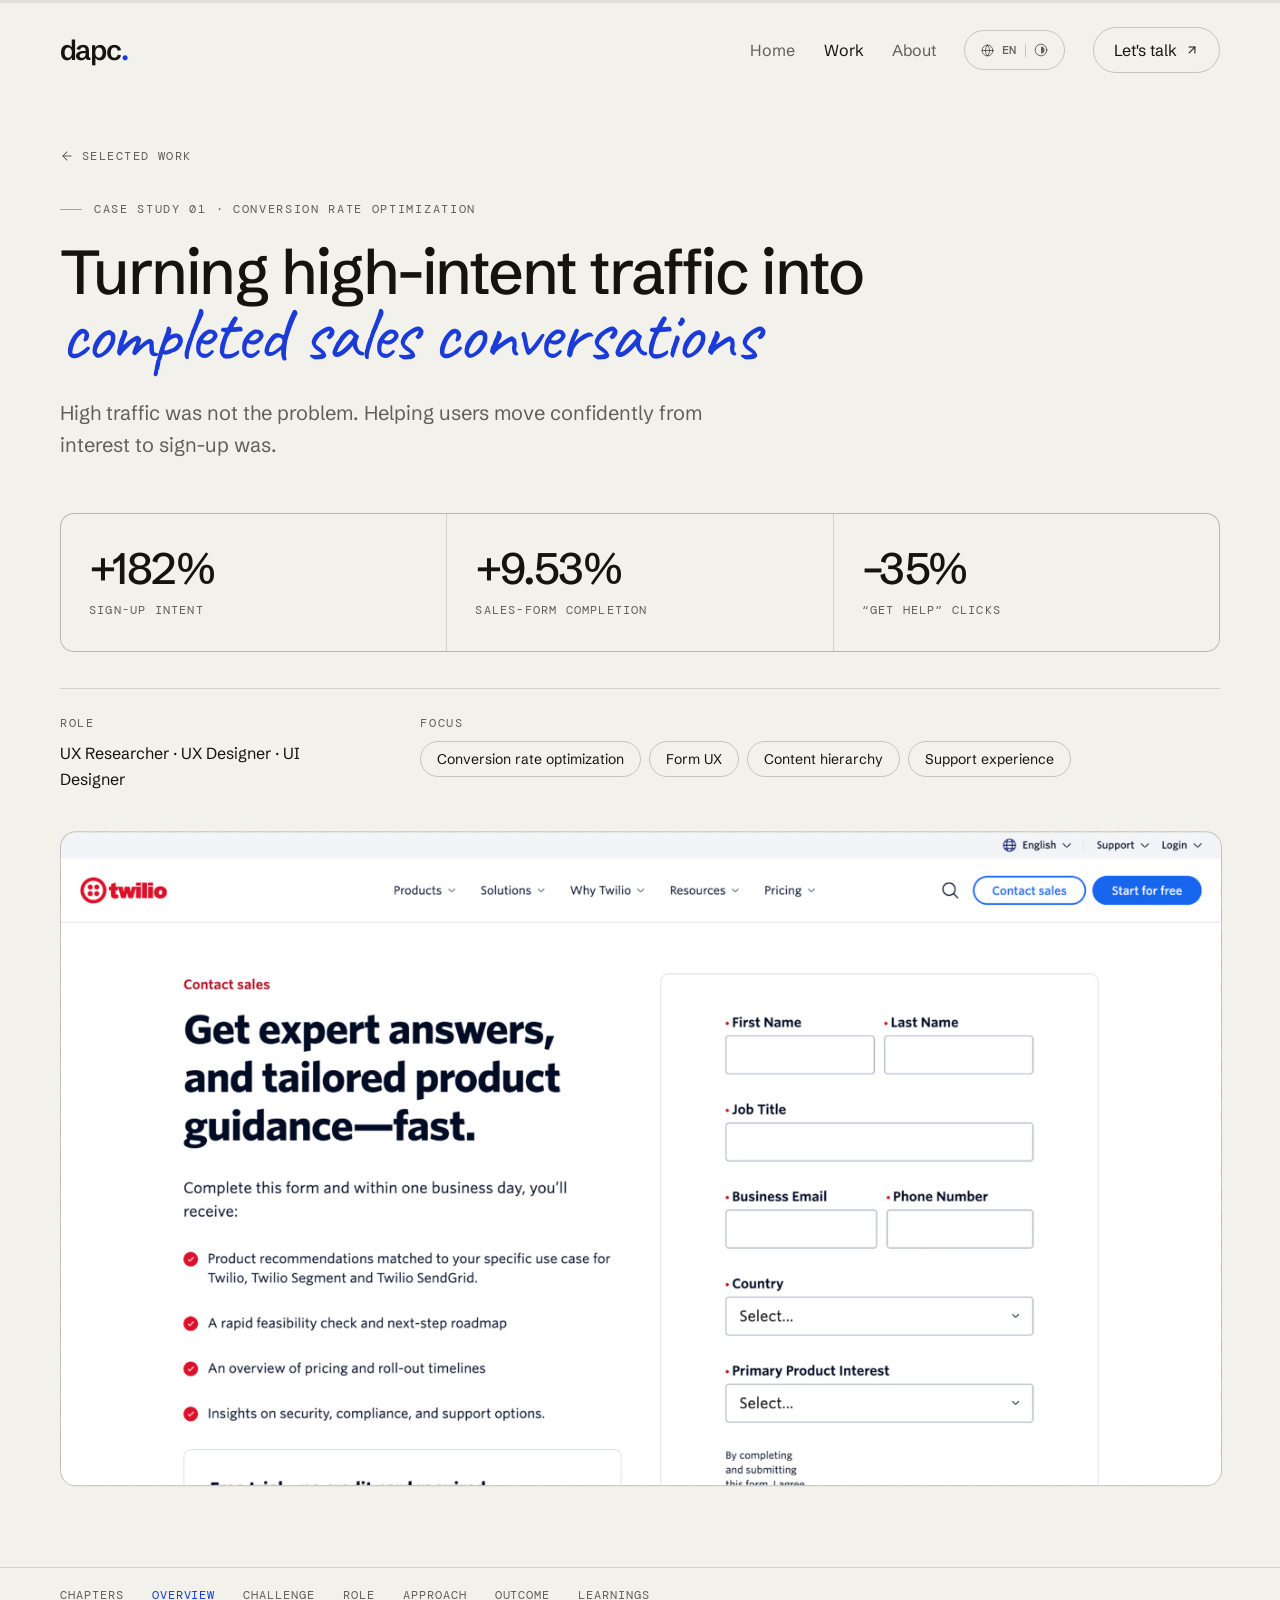
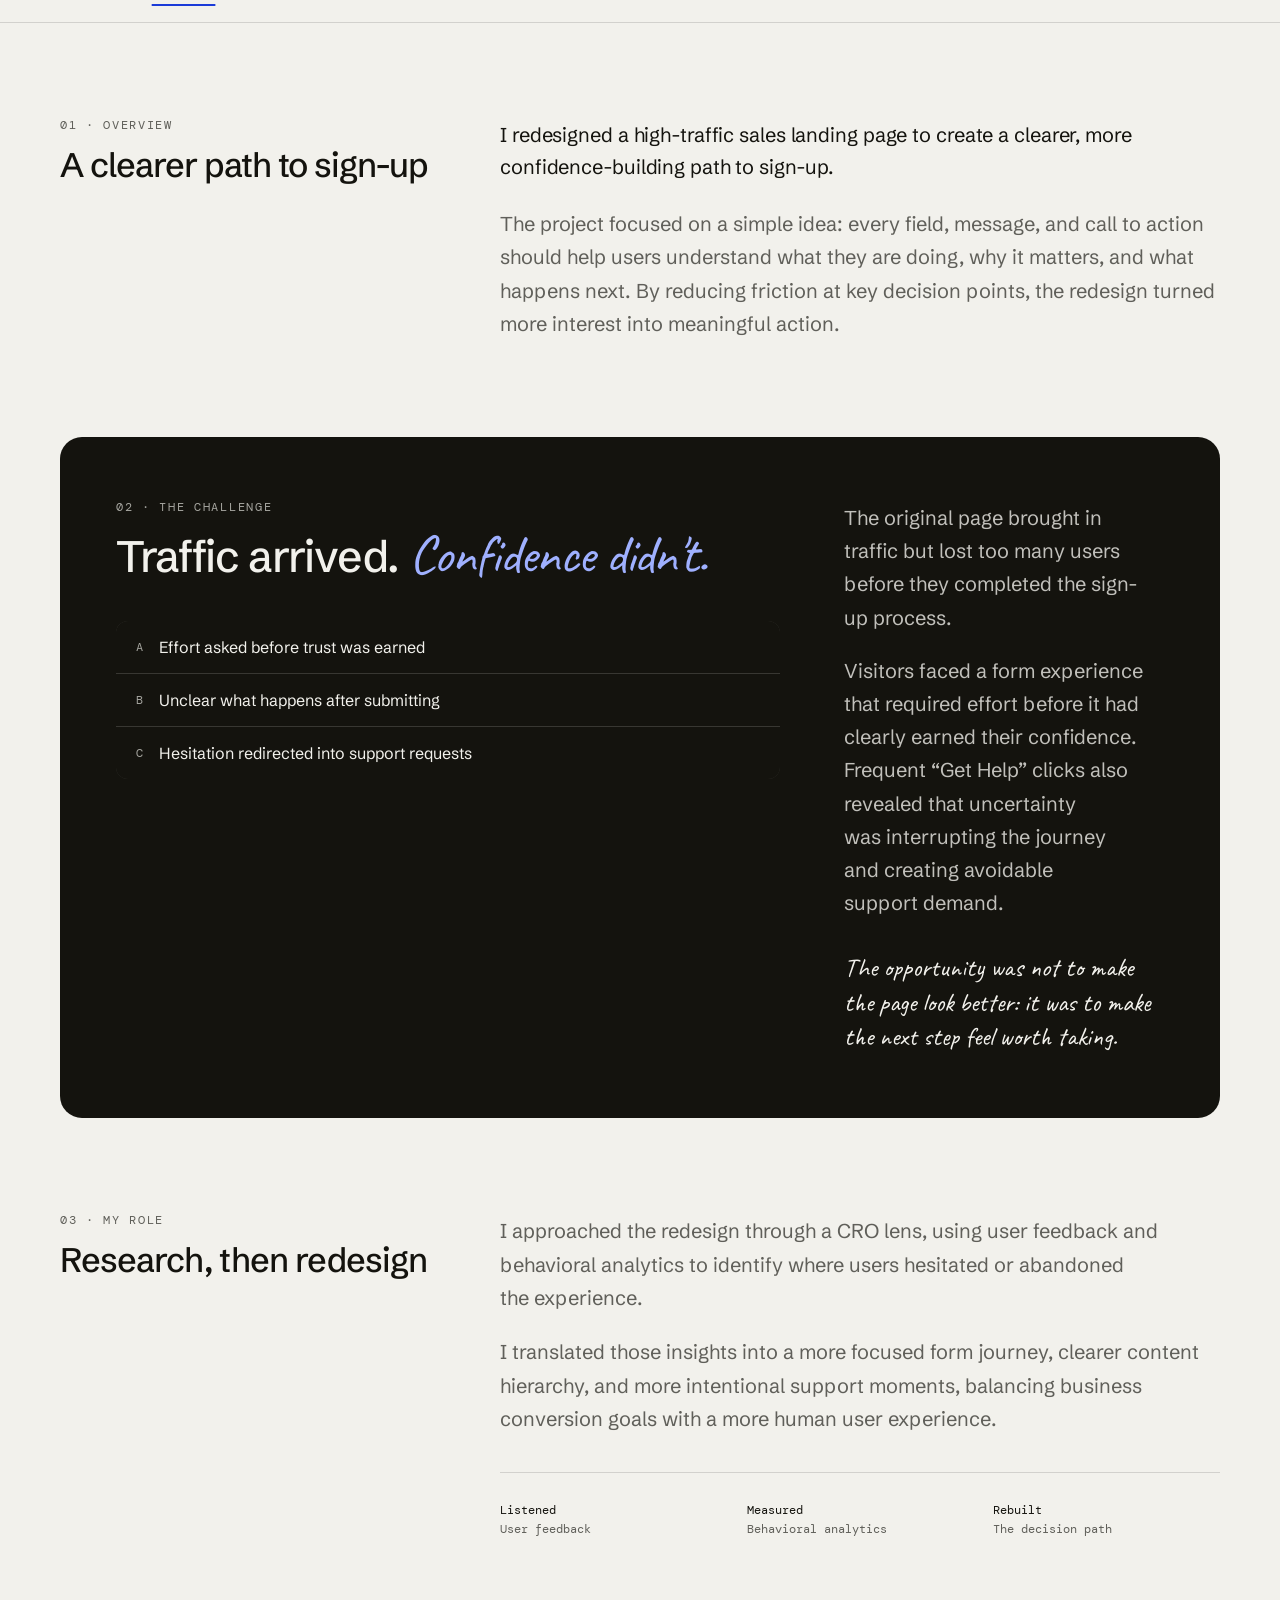
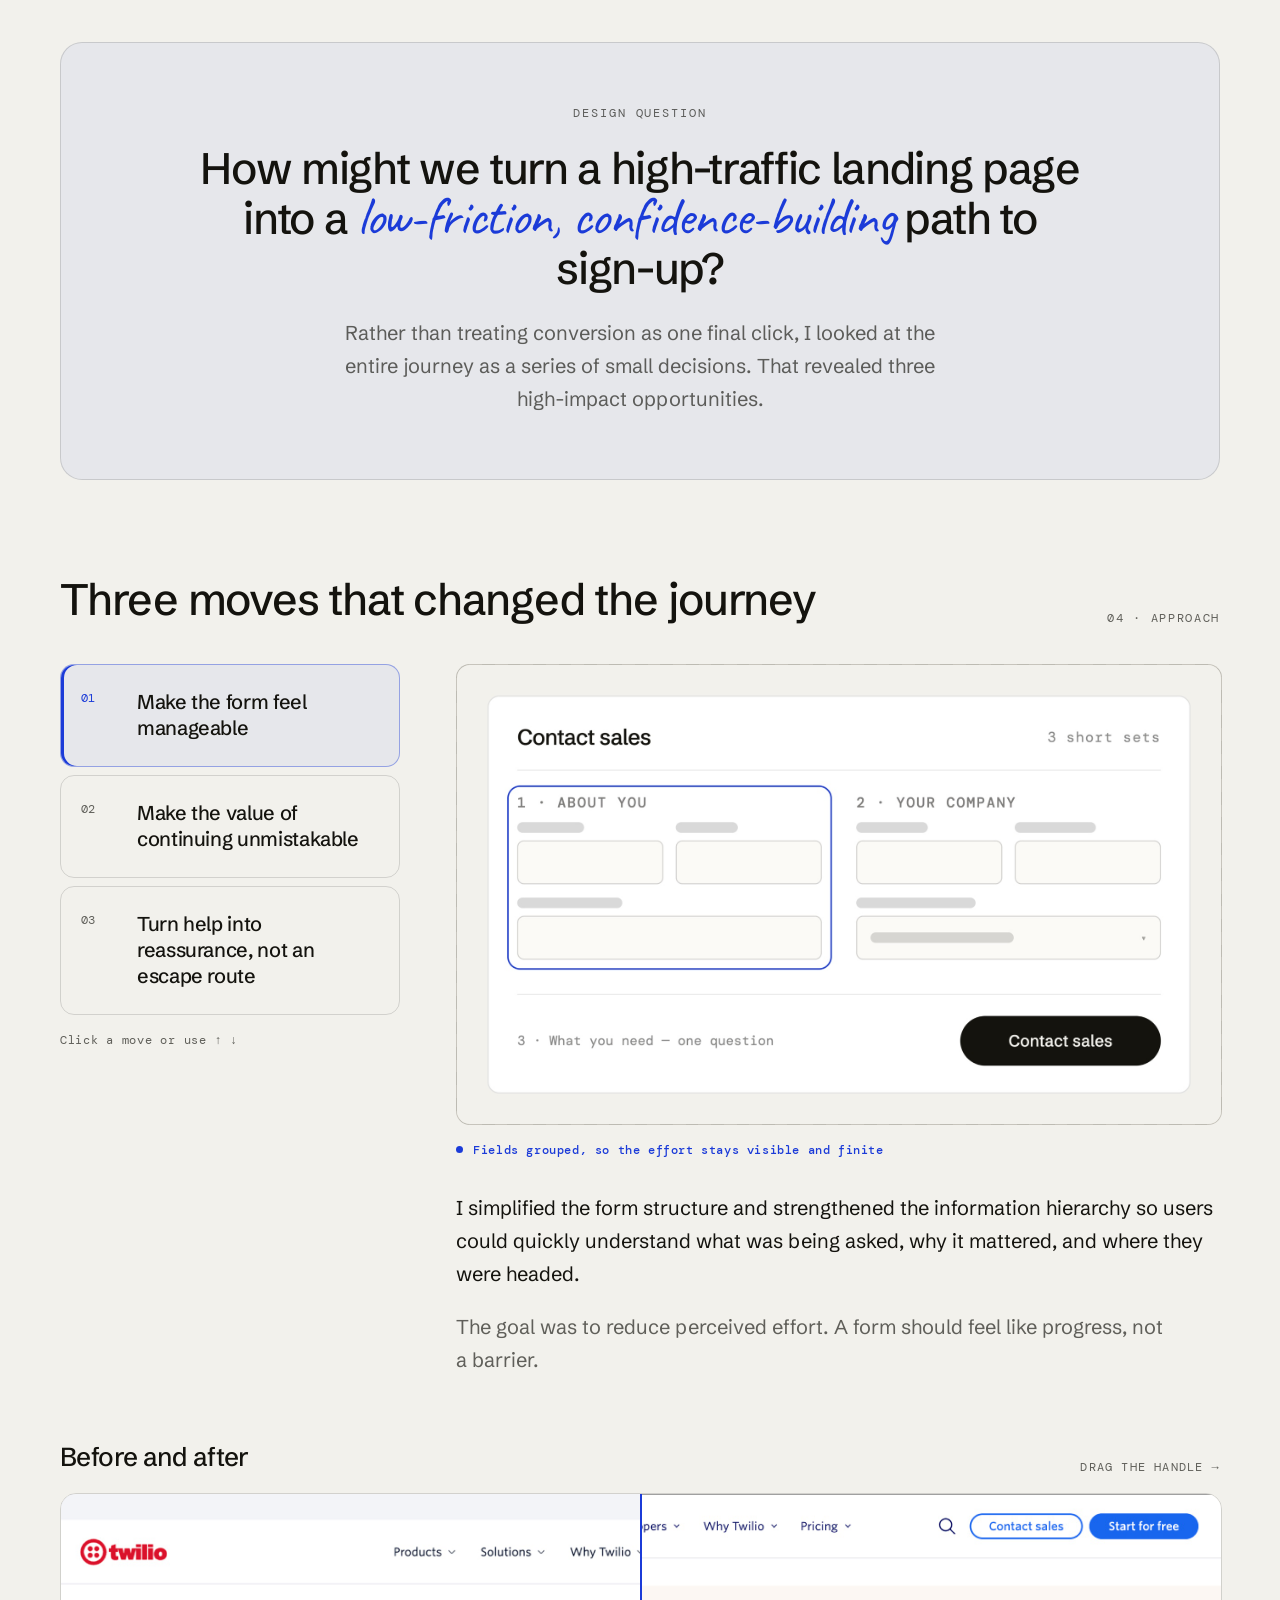
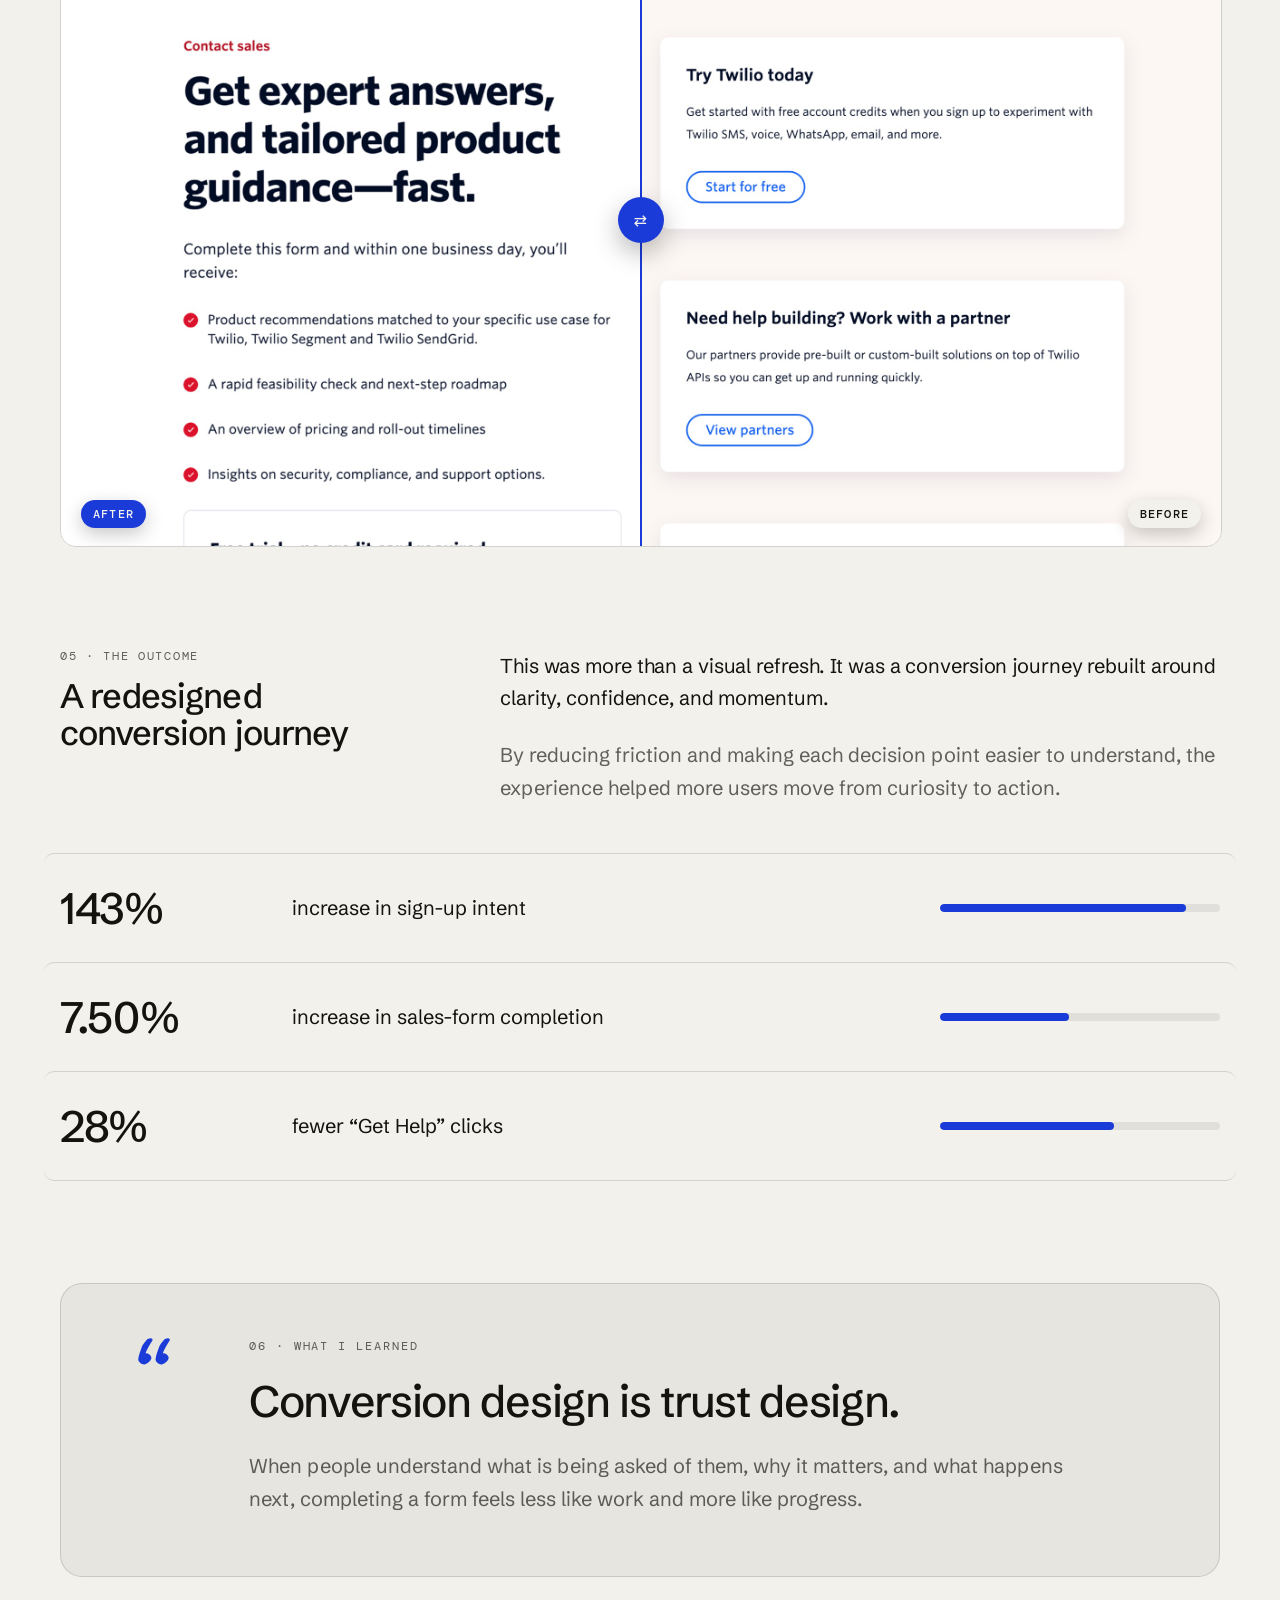
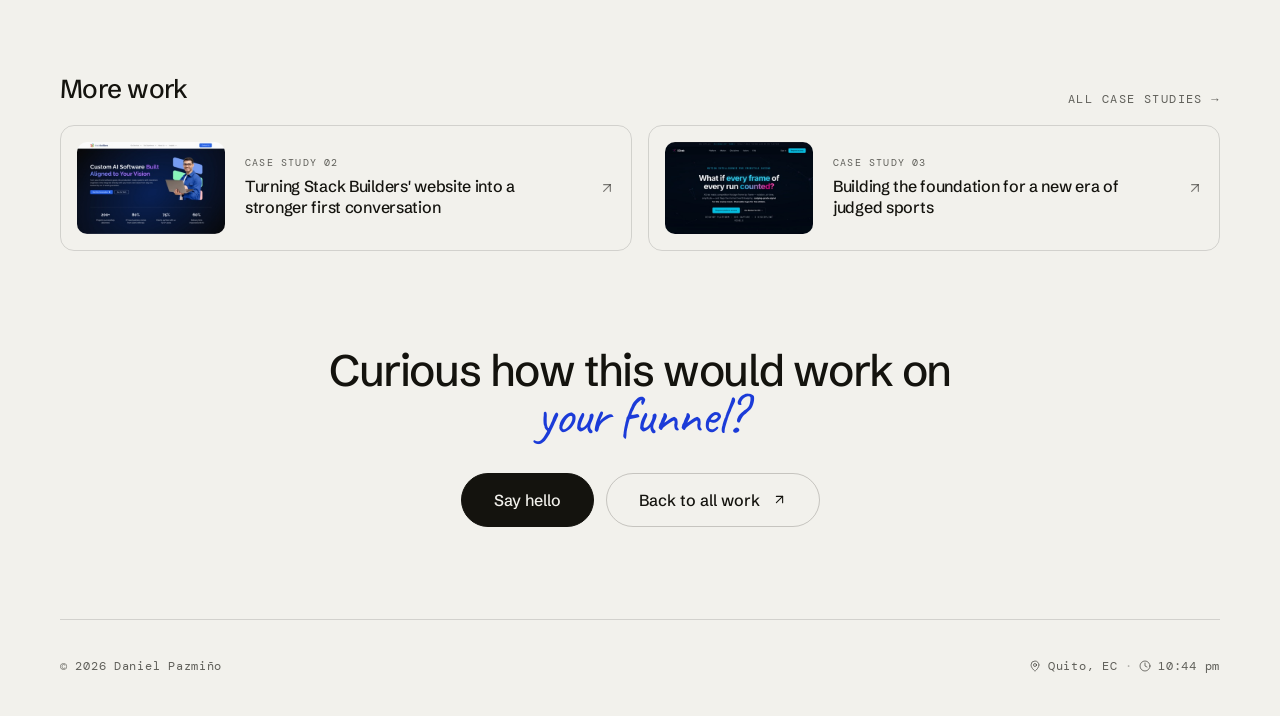
<file: sales-landing-cro.html>
<!DOCTYPE html>
<html lang="en">
<head>
<meta charset="utf-8">
<meta name="viewport" content="width=device-width, initial-scale=1">
<!-- seo:start -->
<title>Sales Landing CRO — Daniel Pazmiño</title>
<meta name="description" content="A conversion-rate case study: redesigning a high-traffic sales landing page into a low-friction, confidence-building path to sign-up.">
<link rel="canonical" href="sales-landing-cro">
<meta name="author" content="Daniel Pazmiño">
<meta name="robots" content="index, follow, max-image-preview:large">
<meta name="theme-color" content="#F2F1EC" media="(prefers-color-scheme: light)">
<meta name="theme-color" content="#14130E" media="(prefers-color-scheme: dark)">
<meta property="og:type" content="article">
<meta property="og:site_name" content="Daniel Pazmiño">
<meta property="og:title" content="Turning high-intent traffic into completed sales conversations">
<meta property="og:description" content="A conversion-rate case study: redesigning a high-traffic sales landing page into a low-friction, confidence-building path to sign-up.">
<meta property="og:url" content="https://daamndaniel.github.io/portfolio/sales-landing-cro">
<meta property="og:image" content="https://daamndaniel.github.io/portfolio/assets/cro-cover.jpg">
<meta property="og:image:width" content="2560">
<meta property="og:image:height" content="1440">
<meta property="og:image:alt" content="Redesigned contact sales landing page">
<meta property="og:locale" content="en_US">
<meta property="og:locale:alternate" content="es_ES">
<meta name="twitter:card" content="summary_large_image">
<meta name="twitter:title" content="Turning high-intent traffic into completed sales conversations">
<meta name="twitter:description" content="A conversion-rate case study: redesigning a high-traffic sales landing page into a low-friction, confidence-building path to sign-up.">
<meta name="twitter:image" content="https://daamndaniel.github.io/portfolio/assets/cro-cover.jpg">
<meta name="twitter:image:alt" content="Redesigned contact sales landing page">
<script type="application/ld+json">{
  "@context": "https://schema.org",
  "@graph": [
    {
      "@type": "CreativeWork",
      "name": "Turning high-intent traffic into completed sales conversations",
      "headline": "Turning high-intent traffic into completed sales conversations",
      "description": "A conversion-rate case study: redesigning a high-traffic sales landing page into a low-friction, confidence-building path to sign-up.",
      "url": "https://daamndaniel.github.io/portfolio/sales-landing-cro",
      "image": "https://daamndaniel.github.io/portfolio/assets/cro-cover.jpg",
      "inLanguage": [
        "en",
        "es"
      ],
      "author": {
        "@id": "https://daamndaniel.github.io/portfolio/#daniel"
      },
      "creator": {
        "@id": "https://daamndaniel.github.io/portfolio/#daniel"
      }
    },
    {
      "@type": "Person",
      "@id": "https://daamndaniel.github.io/portfolio/#daniel",
      "name": "Daniel Pazmiño",
      "jobTitle": "Product Designer",
      "url": "https://daamndaniel.github.io/portfolio/",
      "image": "https://daamndaniel.github.io/portfolio/assets/og-share.jpg",
      "sameAs": [
        "https://www.linkedin.com/in/daniel-pazmi%C3%B1o-c-8a5550158/"
      ],
      "address": {
        "@type": "PostalAddress",
        "addressLocality": "Quito",
        "addressCountry": "EC"
      },
      "knowsAbout": [
        "UX Design",
        "UI Design",
        "Design Systems",
        "UX Research",
        "Conversion Rate Optimization"
      ]
    }
  ]
}</script>
<!-- seo:end -->

<script>window.__resources={};</script>
<script src="./support.js"></script>
</head>
<body>
<x-dc>
<helmet>
<link rel="preconnect" href="https://fonts.googleapis.com">
<link rel="preconnect" href="https://fonts.gstatic.com" crossorigin="">
<link href="https://fonts.googleapis.com/css2?family=Schibsted+Grotesk:wght@400;500;600&amp;family=Caveat:wght@500;600&amp;family=Kalnia:wght@400;500&amp;family=DM+Mono:wght@400;500&amp;display=swap" rel="stylesheet">
<style>
  body { margin: 0; background: #F2F1EC; font-family: 'Schibsted Grotesk', system-ui, sans-serif; -webkit-font-smoothing: antialiased; }
  a { color: inherit; text-decoration: none; }
  a:hover { color: inherit; opacity: .72; }
  @keyframes grip { 0%, 100% { transform: translateX(0); } 50% { transform: translateX(3px); } }
  /* ===========================================================================
     RESPONSIVE FIXES — hand-added on top of a design-tool export
     ---------------------------------------------------------------------------
     The export ships ZERO @media queries: fluid clamp() typography was the only
     responsive mechanism, so every fixed-column grid stayed fixed on a phone and
     one auto-fit floor overflowed. Every rule below was measured in a real
     browser at 320 / 375 / 785 / 1425px on all five pages, and each one records
     the number it fixes so a future reader can re-check it.

     >>> RE-EXPORTING FROM THE DESIGN TOOL WILL DELETE THIS BLOCK. <<<
     Re-apply it with:   bash tools/apply-responsive-fixes.sh
     This file is the single source of truth; the script copies it into each
     page's <helmet> <style>. Edit here, never in the five HTML files.

     ---------------------------------------------------------------------------
     TWO TRAPS. Both were hit while writing this. Read before editing.

     1. SELECTORS MUST MATCH THE RENDERED DOM, NOT THE SOURCE BYTES.
        The runtime assigns inline styles through the CSSOM, so the live style
        attribute is RE-SERIALISED. `minmax(0,200px)` in the file becomes
        `minmax(0px, 200px)` in the DOM; `margin: 0 -16px` becomes
        `margin: 0px -16px`. An [style*="…"] selector written from the file
        matches NOTHING and fails SILENTLY — the worst outcome here. Always check
        a new selector with document.querySelectorAll() in the browser.

     2. NEVER PUT transform OR opacity IN AN !important RULE IN THIS FILE.
        The scroll-reveal observer unhides elements by writing those two
        properties INLINE. A stylesheet !important beats an inline write, so the
        page would stay permanently invisible.

     ---------------------------------------------------------------------------
     BREAKPOINTS (both derived, neither guessed)
       1023px  structures that only work at desktop width.
        640px  the phone tier: the exact width where clamp(32px, 5vw, 60px)
               reaches its 32px floor (5vw = 32px at 640px), i.e. where the
               fluid system stops adapting and fixed insets start to dominate.
     =========================================================================== */

  /* --- Fixes that are no-ops above the phone tier, so they need no breakpoint -- */

  /* Hero portrait drifted up to 387px right of the text gutter (h1 at l=35,
     portrait at l=430 @845px). `margin-left: auto` already computes to 0 while
     the hero is side-by-side — the text column's flex-grow:999 absorbs all free
     space — and only bites once flex-wrap stacks the portrait. Verified 0 at
     920px and 1425px, so forcing 0 changes nothing on desktop. */
  [style*="flex: 1 1 300px"][style*="margin-left: auto"] { margin-left: 0 !important; }

  /* auto-fit floor of 340px exceeded the 311px available at 375px, so the track
     rendered 340px inside a 311px box and clipped 29px of content. min() guards
     it and resolves to exactly 340px wherever 340px fits, so desktop is
     unchanged (verified "632px 632px 0px" at 1425px, same as before). */
  [style*="minmax(340px, 1fr)"] {
    grid-template-columns: repeat(auto-fit, minmax(min(100%, 340px), 1fr)) !important;
  }

  /* ===== ACCESSIBILITY =======================================================
     Findings from a measured audit (contrast ratios computed from composited
     colours in BOTH themes, not eyeballed). What already passed, recorded so it
     is not "fixed" later by mistake:
       full-strength ink text          16.44:1
       rgba(ink,.66) muted text         5.75:1 light / 7.63:1 dark  (AA, AAA dark)
       accent #1B3BD8 as link on cream  6.96:1   (dark theme uses #7E97FF, 8.6:1)
       nothing anywhere sets outline:none, so focus is not suppressed
       spacing is ~92% on a 4pt grid — coherent, left alone
     Note every selector below uses the NORMALISED colour form
     (`rgba(20, 19, 14, 0.07)`): the source bytes read `rgba(20,19,14,.07)` and
     match NOTHING in the DOM — see trap #1 at the top of this file. Verified
     against the rendered DOM, 2 and 1 matches respectively. ==================== */

  /* WCAG 1.4.3. The URL labels in the work-card mockups ("twilio.com/contact-sales",
     "stackbuilders.com") measured 3.25:1 against the 4.5:1 required — 8px text at
     rgba(ink,.5) on a 7% ink tint.

     These are miniature browser-chrome mockups drawn INSIDE the card screenshots,
     not site chrome, so they are deliberately theme-blind: their parent mockups are
     rgb(239,237,231) (light) regardless of the site theme, and the third card's
     mockup is dark (rgb(26,32,41)) with its own white-alpha pill that already
     measures 4.91:1 and is left alone.

     Two consequences for the fix, both learned the hard way:
       - The colour must stay a LITERAL rgba, NOT var(--inkrgb). Making it
         theme-aware turned the text cream on a light mockup in dark theme and made
         the ratio WORSE — 1.15:1. Measured, not hypothetical.
       - The 8px size stays. It is a scaled-down browser bar in a 16px-tall pill;
         enlarging the type distorts the mockup it is imitating.
     Raising the alpha alone to .75 takes it to ~6.4:1 in both themes. */
  [style*="rgba(20, 19, 14, 0.07)"][style*="height: 16px"] {
    color: rgba(20, 19, 14, .75) !important;
  }

  /* WCAG 1.4.3. The photo sticker sets cream text on a 55%-opacity dark pill over
     a photograph — measured 4.38:1, just under. Because the backdrop is an image
     the ratio is not fully controllable, so raise the pill alpha until the pill
     itself dominates: at .78 it lands around 13:1 whatever the photo does. */
  [style*="rgba(20, 19, 14, 0.55)"] {
    background: rgba(20, 19, 14, .78) !important;
  }

  /* WCAG 1.4.3, HOVER STATE. `a:hover { opacity: .72 }` (page line 20) MULTIPLIES
     into whatever alpha the link already has, because opacity composites the whole
     element a second time. A link coloured rgba(ink,.66) therefore hovers at an
     effective .66 x .72 = .4752, which measures 3.16:1 in light and 4.48:1 in dark
     — both under 4.5:1. The criterion applies to hover, not just to rest, and this
     hits ~37 anchors: every chapter-nav link, the back-links, and the mini-card
     wrappers. Same arithmetic ruins the footer middot, which nests opacity .45
     inside .66 text for an effective .297 => 1.94:1.

     Fix by expressing hover as COLOUR instead of transparency, which is what the
     export's own `style-hover` attributes already do everywhere else. Result:
     6.97:1 light / 6.87:1 dark.

     Note the deliberate absence of !important. This block is injected into the SAME
     <style> element as the `a:hover` rule and lands AFTER it (verified: rule at
     offset ~1096, this block at ~1648, both inside one <style>), so equal
     specificity wins on source order. That matters — an !important on `opacity`
     would violate trap #2 above and break the scroll-reveal observer. */
  a:hover { opacity: 1; }
  a[data-chapter-link]:hover,
  a[data-mini-card]:hover,
  a[data-case-card]:hover,
  a[data-next-item]:hover { color: var(--acc, #1B3BD8); }

  /* WCAG 1.4.11 Non-text Contrast. The card / mini-card "open case study" arrow
     icons are also written by JS on mouseenter and mouseleave
     (`arrow.style.color = …`, 18 sites), and an inline write beats the style
     attribute — so raising the alpha in the markup alone was not enough.
     On the dark "next case" card the arrow was computing to the FALLBACK ink,
     rgba(20,19,14,.55) over an rgb(20,19,14) card: exactly 1.00:1, i.e. perfectly
     invisible. PROVEN by probe — the identical declaration on a sibling element in
     the same subtree resolves to cream correctly, so the custom property is fine
     and the stale inline value was the whole problem.
     !important on `color` is the only thing that outranks it. It deliberately does
     NOT touch `transform`, which those same handlers animate for the hover lift.
     Resulting ratios: 3.97:1 light, 5.60:1 dark — both clear the 3:1 that 1.4.11
     asks of a meaningful icon. */
  [data-card-arrow], [data-mini-arrow] {
    color: rgba(var(--inkrgb, 20,19,14), .55) !important;
  }

  /* WCAG 2.2 SC 2.4.11 Focus Appearance. Focus is already VISIBLE — the UA ring
     shows (verified by real Tab-key focus: outline-style auto, :focus-visible
     matching), so 2.4.7 passes. But that ring is 1px, under the 2px minimum
     perimeter 2.4.11 asks for. The accent measures 6.96:1 on cream and 8.6:1 in
     dark, so it is a safe indicator colour in both themes. */
  :focus-visible {
    outline: 2px solid var(--acc, #1B3BD8) !important;
    outline-offset: 2px !important;
  }

  /* prefers-reduced-motion. 20-33 elements per page animate on scroll, plus
     marquee / spin / scan / bob loops. A "calm" path ALREADY EXISTS in the page
     script — it zeroes --spin/--mq/--scan/--bob — but it is wired to a manual
     design-tool prop that defaults to false, so the OS preference was ignored
     entirely. This reuses those same variables and neutralises durations.

     Sets DURATIONS ONLY, never transform or opacity. The scroll-reveal observer
     unhides elements by writing those two properties inline; an !important here
     would beat it and leave the page permanently blank (see trap #2). With a
     near-zero transition duration the reveal still runs — it just lands instantly,
     which is exactly what a reduced-motion user wants. */
  @media (prefers-reduced-motion: reduce) {
    :root, [data-theme-root] {
      --spin: 0s !important;
      --mq: 0s !important;
      --scan: 0s !important;
      --bob: 0s !important;
    }
    *, *::before, *::after {
      animation-duration: .001s !important;
      animation-iteration-count: 1 !important;
      transition-duration: .001s !important;
    }
    html { scroll-behavior: auto !important; }
  }

  /* WCAG 1.4.1 Use of Color. All four toggle groups signalled the selected item by
     colour alone. Measured separation between selected and unselected was 1.22:1 in
     light and 1.10:1 in dark — two near-equiluminant hues, so to anyone with a
     colour-vision deficiency the groups read as having nothing selected at all.
     tools/a11y-controls.js mirrors the page's own state onto aria-pressed /
     aria-current; these rules give each of them a cue that does not depend on hue.

     Note the !important on the tab rule and its absence on the others: show() writes
     `b.style.boxShadow = 'none'` inline on every tab button, so that one has to
     outrank an inline style. The rail only has the global `a { text-decoration:
     none }` to beat, which an attribute selector already outranks on specificity. */
  [data-tab-btn][aria-pressed="true"] {
    box-shadow: inset 3px 0 0 var(--acc, #1B3BD8) !important;
  }
  [data-chapter-link][aria-current="true"] {
    text-decoration: underline;
    text-decoration-thickness: 2px;
    text-underline-offset: 5px;
  }
  /* A pseudo-element, deliberately: applyLang() walks TEXT nodes, so generated
     content is invisible to it and cannot break the translation lookup — which
     matches on exact strings and would miss "English ✓". */
  [data-lang-btn][aria-pressed="true"]::after,
  [data-theme-btn][aria-pressed="true"]::after {
    content: ' ✓';
    font-weight: 600;
  }

  /* WCAG 2.4.7 for the slider, which a11y-controls.js just made focusable. A wider
     ring than the global 2px because the widget is a large image region and a thin
     line on photography is easy to lose. */
  [data-compare]:focus-visible {
    outline: 3px solid var(--acc, #1B3BD8) !important;
    outline-offset: 3px !important;
  }

  /* mobile-menu.js appends the hamburger toggle to the header on every page. It is
     only meaningful in the phone tier, where the sticky bar collapses the nav, so
     hide it everywhere else. Declared here (outside any media query) so desktop is
     covered even though the button exists in the DOM at all widths. */
  [data-menu-toggle] { display: none; }

  /* The before/after comparison sliders set `touch-action: none` and call
     setPointerCapture unconditionally on pointerdown, so on any touch screen a
     vertical swipe starting inside the widget dragged the handle instead of
     scrolling the page. `pan-y` returns vertical panning to the browser while
     still delivering horizontal drags; the existing pointercancel handler
     already resets state, so no JS change is needed. Deliberately NOT inside a
     media query — touch-action does not affect mouse drags, and touch tablets
     above 640px need this too. */
  [data-compare] { touch-action: pan-y !important; }

  /* --- Structures that require desktop width ---------------------------------- */

  @media (max-width: 1023px) {
    /* Case-study rail + content + aside. The CENTRE column — the actual content —
       computed 42px at 375px, went negative below 600px, and reached only 160px
       at 768px. Usable again at 1024px (416px), which is where this tier ends.
       Both spellings are listed on purpose: the second is the source-byte form,
       which currently matches nothing because of trap #1 above, and is kept only
       so the rule survives if the runtime ever stops re-serialising. */
    [style*="minmax(0px, 200px) 1fr minmax(0px, 280px)"],
    [style*="minmax(0,200px) 1fr minmax(0,280px)"] {
      grid-template-columns: 1fr !important;
    }
  }

  /* --- Phone tier -------------------------------------------------------------- */

  @media (max-width: 640px) {

    /* STICKY BAR + HAMBURGER.  Bar: [logo ......... Let's talk ☰]
                               Panel: Home / Work / About / EN+theme pill

       WHY. The case studies run 4,000-17,000px tall, so reaching the nav meant
       scrolling all the way back up. A sticky header fixes that — but the previous
       two-row header was ~140px, i.e. 17% of an 812px phone, too much to freeze
       on screen. Collapsing the three page links and the prefs pill behind a
       toggle brings the bar to one row, which is what makes sticky affordable.
       The two changes are therefore coupled, not independent.

       The "Let's talk" CTA deliberately stays IN the bar rather than in the panel.
       It is the one conversion action on the site, and it fits: logo 53 + CTA 128
       + toggle 44 + gaps = 249px of the 311px available at 375px. Only secondary
       navigation is hidden, which is the part a hamburger should hide.

       Desktop keeps the full visible nav — hiding three links behind a tap
       measurably reduces engagement, and above 640px there is room for them. So
       none of this applies above the phone tier.

       `display: contents` drops the <nav> box so its children become direct flex
       items of the header, which is what lets CSS `order` split them into a bar
       group and a panel group without moving a single node in the DOM. Avoiding
       DOM surgery matters here: the tree is React-rendered, and reparenting nodes
       risks them being reconciled back. (A JS-*appended* node is safe — verified
       it survives both a prefs-dropdown open and a language switch.)
       VERIFIED the <nav> landmark survives display:contents in the accessibility
       tree; the old Chrome/Safari semantics bug is fixed in Chrome 89+/Safari 15.4+. */

    /* The header pins just under the 3px scroll-progress bar (top:0, z 6 on index
       / 30 elsewhere). z 25 keeps it above the chapter rail (z 20).

       WHY fixed AND NOT sticky. `position: sticky` was tried first and only sticks
       within its own parent's box — measured 1452px here, so the header released
       right after the hero and scrolled away, which is the exact problem this is
       meant to solve on 4,000-17,000px case studies. The header's parent is a
       max-width wrapper, not a page-height one, and making a higher ancestor
       sticky would pin the hero too. fixed is the only option that survives the
       whole page; mobile-menu.js pays for the lost flow space by setting
       padding-top on that parent (and re-applies it on every ResizeObserver tick,
       so it self-heals if React ever resets the inline style). */
    [style*="justify-content: space-between"][style*="padding: clamp(20px, 5vw, 28px)"],
    [style*="justify-content: space-between"][style*="padding: 24px 0"] {
      position: fixed !important;
      top: 3px !important;
      left: 0 !important;
      right: 0 !important;
      z-index: 25 !important;
      background: var(--pg, #F2F1EC) !important;
    }

    /* Replace the flow space the fixed header gave up, or the hero would slide up
       underneath it. mobile-menu.js tags the correct parent with
       [data-hdr-parent] and publishes the closed bar height as --hdr-h; doing the
       padding here rather than as an inline style write means it simply stops
       applying above 640px instead of needing to be cleared (an inline write that
       missed its clearing resize event left a stale 94px gap on desktop). */
    [data-hdr-parent] { padding-top: var(--hdr-h, 84px) !important; }

    /* Going fixed lifts the header out of its parent, so it also escapes that
       parent's `padding: 0 clamp(32px, 5vw, 60px)` — which is where the four
       case-study headers got their gutter from (their own padding is `24px 0`,
       i.e. none horizontally). Without this the logo would sit against the screen
       edge. index.html already carries its own horizontal padding, so it is not
       in this rule. */
    [style*="justify-content: space-between"][style*="padding: 24px 0"] {
      padding-left: clamp(32px, 5vw, 60px) !important;
      padding-right: clamp(32px, 5vw, 60px) !important;
    }

    /* About and the three case studies have a chapter rail that ALSO sticks at
       top:3px and would end up underneath the header. Push it below, using the
       closed bar height that mobile-menu.js measures and publishes as --hdr-h.
       This selector matches exactly one element on those four pages and none on
       index (which has no rail) — verified. */
    [style*="position: sticky"][style*="top: 3px"] {
      top: calc(3px + var(--hdr-h, 84px)) !important;
    }

    nav { display: contents !important; }

    /* BAR group: logo stays in flow, the mailto CTA takes the free space to its
       left so it and the toggle sit together at the right edge. */
    nav > a[href^="mailto:"] { order: 0 !important; margin-left: auto !important; }
    [data-menu-toggle] { order: 0 !important; }

    /* PANEL group: flex-basis 100% puts each item on its own line below the bar,
       so no explicit line-break element is needed. Hidden until the header is
       marked open. `a:not([href^="mailto:"])` is what separates the three page
       links from the CTA — verified the CTA is the only mailto link in the nav on
       all five pages. */
    nav > a:not([href^="mailto:"]),
    nav > [data-prefs] {
      order: 1 !important;
      flex-basis: 100% !important;
      display: none !important;
    }
    [data-menu="open"] nav > a:not([href^="mailto:"]) {
      display: block !important;
      padding: 12px 0 !important;
    }
    [data-menu="open"] nav > [data-prefs] {
      display: flex !important;
      padding: 6px 0 14px !important;
    }

    /* The toggle: 44px tap target, three bars that cross into an X when open. */
    [data-menu-toggle] {
      display: inline-flex;
      width: 44px; height: 44px; padding: 0;
      flex-direction: column; align-items: center; justify-content: center; gap: 5px;
      appearance: none; -webkit-appearance: none;
      background: none; cursor: pointer;
      color: var(--ink, #14130E);
      border: 1px solid rgba(var(--inkrgb, 20,19,14),.2);
      border-radius: 999px;
    }
    [data-menu-toggle] span {
      display: block; width: 18px; height: 1.5px; border-radius: 2px;
      background: currentColor;
      transition: transform .2s ease, opacity .2s ease;
    }
    [data-menu="open"] [data-menu-toggle] span:nth-child(1) { transform: translateY(6.5px) rotate(45deg); }
    [data-menu="open"] [data-menu-toggle] span:nth-child(2) { opacity: 0; }
    [data-menu="open"] [data-menu-toggle] span:nth-child(3) { transform: translateY(-6.5px) rotate(-45deg); }

    /* Hero stats strip: the third item carries `margin-left: auto; text-align:
       right` so the discipline tags sit flush right in the desktop row. Once the
       strip wraps to stacked lines that reads as an indent against the two
       left-aligned lines above it. All three now start at x=32. */
    [style*="flex: 1 1 220px"][style*="text-align: right"] {
      margin-left: 0 !important;
      text-align: left !important;
    }

    /* Work-card metric tiles were 93px per tile at 375px. Reflow to fit. */
    [style*="grid-template-columns: repeat(3, 1fr)"] {
      grid-template-columns: repeat(auto-fit, minmax(min(100%, 132px), 1fr)) !important;
    }

    /* The one genuine 2-column content pair (163px columns, overflowing).
       Targets `gap: 1px` ON PURPOSE: 10 of the 11 `1fr 1fr` grids in this site
       are the language/theme toggle pairs, which use `gap: 2px` and MUST stay
       side by side. A blanket "collapse all 1fr 1fr" rule would break all ten. */
    [style*="grid-template-columns: 1fr 1fr; gap: 1px"] {
      grid-template-columns: 1fr !important;
    }

    /* Case-study hero meta row is flex-wrap:nowrap, which crushed the status pill
       until "In implementation" wrapped to 3 line-heights inside a 40px
       single-line rounded pill. The :not([style*="padding"]) is load-bearing: the
       six friction rows on judged-sports share the same three leading
       declarations and differ only by `padding: 20px 24px`, and they are
       intentionally nowrap. Substring alone matches 7 elements; this matches 1. */
    [style*="display: flex; align-items: center; gap: 16px"]:not([style*="padding"]) {
      flex-wrap: wrap !important;
    }

    /* 34 list rows carry `margin: 0 -16px` with a compensating `padding: <v> 16px`,
       so their border-top divider and hover fill sat 16px OUTSIDE the page gutter
       while every heading and paragraph sat on it. At 360px the row box spanned
       16 -> 344 while all text sat at x=32, putting the divider at half the text
       inset. Zeroing the margin and the matching horizontal padding is
       text-neutral by construction (-16 + 16 = 0 either way). Above 640px the
       gutter grows and the same overhang reads as a deliberate bleed, so desktop
       keeps it. */
    [data-result-row], [data-principle], [data-next-item] {
      margin-left: 0 !important;
      margin-right: 0 !important;
      padding-left: 0 !important;
      padding-right: 0 !important;
    }

    /* Stacked button pairs shared a left edge but had different intrinsic widths
       (hero 192 vs 241; About 196 vs 317), leaving ragged right edges. Equal full
       width lines both edges up. Covers the hero pair (16px 28px) and every
       footer pair (16px 32px) on all five pages, and incidentally contains
       About's email button, which rendered 317px inside a 311px column. */
    [style*="padding: 16px 28px"],
    [style*="padding: 16px 32px"] {
      width: 100% !important;
      justify-content: center !important;
    }
  }
</style>
</helmet>

<div data-theme-root="" style="min-height: 100vh; background: var(--pg, #F2F1EC); color: var(--ink, #14130E); font-family: 'Schibsted Grotesk', system-ui, sans-serif;">

  <div style="position: sticky; top: 0; z-index: 30; height: 3px; background: rgba(var(--inkrgb, 20,19,14),.08);"><div data-progress-bar="" style="height: 100%; width: 0%; background: var(--acc, #1B3BD8);"></div></div>

  <div style="max-width: 1280px; margin: 0 auto; padding: 0 clamp(32px, 5vw, 60px);">
    <div style="display: flex; align-items: center; justify-content: space-between; padding: 24px 0; flex-wrap: wrap; gap: 12px;">
      <a href="./" style="display: inline-flex; align-items: baseline; padding: 8px 0; font-size: clamp(22px, 2.2vw, 28px); font-weight: 600; letter-spacing: -.055em; line-height: 1;">
        <span>dapc</span><span style="color: var(--acc, #1B3BD8);">.</span>
      </a>
      <nav style="display: flex; align-items: center; gap: clamp(16px, 2.2vw, 32px); flex-wrap: wrap; row-gap: 8px; font-size: 16px; color: rgba(var(--inkrgb, 20,19,14),.66);">
        <a href="./" style="padding: 12px 0; transition: color .18s ease;" style-hover="color: var(--acc, #1B3BD8);">Home</a>
        <a href="./" style="padding: 12px 0; color: var(--ink, #14130E);">Work</a>
        <a href="about" style="padding: 12px 0; transition: color .18s ease;" style-hover="color: var(--acc, #1B3BD8);">About</a>

        <div data-prefs="" style="position: relative;">
          <button data-prefs-btn="" aria-label="Language and theme" aria-expanded="false" style="display: inline-flex; align-items: center; gap: 8px; padding: 12px 16px; border: 1px solid rgba(var(--inkrgb, 20,19,14),.2); border-radius: 999px; background: transparent; color: inherit; font: 500 12px/1 'DM Mono', monospace; letter-spacing: .04em; cursor: pointer; transition: border-color .2s ease;">
            <svg viewBox="0 0 24 24" width="13" height="13" fill="none" stroke="currentColor" aria-hidden="true" style="display: block; flex: 0 0 auto; stroke-width: 1.75; stroke-linecap: round; stroke-linejoin: round;"><circle cx="12" cy="12" r="10"></circle><path d="M2 12h20"></path><path d="M12 2a14.5 14.5 0 0 0 0 20 14.5 14.5 0 0 0 0-20"></path></svg><span data-prefs-lang="">EN</span>
            <span style="width: 1px; height: 13px; background: rgba(var(--inkrgb, 20,19,14),.2);"></span>
            <svg viewBox="0 0 24 24" width="14" height="14" fill="none" stroke="currentColor" aria-hidden="true" style="display: block; flex: 0 0 auto; stroke-width: 1.6; stroke-linecap: round; stroke-linejoin: round;"><circle cx="12" cy="12" r="10"></circle><path d="M12 18a6 6 0 0 0 0-12v12z" fill="currentColor" stroke="none"></path></svg>
          </button>
          <div data-prefs-panel="" style="position: absolute; top: calc(100% + 12px); right: 0; width: 236px; padding: 20px; border-radius: 16px; border: 1px solid rgba(var(--inkrgb, 20,19,14),.14); background: var(--pg, #F2F1EC); box-shadow: 0 22px 48px rgba(0,0,0,.18); opacity: 0; visibility: hidden; transform: translateY(-6px); transition: opacity .2s ease, transform .2s ease, visibility .2s; z-index: 40; display: flex; flex-direction: column; gap: 16px; text-align: left;">
            <div>
              <div style="font: 400 12px/1 'DM Mono', monospace; letter-spacing: .14em; text-transform: uppercase; color: rgba(var(--inkrgb, 20,19,14),.66); margin-bottom: 8px;">Language</div>
              <div style="display: grid; grid-template-columns: 1fr 1fr; gap: 2px; padding: 4px; border-radius: 999px; border: 1px solid rgba(var(--inkrgb, 20,19,14),.14);">
                <button data-lang-btn="en" style="padding: 12px 0; border: 0; border-radius: 999px; background: transparent; color: rgba(var(--inkrgb, 20,19,14),.66); font: 500 12px/1 'DM Mono', monospace; letter-spacing: .03em; cursor: pointer;">English</button>
                <button data-lang-btn="es" style="padding: 12px 0; border: 0; border-radius: 999px; background: transparent; color: rgba(var(--inkrgb, 20,19,14),.66); font: 500 12px/1 'DM Mono', monospace; letter-spacing: .03em; cursor: pointer;">Español</button>
              </div>
            </div>
            <div>
              <div style="font: 400 12px/1 'DM Mono', monospace; letter-spacing: .14em; text-transform: uppercase; color: rgba(var(--inkrgb, 20,19,14),.66); margin-bottom: 8px;">Theme</div>
              <div style="display: grid; grid-template-columns: 1fr 1fr; gap: 2px; padding: 4px; border-radius: 999px; border: 1px solid rgba(var(--inkrgb, 20,19,14),.14);">
                <button data-theme-btn="light" style="padding: 12px 0; border: 0; border-radius: 999px; background: transparent; color: rgba(var(--inkrgb, 20,19,14),.66); font: 500 12px/1 'DM Mono', monospace; letter-spacing: .03em; cursor: pointer; display: inline-flex; align-items: center; justify-content: center; gap: 6px;"><svg viewBox="0 0 24 24" width="13" height="13" fill="none" stroke="currentColor" aria-hidden="true" style="display: block; flex: 0 0 auto; stroke-width: 1.6; stroke-linecap: round; stroke-linejoin: round;"><circle cx="12" cy="12" r="4"></circle><path d="M12 2v2"></path><path d="M12 20v2"></path><path d="m4.93 4.93 1.41 1.41"></path><path d="m17.66 17.66 1.41 1.41"></path><path d="M2 12h2"></path><path d="M20 12h2"></path><path d="m6.34 17.66-1.41 1.41"></path><path d="m19.07 4.93-1.41 1.41"></path></svg>Light</button>
                <button data-theme-btn="dark" style="padding: 12px 0; border: 0; border-radius: 999px; background: transparent; color: rgba(var(--inkrgb, 20,19,14),.66); font: 500 12px/1 'DM Mono', monospace; letter-spacing: .03em; cursor: pointer; display: inline-flex; align-items: center; justify-content: center; gap: 6px;"><svg viewBox="0 0 24 24" width="13" height="13" fill="none" stroke="currentColor" aria-hidden="true" style="display: block; flex: 0 0 auto; stroke-width: 1.6; stroke-linecap: round; stroke-linejoin: round;"><path d="M12 3a6 6 0 0 0 9 9 9 9 0 1 1-9-9"></path></svg>Dark</button>
              </div>
            </div>
          </div>
        </div>
        <a href="mailto:daniel.pazmino.c@gmail.com" style="display: inline-flex; align-items: center; gap: 8px; padding: 12px 20px; border-radius: 999px; border: 1px solid rgba(var(--inkrgb, 20,19,14),.2); color: var(--ink, #14130E); font-size: 16px; transition: background .2s ease, color .2s ease, border-color .2s ease;" style-hover="background: var(--ink, #14130E); color: var(--pg, #F2F1EC); border-color: var(--ink, #14130E);">Let's talk <svg viewBox="0 0 24 24" width="14" height="14" fill="none" stroke="currentColor" aria-hidden="true" style="display: block; flex: 0 0 auto; stroke-width: 1.75; stroke-linecap: round; stroke-linejoin: round;"><path d="M7 17 17 7"></path><path d="M7 7h10v10"></path></svg></a>
      </nav>
    </div>

    <div style="padding: clamp(20px, 5vw, 40px) 0 0;">
      <a href="./" data-reveal="" style="padding: 12px 0; opacity: 0; transform: translateY(20px); transition: opacity .9s cubic-bezier(.2,.7,.2,1), transform .9s cubic-bezier(.2,.7,.2,1), color .2s ease; display: inline-flex; align-items: center; gap: 8px; font: 400 12px/1 'DM Mono', monospace; letter-spacing: .12em; text-transform: uppercase; color: rgba(var(--inkrgb, 20,19,14),.66);" style-hover="color: var(--acc, #1B3BD8);"><svg viewBox="0 0 24 24" width="14" height="14" fill="none" stroke="currentColor" aria-hidden="true" style="display: block; flex: 0 0 auto; stroke-width: 1.75; stroke-linecap: round; stroke-linejoin: round;"><path d="M19 12H5"></path><path d="m12 19-7-7 7-7"></path></svg>Selected work</a>

      <div data-reveal="" data-reveal-delay="80" style="opacity: 0; transform: translateY(20px); transition: opacity .9s cubic-bezier(.2,.7,.2,1), transform .9s cubic-bezier(.2,.7,.2,1); margin-top: 28px;">
        <div style="display: flex; align-items: center; gap: 12px; font: 400 12px/1 'DM Mono', monospace; letter-spacing: .14em; text-transform: uppercase; color: rgba(var(--inkrgb, 20,19,14),.66);"><span style="width: 22px; height: 1px; background: rgba(var(--inkrgb, 20,19,14),.35);"></span>Case study 01 · Conversion rate optimization</div>
        <h1 style="margin: 24px 0 0; font-size: clamp(34px, 6vw, 62px); font-weight: 500; line-height: 1.05; letter-spacing: -.034em; text-wrap: pretty; max-width: 1000px;">Turning high-intent traffic into <span style="font-family: var(--accent-face, 'Caveat', cursive); font-style: var(--accent-style, normal); font-size: var(--accent-size, 1em); line-height: var(--accent-lh, 1); font-weight: 400; color: var(--acc, #1B3BD8);">completed sales conversations</span></h1>
        <p style="margin: 28px 0 0; max-width: 680px; font-size: clamp(16px, 1.8vw, 20px); line-height: 1.6; color: rgba(var(--inkrgb, 20,19,14),.66); text-wrap: pretty;">High traffic was not the problem. Helping users move confidently from interest to sign-up was.</p>
      </div>

      <div data-reveal="" data-reveal-delay="160" style="opacity: 0; transform: translateY(20px); transition: opacity .9s cubic-bezier(.2,.7,.2,1), transform .9s cubic-bezier(.2,.7,.2,1); display: grid; grid-template-columns: repeat(auto-fit, minmax(min(100%, 200px), 1fr)); gap: 1px; margin-top: clamp(28px, 5vw, 52px); background: rgba(var(--inkrgb, 20,19,14),.14); border: 1px solid rgba(var(--inkrgb, 20,19,14),.14); border-radius: 14px; overflow: hidden;">
        <div data-metric="" style="padding: 32px 28px; background: var(--pg, #F2F1EC); transition: background-color .3s ease;">
          <div data-count="+182%" style="font-size: clamp(28px, 4.2vw, 44px); font-weight: 500; letter-spacing: -.035em; line-height: 1;">+182%</div>
          <div style="margin-top: 12px; font: 400 12px/1.4 'DM Mono', monospace; letter-spacing: .1em; text-transform: uppercase; color: rgba(var(--inkrgb, 20,19,14),.66);">Sign-up intent</div>
        </div>
        <div data-metric="" style="padding: 32px 28px; background: var(--pg, #F2F1EC); transition: background-color .3s ease;">
          <div data-count="+9.53%" style="font-size: clamp(28px, 4.2vw, 44px); font-weight: 500; letter-spacing: -.035em; line-height: 1;">+9.53%</div>
          <div style="margin-top: 12px; font: 400 12px/1.4 'DM Mono', monospace; letter-spacing: .1em; text-transform: uppercase; color: rgba(var(--inkrgb, 20,19,14),.66);">Sales-form completion</div>
        </div>
        <div data-metric="" style="padding: 32px 28px; background: var(--pg, #F2F1EC); transition: background-color .3s ease;">
          <div data-count="–35%" style="font-size: clamp(28px, 4.2vw, 44px); font-weight: 500; letter-spacing: -.035em; line-height: 1;">–35%</div>
          <div style="margin-top: 12px; font: 400 12px/1.4 'DM Mono', monospace; letter-spacing: .1em; text-transform: uppercase; color: rgba(var(--inkrgb, 20,19,14),.66);">“Get Help” clicks</div>
        </div>
      </div>

      <div data-reveal="" data-reveal-delay="220" style="opacity: 0; transform: translateY(20px); transition: opacity .9s cubic-bezier(.2,.7,.2,1), transform .9s cubic-bezier(.2,.7,.2,1); display: flex; flex-wrap: wrap; gap: clamp(32px, 5vw, 60px); margin-top: 36px; padding: 28px 0 0; border-top: 1px solid rgba(var(--inkrgb, 20,19,14),.14);">
        <div style="flex: 1 1 300px; min-width: 0;">
          <div style="font: 400 12px/1 'DM Mono', monospace; letter-spacing: .14em; text-transform: uppercase; color: rgba(var(--inkrgb, 20,19,14),.66);">Role</div>
          <div style="margin-top: 12px; font-size: 16px; line-height: 1.6;">UX Researcher · UX Designer · UI Designer</div>
        </div>
        <div style="flex: 999 1 360px; min-width: 0;">
          <div style="font: 400 12px/1 'DM Mono', monospace; letter-spacing: .14em; text-transform: uppercase; color: rgba(var(--inkrgb, 20,19,14),.66);">Focus</div>
          <div style="margin-top: 12px; display: flex; flex-wrap: wrap; gap: 8px;">
            <span style="padding: 8px 16px; border-radius: 999px; border: 1px solid rgba(var(--inkrgb, 20,19,14),.2); font-size: 14px;">Conversion rate optimization</span>
            <span style="padding: 8px 16px; border-radius: 999px; border: 1px solid rgba(var(--inkrgb, 20,19,14),.2); font-size: 14px;">Form UX</span>
            <span style="padding: 8px 16px; border-radius: 999px; border: 1px solid rgba(var(--inkrgb, 20,19,14),.2); font-size: 14px;">Content hierarchy</span>
            <span style="padding: 8px 16px; border-radius: 999px; border: 1px solid rgba(var(--inkrgb, 20,19,14),.2); font-size: 14px;">Support experience</span>
          </div>
        </div>
      </div>

      <div data-reveal="" data-reveal-delay="280" data-parallax="0.02" style="opacity: 0; transform: translateY(20px); transition: opacity .9s cubic-bezier(.2,.7,.2,1), transform .9s cubic-bezier(.2,.7,.2,1); margin-top: clamp(28px, 5vw, 56px); width: 100%; aspect-ratio: 16/9; border-radius: 16px; overflow: hidden; display: grid; place-items: center; background: repeating-linear-gradient(135deg, rgba(var(--inkrgb, 20,19,14),.05) 0 9px, rgba(var(--inkrgb, 20,19,14),0) 9px 18px), var(--ph, #E5E2D8); border: 1px solid rgba(var(--inkrgb, 20,19,14),.14); font: 400 12px/1.9 'DM Mono', monospace; letter-spacing: .1em; text-align: center; color: rgba(var(--inkrgb, 20,19,14),.66);"><img src="assets/cro-cover.jpg" alt="Redesigned contact sales landing page" style="width: 100%; height: 100%; object-fit: cover; object-position: 50% 50%; display: block;"></div>
    </div>
  </div>

  <div data-chapter-nav="" style="position: sticky; top: 3px; z-index: 20; margin-top: clamp(40px, 5vw, 80px); border-top: 1px solid rgba(var(--inkrgb, 20,19,14),.14); border-bottom: 1px solid rgba(var(--inkrgb, 20,19,14),.14); background: var(--pg, #F2F1EC);">
    <div style="max-width: 1280px; margin: 0 auto; padding: 0 clamp(32px, 5vw, 60px); display: flex; align-items: center; gap: 28px; height: 54px; font: 400 12px/1 'DM Mono', monospace; overflow-x: auto; white-space: nowrap; scrollbar-width: none; letter-spacing: .08em; text-transform: uppercase;">
      <span style="color: rgba(var(--inkrgb, 20,19,14),.66);">Chapters</span>
      <a href="#overview" data-chapter-link="overview" style="padding: 12px 0; color: rgba(var(--inkrgb, 20,19,14),.66); transition: color .2s ease;">Overview</a>
      <a href="#challenge" data-chapter-link="challenge" style="padding: 12px 0; color: rgba(var(--inkrgb, 20,19,14),.66); transition: color .2s ease;">Challenge</a>
      <a href="#role" data-chapter-link="role" style="padding: 12px 0; color: rgba(var(--inkrgb, 20,19,14),.66); transition: color .2s ease;">Role</a>
      <a href="#approach" data-chapter-link="approach" style="padding: 12px 0; color: rgba(var(--inkrgb, 20,19,14),.66); transition: color .2s ease;">Approach</a>
      <a href="#outcome" data-chapter-link="outcome" style="padding: 12px 0; color: rgba(var(--inkrgb, 20,19,14),.66); transition: color .2s ease;">Outcome</a>
      <a href="#learned" data-chapter-link="learned" style="padding: 12px 0; color: rgba(var(--inkrgb, 20,19,14),.66); transition: color .2s ease;">Learnings</a>
    </div>
  </div>

  <div style="max-width: 1280px; margin: 0 auto; padding: 0 clamp(32px, 5vw, 60px);">

    <section id="overview" style="scroll-margin-top: 80px; padding: clamp(56px, 8vw, 96px) 0 0;">
      <div data-reveal="" style="opacity: 0; transform: translateY(20px); transition: opacity .9s cubic-bezier(.2,.7,.2,1), transform .9s cubic-bezier(.2,.7,.2,1); display: flex; flex-wrap: wrap; gap: clamp(32px, 5vw, 60px); align-items: start;">
        <div style="flex: 1 1 300px; min-width: 0;">
          <div style="font: 400 12px/1 'DM Mono', monospace; letter-spacing: .14em; text-transform: uppercase; color: rgba(var(--inkrgb, 20,19,14),.66);">01 · Overview</div>
          <h2 style="margin: 16px 0 0; font-size: clamp(24px, 3.4vw, 34px); font-weight: 500; line-height: 1.1; letter-spacing: -.028em; text-wrap: pretty;">A clearer path to sign-up</h2>
        </div>
        <div style="flex: 999 1 360px; min-width: 0; max-width: 720px;">
          <p style="margin: 0; font-size: clamp(16px, 1.8vw, 20px); line-height: 1.6; letter-spacing: -.005em; text-wrap: pretty;">I redesigned a high-traffic sales landing page to create a clearer, more confidence-building path to sign-up.</p>
          <p style="margin: 24px 0 0; font-size: clamp(16px, 1.8vw, 20px); line-height: 1.68; color: rgba(var(--inkrgb, 20,19,14),.66); text-wrap: pretty;">The project focused on a simple idea: every field, message, and call to action should help users understand what they are doing, why it matters, and what happens next. By reducing friction at key decision points, the redesign turned more interest into meaningful action.</p>
        </div>
      </div>
    </section>

    <section id="challenge" style="scroll-margin-top: 80px; padding: clamp(56px, 8vw, 96px) 0 0;">
      <div data-reveal="" style="opacity: 0; transform: translateY(20px); transition: opacity .9s cubic-bezier(.2,.7,.2,1), transform .9s cubic-bezier(.2,.7,.2,1); background: var(--ink, #14130E); color: var(--pg, #F2F1EC); border-radius: 22px; padding: clamp(32px, 5vw, 64px) clamp(28px, 5vw, 56px);">
        <div style="display: flex; flex-wrap: wrap; gap: clamp(32px, 5vw, 64px); align-items: start;">
          <div style="flex: 999 1 360px; min-width: 0;">
            <div style="font: 400 12px/1 'DM Mono', monospace; letter-spacing: .14em; text-transform: uppercase; color: rgba(var(--pgrgb, 242,241,236),.66);">02 · The challenge</div>
            <h2 style="margin: 20px 0 0; font-size: clamp(28px, 4.2vw, 44px); font-weight: 500; line-height: 1.08; letter-spacing: -.03em; text-wrap: pretty;">Traffic arrived. <span style="font-family: var(--accent-face, 'Caveat', cursive); font-style: var(--accent-style, normal); font-size: var(--accent-size, 1em); line-height: var(--accent-lh, 1); font-weight: 400; color: var(--accband, #9FB0FF);">Confidence didn't.</span></h2>
            <div style="display: flex; flex-direction: column; gap: 1px; margin-top: 40px; background: rgba(var(--pgrgb, 242,241,236),.16); border-radius: 12px; overflow: hidden;">
              <div data-friction="" style="display: flex; align-items: center; gap: 16px; padding: 16px 20px; background: var(--ink, #14130E); transition: background-color .3s ease, padding-left .3s ease;"><span style="font: 400 12px/1 'DM Mono', monospace; color: rgba(var(--pgrgb, 242,241,236),.66);">A</span><span style="font-size: 16px;">Effort asked before trust was earned</span></div>
              <div data-friction="" style="display: flex; align-items: center; gap: 16px; padding: 16px 20px; background: var(--ink, #14130E); transition: background-color .3s ease, padding-left .3s ease;"><span style="font: 400 12px/1 'DM Mono', monospace; color: rgba(var(--pgrgb, 242,241,236),.66);">B</span><span style="font-size: 16px;">Unclear what happens after submitting</span></div>
              <div data-friction="" style="display: flex; align-items: center; gap: 16px; padding: 16px 20px; background: var(--ink, #14130E); transition: background-color .3s ease, padding-left .3s ease;"><span style="font: 400 12px/1 'DM Mono', monospace; color: rgba(var(--pgrgb, 242,241,236),.66);">C</span><span style="font-size: 16px;">Hesitation redirected into support requests</span></div>
            </div>
          </div>
          <div style="flex: 1 1 320px; min-width: 0;">
            <p style="margin: 0; font-size: clamp(16px, 1.8vw, 20px); line-height: 1.66; color: rgba(var(--pgrgb, 242,241,236),.78); text-wrap: pretty;">The original page brought in traffic but lost too many users before they completed the sign-up process.</p>
            <p style="margin: 20px 0 0; font-size: clamp(16px, 1.8vw, 20px); line-height: 1.66; color: rgba(var(--pgrgb, 242,241,236),.78); text-wrap: pretty;">Visitors faced a form experience that required effort before it had clearly earned their confidence. Frequent “Get Help” clicks also revealed that uncertainty was interrupting the journey and creating avoidable support demand.</p>
            <p style="margin: 32px 0 0; font-family: var(--accent-face, 'Caveat', cursive); font-style: var(--accent-style, normal); font-size: clamp(20px, 2.4vw, 26px); line-height: 1.32; color: var(--pg, #F2F1EC);">The opportunity was not to make the page look better: it was to make the next step feel worth taking.</p>
          </div>
        </div>
      </div>
    </section>

    <section id="role" style="scroll-margin-top: 80px; padding: clamp(56px, 8vw, 96px) 0 0;">
      <div data-reveal="" style="opacity: 0; transform: translateY(20px); transition: opacity .9s cubic-bezier(.2,.7,.2,1), transform .9s cubic-bezier(.2,.7,.2,1); display: flex; flex-wrap: wrap; gap: clamp(32px, 5vw, 60px); align-items: start;">
        <div style="flex: 1 1 300px; min-width: 0;">
          <div style="font: 400 12px/1 'DM Mono', monospace; letter-spacing: .14em; text-transform: uppercase; color: rgba(var(--inkrgb, 20,19,14),.66);">03 · My role</div>
          <h2 style="margin: 16px 0 0; font-size: clamp(24px, 3.4vw, 34px); font-weight: 500; line-height: 1.1; letter-spacing: -.028em; text-wrap: pretty;">Research, then redesign</h2>
        </div>
        <div style="flex: 999 1 360px; min-width: 0; max-width: 720px;">
          <p style="margin: 0; font-size: clamp(16px, 1.8vw, 20px); line-height: 1.68; color: rgba(var(--inkrgb, 20,19,14),.66); text-wrap: pretty;">I approached the redesign through a CRO lens, using user feedback and behavioral analytics to identify where users hesitated or abandoned the experience.</p>
          <p style="margin: 20px 0 0; font-size: clamp(16px, 1.8vw, 20px); line-height: 1.68; color: rgba(var(--inkrgb, 20,19,14),.66); text-wrap: pretty;">I translated those insights into a more focused form journey, clearer content hierarchy, and more intentional support moments, balancing business conversion goals with a more human user experience.</p>
          <div style="display: grid; grid-template-columns: repeat(auto-fit, minmax(min(100%, 200px), 1fr)); gap: 20px; margin-top: 36px; padding-top: 28px; border-top: 1px solid rgba(var(--inkrgb, 20,19,14),.14); font: 400 12px/1.6 'DM Mono', monospace; color: rgba(var(--inkrgb, 20,19,14),.66);">
            <div><span style="color: var(--ink, #14130E);">Listened</span><br>User feedback</div>
            <div><span style="color: var(--ink, #14130E);">Measured</span><br>Behavioral analytics</div>
            <div><span style="color: var(--ink, #14130E);">Rebuilt</span><br>The decision path</div>
          </div>
        </div>
      </div>
    </section>

    <section style="padding: clamp(64px, 8vw, 112px) 0 0;">
      <div data-reveal="" style="opacity: 0; transform: translateY(20px); transition: opacity .9s cubic-bezier(.2,.7,.2,1), transform .9s cubic-bezier(.2,.7,.2,1); text-align: center; padding: clamp(32px, 5vw, 64px) clamp(28px, 5vw, 56px); border-radius: 22px; border: 1px solid rgba(var(--inkrgb, 20,19,14),.14); background: rgba(var(--accrgb, 27,59,216),.05);">
        <div style="font: 400 12px/1 'DM Mono', monospace; letter-spacing: .16em; text-transform: uppercase; color: rgba(var(--inkrgb, 20,19,14),.66);">Design question</div>
        <h2 style="margin: 24px auto 0; max-width: 900px; font-size: clamp(28px, 4.2vw, 44px); font-weight: 500; line-height: 1.14; letter-spacing: -.03em; text-wrap: pretty;">How might we turn a high-traffic landing page into a <span style="font-family: var(--accent-face, 'Caveat', cursive); font-style: var(--accent-style, normal); font-size: var(--accent-size, 1em); line-height: var(--accent-lh, 1); font-weight: 400; color: var(--acc, #1B3BD8);">low-friction, confidence-building</span> path to sign-up?</h2>
        <p style="margin: 24px auto 0; max-width: 620px; font-size: clamp(16px, 1.8vw, 20px); line-height: 1.64; color: rgba(var(--inkrgb, 20,19,14),.66); text-wrap: pretty;">Rather than treating conversion as one final click, I looked at the entire journey as a series of small decisions. That revealed three high-impact opportunities.</p>
      </div>
    </section>

    <section id="approach" style="scroll-margin-top: 80px; padding: clamp(56px, 8vw, 96px) 0 0;">
      <div data-reveal="" style="opacity: 0; transform: translateY(20px); transition: opacity .9s cubic-bezier(.2,.7,.2,1), transform .9s cubic-bezier(.2,.7,.2,1); display: flex; flex-wrap: wrap; align-items: flex-end; justify-content: space-between; gap: 12px clamp(20px, 5vw, 40px); margin-bottom: clamp(20px, 5vw, 40px);">
        <h2 style="margin: 0; font-size: clamp(28px, 4.2vw, 44px); font-weight: 500; line-height: 1.08; letter-spacing: -.028em;">Three moves that changed the journey</h2>
        <span style="font: 400 12px/1 'DM Mono', monospace; letter-spacing: .14em; text-transform: uppercase; color: rgba(var(--inkrgb, 20,19,14),.66); white-space: nowrap;">04 · Approach</span>
      </div>

      <div data-reveal="" data-reveal-delay="80" style="opacity: 0; transform: translateY(20px); transition: opacity .9s cubic-bezier(.2,.7,.2,1), transform .9s cubic-bezier(.2,.7,.2,1); display: flex; flex-wrap: wrap; gap: clamp(28px, 5vw, 56px); align-items: start;">
        <div data-tabs="" style="flex: 1 1 340px; max-width: 400px; min-width: 0; display: flex; flex-direction: column; gap: 8px;">
          <button data-tab-btn="0" style="display: grid; grid-template-columns: 40px 1fr; gap: 16px; align-items: start; text-align: left; padding: 24px 20px; border: 1px solid rgba(var(--inkrgb, 20,19,14),.14); border-radius: 14px; background: transparent; color: inherit; font-family: inherit; cursor: pointer; transition: background-color .28s ease, border-color .28s ease, box-shadow .28s ease;">
            <span data-tab-num="" style="font: 400 12px/1.5 'DM Mono', monospace; color: rgba(var(--inkrgb, 20,19,14),.66); transition: color .28s ease;">01</span>
            <span style="font-size: clamp(16px, 1.8vw, 20px); font-weight: 500; line-height: 1.32; letter-spacing: -.018em;">Make the form feel manageable</span>
          </button>
          <button data-tab-btn="1" style="display: grid; grid-template-columns: 40px 1fr; gap: 16px; align-items: start; text-align: left; padding: 24px 20px; border: 1px solid rgba(var(--inkrgb, 20,19,14),.14); border-radius: 14px; background: transparent; color: inherit; font-family: inherit; cursor: pointer; transition: background-color .28s ease, border-color .28s ease, box-shadow .28s ease;">
            <span data-tab-num="" style="font: 400 12px/1.5 'DM Mono', monospace; color: rgba(var(--inkrgb, 20,19,14),.66); transition: color .28s ease;">02</span>
            <span style="font-size: clamp(16px, 1.8vw, 20px); font-weight: 500; line-height: 1.32; letter-spacing: -.018em;">Make the value of continuing unmistakable</span>
          </button>
          <button data-tab-btn="2" style="display: grid; grid-template-columns: 40px 1fr; gap: 16px; align-items: start; text-align: left; padding: 24px 20px; border: 1px solid rgba(var(--inkrgb, 20,19,14),.14); border-radius: 14px; background: transparent; color: inherit; font-family: inherit; cursor: pointer; transition: background-color .28s ease, border-color .28s ease, box-shadow .28s ease;">
            <span data-tab-num="" style="font: 400 12px/1.5 'DM Mono', monospace; color: rgba(var(--inkrgb, 20,19,14),.66); transition: color .28s ease;">03</span>
            <span style="font-size: clamp(16px, 1.8vw, 20px); font-weight: 500; line-height: 1.32; letter-spacing: -.018em;">Turn help into reassurance, not an escape route</span>
          </button>
          <div style="margin-top: 8px; font: 400 12px/1.6 'DM Mono', monospace; letter-spacing: .06em; color: rgba(var(--inkrgb, 20,19,14),.66);">Click a move or use ↑ ↓</div>
        </div>

        <div style="flex: 999 1 600px; min-width: 0; min-height: 640px;">
          <div data-tab-panel="0" style="transition: opacity .3s ease;">
            <div style="width: 100%; aspect-ratio: 1600/961; border-radius: 14px; overflow: hidden; display: grid; place-items: center; background: repeating-linear-gradient(135deg, rgba(var(--inkrgb, 20,19,14),.05) 0 9px, rgba(var(--inkrgb, 20,19,14),0) 9px 18px), var(--ph, #E5E2D8); border: 1px solid rgba(var(--inkrgb, 20,19,14),.14); font: 400 12px/1.9 'DM Mono', monospace; letter-spacing: .1em; text-align: center; color: rgba(var(--inkrgb, 20,19,14),.66);"><img src="assets/cro-approach-1.jpg" alt="Redesigned sales form grouped into three short steps" style="width: 100%; height: 100%; object-fit: cover; object-position: 50% 50%; display: block;"></div>
            <div style="display: flex; align-items: center; gap: 10px; margin-top: 16px; font: 500 12px/1.5 'DM Mono', monospace; letter-spacing: .05em; color: var(--acc, #1B3BD8);"><span style="width: 7px; height: 7px; border-radius: 999px; background: var(--acc, #1B3BD8); display: block; flex: 0 0 auto;"></span>Fields grouped, so the effort stays visible and finite</div>
            <p style="margin: 32px 0 0; font-size: clamp(16px, 1.8vw, 20px); line-height: 1.66; text-wrap: pretty;">I simplified the form structure and strengthened the information hierarchy so users could quickly understand what was being asked, why it mattered, and where they were headed.</p>
            <p style="margin: 20px 0 0; font-size: clamp(16px, 1.8vw, 20px); line-height: 1.66; color: rgba(var(--inkrgb, 20,19,14),.66); text-wrap: pretty;">The goal was to reduce perceived effort. A form should feel like progress, not a barrier.</p>
          </div>
          <div data-tab-panel="1" style="display: none; transition: opacity .3s ease;">
            <div style="width: 100%; aspect-ratio: 1600/939; border-radius: 14px; overflow: hidden; display: grid; place-items: center; background: repeating-linear-gradient(135deg, rgba(var(--inkrgb, 20,19,14),.05) 0 9px, rgba(var(--inkrgb, 20,19,14),0) 9px 18px), var(--ph, #E5E2D8); border: 1px solid rgba(var(--inkrgb, 20,19,14),.14); font: 400 12px/1.9 'DM Mono', monospace; letter-spacing: .1em; text-align: center; color: rgba(var(--inkrgb, 20,19,14),.66);"><img src="assets/cro-approach-2.jpg" alt="What happens after submitting, next to the primary call to action" style="width: 100%; height: 100%; object-fit: cover; object-position: 50% 50%; display: block;"></div>
            <div style="display: flex; align-items: center; gap: 10px; margin-top: 16px; font: 500 12px/1.5 'DM Mono', monospace; letter-spacing: .05em; color: var(--acc, #1B3BD8);"><span style="width: 7px; height: 7px; border-radius: 999px; background: var(--acc, #1B3BD8); display: block; flex: 0 0 auto;"></span>The value is stated before the ask</div>
            <p style="margin: 32px 0 0; font-size: clamp(16px, 1.8vw, 20px); line-height: 1.66; text-wrap: pretty;">I refined the primary CTA and the content surrounding it to better communicate the value of taking the next step.</p>
            <p style="margin: 20px 0 0; font-size: clamp(16px, 1.8vw, 20px); line-height: 1.66; color: rgba(var(--inkrgb, 20,19,14),.66); text-wrap: pretty;">The CTA became more than a submission button. It became a clear commitment point that helped users understand the benefit of continuing.</p>
          </div>
          <div data-tab-panel="2" style="display: none; transition: opacity .3s ease;">
            <div style="width: 100%; aspect-ratio: 1600/1061; border-radius: 14px; overflow: hidden; display: grid; place-items: center; background: repeating-linear-gradient(135deg, rgba(var(--inkrgb, 20,19,14),.05) 0 9px, rgba(var(--inkrgb, 20,19,14),0) 9px 18px), var(--ph, #E5E2D8); border: 1px solid rgba(var(--inkrgb, 20,19,14),.14); font: 400 12px/1.9 'DM Mono', monospace; letter-spacing: .1em; text-align: center; color: rgba(var(--inkrgb, 20,19,14),.66);"><img src="assets/cro-approach-3.jpg" alt="Help placed inside the flow as reassurance" style="width: 100%; height: 100%; object-fit: cover; object-position: 50% 50%; display: block;"></div>
            <div style="display: flex; align-items: center; gap: 10px; margin-top: 16px; font: 500 12px/1.5 'DM Mono', monospace; letter-spacing: .05em; color: var(--acc, #1B3BD8);"><span style="width: 7px; height: 7px; border-radius: 999px; background: var(--acc, #1B3BD8); display: block; flex: 0 0 auto;"></span>Help arrives at the moment of doubt, not beside the main action</div>
            <p style="margin: 32px 0 0; font-size: clamp(16px, 1.8vw, 20px); line-height: 1.66; text-wrap: pretty;">Support should be available before users feel lost.</p>
            <p style="margin: 20px 0 0; font-size: clamp(16px, 1.8vw, 20px); line-height: 1.66; color: rgba(var(--inkrgb, 20,19,14),.66); text-wrap: pretty;">I made help more visible and intentional around likely moments of hesitation, helping users resolve uncertainty without abandoning the flow or losing momentum.</p>
          </div>
        </div>
      </div>

      <div data-reveal="" style="opacity: 0; transform: translateY(20px); transition: opacity .9s cubic-bezier(.2,.7,.2,1), transform .9s cubic-bezier(.2,.7,.2,1); margin-top: clamp(44px, 5vw, 84px);">
        <div style="display: flex; flex-wrap: wrap; align-items: flex-end; justify-content: space-between; gap: 12px clamp(20px, 5vw, 40px); margin-bottom: 20px;">
          <h3 style="flex: 0 0 auto; margin: 0; font-size: clamp(20px, 2.4vw, 26px); font-weight: 500; letter-spacing: -.022em;">Before and after</h3>
          <span data-compare-hint="" style="font: 400 12px/1 'DM Mono', monospace; letter-spacing: .1em; text-transform: uppercase; color: rgba(var(--inkrgb, 20,19,14),.66); transition: opacity .4s ease;">Drag the handle →</span>
        </div>
        <div data-compare="" style="position: relative; width: 100%; aspect-ratio: 16/9; border-radius: 16px; overflow: hidden; border: 1px solid rgba(var(--inkrgb, 20,19,14),.14); cursor: ew-resize; user-select: none; touch-action: none;">
          <div style="position: absolute; inset: 0; display: flex; align-items: center; justify-content: flex-end; padding-right: 7%; background: repeating-linear-gradient(135deg, rgba(var(--inkrgb, 20,19,14),.05) 0 9px, rgba(var(--inkrgb, 20,19,14),0) 9px 18px), var(--ph, #E5E2D8); font: 400 12px/1.9 'DM Mono', monospace; letter-spacing: .1em; text-align: right; color: rgba(var(--inkrgb, 20,19,14),.66);"><img src="assets/cro-before.jpg" alt="Original contact sales page, before redesign" style="position: absolute; inset: 0; width: 100%; height: 100%; object-fit: cover; object-position: 50% 0%; display: block;"></div>
          <div style="position: absolute; right: 20px; bottom: 18px; padding: 8px 12px; border-radius: 999px; background: var(--pg, #F2F1EC); box-shadow: 0 6px 18px rgba(0,0,0,.22); font: 500 12px/1 'DM Mono', monospace; letter-spacing: .1em; text-transform: uppercase; color: var(--ink, #14130E);">Before</div>
          <div data-compare-after="" style="position: absolute; inset: 0; clip-path: inset(0 50% 0 0);">
            <div style="position: absolute; inset: 0; display: flex; align-items: center; justify-content: flex-start; padding-left: 7%; background: repeating-linear-gradient(135deg, rgba(var(--accrgb, 27,59,216),.1) 0 9px, rgba(var(--accrgb, 27,59,216),.02) 9px 18px), var(--ph, #E5E2D8); font: 400 12px/1.9 'DM Mono', monospace; letter-spacing: .1em; text-align: left; color: rgba(var(--inkrgb, 20,19,14),.66);"><img src="assets/cro-cover.jpg" alt="Redesigned sign-up flow" style="position: absolute; inset: 0; width: 100%; height: 100%; object-fit: cover; object-position: 50% 50%; display: block;"></div>
            <div style="position: absolute; left: 20px; bottom: 18px; padding: 8px 12px; border-radius: 999px; background: var(--acc, #1B3BD8); box-shadow: 0 6px 18px rgba(0,0,0,.22); font: 500 12px/1 'DM Mono', monospace; letter-spacing: .1em; text-transform: uppercase; color: var(--pg, #F2F1EC);">After</div>
          </div>
          <div data-compare-handle="" style="position: absolute; top: 0; bottom: 0; left: 50%; width: 2px; background: var(--acc, #1B3BD8); transform: translateX(-1px);">
            <div style="position: absolute; top: 50%; left: 50%; transform: translate(-50%,-50%); width: 46px; height: 46px; border-radius: 999px; background: var(--acc, #1B3BD8); color: var(--pg, #F2F1EC); display: grid; place-items: center; font-size: 16px; letter-spacing: .1em; box-shadow: 0 10px 26px rgba(0,0,0,.28);">⇄</div>
          </div>
        </div>
      </div>
    </section>

    <section id="outcome" style="scroll-margin-top: 80px; padding: clamp(64px, 8vw, 112px) 0 0;">
      <div data-reveal="" style="opacity: 0; transform: translateY(20px); transition: opacity .9s cubic-bezier(.2,.7,.2,1), transform .9s cubic-bezier(.2,.7,.2,1); display: flex; flex-wrap: wrap; gap: clamp(32px, 5vw, 60px); align-items: start;">
        <div style="flex: 1 1 300px; min-width: 0;">
          <div style="font: 400 12px/1 'DM Mono', monospace; letter-spacing: .14em; text-transform: uppercase; color: rgba(var(--inkrgb, 20,19,14),.66);">05 · The outcome</div>
          <h2 style="margin: 16px 0 0; font-size: clamp(24px, 3.4vw, 34px); font-weight: 500; line-height: 1.1; letter-spacing: -.028em; text-wrap: pretty;">A redesigned conversion journey</h2>
        </div>
        <div style="flex: 999 1 360px; min-width: 0; max-width: 720px;">
          <p style="margin: 0; font-size: clamp(16px, 1.8vw, 20px); line-height: 1.6; letter-spacing: -.005em; text-wrap: pretty;">This was more than a visual refresh. It was a conversion journey rebuilt around clarity, confidence, and momentum.</p>
          <p style="margin: 24px 0 0; font-size: clamp(16px, 1.8vw, 20px); line-height: 1.68; color: rgba(var(--inkrgb, 20,19,14),.66); text-wrap: pretty;">By reducing friction and making each decision point easier to understand, the experience helped more users move from curiosity to action.</p>
        </div>
      </div>

      <div style="margin-top: clamp(24px, 5vw, 48px);">
        <div data-result-row="" data-reveal="" style="opacity: 0; transform: translateY(18px); transition: opacity .8s cubic-bezier(.2,.7,.2,1), transform .8s cubic-bezier(.2,.7,.2,1), background-color .3s ease; display: grid; grid-template-columns: minmax(0,200px) 1fr minmax(0,280px); gap: 32px; align-items: center; padding: 32px 16px; margin: 0 -16px; border-radius: 10px; border-top: 1px solid rgba(var(--inkrgb, 20,19,14),.14);">
          <div data-count="182%" style="font-size: clamp(28px, 4.2vw, 44px); font-weight: 500; letter-spacing: -.03em; line-height: 1;">182%</div>
          <div style="font-size: clamp(16px, 1.8vw, 20px); line-height: 1.5;">increase in sign-up intent</div>
          <div data-bar="88" style="height: 8px; border-radius: 999px; background: rgba(var(--inkrgb, 20,19,14),.08); overflow: hidden;"><div style="height: 100%; width: 0%; border-radius: 999px; background: var(--acc, #1B3BD8); transition: width 1.2s cubic-bezier(.2,.7,.2,1);"></div></div>
        </div>
        <div data-result-row="" data-reveal="" data-reveal-delay="90" style="opacity: 0; transform: translateY(18px); transition: opacity .8s cubic-bezier(.2,.7,.2,1), transform .8s cubic-bezier(.2,.7,.2,1), background-color .3s ease; display: grid; grid-template-columns: minmax(0,200px) 1fr minmax(0,280px); gap: 32px; align-items: center; padding: 32px 16px; margin: 0 -16px; border-radius: 10px; border-top: 1px solid rgba(var(--inkrgb, 20,19,14),.14);">
          <div data-count="9.53%" style="font-size: clamp(28px, 4.2vw, 44px); font-weight: 500; letter-spacing: -.03em; line-height: 1;">9.53%</div>
          <div style="font-size: clamp(16px, 1.8vw, 20px); line-height: 1.5;">increase in sales-form completion</div>
          <div data-bar="46" style="height: 8px; border-radius: 999px; background: rgba(var(--inkrgb, 20,19,14),.08); overflow: hidden;"><div style="height: 100%; width: 0%; border-radius: 999px; background: var(--acc, #1B3BD8); transition: width 1.2s cubic-bezier(.2,.7,.2,1);"></div></div>
        </div>
        <div data-result-row="" data-reveal="" data-reveal-delay="180" style="opacity: 0; transform: translateY(18px); transition: opacity .8s cubic-bezier(.2,.7,.2,1), transform .8s cubic-bezier(.2,.7,.2,1), background-color .3s ease; display: grid; grid-template-columns: minmax(0,200px) 1fr minmax(0,280px); gap: 32px; align-items: center; padding: 32px 16px; margin: 0 -16px; border-radius: 10px; border-top: 1px solid rgba(var(--inkrgb, 20,19,14),.14); border-bottom: 1px solid rgba(var(--inkrgb, 20,19,14),.14);">
          <div data-count="35%" style="font-size: clamp(28px, 4.2vw, 44px); font-weight: 500; letter-spacing: -.03em; line-height: 1;">35%</div>
          <div style="font-size: clamp(16px, 1.8vw, 20px); line-height: 1.5;">fewer “Get Help” clicks</div>
          <div data-bar="62" style="height: 8px; border-radius: 999px; background: rgba(var(--inkrgb, 20,19,14),.08); overflow: hidden;"><div style="height: 100%; width: 0%; border-radius: 999px; background: var(--acc, #1B3BD8); transition: width 1.2s cubic-bezier(.2,.7,.2,1);"></div></div>
        </div>
      </div>
    </section>

    <section id="learned" style="scroll-margin-top: 80px; padding: clamp(64px, 8vw, 112px) 0 0;">
      <div data-reveal="" style="opacity: 0; transform: translateY(20px); transition: opacity .9s cubic-bezier(.2,.7,.2,1), transform .9s cubic-bezier(.2,.7,.2,1); display: flex; flex-wrap: wrap; gap: 20px 36px; align-items: flex-start; padding: clamp(28px, 5vw, 56px) clamp(28px, 5vw, 56px) clamp(32px, 5vw, 60px); border: 1px solid rgba(var(--inkrgb, 20,19,14),.14); border-radius: 22px; background: rgba(var(--inkrgb, 20,19,14),.05);">
        <div aria-hidden="true" style="flex: 0 0 96px; font-family: var(--accent-face, 'Caveat', cursive); font-style: var(--accent-style, normal); font-size: clamp(72px, 9vw, 132px); line-height: .66; color: var(--acc, #1B3BD8);">&ldquo;</div>
        <div style="flex: 1 1 300px; min-width: 0;">
          <div style="font: 400 12px/1 'DM Mono', monospace; letter-spacing: .16em; text-transform: uppercase; color: rgba(var(--inkrgb, 20,19,14),.66);">06 · What I learned</div>
          <h2 style="margin: 24px 0 0; max-width: 820px; font-size: clamp(28px, 4.2vw, 44px); font-weight: 500; line-height: 1.14; letter-spacing: -.03em; text-wrap: pretty;">Conversion design is trust design.</h2>
          <p style="margin: 24px 0 0; max-width: 860px; font-size: clamp(16px, 1.8vw, 20px); line-height: 1.64; color: rgba(var(--inkrgb, 20,19,14),.66); text-wrap: pretty;">When people understand what is being asked of them, why it matters, and what happens next, completing a form feels less like work and more like progress.</p>
        </div>
      </div>
    </section>

    <section style="padding: clamp(56px, 8vw, 96px) 0 0;">
      <div data-reveal="" style="opacity: 0; transform: translateY(20px); transition: opacity .9s cubic-bezier(.2,.7,.2,1), transform .9s cubic-bezier(.2,.7,.2,1); display: flex; flex-wrap: wrap; align-items: flex-end; justify-content: space-between; gap: 12px 40px; margin-bottom: 20px;">
        <h2 style="flex: 0 0 auto; margin: 0; font-size: clamp(20px, 2.4vw, 26px); font-weight: 500; letter-spacing: -.022em;">More work</h2>
        <a href="./" style="font: 400 12px/1 'DM Mono', monospace; letter-spacing: .12em; text-transform: uppercase; color: rgba(var(--inkrgb, 20,19,14),.66); transition: color .2s ease;" style-hover="color: var(--acc, #1B3BD8);">All case studies →</a>
      </div>
      <div data-reveal="" data-reveal-delay="80" style="opacity: 0; transform: translateY(20px); transition: opacity .9s cubic-bezier(.2,.7,.2,1), transform .9s cubic-bezier(.2,.7,.2,1); display: grid; grid-template-columns: repeat(auto-fit, minmax(340px, 1fr)); gap: 16px;">
          <a href="stack-builders-website" data-mini-card="" style="display: flex; flex-wrap: wrap; align-items: center; gap: clamp(14px, 3vw, 20px); padding: 16px; border: 1px solid rgba(var(--inkrgb, 20,19,14),.14); border-radius: 14px; transition: transform .3s cubic-bezier(.2,.7,.2,1), border-color .3s ease, box-shadow .35s ease;">
            <div style="flex: 0 0 148px; aspect-ratio: 16/10; border-radius: 10px; overflow: hidden;"><div data-mini-cover="" style="width: 100%; height: 100%; display: grid; place-items: center; background: repeating-linear-gradient(135deg, rgba(var(--inkrgb, 20,19,14),.05) 0 9px, rgba(var(--inkrgb, 20,19,14),0) 9px 18px), var(--ph, #E5E2D8); font: 400 10px/1.7 'DM Mono', monospace; letter-spacing: .1em; text-align: center; color: rgba(var(--inkrgb, 20,19,14),.66); transition: transform .45s cubic-bezier(.2,.7,.2,1);"><img src="assets/sb-mini.jpg" alt="Stack Builders website redesign" style="width: 100%; height: 100%; object-fit: cover; object-position: 50% 50%; display: block;"></div></div>
            <div style="flex: 1 1 250px; min-width: 0;"><div style="font: 400 10px/1 'DM Mono', monospace; letter-spacing: .12em; text-transform: uppercase; color: rgba(var(--inkrgb, 20,19,14),.66);">Case study 02</div><h3 style="margin: 8px 0 0; font-size: 16px; font-weight: 500; line-height: 1.3; letter-spacing: -.018em; text-wrap: pretty;">Turning Stack Builders' website into a stronger first conversation</h3></div>
            <span data-mini-arrow="" style="flex: 0 0 22px; display: inline-flex; justify-content: flex-end; color: rgba(var(--inkrgb, 20,19,14),.55); transition: transform .3s cubic-bezier(.2,.7,.2,1), color .3s ease;"><svg viewBox="0 0 24 24" width="16" height="16" fill="none" stroke="currentColor" aria-hidden="true" style="display: block; flex: 0 0 auto; stroke-width: 1.75; stroke-linecap: round; stroke-linejoin: round;"><path d="M7 17 17 7"></path><path d="M7 7h10v10"></path></svg></span>
          </a>
          <a href="judged-sports-platform" data-mini-card="" style="display: flex; flex-wrap: wrap; align-items: center; gap: clamp(14px, 3vw, 20px); padding: 16px; border: 1px solid rgba(var(--inkrgb, 20,19,14),.14); border-radius: 14px; transition: transform .3s cubic-bezier(.2,.7,.2,1), border-color .3s ease, box-shadow .35s ease;">
            <div style="flex: 0 0 148px; aspect-ratio: 16/10; border-radius: 10px; overflow: hidden;"><div data-mini-cover="" style="width: 100%; height: 100%; display: grid; place-items: center; background: repeating-linear-gradient(135deg, rgba(var(--inkrgb, 20,19,14),.05) 0 9px, rgba(var(--inkrgb, 20,19,14),0) 9px 18px), var(--ph, #E5E2D8); font: 400 10px/1.7 'DM Mono', monospace; letter-spacing: .1em; text-align: center; color: rgba(var(--inkrgb, 20,19,14),.66); transition: transform .45s cubic-bezier(.2,.7,.2,1);"><img src="assets/xg-mini.jpg" alt="XGrab judged sports platform" style="width: 100%; height: 100%; object-fit: cover; object-position: 50% 50%; display: block;"></div></div>
            <div style="flex: 1 1 250px; min-width: 0;"><div style="font: 400 10px/1 'DM Mono', monospace; letter-spacing: .12em; text-transform: uppercase; color: rgba(var(--inkrgb, 20,19,14),.66);">Case study 03</div><h3 style="margin: 8px 0 0; font-size: 16px; font-weight: 500; line-height: 1.3; letter-spacing: -.018em; text-wrap: pretty;">Building the foundation for a new era of judged sports</h3></div>
            <span data-mini-arrow="" style="flex: 0 0 22px; display: inline-flex; justify-content: flex-end; color: rgba(var(--inkrgb, 20,19,14),.55); transition: transform .3s cubic-bezier(.2,.7,.2,1), color .3s ease;"><svg viewBox="0 0 24 24" width="16" height="16" fill="none" stroke="currentColor" aria-hidden="true" style="display: block; flex: 0 0 auto; stroke-width: 1.75; stroke-linecap: round; stroke-linejoin: round;"><path d="M7 17 17 7"></path><path d="M7 7h10v10"></path></svg></span>
          </a>
      </div>
    </section>

    <section style="padding: clamp(56px, 8vw, 96px) 0 0;">
      <div data-reveal="" style="opacity: 0; transform: translateY(20px); transition: opacity .9s cubic-bezier(.2,.7,.2,1), transform .9s cubic-bezier(.2,.7,.2,1); text-align: center;">
        <h2 style="margin: 0 auto; max-width: 820px; font-size: clamp(28px, 4.2vw, 44px); font-weight: 500; line-height: 1.06; letter-spacing: -.032em; text-wrap: pretty;">Curious how this would work on <span style="font-family: var(--accent-face, 'Caveat', cursive); font-style: var(--accent-style, normal); font-size: var(--accent-size, 1em); line-height: var(--accent-lh, 1); font-weight: 400; color: var(--acc, #1B3BD8);">your funnel?</span></h2>
        <div style="display: flex; flex-wrap: wrap; justify-content: center; gap: 12px; margin-top: 32px;">
          <a href="./" data-magnetic="" style="display: inline-flex; align-items: center; gap: 12px; padding: 16px 32px; border: 1px solid var(--ink, #14130E); border-radius: 999px; background: var(--ink, #14130E); color: var(--pg, #F2F1EC); font-size: 16px; font-weight: 500; transition: background .2s ease, border-color .2s ease;" style-hover="background: var(--acc, #1B3BD8); border-color: var(--acc, #1B3BD8);">Say hello</a>
          <a href="./" data-magnetic="" style="display: inline-flex; align-items: center; gap: 12px; padding: 16px 32px; border: 1px solid rgba(var(--inkrgb, 20,19,14),.2); border-radius: 999px; font-size: 16px; font-weight: 500; transition: border-color .2s ease;" style-hover="border-color: var(--ink, #14130E);">Back to all work <svg viewBox="0 0 24 24" width="15" height="15" fill="none" stroke="currentColor" aria-hidden="true" style="display: block; flex: 0 0 auto; stroke-width: 1.75; stroke-linecap: round; stroke-linejoin: round;"><path d="M7 17 17 7"></path><path d="M7 7h10v10"></path></svg></a>
        </div>
      </div>
    </section>

    <div style="display: flex; flex-wrap: wrap; align-items: center; justify-content: space-between; gap: 10px 24px; padding: clamp(20px, 5vw, 40px) 0 clamp(24px, 5vw, 44px); margin-top: clamp(52px, 8vw, 92px); border-top: 1px solid rgba(var(--inkrgb, 20,19,14),.14); font: 400 12px/1 'DM Mono', monospace; letter-spacing: .06em; color: rgba(var(--inkrgb, 20,19,14),.66);">
      <span>© 2026 Daniel Pazmiño</span>
      <span style="display: inline-flex; align-items: center; gap: 7px;"><svg viewBox="0 0 24 24" width="12" height="12" fill="none" stroke="currentColor" aria-hidden="true" style="display: block; flex: 0 0 auto; stroke-width: 1.7; stroke-linecap: round; stroke-linejoin: round;"><path d="M20 10c0 4.993-5.539 10.193-7.399 11.799a1 1 0 0 1-1.202 0C9.539 20.193 4 14.993 4 10a8 8 0 0 1 16 0"></path><circle cx="12" cy="10" r="3"></circle></svg>Quito, EC<span style="opacity: .45;">·</span><svg viewBox="0 0 24 24" width="12" height="12" fill="none" stroke="currentColor" aria-hidden="true" style="display: block; flex: 0 0 auto; stroke-width: 1.7; stroke-linecap: round; stroke-linejoin: round;"><circle cx="12" cy="12" r="10"></circle><path d="M12 6v6l4 2"></path></svg><span data-clock="">·</span></span>
    </div>
  </div>
</div>

</x-dc>
<script type="text/x-dc" data-dc-script data-props="{&quot;accentType&quot;:{&quot;editor&quot;:&quot;enum&quot;,&quot;options&quot;:[&quot;caveat&quot;,&quot;kalnia&quot;,&quot;sans&quot;],&quot;default&quot;:&quot;caveat&quot;,&quot;tsType&quot;:&quot;string&quot;,&quot;section&quot;:&quot;Type&quot;},&quot;reduceMotion&quot;:{&quot;editor&quot;:&quot;boolean&quot;,&quot;default&quot;:false,&quot;tsType&quot;:&quot;boolean&quot;,&quot;section&quot;:&quot;Motion&quot;}}">
class Component extends DCLogic {
  componentDidMount() {
    const root = document.documentElement.style;
    const p = this.props || {};
    const faces = {
      caveat: ["'Caveat', cursive", 'normal', 1.24, 0.78],
      kalnia: ["'Kalnia', Georgia, serif", 'normal', 1, 1],
      sans: ["'Schibsted Grotesk', system-ui, sans-serif", 'normal', 1, 1]
    };
    const face = faces[p.accentType] || faces.caveat;
    root.setProperty('--accent-face', face[0]);
    root.setProperty('--accent-style', face[1]);
    root.setProperty('--accent-size', face[2] + 'em');
    root.setProperty('--accent-lh', String(face[3]));

    const calm = !!p.reduceMotion;
    this.initExtras(calm);

    const showAll = () => document.querySelectorAll('[data-reveal]').forEach(el => {
      el.style.opacity = '1'; el.style.transform = 'none';
    });
    if (calm || !('IntersectionObserver' in window)) { showAll(); return; }

    const seen = new WeakSet();
    const io = this._revealIO || (this._revealIO = new IntersectionObserver(entries => {
      entries.forEach(e => {
        if (!e.isIntersecting) return;
        e.target.style.opacity = '1';
        e.target.style.transform = 'none';
        io.unobserve(e.target);
      });
    }, { rootMargin: '0px 0px -6% 0px', threshold: 0.06 }));

    const scan = () => document.querySelectorAll('[data-reveal]').forEach(el => {
      if (seen.has(el)) return;
      seen.add(el);
      el.style.transitionDelay = (parseInt(el.getAttribute('data-reveal-delay') || '0', 10)) + 'ms';
      io.observe(el);
    });
    scan();
    this._t = setInterval(scan, 400);
    setTimeout(() => clearInterval(this._t), 12000);
    this._fail = setTimeout(showAll, 14000);
  }
  componentDidUpdate() { this.componentDidMount(); }

  initExtras(calm) {
    if (this._extras) return;
    this._extras = true;
    const run = () => {
      this.bindTheme(); this.bindPrefs(); this.initClock(); this.bindProgress();
      this.bindChapters(); this.bindTabs(); this.bindCompare(); this.bindBars();
      if (calm) return;
      this.initCounters(); this.bindMagnetic(); this.bindMini(); this.initParallax();
    };
    setTimeout(run, 60);
    this._bind = setInterval(run, 600);
    setTimeout(() => clearInterval(this._bind), 12000);
  }

  once(el, key) {
    if (!el || el['__' + key]) return false;
    el['__' + key] = true;
    return true;
  }

  dict() {
    return {
      "More work": "Más trabajo",
      "All case studies →": "Ver todos los casos →",
      "Case study 01": "Caso 01",
      "Case study 02": "Caso 02",
      "Case study 03": "Caso 03",
      "Building the foundation for a new era of judged sports": "Construir la base para una nueva era de los deportes de puntuación",
      "Home": "Inicio", "Work": "Trabajo", "About": "Sobre mí", "Résumé": "CV", "Let's talk": "Hablemos",
      "Language": "Idioma", "Theme": "Tema", "Light": "Claro", "Dark": "Oscuro",
      "Selected work": "Trabajo seleccionado",
      "Case study 01 · Conversion rate optimization": "Caso 01 · Optimización de conversión",
      "Turning high-intent traffic into": "Convertir visitas con alta intención en",
      "completed sales conversations": "conversaciones de venta reales",
      "High traffic was not the problem. Helping users move confidently from interest to sign-up was.": "El tráfico no era el problema. El reto era acompañar a las personas con confianza desde el interés hasta el registro.",
      "Sign-up intent": "Intención de registro", "Sales-form completion": "Formularios de venta completados",
      "“Get Help” clicks": "Clics en “Obtener ayuda”",
      "Role": "Rol", "Focus": "Enfoque", "Chapters": "Capítulos",
      "UX Researcher · UX Designer · UI Designer": "Investigador UX · Diseñador UX · Diseñador UI",
      "Conversion rate optimization": "Optimización de conversión", "Form UX": "UX de formularios",
      "Content hierarchy": "Jerarquía de contenido", "Support experience": "Experiencia de soporte",
      "Overview": "Resumen", "Challenge": "Reto", "Approach": "Enfoque", "Outcome": "Resultado", "Learnings": "Aprendizajes",
      "01 · Overview": "01 · Resumen", "02 · The challenge": "02 · El reto", "03 · My role": "03 · Mi rol",
      "04 · Approach": "04 · Enfoque", "05 · The outcome": "05 · El resultado", "06 · What I learned": "06 · Lo que aprendí",
      "A clearer path to sign-up": "Un camino más claro al registro",
      "I redesigned a high-traffic sales landing page to create a clearer, more confidence-building path to sign-up.": "Rediseñé una landing de ventas de alto tráfico para crear un camino al registro más claro y confiable.",
      "The project focused on a simple idea: every field, message, and call to action should help users understand what they are doing, why it matters, and what happens next. By reducing friction at key decision points, the redesign turned more interest into meaningful action.": "El proyecto partió de una idea simple: cada campo, mensaje y llamado a la acción debe ayudar a entender qué se está haciendo, por qué importa y qué pasa después. Al reducir la fricción en los puntos de decisión clave, el rediseño convirtió más interés en acción real.",
      "Traffic arrived.": "El tráfico llegaba.", "Confidence didn't.": "La confianza no.",
      "Effort asked before trust was earned": "Se pedía esfuerzo antes de haberse ganado la confianza",
      "Unclear what happens after submitting": "No quedaba claro qué pasaba tras enviar",
      "Hesitation redirected into support requests": "La duda terminaba en pedidos de soporte",
      "The original page brought in traffic but lost too many users before they completed the sign-up process.": "La página original atraía tráfico pero perdía demasiados usuarios antes de completar el registro.",
      "Visitors faced a form experience that required effort before it had clearly earned their confidence. Frequent “Get Help” clicks also revealed that uncertainty was interrupting the journey and creating avoidable support demand.": "Los visitantes enfrentaban un formulario que exigía esfuerzo antes de ganarse su confianza. Los clics frecuentes en “Obtener ayuda” mostraban que la incertidumbre interrumpía el recorrido y generaba demanda de soporte evitable.",
      "The opportunity was not to make the page look better: it was to make the next step feel worth taking.": "La oportunidad no era que la página se viera mejor, sino que el siguiente paso valiera la pena.",
      "Research, then redesign": "Investigar, luego rediseñar",
      "I approached the redesign through a CRO lens, using user feedback and behavioral analytics to identify where users hesitated or abandoned the experience.": "Abordé el rediseño con una mirada de CRO, usando feedback de usuarios y analítica de comportamiento para identificar dónde dudaban o abandonaban.",
      "I translated those insights into a more focused form journey, clearer content hierarchy, and more intentional support moments, balancing business conversion goals with a more human user experience.": "Traduje esos hallazgos en un flujo de formulario más enfocado, una jerarquía de contenido más clara y momentos de ayuda más intencionales, equilibrando los objetivos de conversión con una experiencia más humana.",
      "Listened": "Escuché", "User feedback": "Feedback de usuarios",
      "Measured": "Medí", "Behavioral analytics": "Analítica de comportamiento",
      "Rebuilt": "Reconstruí", "The decision path": "El camino de decisión",
      "Design question": "Pregunta de diseño",
      "How might we turn a high-traffic landing page into a": "¿Cómo convertir una landing de alto tráfico en un",
      "low-friction, confidence-building": "camino de baja fricción que genere confianza",
      "path to sign-up?": "hasta el registro?",
      "Rather than treating conversion as one final click, I looked at the entire journey as a series of small decisions. That revealed three high-impact opportunities.": "En vez de tratar la conversión como un clic final, miré todo el recorrido como una serie de pequeñas decisiones. Eso reveló tres oportunidades de alto impacto.",
      "Three moves that changed the journey": "Tres decisiones que cambiaron el recorrido",
      "Make the form feel manageable": "Hacer que el formulario se sienta manejable",
      "Make the value of continuing unmistakable": "Hacer inconfundible el valor de continuar",
      "Turn help into reassurance, not an escape route": "Convertir la ayuda en tranquilidad, no en una salida",
      "Click a move or use ↑ ↓": "Haz clic en una decisión o usa ↑ ↓",
      "I simplified the form structure and strengthened the information hierarchy so users could quickly understand what was being asked, why it mattered, and where they were headed.": "Simplifiqué la estructura del formulario y reforcé la jerarquía de la información para que se entendiera rápido qué se pedía, por qué importaba y hacia dónde iba el proceso.",
      "The goal was to reduce perceived effort. A form should feel like progress, not a barrier.": "El objetivo era reducir el esfuerzo percibido. Un formulario debe sentirse como avance, no como una barrera.",
      "I refined the primary CTA and the content surrounding it to better communicate the value of taking the next step.": "Afiné el CTA principal y el contenido a su alrededor para comunicar mejor el valor de dar el siguiente paso.",
      "The CTA became more than a submission button. It became a clear commitment point that helped users understand the benefit of continuing.": "El CTA dejó de ser un botón de envío: se volvió un punto de compromiso claro que ayudaba a entender el beneficio de continuar.",
      "Support should be available before users feel lost.": "El soporte debe estar disponible antes de que la persona se sienta perdida.",
      "I made help more visible and intentional around likely moments of hesitation, helping users resolve uncertainty without abandoning the flow or losing momentum.": "Hice la ayuda más visible e intencional en los momentos probables de duda, permitiendo resolver la incertidumbre sin abandonar el flujo ni perder impulso.",
      "Before and after": "Antes y después", "Drag the handle →": "Arrastra el control →",
      "Fields grouped, so the effort stays visible and finite": "Campos agrupados: el esfuerzo se vuelve visible y finito",
      "The value is stated before the ask": "El valor queda claro antes de pedir algo",
      "Help arrives at the moment of doubt, not beside the main action": "La ayuda aparece en el momento de duda, no junto a la acción principal",
      "Before": "Antes", "After": "Después",
      "A redesigned conversion journey": "Un recorrido de conversión rediseñado",
      "This was more than a visual refresh. It was a conversion journey rebuilt around clarity, confidence, and momentum.": "Esto fue más que un lavado de cara: fue un recorrido de conversión reconstruido alrededor de la claridad, la confianza y el impulso.",
      "By reducing friction and making each decision point easier to understand, the experience helped more users move from curiosity to action.": "Al reducir la fricción y hacer más comprensible cada punto de decisión, la experiencia ayudó a que más personas pasaran de la curiosidad a la acción.",
      "increase in sign-up intent": "más intención de registro",
      "increase in sales-form completion": "más formularios de venta completados",
      "fewer “Get Help” clicks": "menos clics en “Obtener ayuda”",
      "Conversion design is trust design.": "Diseñar para convertir es diseñar confianza.",
      "When people understand what is being asked of them, why it matters, and what happens next, completing a form feels less like work and more like progress.": "Cuando las personas entienden qué se les pide, por qué importa y qué pasa después, completar un formulario se siente menos como trabajo y más como avance.",
      "Next case study": "Siguiente caso",
      "Turning Stack Builders' website into a stronger first conversation": "Convertir el sitio de Stack Builders en una mejor primera conversación",
      "An end-to-end redesign that clarified the company's value and turned more visits into meaningful engagement.": "Un rediseño integral que aclaró el valor de la empresa y convirtió más visitas en interacciones reales.",
      "Curious how this would work on": "¿Te interesa saber cómo funcionaría en",
      "your funnel?": "tu embudo?",
      "Say hello": "Escríbeme", "Back to all work": "Ver todo el trabajo"
    };
  }

  applyLang(root, lang) {
    const dict = this._dict || (this._dict = this.dict());
    const w = document.createTreeWalker(root, NodeFilter.SHOW_TEXT);
    let n;
    while ((n = w.nextNode())) {
      if (n.__en === undefined) n.__en = n.nodeValue;
      const key = n.__en.trim();
      if (!key || key.length < 2) { n.nodeValue = n.__en; continue; }
      let hit = dict[key];
      if (!hit) {
        const m = key.match(/^(.*?)([.,;:!?]+)$/);
        if (m && dict[m[1]]) hit = dict[m[1]] + m[2];
      }
      n.nodeValue = (lang === 'es' && hit) ? n.__en.replace(key, hit) : n.__en;
    }
    root.querySelectorAll('[data-prefs-lang]').forEach(el => { el.textContent = lang.toUpperCase(); });
    root.querySelectorAll('[data-lang-btn]').forEach(b => {
      const on = b.getAttribute('data-lang-btn') === lang;
      b.style.background = on ? 'var(--ink, #14130E)' : 'transparent';
      b.style.color = on ? 'var(--pg, #F2F1EC)' : 'rgba(var(--inkrgb, 20,19,14),.66)';
    });
    try { localStorage.setItem('dp-portfolio-lang', lang); } catch (e) {}
  }

  bindPrefs() {
    document.querySelectorAll('[data-theme-root]').forEach(root => {
      if (!this.once(root, 'prefs')) return;
      let lang = 'en';
      try { lang = localStorage.getItem('dp-portfolio-lang') || 'en'; } catch (e) {}
      this.applyLang(root, lang);
      root.querySelectorAll('[data-lang-btn]').forEach(b => {
        b.addEventListener('click', ev => { ev.stopPropagation(); this.applyLang(root, b.getAttribute('data-lang-btn')); });
      });
      const wrap = root.querySelector('[data-prefs]');
      if (!wrap) return;
      const btn = wrap.querySelector('[data-prefs-btn]');
      const panel = wrap.querySelector('[data-prefs-panel]');
      const set = open => {
        panel.style.opacity = open ? '1' : '0';
        panel.style.visibility = open ? 'visible' : 'hidden';
        panel.style.transform = open ? 'translateY(0)' : 'translateY(-6px)';
        btn.setAttribute('aria-expanded', open ? 'true' : 'false');
        btn.style.borderColor = open ? 'rgba(var(--inkrgb, 20,19,14),.5)' : 'rgba(var(--inkrgb, 20,19,14),.2)';
        wrap.__open = open;
      };
      set(false);
      btn.addEventListener('click', ev => { ev.stopPropagation(); set(!wrap.__open); });
      panel.addEventListener('click', ev => ev.stopPropagation());
      document.addEventListener('click', () => { if (wrap.__open) set(false); });
      document.addEventListener('keydown', ev => { if (ev.key === 'Escape' && wrap.__open) set(false); });
    });
  }

  themeVars(mode) {
    return mode === 'dark'
      ? { '--pg': '#14130E', '--ink': '#F2F1EC', '--inkrgb': '242,241,236', '--pgrgb': '20,19,14', '--acc': '#7E97FF', '--accrgb': '126,151,255', '--accband': '#1B3BD8', '--ph': '#1C1B17', '--shadow': 'rgba(0,0,0,.55)' }
      : { '--pg': '#F2F1EC', '--ink': '#14130E', '--inkrgb': '20,19,14', '--pgrgb': '242,241,236', '--acc': '#1B3BD8', '--accrgb': '27,59,216', '--accband': '#9FB0FF', '--ph': '#E5E2D8', '--shadow': 'rgba(20,19,14,.22)' };
  }

  applyTheme(root, mode) {
    const vars = this.themeVars(mode);
    Object.keys(vars).forEach(k => root.style.setProperty(k, vars[k]));
    document.body.style.background = vars['--pg'];
    root.querySelectorAll('[data-theme-btn]').forEach(b => {
      const on = b.getAttribute('data-theme-btn') === mode;
      b.style.background = on ? 'var(--ink, #14130E)' : 'transparent';
      b.style.color = on ? 'var(--pg, #F2F1EC)' : 'rgba(var(--inkrgb, 20,19,14),.66)';
    });
    try { localStorage.setItem('dp-portfolio-theme', mode); } catch (e) {}
  }

  bindTheme() {
    document.querySelectorAll('[data-theme-root]').forEach(root => {
      if (!this.once(root, 'theme')) return;
      let mode = 'light';
      try { mode = localStorage.getItem('dp-portfolio-theme') || 'light'; } catch (e) {}
      this.applyTheme(root, mode);
      root.querySelectorAll('[data-theme-btn]').forEach(b => {
        b.addEventListener('click', () => this.applyTheme(root, b.getAttribute('data-theme-btn')));
      });
    });
  }

  bindChapters() {
    const links = Array.prototype.slice.call(document.querySelectorAll('[data-chapter-link]'));
    if (!links.length) return;
    this._links = links;
    links.forEach(a => {
      if (!this.once(a, 'chap')) return;
      a.addEventListener('click', ev => {
        ev.preventDefault();
        const t = document.getElementById(a.getAttribute('data-chapter-link'));
        if (!t) return;
        const y = t.getBoundingClientRect().top + window.pageYOffset - 74;
        window.scrollTo({ top: y, behavior: 'smooth' });
      });
    });
    if (!this.once(window, 'chapspy')) return;
    const upd = () => {
      const ids = (this._links || []).map(a => a.getAttribute('data-chapter-link'));
      let active = ids[0];
      ids.forEach(id => {
        const el = document.getElementById(id);
        if (el && el.getBoundingClientRect().top <= 120) active = id;
      });
      (this._links || []).forEach(a => {
        const on = a.getAttribute('data-chapter-link') === active;
        a.style.color = on ? 'var(--acc, #1B3BD8)' : 'rgba(var(--inkrgb, 20,19,14),.66)';
      });
    };
    window.addEventListener('scroll', upd, { passive: true });
    upd();
  }

  bindTabs() {
    document.querySelectorAll('[data-tabs]').forEach(group => {
      if (!this.once(group, 'tabs')) return;
      const btns = Array.prototype.slice.call(group.querySelectorAll('[data-tab-btn]'));
      const scope = group.closest('section') || document;
      const panels = Array.prototype.slice.call(scope.querySelectorAll('[data-tab-panel]'));
      const show = i => {
        group.__i = i;
        btns.forEach((b, k) => {
          const on = k === i;
          b.style.background = on ? 'rgba(var(--accrgb, 27,59,216),.05)' : 'transparent';
          b.style.borderColor = on ? 'rgba(var(--accrgb, 27,59,216),.4)' : 'rgba(var(--inkrgb, 20,19,14),.14)';
          b.style.boxShadow = 'none';
          const num = b.querySelector('[data-tab-num]');
          if (num) num.style.color = on ? 'var(--acc, #1B3BD8)' : 'rgba(var(--inkrgb, 20,19,14),.66)';
        });
        panels.forEach((p, k) => {
          if (k === i) { p.style.display = 'block'; p.style.opacity = '0'; requestAnimationFrame(() => { p.style.opacity = '1'; }); }
          else p.style.display = 'none';
        });
      };
      btns.forEach((b, i) => {
        b.addEventListener('click', () => show(i));
        b.addEventListener('mouseenter', () => { if (group.__i !== i) b.style.borderColor = 'rgba(var(--inkrgb, 20,19,14),.36)'; });
        b.addEventListener('mouseleave', () => { if (group.__i !== i) b.style.borderColor = 'rgba(var(--inkrgb, 20,19,14),.14)'; });
        b.addEventListener('keydown', ev => {
          if (ev.key !== 'ArrowDown' && ev.key !== 'ArrowUp') return;
          ev.preventDefault();
          const next = (i + (ev.key === 'ArrowDown' ? 1 : btns.length - 1)) % btns.length;
          btns[next].focus();
          show(next);
        });
      });
      show(0);
    });
  }

  bindCompare() {
    document.querySelectorAll('[data-compare]').forEach(box => {
      if (!this.once(box, 'cmp')) return;
      const after = box.querySelector('[data-compare-after]');
      const handle = box.querySelector('[data-compare-handle]');
      const hint = (box.parentElement || box).querySelector('[data-compare-hint]');
      let drag = false, touched = false;
      const set = clientX => {
        const r = box.getBoundingClientRect();
        const pct = Math.min(88, Math.max(12, ((clientX - r.left) / r.width) * 100));
        after.style.clipPath = 'inset(0 ' + (100 - pct).toFixed(2) + '% 0 0)';
        handle.style.left = pct.toFixed(2) + '%';
        if (!touched) { touched = true; if (hint) hint.style.opacity = '0'; }
      };
      box.addEventListener('pointerdown', e => { drag = true; box.setPointerCapture(e.pointerId); set(e.clientX); });
      box.addEventListener('pointermove', e => { if (drag) set(e.clientX); });
      box.addEventListener('pointerup', () => { drag = false; });
      box.addEventListener('pointercancel', () => { drag = false; });
      box.addEventListener('mousemove', e => { if (!drag && !('ontouchstart' in window)) set(e.clientX); });
    });
  }

  bindBars() {
    const bars = document.querySelectorAll('[data-bar]');
    if (!bars.length || !('IntersectionObserver' in window)) return;
    const io = this._barIO || (this._barIO = new IntersectionObserver(entries => {
      entries.forEach(e => {
        if (!e.isIntersecting) return;
        io.unobserve(e.target);
        const fill = e.target.firstElementChild;
        if (fill) setTimeout(() => { fill.style.width = e.target.getAttribute('data-bar') + '%'; }, 120);
      });
    }, { threshold: 0.5 }));
    bars.forEach(b => { if (this.once(b, 'bar')) io.observe(b); });
  }

  bindMagnetic() {
    document.querySelectorAll('[data-magnetic]').forEach(el => {
      if (!this.once(el, 'mag')) return;
      el.addEventListener('mousemove', e => {
        const r = el.getBoundingClientRect();
        const sc = r.width / el.offsetWidth || 1;
        const dx = ((e.clientX - r.left) / sc - el.offsetWidth / 2) * 0.16;
        const dy = ((e.clientY - r.top) / sc - el.offsetHeight / 2) * 0.28;
        el.style.transition = 'transform .08s linear';
        el.style.transform = 'translate(' + dx.toFixed(1) + 'px,' + dy.toFixed(1) + 'px)';
      });
      el.addEventListener('mouseleave', () => {
        el.style.transition = 'transform .35s cubic-bezier(.2,1.4,.5,1)';
        el.style.transform = 'translate(0,0)';
      });
    });
  }

  bindProgress() {
    const bars = document.querySelectorAll('[data-progress-bar]');
    if (!bars.length) return;
    this._prog = bars;
    if (!this.once(window, 'prog')) return;
    const upd = () => {
      const span = Math.max(1, document.body.scrollHeight - window.innerHeight);
      const pct = Math.min(1, Math.max(0, window.pageYOffset / span)) * 100;
      (this._prog || []).forEach(bar => { bar.style.width = pct.toFixed(2) + '%'; });
    };
    window.addEventListener('scroll', upd, { passive: true });
    upd();
  }

  initClock() {
    if (!this.once(window, 'clock')) return;
    const tick = () => {
      let t;
      try {
        t = new Date().toLocaleTimeString('en-US', { hour: 'numeric', minute: '2-digit', hour12: true, timeZone: 'America/Guayaquil' });
      } catch (e) { t = new Date().toLocaleTimeString('en-US', { hour: 'numeric', minute: '2-digit', hour12: true }); }
      document.querySelectorAll('[data-clock]').forEach(el => { el.textContent = t.toLowerCase(); });
    };
    tick();
    this._clock = setInterval(tick, 20000);
  }

  initWorkIndex() {
    document.querySelectorAll('[data-work-index]').forEach(wrap => {
      const prev = wrap.querySelector('[data-work-preview]');
      if (!prev || !this.once(wrap, 'wi')) return;
      const state = { x: 0, y: 0, tx: 0, ty: 0, on: false, raf: 0 };
      const label = prev.querySelector('[data-preview-label]');
      const frame = () => {
        state.x += (state.tx - state.x) * 0.16;
        state.y += (state.ty - state.y) * 0.16;
        prev.style.transform = 'translate3d(' + Math.round(state.x) + 'px,' + Math.round(state.y) + 'px,0) scale(' + (state.on ? 1 : 0.94) + ')';
        state.raf = (state.on || Math.abs(state.tx - state.x) > 0.5) ? requestAnimationFrame(frame) : 0;
      };
      const kick = () => { if (!state.raf) state.raf = requestAnimationFrame(frame); };
      wrap.addEventListener('mousemove', e => {
        const r = wrap.getBoundingClientRect();
        const s = r.width / wrap.offsetWidth || 1;
        state.tx = (e.clientX - r.left) / s - prev.offsetWidth / 2;
        state.ty = (e.clientY - r.top) / s - prev.offsetHeight / 2;
        if (!state.on) { state.x = state.tx; state.y = state.ty; }
        kick();
      });
      wrap.querySelectorAll('[data-work-row]').forEach(row => {
        const title = row.querySelector('[data-row-title]');
        const arrow = row.querySelector('[data-row-arrow]');
        row.addEventListener('mouseenter', () => {
          state.on = true;
          prev.style.opacity = '1';
          if (label) label.innerHTML = (row.getAttribute('data-preview') || '').replace(/\n/g, '<br>');
          row.style.backgroundColor = 'rgba(var(--accrgb, 27,59,216),.05)';
          row.style.boxShadow = 'none';
          const num = row.querySelector('span');
          if (num) { num.style.transition = 'color .3s ease'; num.style.color = 'var(--acc, #1B3BD8)'; }
          if (title) title.style.transform = 'translateX(8px)';
          if (arrow) arrow.style.transform = 'translate(4px,-4px)';
          kick();
        });
        row.addEventListener('mouseleave', () => {
          state.on = false;
          prev.style.opacity = '0';
          row.style.backgroundColor = 'transparent';
          row.style.boxShadow = 'none';
          const num = row.querySelector('span');
          if (num) num.style.color = '';
          if (title) title.style.transform = 'none';
          if (arrow) arrow.style.transform = 'none';
          kick();
        });
      });
    });
  }

  bindMini() {
    document.querySelectorAll('[data-mini-card]').forEach(card => {
      if (!this.once(card, 'mc')) return;
      const cover = card.querySelector('[data-mini-cover]');
      const arrow = card.querySelector('[data-mini-arrow]');
      card.addEventListener('mouseenter', () => {
        card.style.transform = 'translateY(-4px)';
        card.style.borderColor = 'rgba(var(--accrgb, 27,59,216),.45)';
        card.style.boxShadow = '0 18px 40px var(--shadow, rgba(20,19,14,.16))';
        if (cover) cover.style.transform = 'scale(1.06)';
        if (arrow) { arrow.style.transform = 'translate(3px,-3px)'; arrow.style.color = 'var(--acc, #1B3BD8)'; }
      });
      card.addEventListener('mouseleave', () => {
        card.style.transform = 'none';
        card.style.borderColor = 'rgba(var(--inkrgb, 20,19,14),.14)';
        card.style.boxShadow = 'none';
        if (cover) cover.style.transform = 'none';
        if (arrow) { arrow.style.transform = 'none'; arrow.style.color = 'rgba(var(--inkrgb, 20,19,14),.55)'; }
      });
    });
  }

  initParallax() {
    this._plx = Array.prototype.slice.call(document.querySelectorAll('[data-parallax]'));
    if (!this._plx.length || !this.once(window, 'plx')) return;
    let ticking = false;
    const apply = () => {
      ticking = false;
      const mid = window.innerHeight / 2;
      (this._plx || []).forEach(el => {
        if (el.style.opacity === '0') return;
        const r = el.getBoundingClientRect();
        const rate = parseFloat(el.getAttribute('data-parallax')) || 0.03;
        el.style.transform = 'translateY(' + ((mid - (r.top + r.height / 2)) * rate).toFixed(1) + 'px)';
      });
    };
    this._onScroll = () => { if (!ticking) { ticking = true; requestAnimationFrame(apply); } };
    window.addEventListener('scroll', this._onScroll, { passive: true });
  }

  initCounters() {
    const els = document.querySelectorAll('[data-count]');
    if (!els.length || !('IntersectionObserver' in window)) return;
    const io = this._countIO || (this._countIO = new IntersectionObserver(entries => {
      entries.forEach(e => {
        if (!e.isIntersecting) return;
        const el = e.target;
        io.unobserve(el);
        const raw = el.getAttribute('data-count') || el.textContent;
        const m = raw.match(/[\d.]+/);
        if (!m) return;
        const target = parseFloat(m[0]);
        const dec = (m[0].split('.')[1] || '').length;
        const pre = raw.slice(0, m.index);
        const post = raw.slice(m.index + m[0].length);
        const t0 = performance.now();
        const step = now => {
          const p = Math.min(1, (now - t0) / 1100);
          const eased = 1 - Math.pow(1 - p, 3);
          el.textContent = pre + (target * eased).toFixed(dec) + post;
          if (p < 1) requestAnimationFrame(step);
        };
        el.textContent = pre + (0).toFixed(dec) + post;
        requestAnimationFrame(step);
      });
    }, { threshold: 0.6 }));
    els.forEach(el => { if (this.once(el, 'cnt')) io.observe(el); });
  }

  componentWillUnmount() {
    clearInterval(this._t); clearInterval(this._bind); clearTimeout(this._fail); clearInterval(this._clock);
    if (this._onScroll) window.removeEventListener('scroll', this._onScroll);
  }
}
</script>
<script data-mobile-menu>
/* ===========================================================================
   Mobile menu toggle — appended to the design-tool export by
   tools/apply-responsive-fixes.sh. Paired with the sticky-bar CSS in
   tools/responsive-fixes.css; neither works without the other.

   WHAT IT DOES
     Appends one <button data-menu-toggle> to the header and toggles
     data-menu="open" on that header. All layout is CSS (see the STICKY BAR +
     HAMBURGER section of the CSS); this file only owns state and a11y.

   WHY IT APPENDS AND NEVER REPARENTS
     The header is React-rendered by support.js. Moving existing nodes risks them
     being reconciled back on the next render. Appending a new node is safe —
     verified the appended button survives both a prefs-dropdown open and a
     language switch. So the panel is built with CSS `order`, not DOM moves.

   WHY IT WAITS FOR #dc-root — DO NOT REMOVE THIS GATE
     <nav> exists TWICE. Once as markup inside the <x-dc> template, which is in the
     DOM at parse time, and once in the output support.js renders from it. Querying
     document for 'nav' finds the TEMPLATE copy, and appending there is worse than
     useless: support.js reads dc.innerHTML before replacing <x-dc>, so the button
     gets serialised into the template and React re-creates a *copy* of it — a copy
     with no event listeners. You get a hamburger that renders and does nothing.
     (That failure was observed, not theorised.) support.js replaces <x-dc> with
     <div id="dc-root">, so the presence of #dc-root is the signal that the real
     tree exists; scope every query to it.

   Vanilla, no dependencies, nothing at build time.
   =========================================================================== */
(function () {
  'use strict';

  var PHONE = '(max-width: 640px)';
  var state = { header: null, btn: null };

  function setOpen(open) {
    if (!state.header || !state.btn) return;
    if (open) state.header.setAttribute('data-menu', 'open');
    else state.header.removeAttribute('data-menu');
    state.btn.setAttribute('aria-expanded', open ? 'true' : 'false');
  }

  function isOpen() {
    return !!state.header && state.header.getAttribute('data-menu') === 'open';
  }

  /* Publish the CLOSED bar height and pay for the flow space the fixed header no
     longer occupies.

     Measured CLOSED on purpose: both the chapter-rail offset and the parent's
     padding should track the bar, not the expanded panel — otherwise opening the
     menu would shove the whole page down.

     Two consumers, both CSS:
       --hdr-h           the chapter rail offsets below the bar; the header's
                         parent uses it as padding-top to replace the flow space
                         the fixed header gave up
       [data-hdr-parent] marks WHICH element that parent is

     The marker attribute exists because CSS cannot identify that element on its
     own: on the case studies two different wrappers carry a byte-identical style
     attribute, so any [style*="…"] selector would pad the wrong one too. JS knows
     which is the real parent, so it tags it and lets CSS own the media scoping.

     Doing the padding in CSS rather than as an inline style write is deliberate:
     an inline write has to be actively CLEARED above the phone tier, and if the
     clearing resize event is missed the desktop layout keeps a stale 94px gap —
     observed. A media-query rule simply stops applying, so it cannot go stale.

     Re-applied on every ResizeObserver tick so it self-heals if a React render
     ever drops the attribute. */
  function publishHeight() {
    if (!state.header) return;
    var wasOpen = isOpen();
    if (wasOpen) state.header.removeAttribute('data-menu');

    var h = Math.round(state.header.getBoundingClientRect().height);
    if (h > 0) document.documentElement.style.setProperty('--hdr-h', h + 'px');
    var parent = state.header.parentElement;
    if (parent && !parent.hasAttribute('data-hdr-parent')) {
      parent.setAttribute('data-hdr-parent', '');
    }

    if (wasOpen) state.header.setAttribute('data-menu', 'open');
  }

  function init() {
    // Gate on the rendered root, never on document — see the header comment.
    var root = document.getElementById('dc-root');
    if (!root) return false;

    var nav = root.querySelector('nav');
    if (!nav || !nav.parentElement) return false;

    var header = nav.parentElement;
    if (header.querySelector('[data-menu-toggle]')) return true; // already wired

    var btn = document.createElement('button');
    btn.type = 'button';
    btn.setAttribute('data-menu-toggle', '');
    btn.setAttribute('aria-expanded', 'false');
    btn.setAttribute('aria-label', 'Menu');
    btn.appendChild(document.createElement('span'));
    btn.appendChild(document.createElement('span'));
    btn.appendChild(document.createElement('span'));
    header.appendChild(btn);

    state.header = header;
    state.btn = btn;

    btn.addEventListener('click', function (e) {
      e.stopPropagation();
      setOpen(!isOpen());
    });

    // Escape closes and returns focus to the toggle.
    document.addEventListener('keydown', function (e) {
      if (e.key === 'Escape' && isOpen()) { setOpen(false); btn.focus(); }
    });

    // A tap outside the header closes it.
    document.addEventListener('click', function (e) {
      if (isOpen() && !header.contains(e.target)) setOpen(false);
    });

    // Choosing a page link closes the panel. The mailto CTA lives in the bar and
    // the prefs pill must stay open to be usable, so neither closes it.
    nav.addEventListener('click', function (e) {
      var a = e.target && e.target.closest ? e.target.closest('a') : null;
      if (!a || !nav.contains(a)) return;
      if ((a.getAttribute('href') || '').indexOf('mailto:') === 0) return;
      setOpen(false);
    });

    // Leaving the phone tier must not leave a stale open state behind.
    var mq = window.matchMedia(PHONE);
    var onChange = function () { if (!mq.matches) setOpen(false); publishHeight(); };
    if (mq.addEventListener) mq.addEventListener('change', onChange);
    else if (mq.addListener) mq.addListener(onChange);

    window.addEventListener('resize', publishHeight);

    /* The header can still be 0px tall at this point — support.js renders
       asynchronously, and publishHeight() deliberately refuses to publish a zero.
       A ResizeObserver catches the real height whenever it settles (first paint,
       font swap, language switch changing label widths), so --hdr-h is always
       correct rather than only correct on load. */
    if (typeof ResizeObserver === 'function') {
      new ResizeObserver(publishHeight).observe(header);
    } else {
      var n = 0, poll = setInterval(function () {
        publishHeight();
        if (++n > 20) clearInterval(poll);
      }, 150);
    }
    publishHeight();
    return true;
  }

  var tries = 0;
  (function wait() {
    try { if (init()) return; } catch (err) { return; }   // never break the page
    if (++tries > 60) return;                              // ~6s then give up
    setTimeout(wait, 100);
  })();
})();
</script>
<script data-i18n-title>
/* ===========================================================================
   Language sync for <title>, <html lang> and image alt text — injected by
   tools/apply-responsive-fixes.sh.

   THE PROBLEM
     The page's own applyLang() translates body copy with
     `document.createTreeWalker(root, NodeFilter.SHOW_TEXT)` where `root` is the
     in-body [data-theme-root]. <title> lives in <head>, so it is structurally
     unreachable — the tab kept saying "About — Daniel Pazmiño" while the whole
     page read Spanish.

     Worse, and the reason this is more than cosmetic: <html lang> stayed "en"
     with Spanish content in it. That is WCAG 2.2 SC 3.1.1 Language of Page at
     LEVEL A — a screen reader keeps using English pronunciation rules for
     Spanish text, which makes it close to unintelligible. Fixing the title
     without fixing lang would have missed the actual accessibility problem.

   HOW IT KNOWS THE LANGUAGE
     The page persists it as localStorage['dp-portfolio-lang'] ('en' | 'es',
     default 'en') and reflects it in a [data-prefs-lang] label. Reading storage
     covers first paint; a MutationObserver on that label covers every later
     change without needing to hook the site's own click handlers, so this stays
     working even if those handlers are refactored.

   WHY IT WAITS FOR #dc-root
     Same reason as tools/mobile-menu.js: support.js renders the real tree from an
     <x-dc> template, and anything queried before that is the template copy.
     Scope to #dc-root, never to document.

   The Spanish strings are the SITE'S OWN wording, lifted from each page's
   translation dictionary ("Optimización de conversión", "Estrategia y rediseño
   web", "deportes de puntuación", "Sobre mí") rather than invented — except
   "Diseñador de Producto", which had no dictionary entry.

   ALT TEXT, AND WHY IT IS THE SAME BUG
     applyLang() walks TEXT NODES. An alt="" is an ATTRIBUTE, so it is as
     unreachable to that walker as <title> was: all 28 images kept English alt
     text under <html lang="es">. For a sighted visitor that is invisible, but a
     screen reader announcing English strings with Spanish pronunciation rules is
     the same SC 3.1.1 problem the lang fix addressed, just in the one place the
     lang fix could not reach.

     Every image already had a specific, useful alt from the export — no
     "image1.jpg", nothing empty, nothing missing, and all 57 decorative SVGs
     already carry aria-hidden. So this adds a translation layer and changes no
     English wording. "Daniel Pazmiño" is deliberately absent from the map: a
     proper name is the same in both languages.
   =========================================================================== */
(function () {
  'use strict';

  var ES = {
    'Daniel Pazmiño — Product Designer':        'Daniel Pazmiño — Diseñador de Producto',
    'About — Daniel Pazmiño':                   'Sobre mí — Daniel Pazmiño',
    'Sales Landing CRO — Daniel Pazmiño':       'Optimización de conversión — Daniel Pazmiño',
    'Stack Builders Website — Daniel Pazmiño':  'Estrategia y rediseño web — Daniel Pazmiño',
    'Judged Sports Platform — Daniel Pazmiño':  'Deportes de puntuación — Daniel Pazmiño'
  };

  // Keyed by the export's own English alt text. 21 unique strings across the five
  // pages; the site's established vocabulary is reused where it exists
  // ("deportes de puntuación", "Optimización de conversión").
  var ES_ALT = {
    'Redesigned contact sales landing page':
      'Página de contacto de ventas rediseñada',
    'Redesigned Stack Builders homepage':
      'Página de inicio de Stack Builders rediseñada',
    'XGrab judged sports platform landing page':
      'Página de inicio de XGrab, plataforma de deportes de puntuación',
    'Redesigned sales form grouped into three short steps':
      'Formulario de ventas rediseñado, agrupado en tres pasos breves',
    'What happens after submitting, next to the primary call to action':
      'Lo que ocurre después de enviar, junto a la llamada a la acción principal',
    'Help placed inside the flow as reassurance':
      'Ayuda ubicada dentro del flujo, como tranquilidad',
    'Original contact sales page, before redesign':
      'Página de contacto de ventas original, antes del rediseño',
    'Redesigned sign-up flow':
      'Flujo de registro rediseñado',
    'Stack Builders website redesign':
      'Rediseño del sitio web de Stack Builders',
    'XGrab judged sports platform':
      'XGrab, plataforma de deportes de puntuación',
    'Reworked navigation and a three-step path through the site':
      'Navegación reelaborada y un recorrido de tres pasos por el sitio',
    'Hero and content hierarchy leading with the value':
      'Portada y jerarquía de contenido que empiezan por el valor',
    'Results, testimonial, and certifications making credibility felt':
      'Resultados, testimonio y certificaciones que hacen tangible la credibilidad',
    'Stack Builders homepage as it is live today':
      'Página de inicio de Stack Builders como está publicada hoy',
    'Redesigned homepage, in build':
      'Página de inicio rediseñada, en construcción',
    'Contact sales landing page CRO':
      'Optimización de conversión de la página de contacto de ventas',
    'XGrab brand and product direction':
      'Dirección de marca y producto de XGrab',
    'Brand wireframe: wordmark lock-ups, type scale, and a motion study':
      'Wireframe de marca: composiciones del logotipo, escala tipográfica y un estudio de movimiento',
    'Design-system wireframe: tokens feeding components':
      'Wireframe del sistema de diseño: tokens que alimentan los componentes',
    'Exploration wireframe: four directions, one taken forward':
      'Wireframe de exploración: cuatro direcciones, una elegida',
    'Component spec wireframe: every state drawn once':
      'Wireframe de especificación de componentes: cada estado dibujado una vez'
  };

  var EN_TITLE = document.title;   // captured before anything rewrites it

  function currentLang() {
    var el = document.querySelector('#dc-root [data-prefs-lang]');
    if (el) {
      var t = (el.textContent || '').trim().toLowerCase();
      if (t === 'es' || t === 'en') return t;
    }
    try { return localStorage.getItem('dp-portfolio-lang') === 'es' ? 'es' : 'en'; }
    catch (e) { return 'en'; }        // storage can throw in private mode
  }

  /* Swap alt text for the current language.

     The English original is stashed in data-alt-en on first sight, so switching
     back is a lookup rather than a reverse-translation, and an image whose alt
     has no entry in the map is simply left alone.

     Writes are conditional on the value actually differing. That is what makes it
     safe to call from a MutationObserver that watches `alt` itself: re-entry
     finds nothing to change and stops, instead of looping. React re-rendering
     from the JSX (a theme flip, a tab change) restores the English attribute,
     and that observer is what puts the Spanish back. */
  function syncAlt(es) {
    var imgs = document.querySelectorAll('#dc-root img');
    for (var i = 0; i < imgs.length; i++) {
      var img = imgs[i];
      var en = img.getAttribute('data-alt-en');
      if (en === null) {
        en = img.getAttribute('alt');
        if (en === null) continue;              // nothing to preserve
        img.setAttribute('data-alt-en', en);
      }
      var want = es ? (ES_ALT[en] || en) : en;
      if (img.getAttribute('alt') !== want) img.setAttribute('alt', want);
    }
  }

  function sync() {
    var es = currentLang() === 'es';
    var next = es ? (ES[EN_TITLE] || EN_TITLE) : EN_TITLE;
    if (document.title !== next) document.title = next;
    var lang = es ? 'es' : 'en';
    if (document.documentElement.lang !== lang) document.documentElement.lang = lang;
    syncAlt(es);
  }

  function init() {
    var root = document.getElementById('dc-root');
    if (!root) return false;
    sync();
    var label = root.querySelector('[data-prefs-lang]');
    if (label && typeof MutationObserver === 'function') {
      new MutationObserver(sync).observe(label, { childList: true, characterData: true, subtree: true });
      // Catch images React re-renders (or mounts late) with the English alt back.
      new MutationObserver(function () { syncAlt(currentLang() === 'es'); })
        .observe(root, { childList: true, subtree: true, attributeFilter: ['alt'] });
    } else {
      // No label to watch: fall back to catching the toggle itself.
      root.addEventListener('click', function (e) {
        if (e.target && e.target.closest && e.target.closest('[data-lang-btn]')) setTimeout(sync, 0);
      });
    }
    return true;
  }

  var tries = 0;
  (function wait() {
    try { if (init()) return; } catch (err) { return; }   // never break the page
    if (++tries > 60) return;                              // ~6s then give up
    setTimeout(wait, 100);
  })();
})();
</script>
<script data-a11y-controls>
/* ===========================================================================
   Control accessibility — injected by tools/apply-responsive-fixes.sh.
   Paired with the SC 1.4.1 cues in tools/responsive-fixes.css.

   FIXES TWO LEVEL-A GAPS THE EXPORT SHIPS

   1. SC 2.1.1 Keyboard + 4.1.2 Name/Role/Value — the before/after comparison
      slider was a bare <div data-compare> with five pointer listeners and zero
      keydown, no tabindex, no role and no accessible name. A keyboard or switch
      user could not move it at all. (Tapping already worked, so SC 2.5.7 Dragging
      Movements was never the problem.)

   2. SC 1.4.1 Use of Color + 4.1.2 — all four toggle groups (language, theme,
      approach tabs, chapter rail) signalled the selected item by colour alone,
      with only 1.22:1 luminance separation between selected and unselected in
      light theme and 1.10:1 in dark. Nothing exposed state to assistive tech:
      a census found zero aria-pressed / aria-current / aria-selected on the site.

   HOW IT STAYS OUT OF THE WAY
      It never replaces the site's own handlers. State is MIRRORED from what the
      page already does — localStorage for language/theme, the inline styles that
      show()/upd() write for tabs and the chapter rail — and observed with
      MutationObserver. So a refactor of those handlers cannot desynchronise this,
      and this cannot fight them for control.

      For the slider it reuses the page's exact geometry: pct clamped to 12..88,
      `after.style.clipPath = inset(0 <100-pct>% 0 0)`, `handle.style.left = pct%`.
      Read out of bindCompare() rather than guessed, so keyboard and pointer end up
      in identical states.

   Gated on #dc-root — see trap #3 in the README.
   =========================================================================== */
(function () {
  'use strict';

  var MIN = 12, MAX = 88;                 // the clamp bounds bindCompare() uses

  function pctOf(handle) {
    var l = parseFloat(handle.style.left);
    return isNaN(l) ? 50 : l;
  }

  /* ---- 1. the comparison slider ---------------------------------------- */
  function enhanceCompare(root) {
    root.querySelectorAll('[data-compare]').forEach(function (box) {
      if (box.getAttribute('data-a11y')) return;
      var after  = box.querySelector('[data-compare-after]');
      var handle = box.querySelector('[data-compare-handle]');
      var hint   = (box.parentElement || box).querySelector('[data-compare-hint]');
      if (!after || !handle) return;
      box.setAttribute('data-a11y', '1');

      box.setAttribute('tabindex', '0');
      box.setAttribute('role', 'slider');
      box.setAttribute('aria-orientation', 'horizontal');
      box.setAttribute('aria-valuemin', String(MIN));
      box.setAttribute('aria-valuemax', String(MAX));
      /* The name carries the key instruction rather than editing the visible
         "Drag the handle" hint, which is translated copy — changing its text would
         break the i18n dictionary lookup, which matches on exact strings. */
      if (!box.getAttribute('aria-label')) {
        box.setAttribute('aria-label', 'Before and after comparison. Use the arrow keys to reveal the redesigned version.');
      }
      handle.setAttribute('aria-hidden', 'true');   // the decorative arrows glyph

      function publish(pct) {
        box.setAttribute('aria-valuenow', String(Math.round(pct)));
        box.setAttribute('aria-valuetext', Math.round(pct) + '% of the redesigned version shown');
      }
      function apply(pct) {
        pct = Math.min(MAX, Math.max(MIN, pct));
        after.style.clipPath = 'inset(0 ' + (100 - pct).toFixed(2) + '% 0 0)';
        handle.style.left = pct.toFixed(2) + '%';
        if (hint) hint.style.opacity = '0';
        publish(pct);
      }

      publish(pctOf(handle));   // announce a value before any interaction

      box.addEventListener('keydown', function (e) {
        var p = pctOf(handle), used = true;
        switch (e.key) {
          case 'ArrowLeft':  case 'ArrowDown': p -= 4;  break;
          case 'ArrowRight': case 'ArrowUp':   p += 4;  break;
          case 'PageDown':                     p -= 12; break;
          case 'PageUp':                       p += 12; break;
          case 'Home':                         p = MIN; break;
          case 'End':                          p = MAX; break;
          default: used = false;
        }
        if (!used) return;
        e.preventDefault();          // stop the page scrolling instead
        apply(p);
      });

      // Pointer drags go through the page's own set(); mirror the result.
      if (typeof MutationObserver === 'function') {
        new MutationObserver(function () {
          var p = Math.round(pctOf(handle));
          if (String(p) !== box.getAttribute('aria-valuenow')) publish(p);
        }).observe(handle, { attributes: true, attributeFilter: ['style'] });
      }
    });
  }

  /* ---- 2. language + theme: state from the same place the page reads it -- */
  function readStored(key, fallback) {
    try { return localStorage.getItem(key) || fallback; } catch (e) { return fallback; }
  }
  function syncPrefs(root) {
    var label = root.querySelector('[data-prefs-lang]');
    var lang = label && /^(en|es)$/i.test((label.textContent || '').trim())
      ? (label.textContent || '').trim().toLowerCase()
      : readStored('dp-portfolio-lang', 'en');
    root.querySelectorAll('[data-lang-btn]').forEach(function (b) {
      b.setAttribute('aria-pressed', b.getAttribute('data-lang-btn') === lang ? 'true' : 'false');
    });
    var theme = readStored('dp-portfolio-theme', 'light');
    root.querySelectorAll('[data-theme-btn]').forEach(function (b) {
      b.setAttribute('aria-pressed', b.getAttribute('data-theme-btn') === theme ? 'true' : 'false');
    });
  }

  /* ---- 3. approach tabs -------------------------------------------------
     Uses aria-pressed, NOT role="tab"/aria-selected, on purpose: declaring a
     tablist takes on the full WAI-ARIA keyboard contract (arrow-key roving
     focus, Home/End). These are plain buttons that each show a panel, and a
     half-implemented tab widget is worse for a screen-reader user than a clearly
     labelled toggle button. show() marks the active one with an --accrgb tinted
     background, so that is the signal we mirror. */
  function syncTabs(root) {
    root.querySelectorAll('[data-tab-btn]').forEach(function (b) {
      var on = /accrgb/.test(b.style.background || '');
      b.setAttribute('aria-pressed', on ? 'true' : 'false');
    });
  }

  /* ---- 4. chapter rail: aria-current from the colour upd() writes -------- */
  function syncChapters(root) {
    root.querySelectorAll('[data-chapter-link]').forEach(function (a) {
      if (/--acc/.test(a.style.color || '')) a.setAttribute('aria-current', 'true');
      else a.removeAttribute('aria-current');
    });
  }

  function init() {
    var root = document.getElementById('dc-root');
    if (!root) return false;

    enhanceCompare(root);
    syncPrefs(root);
    syncTabs(root);
    syncChapters(root);

    if (typeof MutationObserver === 'function') {
      /* One observer for the inline-style writes that drive tabs and the rail.
         attributeFilter keeps it cheap: only style changes, and the handlers only
         ever write style. */
      new MutationObserver(function () {
        syncTabs(root); syncChapters(root); syncPrefs(root);
      }).observe(root, { attributes: true, attributeFilter: ['style'], subtree: true });
    }
    /* Clicks in the prefs popover change localStorage, which no observer sees. */
    root.addEventListener('click', function (e) {
      if (e.target && e.target.closest && e.target.closest('[data-lang-btn],[data-theme-btn]')) {
        setTimeout(function () { syncPrefs(root); }, 0);
      }
    });

    /* The runtime re-binds its own handlers on an interval for ~12s, and the
       reveal observer keeps mounting content, so re-run briefly to catch controls
       that appear after first paint. */
    var n = 0, iv = setInterval(function () {
      enhanceCompare(root); syncTabs(root); syncChapters(root);
      if (++n > 20) clearInterval(iv);
    }, 600);
    return true;
  }

  var tries = 0;
  (function wait() {
    try { if (init()) return; } catch (err) { return; }   // never break the page
    if (++tries > 60) return;
    setTimeout(wait, 100);
  })();
})();
</script>
</body>
</html>
</file>
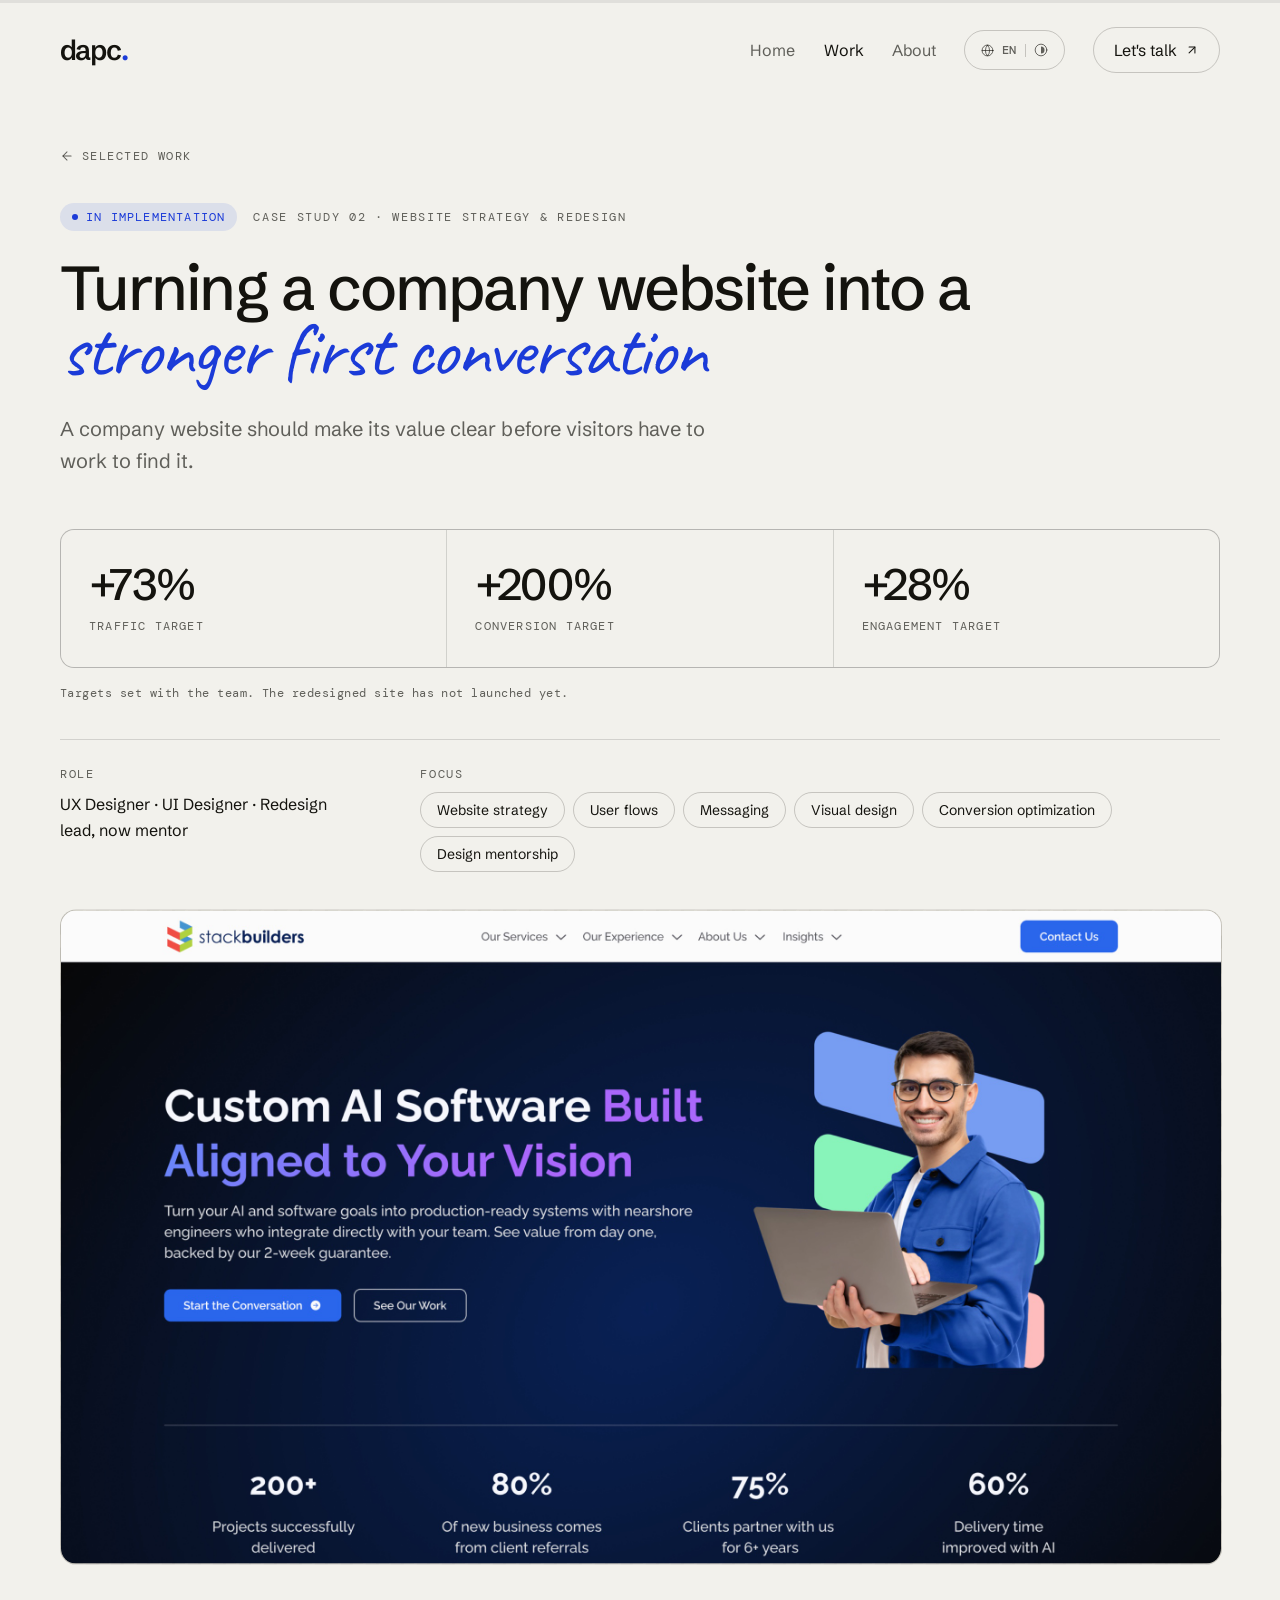
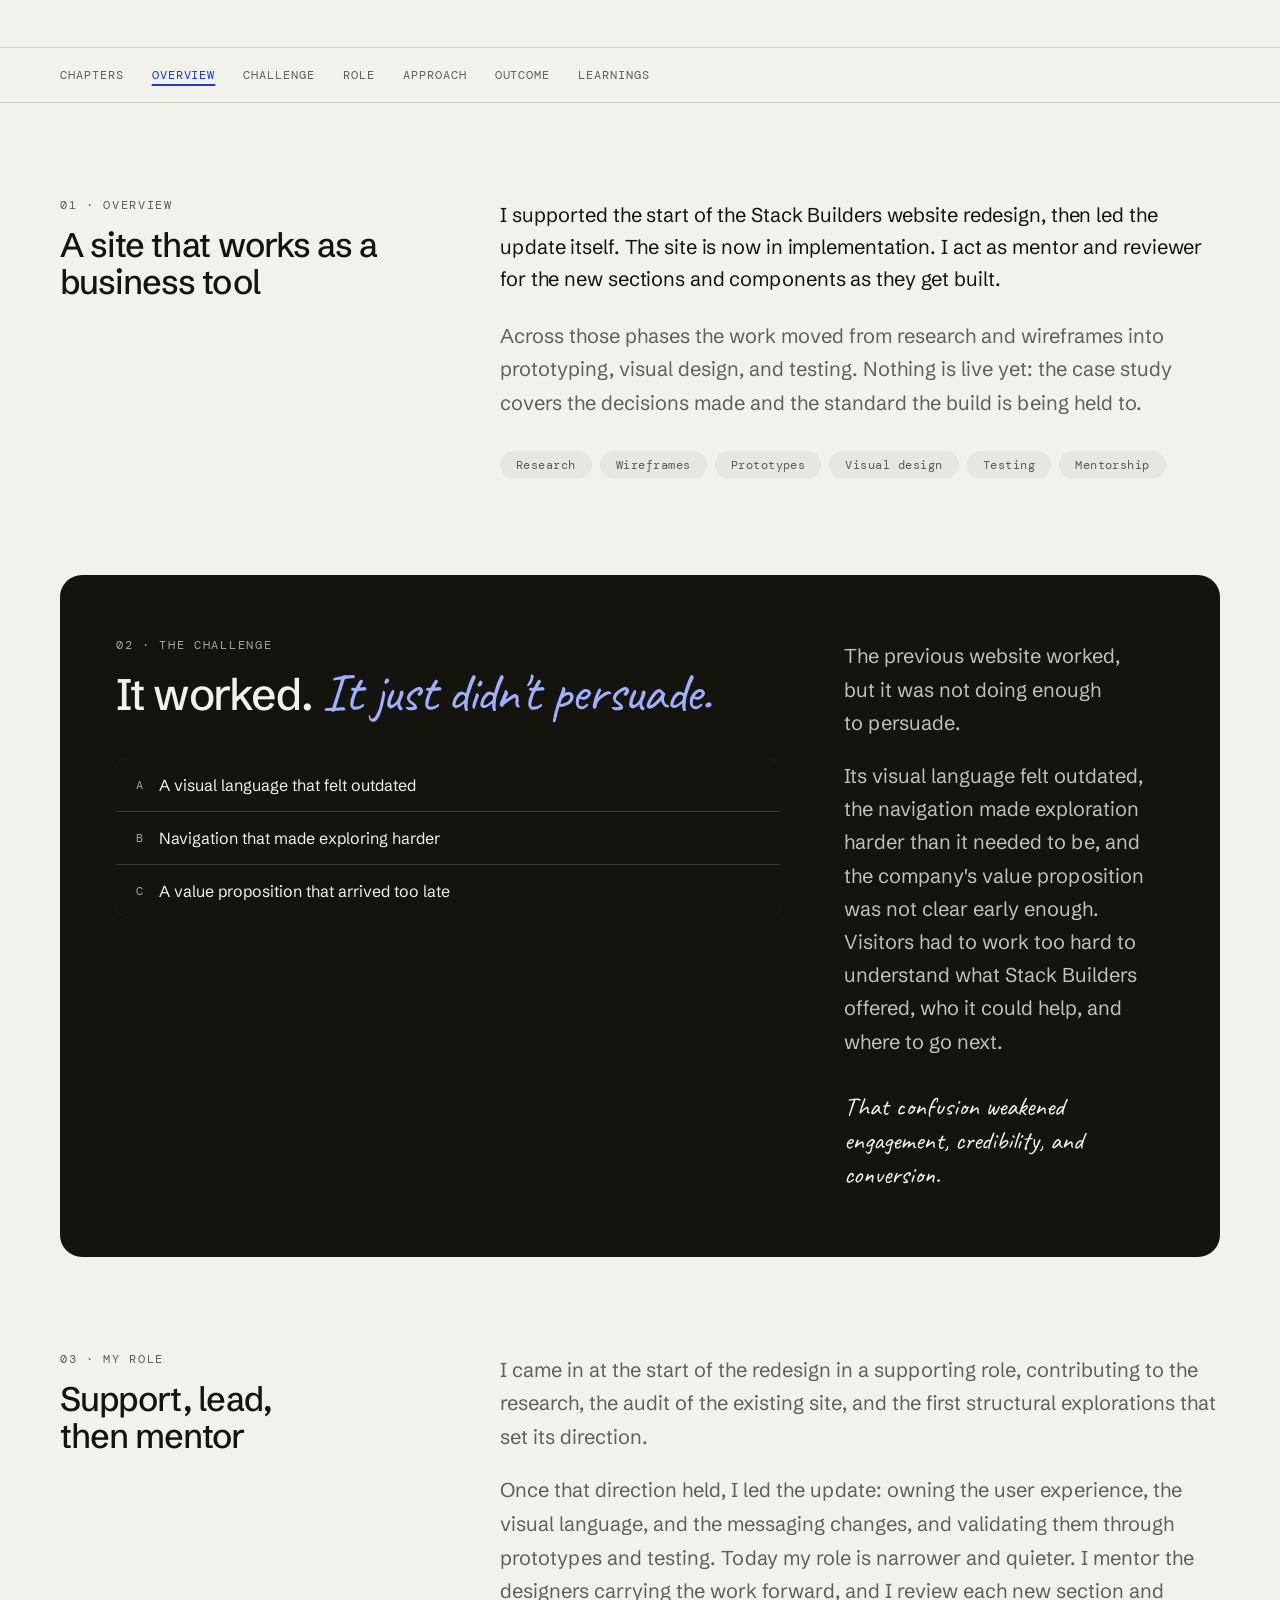
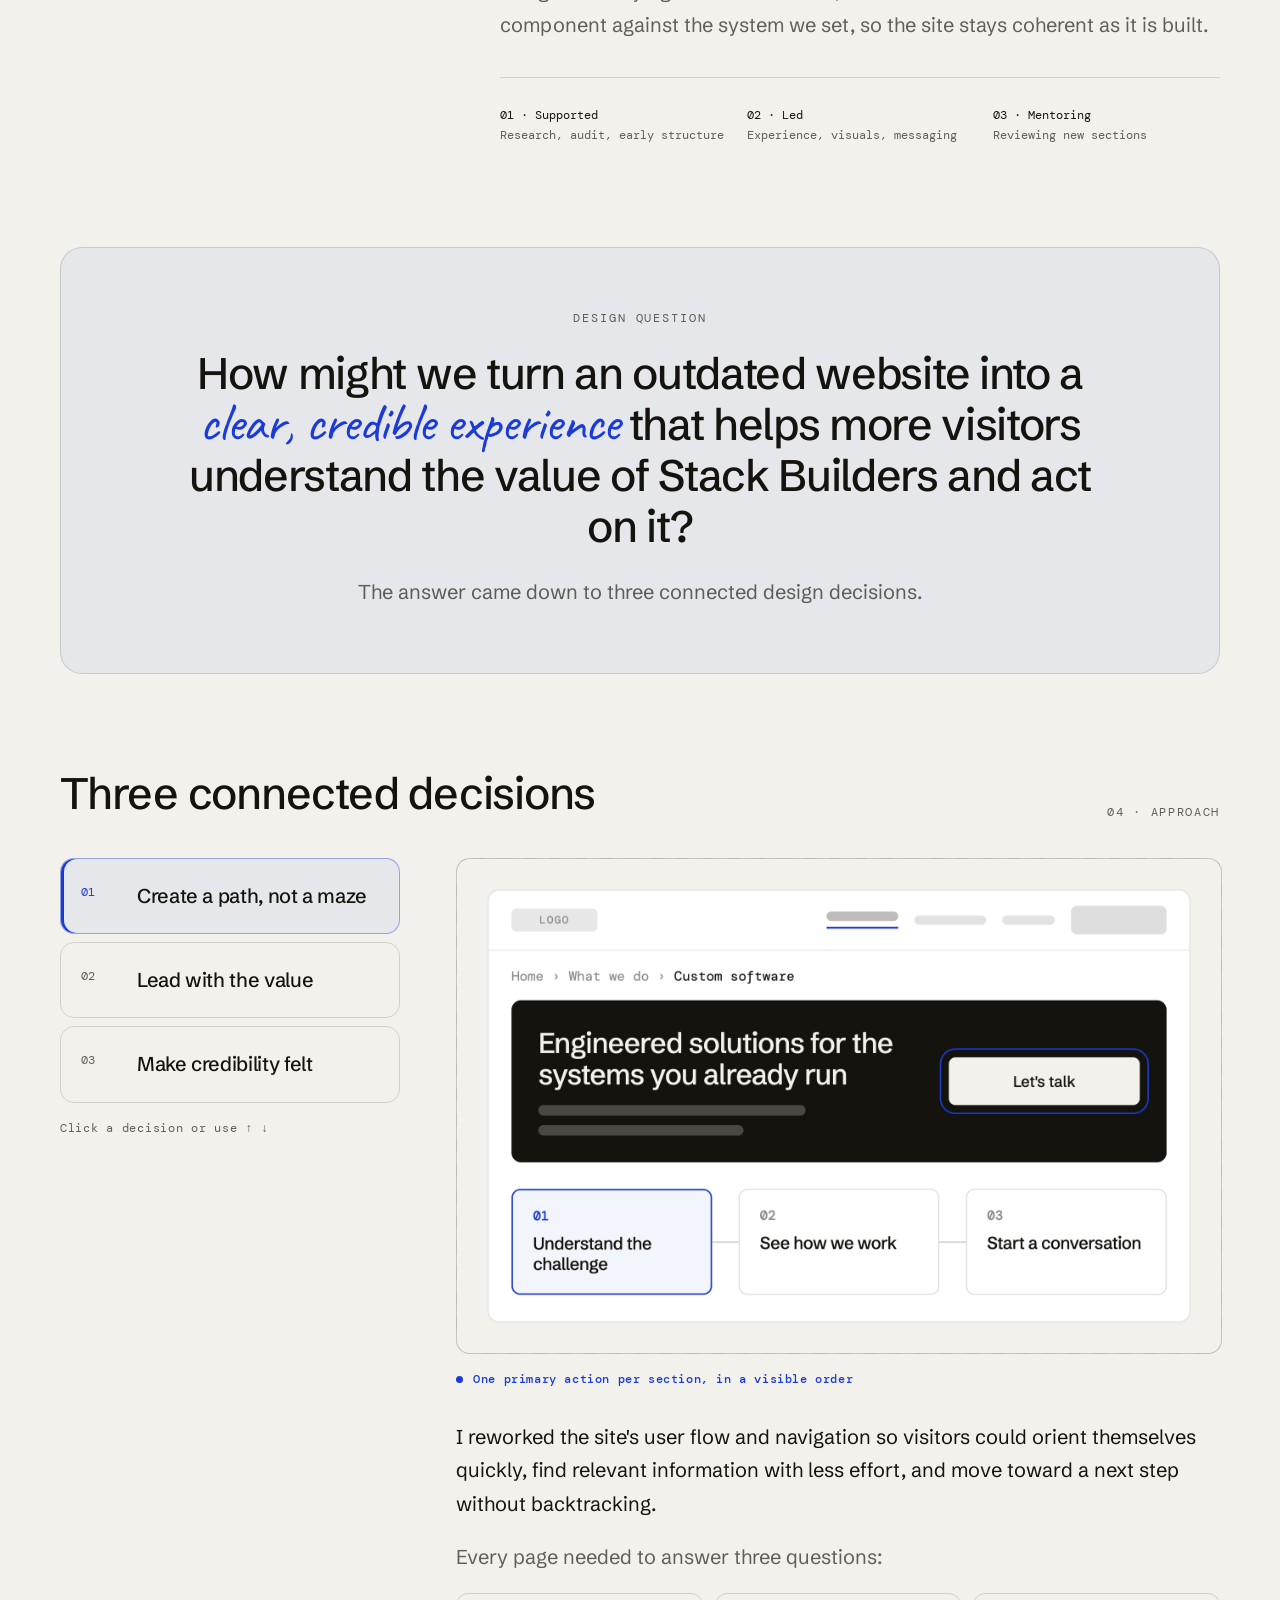
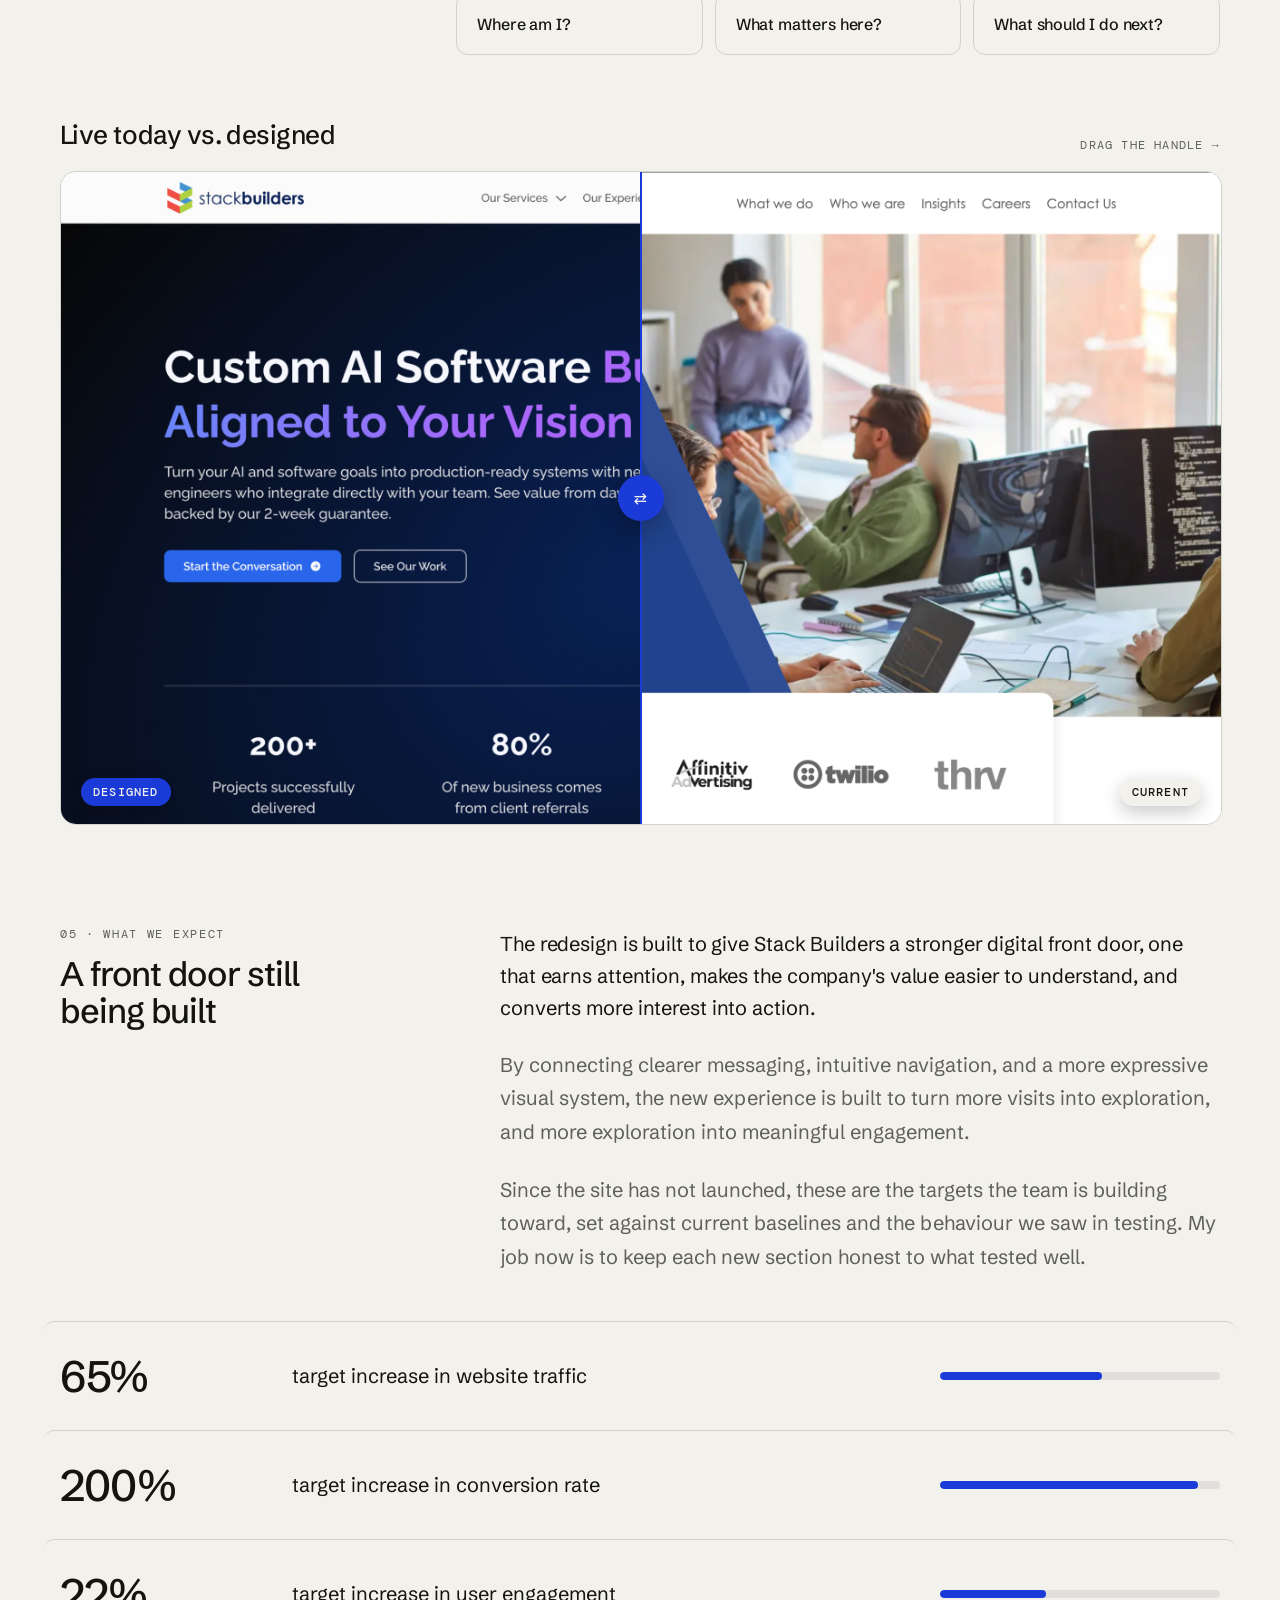
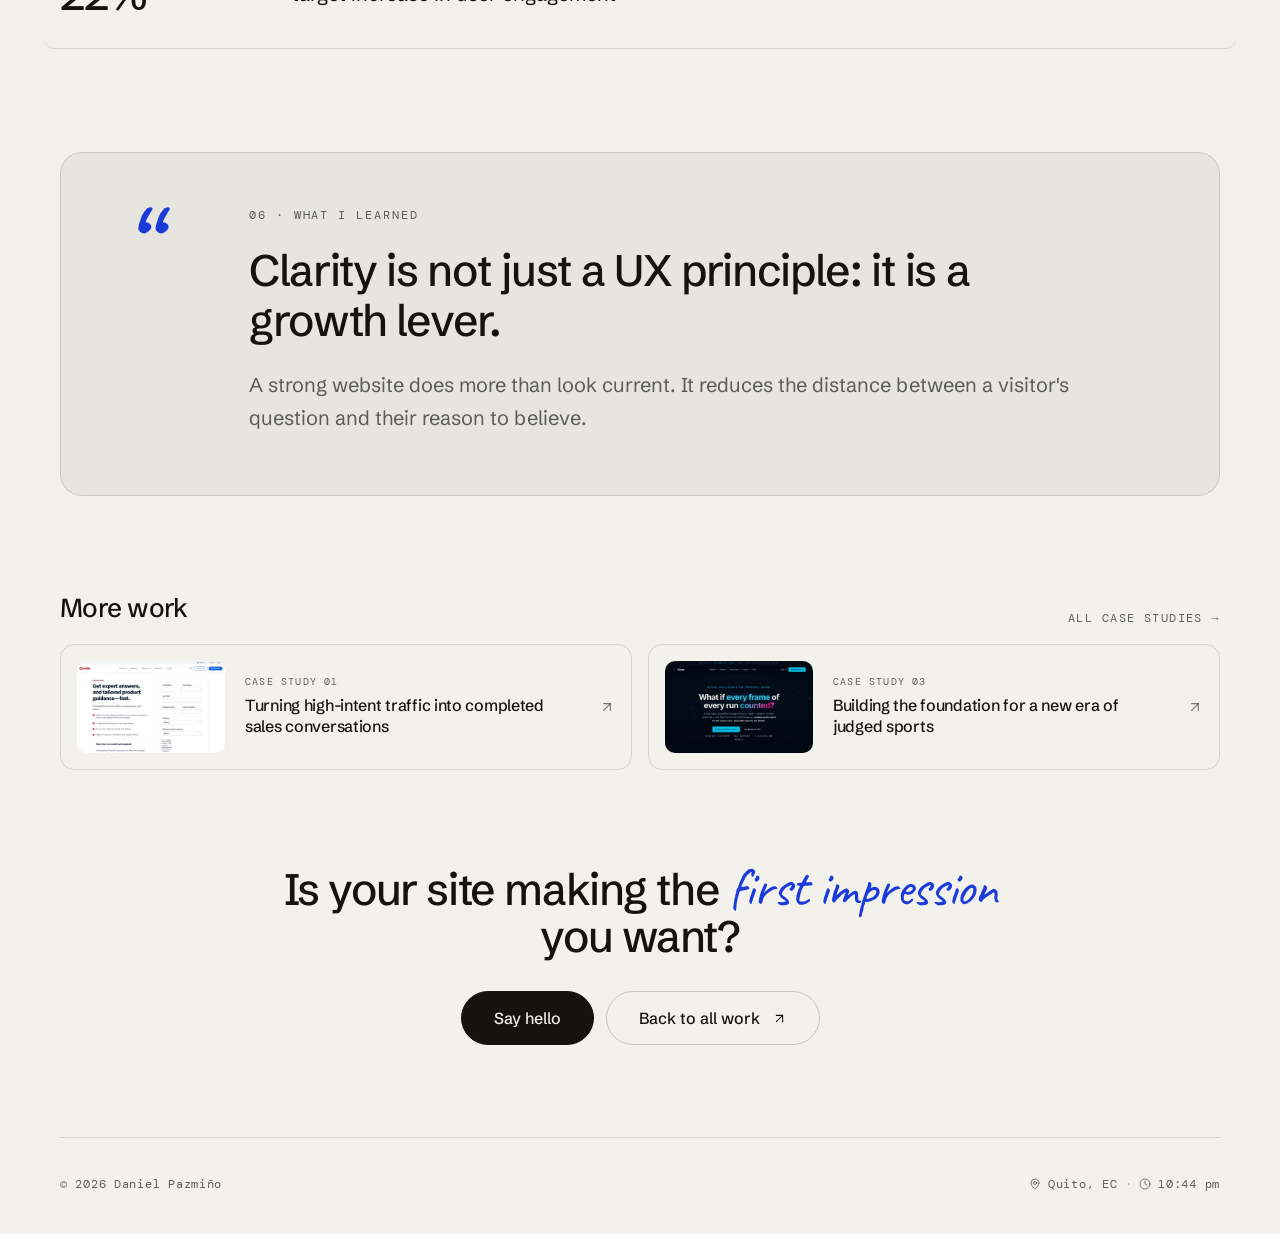
<file: stack-builders-website.html>
<!DOCTYPE html>
<html lang="en">
<head>
<meta charset="utf-8">
<meta name="viewport" content="width=device-width, initial-scale=1">
<!-- seo:start -->
<title>Stack Builders Website — Daniel Pazmiño</title>
<meta name="description" content="A website strategy and redesign case study: making an outdated company site into a clear, credible first conversation. Now in implementation.">
<link rel="canonical" href="stack-builders-website">
<meta name="author" content="Daniel Pazmiño">
<meta name="robots" content="index, follow, max-image-preview:large">
<meta name="theme-color" content="#F2F1EC" media="(prefers-color-scheme: light)">
<meta name="theme-color" content="#14130E" media="(prefers-color-scheme: dark)">
<meta property="og:type" content="article">
<meta property="og:site_name" content="Daniel Pazmiño">
<meta property="og:title" content="Turning a company website into a stronger first conversation">
<meta property="og:description" content="A website strategy and redesign case study: making an outdated company site into a clear, credible first conversation. Now in implementation.">
<meta property="og:url" content="https://daamndaniel.github.io/portfolio/stack-builders-website">
<meta property="og:image" content="https://daamndaniel.github.io/portfolio/assets/sb-cover.jpg">
<meta property="og:image:width" content="2560">
<meta property="og:image:height" content="1440">
<meta property="og:image:alt" content="Redesigned Stack Builders homepage">
<meta property="og:locale" content="en_US">
<meta property="og:locale:alternate" content="es_ES">
<meta name="twitter:card" content="summary_large_image">
<meta name="twitter:title" content="Turning a company website into a stronger first conversation">
<meta name="twitter:description" content="A website strategy and redesign case study: making an outdated company site into a clear, credible first conversation. Now in implementation.">
<meta name="twitter:image" content="https://daamndaniel.github.io/portfolio/assets/sb-cover.jpg">
<meta name="twitter:image:alt" content="Redesigned Stack Builders homepage">
<script type="application/ld+json">{
  "@context": "https://schema.org",
  "@graph": [
    {
      "@type": "CreativeWork",
      "name": "Turning a company website into a stronger first conversation",
      "headline": "Turning a company website into a stronger first conversation",
      "description": "A website strategy and redesign case study: making an outdated company site into a clear, credible first conversation. Now in implementation.",
      "url": "https://daamndaniel.github.io/portfolio/stack-builders-website",
      "image": "https://daamndaniel.github.io/portfolio/assets/sb-cover.jpg",
      "inLanguage": [
        "en",
        "es"
      ],
      "author": {
        "@id": "https://daamndaniel.github.io/portfolio/#daniel"
      },
      "creator": {
        "@id": "https://daamndaniel.github.io/portfolio/#daniel"
      }
    },
    {
      "@type": "Person",
      "@id": "https://daamndaniel.github.io/portfolio/#daniel",
      "name": "Daniel Pazmiño",
      "jobTitle": "Product Designer",
      "url": "https://daamndaniel.github.io/portfolio/",
      "image": "https://daamndaniel.github.io/portfolio/assets/og-share.jpg",
      "sameAs": [
        "https://www.linkedin.com/in/daniel-pazmi%C3%B1o-c-8a5550158/"
      ],
      "address": {
        "@type": "PostalAddress",
        "addressLocality": "Quito",
        "addressCountry": "EC"
      },
      "knowsAbout": [
        "UX Design",
        "UI Design",
        "Design Systems",
        "UX Research",
        "Conversion Rate Optimization"
      ]
    }
  ]
}</script>
<!-- seo:end -->

<script>window.__resources={};</script>
<script src="./support.js"></script>
</head>
<body>
<x-dc>
<helmet>
<link rel="preconnect" href="https://fonts.googleapis.com">
<link rel="preconnect" href="https://fonts.gstatic.com" crossorigin="">
<link href="https://fonts.googleapis.com/css2?family=Schibsted+Grotesk:wght@400;500;600&amp;family=Caveat:wght@500;600&amp;family=Kalnia:wght@400;500&amp;family=DM+Mono:wght@400;500&amp;display=swap" rel="stylesheet">
<style>
  body { margin: 0; background: #F2F1EC; font-family: 'Schibsted Grotesk', system-ui, sans-serif; -webkit-font-smoothing: antialiased; }
  a { color: inherit; text-decoration: none; }
  a:hover { color: inherit; opacity: .72; }
  @keyframes pulse { 0%, 100% { opacity: 1; transform: scale(1); } 50% { opacity: .35; transform: scale(.8); } }
  /* ===========================================================================
     RESPONSIVE FIXES — hand-added on top of a design-tool export
     ---------------------------------------------------------------------------
     The export ships ZERO @media queries: fluid clamp() typography was the only
     responsive mechanism, so every fixed-column grid stayed fixed on a phone and
     one auto-fit floor overflowed. Every rule below was measured in a real
     browser at 320 / 375 / 785 / 1425px on all five pages, and each one records
     the number it fixes so a future reader can re-check it.

     >>> RE-EXPORTING FROM THE DESIGN TOOL WILL DELETE THIS BLOCK. <<<
     Re-apply it with:   bash tools/apply-responsive-fixes.sh
     This file is the single source of truth; the script copies it into each
     page's <helmet> <style>. Edit here, never in the five HTML files.

     ---------------------------------------------------------------------------
     TWO TRAPS. Both were hit while writing this. Read before editing.

     1. SELECTORS MUST MATCH THE RENDERED DOM, NOT THE SOURCE BYTES.
        The runtime assigns inline styles through the CSSOM, so the live style
        attribute is RE-SERIALISED. `minmax(0,200px)` in the file becomes
        `minmax(0px, 200px)` in the DOM; `margin: 0 -16px` becomes
        `margin: 0px -16px`. An [style*="…"] selector written from the file
        matches NOTHING and fails SILENTLY — the worst outcome here. Always check
        a new selector with document.querySelectorAll() in the browser.

     2. NEVER PUT transform OR opacity IN AN !important RULE IN THIS FILE.
        The scroll-reveal observer unhides elements by writing those two
        properties INLINE. A stylesheet !important beats an inline write, so the
        page would stay permanently invisible.

     ---------------------------------------------------------------------------
     BREAKPOINTS (both derived, neither guessed)
       1023px  structures that only work at desktop width.
        640px  the phone tier: the exact width where clamp(32px, 5vw, 60px)
               reaches its 32px floor (5vw = 32px at 640px), i.e. where the
               fluid system stops adapting and fixed insets start to dominate.
     =========================================================================== */

  /* --- Fixes that are no-ops above the phone tier, so they need no breakpoint -- */

  /* Hero portrait drifted up to 387px right of the text gutter (h1 at l=35,
     portrait at l=430 @845px). `margin-left: auto` already computes to 0 while
     the hero is side-by-side — the text column's flex-grow:999 absorbs all free
     space — and only bites once flex-wrap stacks the portrait. Verified 0 at
     920px and 1425px, so forcing 0 changes nothing on desktop. */
  [style*="flex: 1 1 300px"][style*="margin-left: auto"] { margin-left: 0 !important; }

  /* auto-fit floor of 340px exceeded the 311px available at 375px, so the track
     rendered 340px inside a 311px box and clipped 29px of content. min() guards
     it and resolves to exactly 340px wherever 340px fits, so desktop is
     unchanged (verified "632px 632px 0px" at 1425px, same as before). */
  [style*="minmax(340px, 1fr)"] {
    grid-template-columns: repeat(auto-fit, minmax(min(100%, 340px), 1fr)) !important;
  }

  /* ===== ACCESSIBILITY =======================================================
     Findings from a measured audit (contrast ratios computed from composited
     colours in BOTH themes, not eyeballed). What already passed, recorded so it
     is not "fixed" later by mistake:
       full-strength ink text          16.44:1
       rgba(ink,.66) muted text         5.75:1 light / 7.63:1 dark  (AA, AAA dark)
       accent #1B3BD8 as link on cream  6.96:1   (dark theme uses #7E97FF, 8.6:1)
       nothing anywhere sets outline:none, so focus is not suppressed
       spacing is ~92% on a 4pt grid — coherent, left alone
     Note every selector below uses the NORMALISED colour form
     (`rgba(20, 19, 14, 0.07)`): the source bytes read `rgba(20,19,14,.07)` and
     match NOTHING in the DOM — see trap #1 at the top of this file. Verified
     against the rendered DOM, 2 and 1 matches respectively. ==================== */

  /* WCAG 1.4.3. The URL labels in the work-card mockups ("twilio.com/contact-sales",
     "stackbuilders.com") measured 3.25:1 against the 4.5:1 required — 8px text at
     rgba(ink,.5) on a 7% ink tint.

     These are miniature browser-chrome mockups drawn INSIDE the card screenshots,
     not site chrome, so they are deliberately theme-blind: their parent mockups are
     rgb(239,237,231) (light) regardless of the site theme, and the third card's
     mockup is dark (rgb(26,32,41)) with its own white-alpha pill that already
     measures 4.91:1 and is left alone.

     Two consequences for the fix, both learned the hard way:
       - The colour must stay a LITERAL rgba, NOT var(--inkrgb). Making it
         theme-aware turned the text cream on a light mockup in dark theme and made
         the ratio WORSE — 1.15:1. Measured, not hypothetical.
       - The 8px size stays. It is a scaled-down browser bar in a 16px-tall pill;
         enlarging the type distorts the mockup it is imitating.
     Raising the alpha alone to .75 takes it to ~6.4:1 in both themes. */
  [style*="rgba(20, 19, 14, 0.07)"][style*="height: 16px"] {
    color: rgba(20, 19, 14, .75) !important;
  }

  /* WCAG 1.4.3. The photo sticker sets cream text on a 55%-opacity dark pill over
     a photograph — measured 4.38:1, just under. Because the backdrop is an image
     the ratio is not fully controllable, so raise the pill alpha until the pill
     itself dominates: at .78 it lands around 13:1 whatever the photo does. */
  [style*="rgba(20, 19, 14, 0.55)"] {
    background: rgba(20, 19, 14, .78) !important;
  }

  /* WCAG 1.4.3, HOVER STATE. `a:hover { opacity: .72 }` (page line 20) MULTIPLIES
     into whatever alpha the link already has, because opacity composites the whole
     element a second time. A link coloured rgba(ink,.66) therefore hovers at an
     effective .66 x .72 = .4752, which measures 3.16:1 in light and 4.48:1 in dark
     — both under 4.5:1. The criterion applies to hover, not just to rest, and this
     hits ~37 anchors: every chapter-nav link, the back-links, and the mini-card
     wrappers. Same arithmetic ruins the footer middot, which nests opacity .45
     inside .66 text for an effective .297 => 1.94:1.

     Fix by expressing hover as COLOUR instead of transparency, which is what the
     export's own `style-hover` attributes already do everywhere else. Result:
     6.97:1 light / 6.87:1 dark.

     Note the deliberate absence of !important. This block is injected into the SAME
     <style> element as the `a:hover` rule and lands AFTER it (verified: rule at
     offset ~1096, this block at ~1648, both inside one <style>), so equal
     specificity wins on source order. That matters — an !important on `opacity`
     would violate trap #2 above and break the scroll-reveal observer. */
  a:hover { opacity: 1; }
  a[data-chapter-link]:hover,
  a[data-mini-card]:hover,
  a[data-case-card]:hover,
  a[data-next-item]:hover { color: var(--acc, #1B3BD8); }

  /* WCAG 1.4.11 Non-text Contrast. The card / mini-card "open case study" arrow
     icons are also written by JS on mouseenter and mouseleave
     (`arrow.style.color = …`, 18 sites), and an inline write beats the style
     attribute — so raising the alpha in the markup alone was not enough.
     On the dark "next case" card the arrow was computing to the FALLBACK ink,
     rgba(20,19,14,.55) over an rgb(20,19,14) card: exactly 1.00:1, i.e. perfectly
     invisible. PROVEN by probe — the identical declaration on a sibling element in
     the same subtree resolves to cream correctly, so the custom property is fine
     and the stale inline value was the whole problem.
     !important on `color` is the only thing that outranks it. It deliberately does
     NOT touch `transform`, which those same handlers animate for the hover lift.
     Resulting ratios: 3.97:1 light, 5.60:1 dark — both clear the 3:1 that 1.4.11
     asks of a meaningful icon. */
  [data-card-arrow], [data-mini-arrow] {
    color: rgba(var(--inkrgb, 20,19,14), .55) !important;
  }

  /* WCAG 2.2 SC 2.4.11 Focus Appearance. Focus is already VISIBLE — the UA ring
     shows (verified by real Tab-key focus: outline-style auto, :focus-visible
     matching), so 2.4.7 passes. But that ring is 1px, under the 2px minimum
     perimeter 2.4.11 asks for. The accent measures 6.96:1 on cream and 8.6:1 in
     dark, so it is a safe indicator colour in both themes. */
  :focus-visible {
    outline: 2px solid var(--acc, #1B3BD8) !important;
    outline-offset: 2px !important;
  }

  /* prefers-reduced-motion. 20-33 elements per page animate on scroll, plus
     marquee / spin / scan / bob loops. A "calm" path ALREADY EXISTS in the page
     script — it zeroes --spin/--mq/--scan/--bob — but it is wired to a manual
     design-tool prop that defaults to false, so the OS preference was ignored
     entirely. This reuses those same variables and neutralises durations.

     Sets DURATIONS ONLY, never transform or opacity. The scroll-reveal observer
     unhides elements by writing those two properties inline; an !important here
     would beat it and leave the page permanently blank (see trap #2). With a
     near-zero transition duration the reveal still runs — it just lands instantly,
     which is exactly what a reduced-motion user wants. */
  @media (prefers-reduced-motion: reduce) {
    :root, [data-theme-root] {
      --spin: 0s !important;
      --mq: 0s !important;
      --scan: 0s !important;
      --bob: 0s !important;
    }
    *, *::before, *::after {
      animation-duration: .001s !important;
      animation-iteration-count: 1 !important;
      transition-duration: .001s !important;
    }
    html { scroll-behavior: auto !important; }
  }

  /* WCAG 1.4.1 Use of Color. All four toggle groups signalled the selected item by
     colour alone. Measured separation between selected and unselected was 1.22:1 in
     light and 1.10:1 in dark — two near-equiluminant hues, so to anyone with a
     colour-vision deficiency the groups read as having nothing selected at all.
     tools/a11y-controls.js mirrors the page's own state onto aria-pressed /
     aria-current; these rules give each of them a cue that does not depend on hue.

     Note the !important on the tab rule and its absence on the others: show() writes
     `b.style.boxShadow = 'none'` inline on every tab button, so that one has to
     outrank an inline style. The rail only has the global `a { text-decoration:
     none }` to beat, which an attribute selector already outranks on specificity. */
  [data-tab-btn][aria-pressed="true"] {
    box-shadow: inset 3px 0 0 var(--acc, #1B3BD8) !important;
  }
  [data-chapter-link][aria-current="true"] {
    text-decoration: underline;
    text-decoration-thickness: 2px;
    text-underline-offset: 5px;
  }
  /* A pseudo-element, deliberately: applyLang() walks TEXT nodes, so generated
     content is invisible to it and cannot break the translation lookup — which
     matches on exact strings and would miss "English ✓". */
  [data-lang-btn][aria-pressed="true"]::after,
  [data-theme-btn][aria-pressed="true"]::after {
    content: ' ✓';
    font-weight: 600;
  }

  /* WCAG 2.4.7 for the slider, which a11y-controls.js just made focusable. A wider
     ring than the global 2px because the widget is a large image region and a thin
     line on photography is easy to lose. */
  [data-compare]:focus-visible {
    outline: 3px solid var(--acc, #1B3BD8) !important;
    outline-offset: 3px !important;
  }

  /* mobile-menu.js appends the hamburger toggle to the header on every page. It is
     only meaningful in the phone tier, where the sticky bar collapses the nav, so
     hide it everywhere else. Declared here (outside any media query) so desktop is
     covered even though the button exists in the DOM at all widths. */
  [data-menu-toggle] { display: none; }

  /* The before/after comparison sliders set `touch-action: none` and call
     setPointerCapture unconditionally on pointerdown, so on any touch screen a
     vertical swipe starting inside the widget dragged the handle instead of
     scrolling the page. `pan-y` returns vertical panning to the browser while
     still delivering horizontal drags; the existing pointercancel handler
     already resets state, so no JS change is needed. Deliberately NOT inside a
     media query — touch-action does not affect mouse drags, and touch tablets
     above 640px need this too. */
  [data-compare] { touch-action: pan-y !important; }

  /* --- Structures that require desktop width ---------------------------------- */

  @media (max-width: 1023px) {
    /* Case-study rail + content + aside. The CENTRE column — the actual content —
       computed 42px at 375px, went negative below 600px, and reached only 160px
       at 768px. Usable again at 1024px (416px), which is where this tier ends.
       Both spellings are listed on purpose: the second is the source-byte form,
       which currently matches nothing because of trap #1 above, and is kept only
       so the rule survives if the runtime ever stops re-serialising. */
    [style*="minmax(0px, 200px) 1fr minmax(0px, 280px)"],
    [style*="minmax(0,200px) 1fr minmax(0,280px)"] {
      grid-template-columns: 1fr !important;
    }
  }

  /* --- Phone tier -------------------------------------------------------------- */

  @media (max-width: 640px) {

    /* STICKY BAR + HAMBURGER.  Bar: [logo ......... Let's talk ☰]
                               Panel: Home / Work / About / EN+theme pill

       WHY. The case studies run 4,000-17,000px tall, so reaching the nav meant
       scrolling all the way back up. A sticky header fixes that — but the previous
       two-row header was ~140px, i.e. 17% of an 812px phone, too much to freeze
       on screen. Collapsing the three page links and the prefs pill behind a
       toggle brings the bar to one row, which is what makes sticky affordable.
       The two changes are therefore coupled, not independent.

       The "Let's talk" CTA deliberately stays IN the bar rather than in the panel.
       It is the one conversion action on the site, and it fits: logo 53 + CTA 128
       + toggle 44 + gaps = 249px of the 311px available at 375px. Only secondary
       navigation is hidden, which is the part a hamburger should hide.

       Desktop keeps the full visible nav — hiding three links behind a tap
       measurably reduces engagement, and above 640px there is room for them. So
       none of this applies above the phone tier.

       `display: contents` drops the <nav> box so its children become direct flex
       items of the header, which is what lets CSS `order` split them into a bar
       group and a panel group without moving a single node in the DOM. Avoiding
       DOM surgery matters here: the tree is React-rendered, and reparenting nodes
       risks them being reconciled back. (A JS-*appended* node is safe — verified
       it survives both a prefs-dropdown open and a language switch.)
       VERIFIED the <nav> landmark survives display:contents in the accessibility
       tree; the old Chrome/Safari semantics bug is fixed in Chrome 89+/Safari 15.4+. */

    /* The header pins just under the 3px scroll-progress bar (top:0, z 6 on index
       / 30 elsewhere). z 25 keeps it above the chapter rail (z 20).

       WHY fixed AND NOT sticky. `position: sticky` was tried first and only sticks
       within its own parent's box — measured 1452px here, so the header released
       right after the hero and scrolled away, which is the exact problem this is
       meant to solve on 4,000-17,000px case studies. The header's parent is a
       max-width wrapper, not a page-height one, and making a higher ancestor
       sticky would pin the hero too. fixed is the only option that survives the
       whole page; mobile-menu.js pays for the lost flow space by setting
       padding-top on that parent (and re-applies it on every ResizeObserver tick,
       so it self-heals if React ever resets the inline style). */
    [style*="justify-content: space-between"][style*="padding: clamp(20px, 5vw, 28px)"],
    [style*="justify-content: space-between"][style*="padding: 24px 0"] {
      position: fixed !important;
      top: 3px !important;
      left: 0 !important;
      right: 0 !important;
      z-index: 25 !important;
      background: var(--pg, #F2F1EC) !important;
    }

    /* Replace the flow space the fixed header gave up, or the hero would slide up
       underneath it. mobile-menu.js tags the correct parent with
       [data-hdr-parent] and publishes the closed bar height as --hdr-h; doing the
       padding here rather than as an inline style write means it simply stops
       applying above 640px instead of needing to be cleared (an inline write that
       missed its clearing resize event left a stale 94px gap on desktop). */
    [data-hdr-parent] { padding-top: var(--hdr-h, 84px) !important; }

    /* Going fixed lifts the header out of its parent, so it also escapes that
       parent's `padding: 0 clamp(32px, 5vw, 60px)` — which is where the four
       case-study headers got their gutter from (their own padding is `24px 0`,
       i.e. none horizontally). Without this the logo would sit against the screen
       edge. index.html already carries its own horizontal padding, so it is not
       in this rule. */
    [style*="justify-content: space-between"][style*="padding: 24px 0"] {
      padding-left: clamp(32px, 5vw, 60px) !important;
      padding-right: clamp(32px, 5vw, 60px) !important;
    }

    /* About and the three case studies have a chapter rail that ALSO sticks at
       top:3px and would end up underneath the header. Push it below, using the
       closed bar height that mobile-menu.js measures and publishes as --hdr-h.
       This selector matches exactly one element on those four pages and none on
       index (which has no rail) — verified. */
    [style*="position: sticky"][style*="top: 3px"] {
      top: calc(3px + var(--hdr-h, 84px)) !important;
    }

    nav { display: contents !important; }

    /* BAR group: logo stays in flow, the mailto CTA takes the free space to its
       left so it and the toggle sit together at the right edge. */
    nav > a[href^="mailto:"] { order: 0 !important; margin-left: auto !important; }
    [data-menu-toggle] { order: 0 !important; }

    /* PANEL group: flex-basis 100% puts each item on its own line below the bar,
       so no explicit line-break element is needed. Hidden until the header is
       marked open. `a:not([href^="mailto:"])` is what separates the three page
       links from the CTA — verified the CTA is the only mailto link in the nav on
       all five pages. */
    nav > a:not([href^="mailto:"]),
    nav > [data-prefs] {
      order: 1 !important;
      flex-basis: 100% !important;
      display: none !important;
    }
    [data-menu="open"] nav > a:not([href^="mailto:"]) {
      display: block !important;
      padding: 12px 0 !important;
    }
    [data-menu="open"] nav > [data-prefs] {
      display: flex !important;
      padding: 6px 0 14px !important;
    }

    /* The toggle: 44px tap target, three bars that cross into an X when open. */
    [data-menu-toggle] {
      display: inline-flex;
      width: 44px; height: 44px; padding: 0;
      flex-direction: column; align-items: center; justify-content: center; gap: 5px;
      appearance: none; -webkit-appearance: none;
      background: none; cursor: pointer;
      color: var(--ink, #14130E);
      border: 1px solid rgba(var(--inkrgb, 20,19,14),.2);
      border-radius: 999px;
    }
    [data-menu-toggle] span {
      display: block; width: 18px; height: 1.5px; border-radius: 2px;
      background: currentColor;
      transition: transform .2s ease, opacity .2s ease;
    }
    [data-menu="open"] [data-menu-toggle] span:nth-child(1) { transform: translateY(6.5px) rotate(45deg); }
    [data-menu="open"] [data-menu-toggle] span:nth-child(2) { opacity: 0; }
    [data-menu="open"] [data-menu-toggle] span:nth-child(3) { transform: translateY(-6.5px) rotate(-45deg); }

    /* Hero stats strip: the third item carries `margin-left: auto; text-align:
       right` so the discipline tags sit flush right in the desktop row. Once the
       strip wraps to stacked lines that reads as an indent against the two
       left-aligned lines above it. All three now start at x=32. */
    [style*="flex: 1 1 220px"][style*="text-align: right"] {
      margin-left: 0 !important;
      text-align: left !important;
    }

    /* Work-card metric tiles were 93px per tile at 375px. Reflow to fit. */
    [style*="grid-template-columns: repeat(3, 1fr)"] {
      grid-template-columns: repeat(auto-fit, minmax(min(100%, 132px), 1fr)) !important;
    }

    /* The one genuine 2-column content pair (163px columns, overflowing).
       Targets `gap: 1px` ON PURPOSE: 10 of the 11 `1fr 1fr` grids in this site
       are the language/theme toggle pairs, which use `gap: 2px` and MUST stay
       side by side. A blanket "collapse all 1fr 1fr" rule would break all ten. */
    [style*="grid-template-columns: 1fr 1fr; gap: 1px"] {
      grid-template-columns: 1fr !important;
    }

    /* Case-study hero meta row is flex-wrap:nowrap, which crushed the status pill
       until "In implementation" wrapped to 3 line-heights inside a 40px
       single-line rounded pill. The :not([style*="padding"]) is load-bearing: the
       six friction rows on judged-sports share the same three leading
       declarations and differ only by `padding: 20px 24px`, and they are
       intentionally nowrap. Substring alone matches 7 elements; this matches 1. */
    [style*="display: flex; align-items: center; gap: 16px"]:not([style*="padding"]) {
      flex-wrap: wrap !important;
    }

    /* 34 list rows carry `margin: 0 -16px` with a compensating `padding: <v> 16px`,
       so their border-top divider and hover fill sat 16px OUTSIDE the page gutter
       while every heading and paragraph sat on it. At 360px the row box spanned
       16 -> 344 while all text sat at x=32, putting the divider at half the text
       inset. Zeroing the margin and the matching horizontal padding is
       text-neutral by construction (-16 + 16 = 0 either way). Above 640px the
       gutter grows and the same overhang reads as a deliberate bleed, so desktop
       keeps it. */
    [data-result-row], [data-principle], [data-next-item] {
      margin-left: 0 !important;
      margin-right: 0 !important;
      padding-left: 0 !important;
      padding-right: 0 !important;
    }

    /* Stacked button pairs shared a left edge but had different intrinsic widths
       (hero 192 vs 241; About 196 vs 317), leaving ragged right edges. Equal full
       width lines both edges up. Covers the hero pair (16px 28px) and every
       footer pair (16px 32px) on all five pages, and incidentally contains
       About's email button, which rendered 317px inside a 311px column. */
    [style*="padding: 16px 28px"],
    [style*="padding: 16px 32px"] {
      width: 100% !important;
      justify-content: center !important;
    }
  }
</style>
</helmet>

<div data-theme-root="" style="min-height: 100vh; background: var(--pg, #F2F1EC); color: var(--ink, #14130E); font-family: 'Schibsted Grotesk', system-ui, sans-serif;">

  <div style="position: sticky; top: 0; z-index: 30; height: 3px; background: rgba(var(--inkrgb, 20,19,14),.08);"><div data-progress-bar="" style="height: 100%; width: 0%; background: var(--acc, #1B3BD8);"></div></div>

  <div style="max-width: 1280px; margin: 0 auto; padding: 0 clamp(32px, 5vw, 60px);">
    <div style="display: flex; align-items: center; justify-content: space-between; padding: 24px 0; flex-wrap: wrap; gap: 12px;">
      <a href="./" style="display: inline-flex; align-items: baseline; padding: 8px 0; font-size: clamp(22px, 2.2vw, 28px); font-weight: 600; letter-spacing: -.055em; line-height: 1;">
        <span>dapc</span><span style="color: var(--acc, #1B3BD8);">.</span>
      </a>
      <nav style="display: flex; align-items: center; gap: clamp(16px, 2.2vw, 32px); flex-wrap: wrap; row-gap: 8px; font-size: 16px; color: rgba(var(--inkrgb, 20,19,14),.66);">
        <a href="./" style="padding: 12px 0; transition: color .18s ease;" style-hover="color: var(--acc, #1B3BD8);">Home</a>
        <a href="./" style="padding: 12px 0; color: var(--ink, #14130E);">Work</a>
        <a href="about" style="padding: 12px 0; transition: color .18s ease;" style-hover="color: var(--acc, #1B3BD8);">About</a>

        <div data-prefs="" style="position: relative;">
          <button data-prefs-btn="" aria-label="Language and theme" aria-expanded="false" style="display: inline-flex; align-items: center; gap: 8px; padding: 12px 16px; border: 1px solid rgba(var(--inkrgb, 20,19,14),.2); border-radius: 999px; background: transparent; color: inherit; font: 500 12px/1 'DM Mono', monospace; letter-spacing: .04em; cursor: pointer; transition: border-color .2s ease;">
            <svg viewBox="0 0 24 24" width="13" height="13" fill="none" stroke="currentColor" aria-hidden="true" style="display: block; flex: 0 0 auto; stroke-width: 1.75; stroke-linecap: round; stroke-linejoin: round;"><circle cx="12" cy="12" r="10"></circle><path d="M2 12h20"></path><path d="M12 2a14.5 14.5 0 0 0 0 20 14.5 14.5 0 0 0 0-20"></path></svg><span data-prefs-lang="">EN</span>
            <span style="width: 1px; height: 13px; background: rgba(var(--inkrgb, 20,19,14),.2);"></span>
            <svg viewBox="0 0 24 24" width="14" height="14" fill="none" stroke="currentColor" aria-hidden="true" style="display: block; flex: 0 0 auto; stroke-width: 1.6; stroke-linecap: round; stroke-linejoin: round;"><circle cx="12" cy="12" r="10"></circle><path d="M12 18a6 6 0 0 0 0-12v12z" fill="currentColor" stroke="none"></path></svg>
          </button>
          <div data-prefs-panel="" style="position: absolute; top: calc(100% + 12px); right: 0; width: 236px; padding: 20px; border-radius: 16px; border: 1px solid rgba(var(--inkrgb, 20,19,14),.14); background: var(--pg, #F2F1EC); box-shadow: 0 22px 48px rgba(0,0,0,.18); opacity: 0; visibility: hidden; transform: translateY(-6px); transition: opacity .2s ease, transform .2s ease, visibility .2s; z-index: 40; display: flex; flex-direction: column; gap: 16px; text-align: left;">
            <div>
              <div style="font: 400 12px/1 'DM Mono', monospace; letter-spacing: .14em; text-transform: uppercase; color: rgba(var(--inkrgb, 20,19,14),.66); margin-bottom: 8px;">Language</div>
              <div style="display: grid; grid-template-columns: 1fr 1fr; gap: 2px; padding: 4px; border-radius: 999px; border: 1px solid rgba(var(--inkrgb, 20,19,14),.14);">
                <button data-lang-btn="en" style="padding: 12px 0; border: 0; border-radius: 999px; background: transparent; color: rgba(var(--inkrgb, 20,19,14),.66); font: 500 12px/1 'DM Mono', monospace; letter-spacing: .03em; cursor: pointer;">English</button>
                <button data-lang-btn="es" style="padding: 12px 0; border: 0; border-radius: 999px; background: transparent; color: rgba(var(--inkrgb, 20,19,14),.66); font: 500 12px/1 'DM Mono', monospace; letter-spacing: .03em; cursor: pointer;">Español</button>
              </div>
            </div>
            <div>
              <div style="font: 400 12px/1 'DM Mono', monospace; letter-spacing: .14em; text-transform: uppercase; color: rgba(var(--inkrgb, 20,19,14),.66); margin-bottom: 8px;">Theme</div>
              <div style="display: grid; grid-template-columns: 1fr 1fr; gap: 2px; padding: 4px; border-radius: 999px; border: 1px solid rgba(var(--inkrgb, 20,19,14),.14);">
                <button data-theme-btn="light" style="padding: 12px 0; border: 0; border-radius: 999px; background: transparent; color: rgba(var(--inkrgb, 20,19,14),.66); font: 500 12px/1 'DM Mono', monospace; letter-spacing: .03em; cursor: pointer; display: inline-flex; align-items: center; justify-content: center; gap: 6px;"><svg viewBox="0 0 24 24" width="13" height="13" fill="none" stroke="currentColor" aria-hidden="true" style="display: block; flex: 0 0 auto; stroke-width: 1.6; stroke-linecap: round; stroke-linejoin: round;"><circle cx="12" cy="12" r="4"></circle><path d="M12 2v2"></path><path d="M12 20v2"></path><path d="m4.93 4.93 1.41 1.41"></path><path d="m17.66 17.66 1.41 1.41"></path><path d="M2 12h2"></path><path d="M20 12h2"></path><path d="m6.34 17.66-1.41 1.41"></path><path d="m19.07 4.93-1.41 1.41"></path></svg>Light</button>
                <button data-theme-btn="dark" style="padding: 12px 0; border: 0; border-radius: 999px; background: transparent; color: rgba(var(--inkrgb, 20,19,14),.66); font: 500 12px/1 'DM Mono', monospace; letter-spacing: .03em; cursor: pointer; display: inline-flex; align-items: center; justify-content: center; gap: 6px;"><svg viewBox="0 0 24 24" width="13" height="13" fill="none" stroke="currentColor" aria-hidden="true" style="display: block; flex: 0 0 auto; stroke-width: 1.6; stroke-linecap: round; stroke-linejoin: round;"><path d="M12 3a6 6 0 0 0 9 9 9 9 0 1 1-9-9"></path></svg>Dark</button>
              </div>
            </div>
          </div>
        </div>
        <a href="mailto:daniel.pazmino.c@gmail.com" style="display: inline-flex; align-items: center; gap: 8px; padding: 12px 20px; border-radius: 999px; border: 1px solid rgba(var(--inkrgb, 20,19,14),.2); color: var(--ink, #14130E); font-size: 16px; transition: background .2s ease, color .2s ease, border-color .2s ease;" style-hover="background: var(--ink, #14130E); color: var(--pg, #F2F1EC); border-color: var(--ink, #14130E);">Let's talk <svg viewBox="0 0 24 24" width="14" height="14" fill="none" stroke="currentColor" aria-hidden="true" style="display: block; flex: 0 0 auto; stroke-width: 1.75; stroke-linecap: round; stroke-linejoin: round;"><path d="M7 17 17 7"></path><path d="M7 7h10v10"></path></svg></a>
      </nav>
    </div>

    <div style="padding: clamp(20px, 5vw, 40px) 0 0;">
      <a href="./" data-reveal="" style="padding: 12px 0; opacity: 0; transform: translateY(20px); transition: opacity .9s cubic-bezier(.2,.7,.2,1), transform .9s cubic-bezier(.2,.7,.2,1), color .2s ease; display: inline-flex; align-items: center; gap: 8px; font: 400 12px/1 'DM Mono', monospace; letter-spacing: .12em; text-transform: uppercase; color: rgba(var(--inkrgb, 20,19,14),.66);" style-hover="color: var(--acc, #1B3BD8);"><svg viewBox="0 0 24 24" width="14" height="14" fill="none" stroke="currentColor" aria-hidden="true" style="display: block; flex: 0 0 auto; stroke-width: 1.75; stroke-linecap: round; stroke-linejoin: round;"><path d="M19 12H5"></path><path d="m12 19-7-7 7-7"></path></svg>Selected work</a>

      <div data-reveal="" data-reveal-delay="80" style="opacity: 0; transform: translateY(20px); transition: opacity .9s cubic-bezier(.2,.7,.2,1), transform .9s cubic-bezier(.2,.7,.2,1); margin-top: 28px;">
        <div style="display: flex; align-items: center; gap: 16px;">
          <span style="display: inline-flex; align-items: center; gap: 8px; padding: 8px 12px; border-radius: 999px; background: rgba(var(--accrgb, 27,59,216),.1); font: 400 12px/1 'DM Mono', monospace; letter-spacing: .1em; text-transform: uppercase; color: var(--acc, #1B3BD8);"><span style="width: 6px; height: 6px; border-radius: 999px; background: var(--acc, #1B3BD8); animation: pulse 2.4s ease-in-out infinite;"></span>In implementation</span>
          <span style="font: 400 12px/1 'DM Mono', monospace; letter-spacing: .14em; text-transform: uppercase; color: rgba(var(--inkrgb, 20,19,14),.66);">Case study 02 · Website strategy &amp; redesign</span>
        </div>
        <h1 style="margin: 24px 0 0; font-size: clamp(34px, 6vw, 62px); font-weight: 500; line-height: 1.05; letter-spacing: -.034em; text-wrap: pretty; max-width: 1000px;">Turning a company website into a <span style="font-family: var(--accent-face, 'Caveat', cursive); font-style: var(--accent-style, normal); font-size: var(--accent-size, 1em); line-height: var(--accent-lh, 1); font-weight: 400; color: var(--acc, #1B3BD8);">stronger first conversation</span></h1>
        <p style="margin: 28px 0 0; max-width: 680px; font-size: clamp(16px, 1.8vw, 20px); line-height: 1.6; color: rgba(var(--inkrgb, 20,19,14),.66); text-wrap: pretty;">A company website should make its value clear before visitors have to work to find it.</p>
      </div>

      <div data-reveal="" data-reveal-delay="160" style="opacity: 0; transform: translateY(20px); transition: opacity .9s cubic-bezier(.2,.7,.2,1), transform .9s cubic-bezier(.2,.7,.2,1); display: grid; grid-template-columns: repeat(auto-fit, minmax(min(100%, 200px), 1fr)); gap: 1px; margin-top: clamp(28px, 5vw, 52px); background: rgba(var(--inkrgb, 20,19,14),.14); border: 1px solid rgba(var(--inkrgb, 20,19,14),.14); border-radius: 14px; overflow: hidden;">
        <div data-metric="" style="padding: 32px 28px; background: var(--pg, #F2F1EC); transition: background-color .3s ease;">
          <div data-count="+73%" style="font-size: clamp(28px, 4.2vw, 44px); font-weight: 500; letter-spacing: -.035em; line-height: 1;">+73%</div>
          <div style="margin-top: 12px; font: 400 12px/1.4 'DM Mono', monospace; letter-spacing: .1em; text-transform: uppercase; color: rgba(var(--inkrgb, 20,19,14),.66);">Traffic target</div>
        </div>
        <div data-metric="" style="padding: 32px 28px; background: var(--pg, #F2F1EC); transition: background-color .3s ease;">
          <div data-count="+200%" style="font-size: clamp(28px, 4.2vw, 44px); font-weight: 500; letter-spacing: -.035em; line-height: 1;">+200%</div>
          <div style="margin-top: 12px; font: 400 12px/1.4 'DM Mono', monospace; letter-spacing: .1em; text-transform: uppercase; color: rgba(var(--inkrgb, 20,19,14),.66);">Conversion target</div>
        </div>
        <div data-metric="" style="padding: 32px 28px; background: var(--pg, #F2F1EC); transition: background-color .3s ease;">
          <div data-count="+28%" style="font-size: clamp(28px, 4.2vw, 44px); font-weight: 500; letter-spacing: -.035em; line-height: 1;">+28%</div>
          <div style="margin-top: 12px; font: 400 12px/1.4 'DM Mono', monospace; letter-spacing: .1em; text-transform: uppercase; color: rgba(var(--inkrgb, 20,19,14),.66);">Engagement target</div>
        </div>
      </div>

      <div data-reveal="" data-reveal-delay="200" style="opacity: 0; transform: translateY(20px); transition: opacity .9s cubic-bezier(.2,.7,.2,1), transform .9s cubic-bezier(.2,.7,.2,1); margin-top: 16px; font: 400 12px/1.6 'DM Mono', monospace; letter-spacing: .04em; color: rgba(var(--inkrgb, 20,19,14),.66);">Targets set with the team. The redesigned site has not launched yet.</div>

      <div data-reveal="" data-reveal-delay="220" style="opacity: 0; transform: translateY(20px); transition: opacity .9s cubic-bezier(.2,.7,.2,1), transform .9s cubic-bezier(.2,.7,.2,1); display: flex; flex-wrap: wrap; gap: clamp(32px, 5vw, 60px); margin-top: 36px; padding: 28px 0 0; border-top: 1px solid rgba(var(--inkrgb, 20,19,14),.14);">
        <div style="flex: 1 1 300px; min-width: 0;">
          <div style="font: 400 12px/1 'DM Mono', monospace; letter-spacing: .14em; text-transform: uppercase; color: rgba(var(--inkrgb, 20,19,14),.66);">Role</div>
          <div style="margin-top: 12px; font-size: 16px; line-height: 1.6;">UX Designer · UI Designer · Redesign lead, now mentor</div>
        </div>
        <div style="flex: 999 1 360px; min-width: 0;">
          <div style="font: 400 12px/1 'DM Mono', monospace; letter-spacing: .14em; text-transform: uppercase; color: rgba(var(--inkrgb, 20,19,14),.66);">Focus</div>
          <div style="margin-top: 12px; display: flex; flex-wrap: wrap; gap: 8px;">
            <span style="padding: 8px 16px; border-radius: 999px; border: 1px solid rgba(var(--inkrgb, 20,19,14),.2); font-size: 14px;">Website strategy</span>
            <span style="padding: 8px 16px; border-radius: 999px; border: 1px solid rgba(var(--inkrgb, 20,19,14),.2); font-size: 14px;">User flows</span>
            <span style="padding: 8px 16px; border-radius: 999px; border: 1px solid rgba(var(--inkrgb, 20,19,14),.2); font-size: 14px;">Messaging</span>
            <span style="padding: 8px 16px; border-radius: 999px; border: 1px solid rgba(var(--inkrgb, 20,19,14),.2); font-size: 14px;">Visual design</span>
            <span style="padding: 8px 16px; border-radius: 999px; border: 1px solid rgba(var(--inkrgb, 20,19,14),.2); font-size: 14px;">Conversion optimization</span>
            <span style="padding: 8px 16px; border-radius: 999px; border: 1px solid rgba(var(--inkrgb, 20,19,14),.2); font-size: 14px;">Design mentorship</span>
          </div>
        </div>
      </div>

      <div data-reveal="" data-reveal-delay="280" data-parallax="0.02" style="opacity: 0; transform: translateY(20px); transition: opacity .9s cubic-bezier(.2,.7,.2,1), transform .9s cubic-bezier(.2,.7,.2,1); margin-top: clamp(28px, 5vw, 56px); width: 100%; aspect-ratio: 16/9; border-radius: 16px; overflow: hidden; display: grid; place-items: center; background: repeating-linear-gradient(135deg, rgba(var(--inkrgb, 20,19,14),.05) 0 9px, rgba(var(--inkrgb, 20,19,14),0) 9px 18px), var(--ph, #E5E2D8); border: 1px solid rgba(var(--inkrgb, 20,19,14),.14); font: 400 12px/1.9 'DM Mono', monospace; letter-spacing: .1em; text-align: center; color: rgba(var(--inkrgb, 20,19,14),.66);"><img src="assets/sb-cover.jpg" alt="Redesigned Stack Builders homepage" style="width: 100%; height: 100%; object-fit: cover; object-position: 50% 50%; display: block;"></div>
    </div>
  </div>

  <div data-chapter-nav="" style="position: sticky; top: 3px; z-index: 20; margin-top: clamp(40px, 5vw, 80px); border-top: 1px solid rgba(var(--inkrgb, 20,19,14),.14); border-bottom: 1px solid rgba(var(--inkrgb, 20,19,14),.14); background: var(--pg, #F2F1EC);">
    <div style="max-width: 1280px; margin: 0 auto; padding: 0 clamp(32px, 5vw, 60px); display: flex; align-items: center; gap: 28px; height: 54px; font: 400 12px/1 'DM Mono', monospace; overflow-x: auto; white-space: nowrap; scrollbar-width: none; letter-spacing: .08em; text-transform: uppercase;">
      <span style="color: rgba(var(--inkrgb, 20,19,14),.66);">Chapters</span>
      <a href="#overview" data-chapter-link="overview" style="padding: 12px 0; color: rgba(var(--inkrgb, 20,19,14),.66); transition: color .2s ease;">Overview</a>
      <a href="#challenge" data-chapter-link="challenge" style="padding: 12px 0; color: rgba(var(--inkrgb, 20,19,14),.66); transition: color .2s ease;">Challenge</a>
      <a href="#role" data-chapter-link="role" style="padding: 12px 0; color: rgba(var(--inkrgb, 20,19,14),.66); transition: color .2s ease;">Role</a>
      <a href="#approach" data-chapter-link="approach" style="padding: 12px 0; color: rgba(var(--inkrgb, 20,19,14),.66); transition: color .2s ease;">Approach</a>
      <a href="#outcome" data-chapter-link="outcome" style="padding: 12px 0; color: rgba(var(--inkrgb, 20,19,14),.66); transition: color .2s ease;">Outcome</a>
      <a href="#learned" data-chapter-link="learned" style="padding: 12px 0; color: rgba(var(--inkrgb, 20,19,14),.66); transition: color .2s ease;">Learnings</a>
    </div>
  </div>

  <div style="max-width: 1280px; margin: 0 auto; padding: 0 clamp(32px, 5vw, 60px);">

    <section id="overview" style="scroll-margin-top: 80px; padding: clamp(56px, 8vw, 96px) 0 0;">
      <div data-reveal="" style="opacity: 0; transform: translateY(20px); transition: opacity .9s cubic-bezier(.2,.7,.2,1), transform .9s cubic-bezier(.2,.7,.2,1); display: flex; flex-wrap: wrap; gap: clamp(32px, 5vw, 60px); align-items: start;">
        <div style="flex: 1 1 300px; min-width: 0;">
          <div style="font: 400 12px/1 'DM Mono', monospace; letter-spacing: .14em; text-transform: uppercase; color: rgba(var(--inkrgb, 20,19,14),.66);">01 · Overview</div>
          <h2 style="margin: 16px 0 0; font-size: clamp(24px, 3.4vw, 34px); font-weight: 500; line-height: 1.1; letter-spacing: -.028em; text-wrap: pretty;">A site that works as a business tool</h2>
        </div>
        <div style="flex: 999 1 360px; min-width: 0; max-width: 720px;">
          <p style="margin: 0; font-size: clamp(16px, 1.8vw, 20px); line-height: 1.6; letter-spacing: -.005em; text-wrap: pretty;">I supported the start of the Stack Builders website redesign, then led the update itself. The site is now in implementation. I act as mentor and reviewer for the new sections and components as they get built.</p>
          <p style="margin: 24px 0 0; font-size: clamp(16px, 1.8vw, 20px); line-height: 1.68; color: rgba(var(--inkrgb, 20,19,14),.66); text-wrap: pretty;">Across those phases the work moved from research and wireframes into prototyping, visual design, and testing. Nothing is live yet: the case study covers the decisions made and the standard the build is being held to.</p>
          <div style="display: flex; flex-wrap: wrap; gap: 8px; margin-top: 32px;">
            <span data-chip="" style="padding: 8px 16px; border-radius: 999px; background: rgba(var(--inkrgb, 20,19,14),.05); font: 400 12px/1 'DM Mono', monospace; letter-spacing: .04em; color: rgba(var(--inkrgb, 20,19,14),.66); transition: background-color .25s ease, color .25s ease;">Research</span>
            <span data-chip="" style="padding: 8px 16px; border-radius: 999px; background: rgba(var(--inkrgb, 20,19,14),.05); font: 400 12px/1 'DM Mono', monospace; letter-spacing: .04em; color: rgba(var(--inkrgb, 20,19,14),.66); transition: background-color .25s ease, color .25s ease;">Wireframes</span>
            <span data-chip="" style="padding: 8px 16px; border-radius: 999px; background: rgba(var(--inkrgb, 20,19,14),.05); font: 400 12px/1 'DM Mono', monospace; letter-spacing: .04em; color: rgba(var(--inkrgb, 20,19,14),.66); transition: background-color .25s ease, color .25s ease;">Prototypes</span>
            <span data-chip="" style="padding: 8px 16px; border-radius: 999px; background: rgba(var(--inkrgb, 20,19,14),.05); font: 400 12px/1 'DM Mono', monospace; letter-spacing: .04em; color: rgba(var(--inkrgb, 20,19,14),.66); transition: background-color .25s ease, color .25s ease;">Visual design</span>
            <span data-chip="" style="padding: 8px 16px; border-radius: 999px; background: rgba(var(--inkrgb, 20,19,14),.05); font: 400 12px/1 'DM Mono', monospace; letter-spacing: .04em; color: rgba(var(--inkrgb, 20,19,14),.66); transition: background-color .25s ease, color .25s ease;">Testing</span>
            <span data-chip="" style="padding: 8px 16px; border-radius: 999px; background: rgba(var(--inkrgb, 20,19,14),.05); font: 400 12px/1 'DM Mono', monospace; letter-spacing: .04em; color: rgba(var(--inkrgb, 20,19,14),.66); transition: background-color .25s ease, color .25s ease;">Mentorship</span>
          </div>
        </div>
      </div>
    </section>

    <section id="challenge" style="scroll-margin-top: 80px; padding: clamp(56px, 8vw, 96px) 0 0;">
      <div data-reveal="" style="opacity: 0; transform: translateY(20px); transition: opacity .9s cubic-bezier(.2,.7,.2,1), transform .9s cubic-bezier(.2,.7,.2,1); background: var(--ink, #14130E); color: var(--pg, #F2F1EC); border-radius: 22px; padding: clamp(32px, 5vw, 64px) clamp(28px, 5vw, 56px);">
        <div style="display: flex; flex-wrap: wrap; gap: clamp(32px, 5vw, 64px); align-items: start;">
          <div style="flex: 999 1 360px; min-width: 0;">
            <div style="font: 400 12px/1 'DM Mono', monospace; letter-spacing: .14em; text-transform: uppercase; color: rgba(var(--pgrgb, 242,241,236),.66);">02 · The challenge</div>
            <h2 style="margin: 20px 0 0; font-size: clamp(28px, 4.2vw, 44px); font-weight: 500; line-height: 1.08; letter-spacing: -.03em; text-wrap: pretty;">It worked. <span style="font-family: var(--accent-face, 'Caveat', cursive); font-style: var(--accent-style, normal); font-size: var(--accent-size, 1em); line-height: var(--accent-lh, 1); font-weight: 400; color: var(--accband, #9FB0FF);">It just didn't persuade.</span></h2>
            <div style="display: flex; flex-direction: column; gap: 1px; margin-top: 40px; background: rgba(var(--pgrgb, 242,241,236),.16); border-radius: 12px; overflow: hidden;">
              <div data-friction="" style="display: flex; align-items: center; gap: 16px; padding: 16px 20px; background: var(--ink, #14130E); transition: background-color .3s ease, padding-left .3s ease;"><span style="font: 400 12px/1 'DM Mono', monospace; color: rgba(var(--pgrgb, 242,241,236),.66);">A</span><span style="font-size: 16px;">A visual language that felt outdated</span></div>
              <div data-friction="" style="display: flex; align-items: center; gap: 16px; padding: 16px 20px; background: var(--ink, #14130E); transition: background-color .3s ease, padding-left .3s ease;"><span style="font: 400 12px/1 'DM Mono', monospace; color: rgba(var(--pgrgb, 242,241,236),.66);">B</span><span style="font-size: 16px;">Navigation that made exploring harder</span></div>
              <div data-friction="" style="display: flex; align-items: center; gap: 16px; padding: 16px 20px; background: var(--ink, #14130E); transition: background-color .3s ease, padding-left .3s ease;"><span style="font: 400 12px/1 'DM Mono', monospace; color: rgba(var(--pgrgb, 242,241,236),.66);">C</span><span style="font-size: 16px;">A value proposition that arrived too late</span></div>
            </div>
          </div>
          <div style="flex: 1 1 320px; min-width: 0;">
            <p style="margin: 0; font-size: clamp(16px, 1.8vw, 20px); line-height: 1.66; color: rgba(var(--pgrgb, 242,241,236),.78); text-wrap: pretty;">The previous website worked, but it was not doing enough to persuade.</p>
            <p style="margin: 20px 0 0; font-size: clamp(16px, 1.8vw, 20px); line-height: 1.66; color: rgba(var(--pgrgb, 242,241,236),.78); text-wrap: pretty;">Its visual language felt outdated, the navigation made exploration harder than it needed to be, and the company's value proposition was not clear early enough. Visitors had to work too hard to understand what Stack Builders offered, who it could help, and where to go next.</p>
            <p style="margin: 32px 0 0; font-family: var(--accent-face, 'Caveat', cursive); font-style: var(--accent-style, normal); font-size: clamp(20px, 2.4vw, 26px); line-height: 1.32; color: var(--pg, #F2F1EC);">That confusion weakened engagement, credibility, and conversion.</p>
          </div>
        </div>
      </div>
    </section>

    <section id="role" style="scroll-margin-top: 80px; padding: clamp(56px, 8vw, 96px) 0 0;">
      <div data-reveal="" style="opacity: 0; transform: translateY(20px); transition: opacity .9s cubic-bezier(.2,.7,.2,1), transform .9s cubic-bezier(.2,.7,.2,1); display: flex; flex-wrap: wrap; gap: clamp(32px, 5vw, 60px); align-items: start;">
        <div style="flex: 1 1 300px; min-width: 0;">
          <div style="font: 400 12px/1 'DM Mono', monospace; letter-spacing: .14em; text-transform: uppercase; color: rgba(var(--inkrgb, 20,19,14),.66);">03 · My role</div>
          <h2 style="margin: 16px 0 0; font-size: clamp(24px, 3.4vw, 34px); font-weight: 500; line-height: 1.1; letter-spacing: -.028em; text-wrap: pretty;">Support, lead, then mentor</h2>
        </div>
        <div style="flex: 999 1 360px; min-width: 0; max-width: 720px;">
          <p style="margin: 0; font-size: clamp(16px, 1.8vw, 20px); line-height: 1.68; color: rgba(var(--inkrgb, 20,19,14),.66); text-wrap: pretty;">I came in at the start of the redesign in a supporting role, contributing to the research, the audit of the existing site, and the first structural explorations that set its direction.</p>
          <p style="margin: 20px 0 0; font-size: clamp(16px, 1.8vw, 20px); line-height: 1.68; color: rgba(var(--inkrgb, 20,19,14),.66); text-wrap: pretty;">Once that direction held, I led the update: owning the user experience, the visual language, and the messaging changes, and validating them through prototypes and testing. Today my role is narrower and quieter. I mentor the designers carrying the work forward, and I review each new section and component against the system we set, so the site stays coherent as it is built.</p>
          <div style="display: grid; grid-template-columns: repeat(auto-fit, minmax(min(100%, 200px), 1fr)); gap: 20px; margin-top: 36px; padding-top: 28px; border-top: 1px solid rgba(var(--inkrgb, 20,19,14),.14); font: 400 12px/1.6 'DM Mono', monospace; color: rgba(var(--inkrgb, 20,19,14),.66);">
            <div><span style="color: var(--ink, #14130E);">01 · Supported</span><br>Research, audit, early structure</div>
            <div><span style="color: var(--ink, #14130E);">02 · Led</span><br>Experience, visuals, messaging</div>
            <div><span style="color: var(--ink, #14130E);">03 · Mentoring</span><br>Reviewing new sections</div>
          </div>
        </div>
      </div>
    </section>

    <section style="padding: clamp(64px, 8vw, 112px) 0 0;">
      <div data-reveal="" style="opacity: 0; transform: translateY(20px); transition: opacity .9s cubic-bezier(.2,.7,.2,1), transform .9s cubic-bezier(.2,.7,.2,1); text-align: center; padding: clamp(32px, 5vw, 64px) clamp(28px, 5vw, 56px); border-radius: 22px; border: 1px solid rgba(var(--inkrgb, 20,19,14),.14); background: rgba(var(--accrgb, 27,59,216),.05);">
        <div style="font: 400 12px/1 'DM Mono', monospace; letter-spacing: .16em; text-transform: uppercase; color: rgba(var(--inkrgb, 20,19,14),.66);">Design question</div>
        <h2 style="margin: 24px auto 0; max-width: 940px; font-size: clamp(28px, 4.2vw, 44px); font-weight: 500; line-height: 1.16; letter-spacing: -.03em; text-wrap: pretty;">How might we turn an outdated website into a <span style="font-family: var(--accent-face, 'Caveat', cursive); font-style: var(--accent-style, normal); font-size: var(--accent-size, 1em); line-height: var(--accent-lh, 1); font-weight: 400; color: var(--acc, #1B3BD8);">clear, credible experience</span> that helps more visitors understand the value of Stack Builders and act on it?</h2>
        <p style="margin: 24px auto 0; max-width: 620px; font-size: clamp(16px, 1.8vw, 20px); line-height: 1.64; color: rgba(var(--inkrgb, 20,19,14),.66); text-wrap: pretty;">The answer came down to three connected design decisions.</p>
      </div>
    </section>

    <section id="approach" style="scroll-margin-top: 80px; padding: clamp(56px, 8vw, 96px) 0 0;">
      <div data-reveal="" style="opacity: 0; transform: translateY(20px); transition: opacity .9s cubic-bezier(.2,.7,.2,1), transform .9s cubic-bezier(.2,.7,.2,1); display: flex; flex-wrap: wrap; align-items: flex-end; justify-content: space-between; gap: 12px clamp(20px, 5vw, 40px); margin-bottom: clamp(20px, 5vw, 40px);">
        <h2 style="margin: 0; font-size: clamp(28px, 4.2vw, 44px); font-weight: 500; line-height: 1.08; letter-spacing: -.028em;">Three connected decisions</h2>
        <span style="font: 400 12px/1 'DM Mono', monospace; letter-spacing: .14em; text-transform: uppercase; color: rgba(var(--inkrgb, 20,19,14),.66); white-space: nowrap;">04 · Approach</span>
      </div>

      <div data-reveal="" data-reveal-delay="80" style="opacity: 0; transform: translateY(20px); transition: opacity .9s cubic-bezier(.2,.7,.2,1), transform .9s cubic-bezier(.2,.7,.2,1); display: flex; flex-wrap: wrap; gap: clamp(28px, 5vw, 56px); align-items: start;">
        <div data-tabs="" style="flex: 1 1 340px; max-width: 400px; min-width: 0; display: flex; flex-direction: column; gap: 8px;">
          <button data-tab-btn="0" style="display: grid; grid-template-columns: 40px 1fr; gap: 16px; align-items: start; text-align: left; padding: 24px 20px; border: 1px solid rgba(var(--inkrgb, 20,19,14),.14); border-radius: 14px; background: transparent; color: inherit; font-family: inherit; cursor: pointer; transition: background-color .28s ease, border-color .28s ease, box-shadow .28s ease;">
            <span data-tab-num="" style="font: 400 12px/1.5 'DM Mono', monospace; color: rgba(var(--inkrgb, 20,19,14),.66); transition: color .28s ease;">01</span>
            <span style="font-size: clamp(16px, 1.8vw, 20px); font-weight: 500; line-height: 1.32; letter-spacing: -.018em;">Create a path, not a maze</span>
          </button>
          <button data-tab-btn="1" style="display: grid; grid-template-columns: 40px 1fr; gap: 16px; align-items: start; text-align: left; padding: 24px 20px; border: 1px solid rgba(var(--inkrgb, 20,19,14),.14); border-radius: 14px; background: transparent; color: inherit; font-family: inherit; cursor: pointer; transition: background-color .28s ease, border-color .28s ease, box-shadow .28s ease;">
            <span data-tab-num="" style="font: 400 12px/1.5 'DM Mono', monospace; color: rgba(var(--inkrgb, 20,19,14),.66); transition: color .28s ease;">02</span>
            <span style="font-size: clamp(16px, 1.8vw, 20px); font-weight: 500; line-height: 1.32; letter-spacing: -.018em;">Lead with the value</span>
          </button>
          <button data-tab-btn="2" style="display: grid; grid-template-columns: 40px 1fr; gap: 16px; align-items: start; text-align: left; padding: 24px 20px; border: 1px solid rgba(var(--inkrgb, 20,19,14),.14); border-radius: 14px; background: transparent; color: inherit; font-family: inherit; cursor: pointer; transition: background-color .28s ease, border-color .28s ease, box-shadow .28s ease;">
            <span data-tab-num="" style="font: 400 12px/1.5 'DM Mono', monospace; color: rgba(var(--inkrgb, 20,19,14),.66); transition: color .28s ease;">03</span>
            <span style="font-size: clamp(16px, 1.8vw, 20px); font-weight: 500; line-height: 1.32; letter-spacing: -.018em;">Make credibility felt</span>
          </button>
          <div style="margin-top: 8px; font: 400 12px/1.6 'DM Mono', monospace; letter-spacing: .06em; color: rgba(var(--inkrgb, 20,19,14),.66);">Click a decision or use ↑ ↓</div>
        </div>

        <div style="flex: 999 1 600px; min-width: 0; min-height: 680px;">
          <div data-tab-panel="0" style="transition: opacity .3s ease;">
            <div style="width: 100%; aspect-ratio: 1600/1036; border-radius: 14px; overflow: hidden; display: grid; place-items: center; background: repeating-linear-gradient(135deg, rgba(var(--inkrgb, 20,19,14),.05) 0 9px, rgba(var(--inkrgb, 20,19,14),0) 9px 18px), var(--ph, #E5E2D8); border: 1px solid rgba(var(--inkrgb, 20,19,14),.14); font: 400 12px/1.9 'DM Mono', monospace; letter-spacing: .1em; text-align: center; color: rgba(var(--inkrgb, 20,19,14),.66);"><img src="assets/sb-approach-1.jpg" alt="Reworked navigation and a three-step path through the site" style="width: 100%; height: 100%; object-fit: cover; object-position: 50% 50%; display: block;"></div>
            <div style="display: flex; align-items: center; gap: 10px; margin-top: 16px; font: 500 12px/1.5 'DM Mono', monospace; letter-spacing: .05em; color: var(--acc, #1B3BD8);"><span style="width: 7px; height: 7px; border-radius: 999px; background: var(--acc, #1B3BD8); display: block; flex: 0 0 auto;"></span>One primary action per section, in a visible order</div>
            <p style="margin: 32px 0 0; font-size: clamp(16px, 1.8vw, 20px); line-height: 1.66; text-wrap: pretty;">I reworked the site's user flow and navigation so visitors could orient themselves quickly, find relevant information with less effort, and move toward a next step without backtracking.</p>
            <p style="margin: 20px 0 0; font-size: clamp(16px, 1.8vw, 20px); line-height: 1.66; color: rgba(var(--inkrgb, 20,19,14),.66); text-wrap: pretty;">Every page needed to answer three questions:</p>
            <div style="display: grid; grid-template-columns: repeat(auto-fit, minmax(min(100%, 200px), 1fr)); gap: 12px; margin-top: 20px;">
              <div data-qcard="" style="padding: 20px; border-radius: 12px; border: 1px solid rgba(var(--inkrgb, 20,19,14),.14); font-size: 16px; font-weight: 500; letter-spacing: -.01em; transition: background-color .25s ease, border-color .25s ease;">Where am I?</div>
              <div data-qcard="" style="padding: 20px; border-radius: 12px; border: 1px solid rgba(var(--inkrgb, 20,19,14),.14); font-size: 16px; font-weight: 500; letter-spacing: -.01em; transition: background-color .25s ease, border-color .25s ease;">What matters here?</div>
              <div data-qcard="" style="padding: 20px; border-radius: 12px; border: 1px solid rgba(var(--inkrgb, 20,19,14),.14); font-size: 16px; font-weight: 500; letter-spacing: -.01em; transition: background-color .25s ease, border-color .25s ease;">What should I do next?</div>
            </div>
          </div>
          <div data-tab-panel="1" style="display: none; transition: opacity .3s ease;">
            <div style="width: 100%; aspect-ratio: 1600/1096; border-radius: 14px; overflow: hidden; display: grid; place-items: center; background: repeating-linear-gradient(135deg, rgba(var(--inkrgb, 20,19,14),.05) 0 9px, rgba(var(--inkrgb, 20,19,14),0) 9px 18px), var(--ph, #E5E2D8); border: 1px solid rgba(var(--inkrgb, 20,19,14),.14); font: 400 12px/1.9 'DM Mono', monospace; letter-spacing: .1em; text-align: center; color: rgba(var(--inkrgb, 20,19,14),.66);"><img src="assets/sb-approach-2.jpg" alt="Hero and content hierarchy leading with the value" style="width: 100%; height: 100%; object-fit: cover; object-position: 50% 50%; display: block;"></div>
            <div style="display: flex; align-items: center; gap: 10px; margin-top: 16px; font: 500 12px/1.5 'DM Mono', monospace; letter-spacing: .05em; color: var(--acc, #1B3BD8);"><span style="width: 7px; height: 7px; border-radius: 999px; background: var(--acc, #1B3BD8); display: block; flex: 0 0 auto;"></span>Value first, in the visitor's words</div>
            <p style="margin: 32px 0 0; font-size: clamp(16px, 1.8vw, 20px); line-height: 1.66; text-wrap: pretty;">I strengthened the messaging and content hierarchy to communicate what Stack Builders does, who it helps, and why its approach matters, before visitors had to search for the answer.</p>
            <p style="margin: 20px 0 0; font-size: clamp(16px, 1.8vw, 20px); line-height: 1.66; color: rgba(var(--inkrgb, 20,19,14),.66); text-wrap: pretty;">The goal was to turn the site into a clearer conversation: one that connects the company's capabilities to the visitor's needs from the first moments of the experience.</p>
          </div>
          <div data-tab-panel="2" style="display: none; transition: opacity .3s ease;">
            <div style="width: 100%; aspect-ratio: 1600/944; border-radius: 14px; overflow: hidden; display: grid; place-items: center; background: repeating-linear-gradient(135deg, rgba(var(--inkrgb, 20,19,14),.05) 0 9px, rgba(var(--inkrgb, 20,19,14),0) 9px 18px), var(--ph, #E5E2D8); border: 1px solid rgba(var(--inkrgb, 20,19,14),.14); font: 400 12px/1.9 'DM Mono', monospace; letter-spacing: .1em; text-align: center; color: rgba(var(--inkrgb, 20,19,14),.66);"><img src="assets/sb-approach-3.jpg" alt="Results, testimonial, and certifications making credibility felt" style="width: 100%; height: 100%; object-fit: cover; object-position: 50% 50%; display: block;"></div>
            <div style="display: flex; align-items: center; gap: 10px; margin-top: 16px; font: 500 12px/1.5 'DM Mono', monospace; letter-spacing: .05em; color: var(--acc, #1B3BD8);"><span style="width: 7px; height: 7px; border-radius: 999px; background: var(--acc, #1B3BD8); display: block; flex: 0 0 auto;"></span>Proof placed where the decision happens</div>
            <p style="margin: 32px 0 0; font-size: clamp(16px, 1.8vw, 20px); line-height: 1.66; text-wrap: pretty;">I elevated the visual design and interaction patterns to create a more modern, engaging experience that better reflected the quality of Stack Builders' work.</p>
            <p style="margin: 20px 0 0; font-size: clamp(16px, 1.8vw, 20px); line-height: 1.66; color: rgba(var(--inkrgb, 20,19,14),.66); text-wrap: pretty;">This was not decoration for its own sake. Every visual choice was designed to support comprehension, build trust, and keep visitors moving forward.</p>
          </div>
        </div>
      </div>

      <div data-reveal="" style="opacity: 0; transform: translateY(20px); transition: opacity .9s cubic-bezier(.2,.7,.2,1), transform .9s cubic-bezier(.2,.7,.2,1); margin-top: clamp(44px, 5vw, 84px);">
        <div style="display: flex; flex-wrap: wrap; align-items: flex-end; justify-content: space-between; gap: 12px clamp(20px, 5vw, 40px); margin-bottom: 20px;">
          <h3 style="flex: 0 0 auto; margin: 0; font-size: clamp(20px, 2.4vw, 26px); font-weight: 500; letter-spacing: -.022em;">Live today vs. designed</h3>
          <span data-compare-hint="" style="font: 400 12px/1 'DM Mono', monospace; letter-spacing: .1em; text-transform: uppercase; color: rgba(var(--inkrgb, 20,19,14),.66); transition: opacity .4s ease;">Drag the handle →</span>
        </div>
        <div data-compare="" style="position: relative; width: 100%; aspect-ratio: 16/9; border-radius: 16px; overflow: hidden; border: 1px solid rgba(var(--inkrgb, 20,19,14),.14); cursor: ew-resize; user-select: none; touch-action: none;">
          <div style="position: absolute; inset: 0; display: flex; align-items: center; justify-content: flex-end; padding-right: 7%; background: repeating-linear-gradient(135deg, rgba(var(--inkrgb, 20,19,14),.05) 0 9px, rgba(var(--inkrgb, 20,19,14),0) 9px 18px), var(--ph, #E5E2D8); font: 400 12px/1.9 'DM Mono', monospace; letter-spacing: .1em; text-align: right; color: rgba(var(--inkrgb, 20,19,14),.66);"><img src="assets/sb-before.jpg" alt="Stack Builders homepage as it is live today" style="position: absolute; inset: 0; width: 100%; height: 100%; object-fit: cover; object-position: 50% 0%; display: block;"></div>
          <div style="position: absolute; right: 20px; bottom: 18px; padding: 8px 12px; border-radius: 999px; background: var(--pg, #F2F1EC); box-shadow: 0 6px 18px rgba(0,0,0,.22); font: 500 12px/1 'DM Mono', monospace; letter-spacing: .1em; text-transform: uppercase; color: var(--ink, #14130E);">Current</div>
          <div data-compare-after="" style="position: absolute; inset: 0; clip-path: inset(0 50% 0 0);">
            <div style="position: absolute; inset: 0; display: flex; align-items: center; justify-content: flex-start; padding-left: 7%; background: repeating-linear-gradient(135deg, rgba(var(--accrgb, 27,59,216),.1) 0 9px, rgba(var(--accrgb, 27,59,216),.02) 9px 18px), var(--ph, #E5E2D8); font: 400 12px/1.9 'DM Mono', monospace; letter-spacing: .1em; text-align: left; color: rgba(var(--inkrgb, 20,19,14),.66);"><img src="assets/sb-cover.jpg" alt="Redesigned homepage, in build" style="position: absolute; inset: 0; width: 100%; height: 100%; object-fit: cover; object-position: 50% 50%; display: block;"></div>
            <div style="position: absolute; left: 20px; bottom: 18px; padding: 8px 12px; border-radius: 999px; background: var(--acc, #1B3BD8); box-shadow: 0 6px 18px rgba(0,0,0,.22); font: 500 12px/1 'DM Mono', monospace; letter-spacing: .1em; text-transform: uppercase; color: var(--pg, #F2F1EC);">Designed</div>
          </div>
          <div data-compare-handle="" style="position: absolute; top: 0; bottom: 0; left: 50%; width: 2px; background: var(--acc, #1B3BD8); transform: translateX(-1px);">
            <div style="position: absolute; top: 50%; left: 50%; transform: translate(-50%,-50%); width: 46px; height: 46px; border-radius: 999px; background: var(--acc, #1B3BD8); color: var(--pg, #F2F1EC); display: grid; place-items: center; font-size: 16px; letter-spacing: .1em; box-shadow: 0 10px 26px rgba(0,0,0,.28);">⇄</div>
          </div>
        </div>
      </div>
    </section>

    <section id="outcome" style="scroll-margin-top: 80px; padding: clamp(64px, 8vw, 112px) 0 0;">
      <div data-reveal="" style="opacity: 0; transform: translateY(20px); transition: opacity .9s cubic-bezier(.2,.7,.2,1), transform .9s cubic-bezier(.2,.7,.2,1); display: flex; flex-wrap: wrap; gap: clamp(32px, 5vw, 60px); align-items: start;">
        <div style="flex: 1 1 300px; min-width: 0;">
          <div style="font: 400 12px/1 'DM Mono', monospace; letter-spacing: .14em; text-transform: uppercase; color: rgba(var(--inkrgb, 20,19,14),.66);">05 · What we expect</div>
          <h2 style="margin: 16px 0 0; font-size: clamp(24px, 3.4vw, 34px); font-weight: 500; line-height: 1.1; letter-spacing: -.028em; text-wrap: pretty;">A front door still being built</h2>
        </div>
        <div style="flex: 999 1 360px; min-width: 0; max-width: 720px;">
          <p style="margin: 0; font-size: clamp(16px, 1.8vw, 20px); line-height: 1.6; letter-spacing: -.005em; text-wrap: pretty;">The redesign is built to give Stack Builders a stronger digital front door, one that earns attention, makes the company's value easier to understand, and converts more interest into action.</p>
          <p style="margin: 24px 0 0; font-size: clamp(16px, 1.8vw, 20px); line-height: 1.68; color: rgba(var(--inkrgb, 20,19,14),.66); text-wrap: pretty;">By connecting clearer messaging, intuitive navigation, and a more expressive visual system, the new experience is built to turn more visits into exploration, and more exploration into meaningful engagement.</p>
          <p style="margin: 24px 0 0; font-size: clamp(16px, 1.8vw, 20px); line-height: 1.68; color: rgba(var(--inkrgb, 20,19,14),.66); text-wrap: pretty;">Since the site has not launched, these are the targets the team is building toward, set against current baselines and the behaviour we saw in testing. My job now is to keep each new section honest to what tested well.</p>
        </div>
      </div>

      <div style="margin-top: clamp(24px, 5vw, 48px);">
        <div data-result-row="" data-reveal="" style="opacity: 0; transform: translateY(18px); transition: opacity .8s cubic-bezier(.2,.7,.2,1), transform .8s cubic-bezier(.2,.7,.2,1), background-color .3s ease; display: grid; grid-template-columns: minmax(0,200px) 1fr minmax(0,280px); gap: 32px; align-items: center; padding: 32px 16px; margin: 0 -16px; border-radius: 10px; border-top: 1px solid rgba(var(--inkrgb, 20,19,14),.14);">
          <div data-count="73%" style="font-size: clamp(28px, 4.2vw, 44px); font-weight: 500; letter-spacing: -.03em; line-height: 1;">73%</div>
          <div style="font-size: clamp(16px, 1.8vw, 20px); line-height: 1.5;">target increase in website traffic</div>
          <div data-bar="58" style="height: 8px; border-radius: 999px; background: rgba(var(--inkrgb, 20,19,14),.08); overflow: hidden;"><div style="height: 100%; width: 0%; border-radius: 999px; background: var(--acc, #1B3BD8); transition: width 1.2s cubic-bezier(.2,.7,.2,1);"></div></div>
        </div>
        <div data-result-row="" data-reveal="" data-reveal-delay="90" style="opacity: 0; transform: translateY(18px); transition: opacity .8s cubic-bezier(.2,.7,.2,1), transform .8s cubic-bezier(.2,.7,.2,1), background-color .3s ease; display: grid; grid-template-columns: minmax(0,200px) 1fr minmax(0,280px); gap: 32px; align-items: center; padding: 32px 16px; margin: 0 -16px; border-radius: 10px; border-top: 1px solid rgba(var(--inkrgb, 20,19,14),.14);">
          <div data-count="200%" style="font-size: clamp(28px, 4.2vw, 44px); font-weight: 500; letter-spacing: -.03em; line-height: 1;">200%</div>
          <div style="font-size: clamp(16px, 1.8vw, 20px); line-height: 1.5;">target increase in conversion rate</div>
          <div data-bar="92" style="height: 8px; border-radius: 999px; background: rgba(var(--inkrgb, 20,19,14),.08); overflow: hidden;"><div style="height: 100%; width: 0%; border-radius: 999px; background: var(--acc, #1B3BD8); transition: width 1.2s cubic-bezier(.2,.7,.2,1);"></div></div>
        </div>
        <div data-result-row="" data-reveal="" data-reveal-delay="180" style="opacity: 0; transform: translateY(18px); transition: opacity .8s cubic-bezier(.2,.7,.2,1), transform .8s cubic-bezier(.2,.7,.2,1), background-color .3s ease; display: grid; grid-template-columns: minmax(0,200px) 1fr minmax(0,280px); gap: 32px; align-items: center; padding: 32px 16px; margin: 0 -16px; border-radius: 10px; border-top: 1px solid rgba(var(--inkrgb, 20,19,14),.14); border-bottom: 1px solid rgba(var(--inkrgb, 20,19,14),.14);">
          <div data-count="28%" style="font-size: clamp(28px, 4.2vw, 44px); font-weight: 500; letter-spacing: -.03em; line-height: 1;">28%</div>
          <div style="font-size: clamp(16px, 1.8vw, 20px); line-height: 1.5;">target increase in user engagement</div>
          <div data-bar="38" style="height: 8px; border-radius: 999px; background: rgba(var(--inkrgb, 20,19,14),.08); overflow: hidden;"><div style="height: 100%; width: 0%; border-radius: 999px; background: var(--acc, #1B3BD8); transition: width 1.2s cubic-bezier(.2,.7,.2,1);"></div></div>
        </div>
      </div>
    </section>

    <section id="learned" style="scroll-margin-top: 80px; padding: clamp(64px, 8vw, 112px) 0 0;">
      <div data-reveal="" style="opacity: 0; transform: translateY(20px); transition: opacity .9s cubic-bezier(.2,.7,.2,1), transform .9s cubic-bezier(.2,.7,.2,1); display: flex; flex-wrap: wrap; gap: 20px 36px; align-items: flex-start; padding: clamp(28px, 5vw, 56px) clamp(28px, 5vw, 56px) clamp(32px, 5vw, 60px); border: 1px solid rgba(var(--inkrgb, 20,19,14),.14); border-radius: 22px; background: rgba(var(--inkrgb, 20,19,14),.05);">
        <div aria-hidden="true" style="flex: 0 0 96px; font-family: var(--accent-face, 'Caveat', cursive); font-style: var(--accent-style, normal); font-size: clamp(72px, 9vw, 132px); line-height: .66; color: var(--acc, #1B3BD8);">&ldquo;</div>
        <div style="flex: 1 1 300px; min-width: 0;">
          <div style="font: 400 12px/1 'DM Mono', monospace; letter-spacing: .16em; text-transform: uppercase; color: rgba(var(--inkrgb, 20,19,14),.66);">06 · What I learned</div>
          <h2 style="margin: 24px 0 0; max-width: 820px; font-size: clamp(28px, 4.2vw, 44px); font-weight: 500; line-height: 1.14; letter-spacing: -.03em; text-wrap: pretty;">Clarity is not just a UX principle: it is a growth lever.</h2>
          <p style="margin: 24px 0 0; max-width: 860px; font-size: clamp(16px, 1.8vw, 20px); line-height: 1.64; color: rgba(var(--inkrgb, 20,19,14),.66); text-wrap: pretty;">A strong website does more than look current. It reduces the distance between a visitor's question and their reason to believe.</p>
        </div>
      </div>
    </section>

    <section style="padding: clamp(56px, 8vw, 96px) 0 0;">
      <div data-reveal="" style="opacity: 0; transform: translateY(20px); transition: opacity .9s cubic-bezier(.2,.7,.2,1), transform .9s cubic-bezier(.2,.7,.2,1); display: flex; flex-wrap: wrap; align-items: flex-end; justify-content: space-between; gap: 12px 40px; margin-bottom: 20px;">
        <h2 style="flex: 0 0 auto; margin: 0; font-size: clamp(20px, 2.4vw, 26px); font-weight: 500; letter-spacing: -.022em;">More work</h2>
        <a href="./" style="font: 400 12px/1 'DM Mono', monospace; letter-spacing: .12em; text-transform: uppercase; color: rgba(var(--inkrgb, 20,19,14),.66); transition: color .2s ease;" style-hover="color: var(--acc, #1B3BD8);">All case studies →</a>
      </div>
      <div data-reveal="" data-reveal-delay="80" style="opacity: 0; transform: translateY(20px); transition: opacity .9s cubic-bezier(.2,.7,.2,1), transform .9s cubic-bezier(.2,.7,.2,1); display: grid; grid-template-columns: repeat(auto-fit, minmax(340px, 1fr)); gap: 16px;">
          <a href="sales-landing-cro" data-mini-card="" style="display: flex; flex-wrap: wrap; align-items: center; gap: clamp(14px, 3vw, 20px); padding: 16px; border: 1px solid rgba(var(--inkrgb, 20,19,14),.14); border-radius: 14px; transition: transform .3s cubic-bezier(.2,.7,.2,1), border-color .3s ease, box-shadow .35s ease;">
            <div style="flex: 0 0 148px; aspect-ratio: 16/10; border-radius: 10px; overflow: hidden;"><div data-mini-cover="" style="width: 100%; height: 100%; display: grid; place-items: center; background: repeating-linear-gradient(135deg, rgba(var(--inkrgb, 20,19,14),.05) 0 9px, rgba(var(--inkrgb, 20,19,14),0) 9px 18px), var(--ph, #E5E2D8); font: 400 10px/1.7 'DM Mono', monospace; letter-spacing: .1em; text-align: center; color: rgba(var(--inkrgb, 20,19,14),.66); transition: transform .45s cubic-bezier(.2,.7,.2,1);"><img src="assets/cro-mini.jpg" alt="Contact sales landing page CRO" style="width: 100%; height: 100%; object-fit: cover; object-position: 50% 50%; display: block;"></div></div>
            <div style="flex: 1 1 250px; min-width: 0;"><div style="font: 400 10px/1 'DM Mono', monospace; letter-spacing: .12em; text-transform: uppercase; color: rgba(var(--inkrgb, 20,19,14),.66);">Case study 01</div><h3 style="margin: 8px 0 0; font-size: 16px; font-weight: 500; line-height: 1.3; letter-spacing: -.018em; text-wrap: pretty;">Turning high-intent traffic into completed sales conversations</h3></div>
            <span data-mini-arrow="" style="flex: 0 0 22px; display: inline-flex; justify-content: flex-end; color: rgba(var(--inkrgb, 20,19,14),.55); transition: transform .3s cubic-bezier(.2,.7,.2,1), color .3s ease;"><svg viewBox="0 0 24 24" width="16" height="16" fill="none" stroke="currentColor" aria-hidden="true" style="display: block; flex: 0 0 auto; stroke-width: 1.75; stroke-linecap: round; stroke-linejoin: round;"><path d="M7 17 17 7"></path><path d="M7 7h10v10"></path></svg></span>
          </a>
          <a href="judged-sports-platform" data-mini-card="" style="display: flex; flex-wrap: wrap; align-items: center; gap: clamp(14px, 3vw, 20px); padding: 16px; border: 1px solid rgba(var(--inkrgb, 20,19,14),.14); border-radius: 14px; transition: transform .3s cubic-bezier(.2,.7,.2,1), border-color .3s ease, box-shadow .35s ease;">
            <div style="flex: 0 0 148px; aspect-ratio: 16/10; border-radius: 10px; overflow: hidden;"><div data-mini-cover="" style="width: 100%; height: 100%; display: grid; place-items: center; background: repeating-linear-gradient(135deg, rgba(var(--inkrgb, 20,19,14),.05) 0 9px, rgba(var(--inkrgb, 20,19,14),0) 9px 18px), var(--ph, #E5E2D8); font: 400 10px/1.7 'DM Mono', monospace; letter-spacing: .1em; text-align: center; color: rgba(var(--inkrgb, 20,19,14),.66); transition: transform .45s cubic-bezier(.2,.7,.2,1);"><img src="assets/xg-mini.jpg" alt="XGrab judged sports platform" style="width: 100%; height: 100%; object-fit: cover; object-position: 50% 50%; display: block;"></div></div>
            <div style="flex: 1 1 250px; min-width: 0;"><div style="font: 400 10px/1 'DM Mono', monospace; letter-spacing: .12em; text-transform: uppercase; color: rgba(var(--inkrgb, 20,19,14),.66);">Case study 03</div><h3 style="margin: 8px 0 0; font-size: 16px; font-weight: 500; line-height: 1.3; letter-spacing: -.018em; text-wrap: pretty;">Building the foundation for a new era of judged sports</h3></div>
            <span data-mini-arrow="" style="flex: 0 0 22px; display: inline-flex; justify-content: flex-end; color: rgba(var(--inkrgb, 20,19,14),.55); transition: transform .3s cubic-bezier(.2,.7,.2,1), color .3s ease;"><svg viewBox="0 0 24 24" width="16" height="16" fill="none" stroke="currentColor" aria-hidden="true" style="display: block; flex: 0 0 auto; stroke-width: 1.75; stroke-linecap: round; stroke-linejoin: round;"><path d="M7 17 17 7"></path><path d="M7 7h10v10"></path></svg></span>
          </a>
      </div>
    </section>

    <section style="padding: clamp(56px, 8vw, 96px) 0 0;">
      <div data-reveal="" style="opacity: 0; transform: translateY(20px); transition: opacity .9s cubic-bezier(.2,.7,.2,1), transform .9s cubic-bezier(.2,.7,.2,1); text-align: center;">
        <h2 style="margin: 0 auto; max-width: 820px; font-size: clamp(28px, 4.2vw, 44px); font-weight: 500; line-height: 1.06; letter-spacing: -.032em; text-wrap: pretty;">Is your site making the <span style="font-family: var(--accent-face, 'Caveat', cursive); font-style: var(--accent-style, normal); font-size: var(--accent-size, 1em); line-height: var(--accent-lh, 1); font-weight: 400; color: var(--acc, #1B3BD8);">first impression</span> you want?</h2>
        <div style="display: flex; flex-wrap: wrap; justify-content: center; gap: 12px; margin-top: 32px;">
          <a href="./" data-magnetic="" style="display: inline-flex; align-items: center; gap: 12px; padding: 16px 32px; border: 1px solid var(--ink, #14130E); border-radius: 999px; background: var(--ink, #14130E); color: var(--pg, #F2F1EC); font-size: 16px; font-weight: 500; transition: background .2s ease, border-color .2s ease;" style-hover="background: var(--acc, #1B3BD8); border-color: var(--acc, #1B3BD8);">Say hello</a>
          <a href="./" data-magnetic="" style="display: inline-flex; align-items: center; gap: 12px; padding: 16px 32px; border: 1px solid rgba(var(--inkrgb, 20,19,14),.2); border-radius: 999px; font-size: 16px; font-weight: 500; transition: border-color .2s ease;" style-hover="border-color: var(--ink, #14130E);">Back to all work <svg viewBox="0 0 24 24" width="15" height="15" fill="none" stroke="currentColor" aria-hidden="true" style="display: block; flex: 0 0 auto; stroke-width: 1.75; stroke-linecap: round; stroke-linejoin: round;"><path d="M7 17 17 7"></path><path d="M7 7h10v10"></path></svg></a>
        </div>
      </div>
    </section>

    <div style="display: flex; flex-wrap: wrap; align-items: center; justify-content: space-between; gap: 10px 24px; padding: clamp(20px, 5vw, 40px) 0 clamp(24px, 5vw, 44px); margin-top: clamp(52px, 8vw, 92px); border-top: 1px solid rgba(var(--inkrgb, 20,19,14),.14); font: 400 12px/1 'DM Mono', monospace; letter-spacing: .06em; color: rgba(var(--inkrgb, 20,19,14),.66);">
      <span>© 2026 Daniel Pazmiño</span>
      <span style="display: inline-flex; align-items: center; gap: 7px;"><svg viewBox="0 0 24 24" width="12" height="12" fill="none" stroke="currentColor" aria-hidden="true" style="display: block; flex: 0 0 auto; stroke-width: 1.7; stroke-linecap: round; stroke-linejoin: round;"><path d="M20 10c0 4.993-5.539 10.193-7.399 11.799a1 1 0 0 1-1.202 0C9.539 20.193 4 14.993 4 10a8 8 0 0 1 16 0"></path><circle cx="12" cy="10" r="3"></circle></svg>Quito, EC<span style="opacity: .45;">·</span><svg viewBox="0 0 24 24" width="12" height="12" fill="none" stroke="currentColor" aria-hidden="true" style="display: block; flex: 0 0 auto; stroke-width: 1.7; stroke-linecap: round; stroke-linejoin: round;"><circle cx="12" cy="12" r="10"></circle><path d="M12 6v6l4 2"></path></svg><span data-clock="">·</span></span>
    </div>
  </div>
</div>

</x-dc>
<script type="text/x-dc" data-dc-script data-props="{&quot;accentType&quot;:{&quot;editor&quot;:&quot;enum&quot;,&quot;options&quot;:[&quot;caveat&quot;,&quot;kalnia&quot;,&quot;sans&quot;],&quot;default&quot;:&quot;caveat&quot;,&quot;tsType&quot;:&quot;string&quot;,&quot;section&quot;:&quot;Type&quot;},&quot;reduceMotion&quot;:{&quot;editor&quot;:&quot;boolean&quot;,&quot;default&quot;:false,&quot;tsType&quot;:&quot;boolean&quot;,&quot;section&quot;:&quot;Motion&quot;}}">
class Component extends DCLogic {
  componentDidMount() {
    const root = document.documentElement.style;
    const p = this.props || {};
    const faces = {
      caveat: ["'Caveat', cursive", 'normal', 1.24, 0.78],
      kalnia: ["'Kalnia', Georgia, serif", 'normal', 1, 1],
      sans: ["'Schibsted Grotesk', system-ui, sans-serif", 'normal', 1, 1]
    };
    const face = faces[p.accentType] || faces.caveat;
    root.setProperty('--accent-face', face[0]);
    root.setProperty('--accent-style', face[1]);
    root.setProperty('--accent-size', face[2] + 'em');
    root.setProperty('--accent-lh', String(face[3]));

    const calm = !!p.reduceMotion;
    this.initExtras(calm);

    const showAll = () => document.querySelectorAll('[data-reveal]').forEach(el => {
      el.style.opacity = '1'; el.style.transform = 'none';
    });
    if (calm || !('IntersectionObserver' in window)) { showAll(); return; }

    const seen = new WeakSet();
    const io = this._revealIO || (this._revealIO = new IntersectionObserver(entries => {
      entries.forEach(e => {
        if (!e.isIntersecting) return;
        e.target.style.opacity = '1';
        e.target.style.transform = 'none';
        io.unobserve(e.target);
      });
    }, { rootMargin: '0px 0px -6% 0px', threshold: 0.06 }));

    const scan = () => document.querySelectorAll('[data-reveal]').forEach(el => {
      if (seen.has(el)) return;
      seen.add(el);
      el.style.transitionDelay = (parseInt(el.getAttribute('data-reveal-delay') || '0', 10)) + 'ms';
      io.observe(el);
    });
    scan();
    this._t = setInterval(scan, 400);
    setTimeout(() => clearInterval(this._t), 12000);
    this._fail = setTimeout(showAll, 14000);
  }
  componentDidUpdate() { this.componentDidMount(); }

  initExtras(calm) {
    if (this._extras) return;
    this._extras = true;
    const run = () => {
      this.bindTheme(); this.bindPrefs(); this.initClock(); this.bindProgress();
      this.bindChapters(); this.bindTabs(); this.bindCompare(); this.bindBars();
      if (calm) return;
      this.initCounters(); this.bindMagnetic(); this.bindMini(); this.initParallax();
    };
    setTimeout(run, 60);
    this._bind = setInterval(run, 600);
    setTimeout(() => clearInterval(this._bind), 12000);
  }

  once(el, key) {
    if (!el || el['__' + key]) return false;
    el['__' + key] = true;
    return true;
  }

  dict() {
    return {
      "More work": "Más trabajo",
      "All case studies →": "Ver todos los casos →",
      "Case study 01": "Caso 01",
      "Case study 02": "Caso 02",
      "Case study 03": "Caso 03",
      "Building the foundation for a new era of judged sports": "Construir la base para una nueva era de los deportes de puntuación",
      "Home": "Inicio", "Work": "Trabajo", "About": "Sobre mí", "Résumé": "CV", "Let's talk": "Hablemos",
      "Language": "Idioma", "Theme": "Tema", "Light": "Claro", "Dark": "Oscuro",
      "Selected work": "Trabajo seleccionado", "In implementation": "En implementación",
      "Case study 02 · Website strategy & redesign": "Caso 02 · Estrategia y rediseño web",
      "Turning a company website into a": "Convertir el sitio de una empresa en una",
      "stronger first conversation": "mejor primera conversación",
      "A company website should make its value clear before visitors have to work to find it.": "El sitio de una empresa debe dejar claro su valor antes de que el visitante tenga que buscarlo.",
      "Traffic target": "Meta de tráfico", "Conversion target": "Meta de conversión", "Engagement target": "Meta de interacción",
      "Targets set with the team. The redesigned site has not launched yet.": "Metas definidas con el equipo. El sitio rediseñado aún no se ha lanzado.",
      "Role": "Rol", "Focus": "Enfoque", "Chapters": "Capítulos",
      "UX Designer · UI Designer · Redesign lead, now mentor": "Diseñador UX · Diseñador UI · Líder del rediseño, hoy mentor",
      "Design mentorship": "Mentoría de diseño", "Mentorship": "Mentoría",
      "Website strategy": "Estrategia web", "User flows": "Flujos de usuario", "Messaging": "Mensajes",
      "Visual design": "Diseño visual", "Conversion optimization": "Optimización de conversión",
      "Overview": "Resumen", "Challenge": "Reto", "Approach": "Enfoque", "Outcome": "Resultado", "Learnings": "Aprendizajes",
      "01 · Overview": "01 · Resumen", "02 · The challenge": "02 · El reto", "03 · My role": "03 · Mi rol",
      "04 · Approach": "04 · Enfoque", "05 · What we expect": "05 · Lo que esperamos", "06 · What I learned": "06 · Lo que aprendí",
      "A site that works as a business tool": "Un sitio que funciona como herramienta de negocio",
      "I supported the start of the Stack Builders website redesign, then led the update itself. The site is now in implementation. I act as mentor and reviewer for the new sections and components as they get built.": "Apoyé el arranque del rediseño del sitio de Stack Builders y luego lideré la actualización en sí. El sitio está en implementación. Hoy actúo como mentor y revisor de las nuevas secciones y componentes mientras se construyen.",
      "Across those phases the work moved from research and wireframes into prototyping, visual design, and testing. Nothing is live yet: the case study covers the decisions made and the standard the build is being held to.": "A lo largo de esas fases el trabajo pasó de investigación y wireframes a prototipos, diseño visual y pruebas. Nada está en vivo todavía: este caso cubre las decisiones tomadas y el estándar con el que se mide la construcción.",
      "Research": "Investigación", "Wireframes": "Wireframes", "Prototypes": "Prototipos", "Testing": "Pruebas",
      "It worked.": "Funcionaba.", "It just didn't persuade.": "Pero no persuadía.",
      "A visual language that felt outdated": "Un lenguaje visual desactualizado",
      "Navigation that made exploring harder": "Una navegación que dificultaba explorar",
      "A value proposition that arrived too late": "Una propuesta de valor que llegaba tarde",
      "The previous website worked, but it was not doing enough to persuade.": "El sitio anterior funcionaba, pero no persuadía lo suficiente.",
      "Its visual language felt outdated, the navigation made exploration harder than it needed to be, and the company's value proposition was not clear early enough. Visitors had to work too hard to understand what Stack Builders offered, who it could help, and where to go next.": "Su lenguaje visual se sentía desactualizado, la navegación complicaba la exploración y la propuesta de valor no quedaba clara a tiempo. El visitante tenía que esforzarse demasiado para entender qué ofrecía Stack Builders, a quién ayudaba y hacia dónde ir.",
      "That confusion weakened engagement, credibility, and conversion.": "Esa confusión debilitaba la interacción, la credibilidad y la conversión.",
      "Support, lead, then mentor": "Apoyar, liderar y acompañar",
      "I came in at the start of the redesign in a supporting role, contributing to the research, the audit of the existing site, and the first structural explorations that set its direction.": "Entré al inicio del rediseño en un rol de apoyo: aportando a la investigación, a la auditoría del sitio existente y a las primeras exploraciones estructurales que definieron su dirección.",
      "Once that direction held, I led the update: owning the user experience, the visual language, and the messaging changes, and validating them through prototypes and testing. Today my role is narrower and quieter. I mentor the designers carrying the work forward, and I review each new section and component against the system we set, so the site stays coherent as it is built.": "Cuando esa dirección se consolidó, lideré la actualización: tomé a cargo la experiencia, el lenguaje visual y los cambios de mensaje, y los validé con prototipos y pruebas. Hoy mi rol es más acotado. Acompaño a las diseñadoras y diseñadores que continúan el trabajo, y reviso cada nueva sección y componente contra el sistema que definimos, para que el sitio se mantenga coherente mientras se construye.",
      "01 · Supported": "01 · Apoyo", "Research, audit, early structure": "Investigación, auditoría, estructura inicial",
      "02 · Led": "02 · Liderazgo", "Experience, visuals, messaging": "Experiencia, visual y mensajes",
      "03 · Mentoring": "03 · Mentoría", "Reviewing new sections": "Revisión de secciones nuevas",
      "Design question": "Pregunta de diseño",
      "How might we turn an outdated website into a": "¿Cómo convertir un sitio desactualizado en una",
      "clear, credible experience": "experiencia clara y creíble",
      "that helps more visitors understand the value of Stack Builders and act on it?": "que ayude a más visitantes a entender el valor de Stack Builders y a actuar?",
      "The answer came down to three connected design decisions.": "La respuesta se resumió en tres decisiones de diseño conectadas.",
      "Three connected decisions": "Tres decisiones conectadas",
      "Create a path, not a maze": "Crear un camino, no un laberinto",
      "Lead with the value": "Empezar por el valor",
      "Make credibility felt": "Hacer sentir la credibilidad",
      "Click a decision or use ↑ ↓": "Haz clic en una decisión o usa ↑ ↓",
      "I reworked the site's user flow and navigation so visitors could orient themselves quickly, find relevant information with less effort, and move toward a next step without backtracking.": "Rehice el flujo y la navegación del sitio para que el visitante se ubicara rápido, encontrara información relevante con menos esfuerzo y avanzara al siguiente paso sin retroceder.",
      "Every page needed to answer three questions:": "Cada página debía responder tres preguntas:",
      "Where am I?": "¿Dónde estoy?", "What matters here?": "¿Qué importa aquí?", "What should I do next?": "¿Qué hago después?",
      "I strengthened the messaging and content hierarchy to communicate what Stack Builders does, who it helps, and why its approach matters, before visitors had to search for the answer.": "Reforcé los mensajes y la jerarquía de contenido para comunicar qué hace Stack Builders, a quién ayuda y por qué su enfoque importa, antes de que el visitante tuviera que buscarlo.",
      "The goal was to turn the site into a clearer conversation: one that connects the company's capabilities to the visitor's needs from the first moments of the experience.": "El objetivo era convertir el sitio en una conversación más clara: una que conecte las capacidades de la empresa con las necesidades del visitante desde los primeros momentos.",
      "I elevated the visual design and interaction patterns to create a more modern, engaging experience that better reflected the quality of Stack Builders' work.": "Subí el nivel del diseño visual y de los patrones de interacción para crear una experiencia más moderna y atractiva, a la altura de la calidad del trabajo de Stack Builders.",
      "This was not decoration for its own sake. Every visual choice was designed to support comprehension, build trust, and keep visitors moving forward.": "No fue decoración por decorar. Cada decisión visual buscaba favorecer la comprensión, generar confianza y mantener al visitante avanzando.",
      "Live today vs. designed": "Sitio actual vs. rediseño", "Drag the handle →": "Arrastra el control →",
      "One primary action per section, in a visible order": "Una acción principal por sección, en un orden visible",
      "Value first, in the visitor's words": "Primero el valor, en las palabras de quien visita",
      "Proof placed where the decision happens": "La prueba, donde se toma la decisión",
      "Current": "Actual", "Designed": "Rediseñado",
      "CURRENT LIVE HOMEPAGE": "HOME ACTUAL EN VIVO", "REDESIGNED HOMEPAGE · IN BUILD": "HOME REDISEÑADO · EN CONSTRUCCIÓN",
      "A front door still being built": "Una puerta de entrada que se está construyendo",
      "The redesign is built to give Stack Builders a stronger digital front door, one that earns attention, makes the company's value easier to understand, and converts more interest into action.": "El rediseño busca darle a Stack Builders una puerta de entrada digital más fuerte: una que gane atención, haga más fácil entender su valor y convierta más interés en acción.",
      "Since the site has not launched, these are the targets the team is building toward, set against current baselines and the behaviour we saw in testing. My job now is to keep each new section honest to what tested well.": "Como el sitio aún no se lanza, estas son las metas hacia las que trabaja el equipo, definidas sobre las líneas base actuales y el comportamiento que vimos en las pruebas. Mi trabajo hoy es que cada sección nueva sea fiel a lo que funcionó en las pruebas.",
      "By connecting clearer messaging, intuitive navigation, and a more expressive visual system, the new experience is built to turn more visits into exploration, and more exploration into meaningful engagement.": "Al conectar mensajes más claros, una navegación intuitiva y un sistema visual más expresivo, la nueva experiencia está pensada para convertir más visitas en exploración, y más exploración en interacción real.",
      "target increase in website traffic": "meta de aumento de tráfico",
      "target increase in conversion rate": "meta de aumento en la tasa de conversión",
      "target increase in user engagement": "meta de aumento en la interacción",
      "Clarity is not just a UX principle: it is a growth lever.": "La claridad no es solo un principio de UX: es una palanca de crecimiento.",
      "A strong website does more than look current. It reduces the distance between a visitor's question and their reason to believe.": "Un buen sitio no solo se ve actual: acorta la distancia entre la pregunta del visitante y su razón para confiar.",
      "Next case study": "Siguiente caso",
      "Turning high-intent traffic into completed sales conversations": "Convertir visitas con alta intención en conversaciones de venta",
      "A CRO-focused redesign that made the path to sign-up clearer, easier, and more confidence-building.": "Un rediseño enfocado en CRO que hizo el camino al registro más claro, simple y confiable.",
      "Is your site making the": "¿Tu sitio está dando la", "first impression": "primera impresión", "you want?": "que quieres?",
      "Say hello": "Escríbeme", "Back to all work": "Ver todo el trabajo"
    };
  }

  applyLang(root, lang) {
    const dict = this._dict || (this._dict = this.dict());
    const w = document.createTreeWalker(root, NodeFilter.SHOW_TEXT);
    let n;
    while ((n = w.nextNode())) {
      if (n.__en === undefined) n.__en = n.nodeValue;
      const key = n.__en.trim();
      if (!key || key.length < 2) { n.nodeValue = n.__en; continue; }
      let hit = dict[key];
      if (!hit) {
        const m = key.match(/^(.*?)([.,;:!?]+)$/);
        if (m && dict[m[1]]) hit = dict[m[1]] + m[2];
      }
      n.nodeValue = (lang === 'es' && hit) ? n.__en.replace(key, hit) : n.__en;
    }
    root.querySelectorAll('[data-prefs-lang]').forEach(el => { el.textContent = lang.toUpperCase(); });
    root.querySelectorAll('[data-lang-btn]').forEach(b => {
      const on = b.getAttribute('data-lang-btn') === lang;
      b.style.background = on ? 'var(--ink, #14130E)' : 'transparent';
      b.style.color = on ? 'var(--pg, #F2F1EC)' : 'rgba(var(--inkrgb, 20,19,14),.66)';
    });
    try { localStorage.setItem('dp-portfolio-lang', lang); } catch (e) {}
  }

  bindPrefs() {
    document.querySelectorAll('[data-theme-root]').forEach(root => {
      if (!this.once(root, 'prefs')) return;
      let lang = 'en';
      try { lang = localStorage.getItem('dp-portfolio-lang') || 'en'; } catch (e) {}
      this.applyLang(root, lang);
      root.querySelectorAll('[data-lang-btn]').forEach(b => {
        b.addEventListener('click', ev => { ev.stopPropagation(); this.applyLang(root, b.getAttribute('data-lang-btn')); });
      });
      const wrap = root.querySelector('[data-prefs]');
      if (!wrap) return;
      const btn = wrap.querySelector('[data-prefs-btn]');
      const panel = wrap.querySelector('[data-prefs-panel]');
      const set = open => {
        panel.style.opacity = open ? '1' : '0';
        panel.style.visibility = open ? 'visible' : 'hidden';
        panel.style.transform = open ? 'translateY(0)' : 'translateY(-6px)';
        btn.setAttribute('aria-expanded', open ? 'true' : 'false');
        btn.style.borderColor = open ? 'rgba(var(--inkrgb, 20,19,14),.5)' : 'rgba(var(--inkrgb, 20,19,14),.2)';
        wrap.__open = open;
      };
      set(false);
      btn.addEventListener('click', ev => { ev.stopPropagation(); set(!wrap.__open); });
      panel.addEventListener('click', ev => ev.stopPropagation());
      document.addEventListener('click', () => { if (wrap.__open) set(false); });
      document.addEventListener('keydown', ev => { if (ev.key === 'Escape' && wrap.__open) set(false); });
    });
  }

  themeVars(mode) {
    return mode === 'dark'
      ? { '--pg': '#14130E', '--ink': '#F2F1EC', '--inkrgb': '242,241,236', '--pgrgb': '20,19,14', '--acc': '#7E97FF', '--accrgb': '126,151,255', '--accband': '#1B3BD8', '--ph': '#1C1B17', '--shadow': 'rgba(0,0,0,.55)' }
      : { '--pg': '#F2F1EC', '--ink': '#14130E', '--inkrgb': '20,19,14', '--pgrgb': '242,241,236', '--acc': '#1B3BD8', '--accrgb': '27,59,216', '--accband': '#9FB0FF', '--ph': '#E5E2D8', '--shadow': 'rgba(20,19,14,.22)' };
  }

  applyTheme(root, mode) {
    const vars = this.themeVars(mode);
    Object.keys(vars).forEach(k => root.style.setProperty(k, vars[k]));
    document.body.style.background = vars['--pg'];
    root.querySelectorAll('[data-theme-btn]').forEach(b => {
      const on = b.getAttribute('data-theme-btn') === mode;
      b.style.background = on ? 'var(--ink, #14130E)' : 'transparent';
      b.style.color = on ? 'var(--pg, #F2F1EC)' : 'rgba(var(--inkrgb, 20,19,14),.66)';
    });
    try { localStorage.setItem('dp-portfolio-theme', mode); } catch (e) {}
  }

  bindTheme() {
    document.querySelectorAll('[data-theme-root]').forEach(root => {
      if (!this.once(root, 'theme')) return;
      let mode = 'light';
      try { mode = localStorage.getItem('dp-portfolio-theme') || 'light'; } catch (e) {}
      this.applyTheme(root, mode);
      root.querySelectorAll('[data-theme-btn]').forEach(b => {
        b.addEventListener('click', () => this.applyTheme(root, b.getAttribute('data-theme-btn')));
      });
    });
  }

  bindChapters() {
    const links = Array.prototype.slice.call(document.querySelectorAll('[data-chapter-link]'));
    if (!links.length) return;
    this._links = links;
    links.forEach(a => {
      if (!this.once(a, 'chap')) return;
      a.addEventListener('click', ev => {
        ev.preventDefault();
        const t = document.getElementById(a.getAttribute('data-chapter-link'));
        if (!t) return;
        const y = t.getBoundingClientRect().top + window.pageYOffset - 74;
        window.scrollTo({ top: y, behavior: 'smooth' });
      });
    });
    if (!this.once(window, 'chapspy')) return;
    const upd = () => {
      const ids = (this._links || []).map(a => a.getAttribute('data-chapter-link'));
      let active = ids[0];
      ids.forEach(id => {
        const el = document.getElementById(id);
        if (el && el.getBoundingClientRect().top <= 120) active = id;
      });
      (this._links || []).forEach(a => {
        const on = a.getAttribute('data-chapter-link') === active;
        a.style.color = on ? 'var(--acc, #1B3BD8)' : 'rgba(var(--inkrgb, 20,19,14),.66)';
      });
    };
    window.addEventListener('scroll', upd, { passive: true });
    upd();
  }

  bindTabs() {
    document.querySelectorAll('[data-tabs]').forEach(group => {
      if (!this.once(group, 'tabs')) return;
      const btns = Array.prototype.slice.call(group.querySelectorAll('[data-tab-btn]'));
      const scope = group.closest('section') || document;
      const panels = Array.prototype.slice.call(scope.querySelectorAll('[data-tab-panel]'));
      const show = i => {
        group.__i = i;
        btns.forEach((b, k) => {
          const on = k === i;
          b.style.background = on ? 'rgba(var(--accrgb, 27,59,216),.05)' : 'transparent';
          b.style.borderColor = on ? 'rgba(var(--accrgb, 27,59,216),.4)' : 'rgba(var(--inkrgb, 20,19,14),.14)';
          b.style.boxShadow = 'none';
          const num = b.querySelector('[data-tab-num]');
          if (num) num.style.color = on ? 'var(--acc, #1B3BD8)' : 'rgba(var(--inkrgb, 20,19,14),.66)';
        });
        panels.forEach((p, k) => {
          if (k === i) { p.style.display = 'block'; p.style.opacity = '0'; requestAnimationFrame(() => { p.style.opacity = '1'; }); }
          else p.style.display = 'none';
        });
      };
      btns.forEach((b, i) => {
        b.addEventListener('click', () => show(i));
        b.addEventListener('mouseenter', () => { if (group.__i !== i) b.style.borderColor = 'rgba(var(--inkrgb, 20,19,14),.36)'; });
        b.addEventListener('mouseleave', () => { if (group.__i !== i) b.style.borderColor = 'rgba(var(--inkrgb, 20,19,14),.14)'; });
        b.addEventListener('keydown', ev => {
          if (ev.key !== 'ArrowDown' && ev.key !== 'ArrowUp') return;
          ev.preventDefault();
          const next = (i + (ev.key === 'ArrowDown' ? 1 : btns.length - 1)) % btns.length;
          btns[next].focus();
          show(next);
        });
      });
      show(0);
    });
  }

  bindCompare() {
    document.querySelectorAll('[data-compare]').forEach(box => {
      if (!this.once(box, 'cmp')) return;
      const after = box.querySelector('[data-compare-after]');
      const handle = box.querySelector('[data-compare-handle]');
      const hint = (box.parentElement || box).querySelector('[data-compare-hint]');
      let drag = false, touched = false;
      const set = clientX => {
        const r = box.getBoundingClientRect();
        const pct = Math.min(88, Math.max(12, ((clientX - r.left) / r.width) * 100));
        after.style.clipPath = 'inset(0 ' + (100 - pct).toFixed(2) + '% 0 0)';
        handle.style.left = pct.toFixed(2) + '%';
        if (!touched) { touched = true; if (hint) hint.style.opacity = '0'; }
      };
      box.addEventListener('pointerdown', e => { drag = true; box.setPointerCapture(e.pointerId); set(e.clientX); });
      box.addEventListener('pointermove', e => { if (drag) set(e.clientX); });
      box.addEventListener('pointerup', () => { drag = false; });
      box.addEventListener('pointercancel', () => { drag = false; });
      box.addEventListener('mousemove', e => { if (!drag && !('ontouchstart' in window)) set(e.clientX); });
    });
  }

  bindBars() {
    const bars = document.querySelectorAll('[data-bar]');
    if (!bars.length || !('IntersectionObserver' in window)) return;
    const io = this._barIO || (this._barIO = new IntersectionObserver(entries => {
      entries.forEach(e => {
        if (!e.isIntersecting) return;
        io.unobserve(e.target);
        const fill = e.target.firstElementChild;
        if (fill) setTimeout(() => { fill.style.width = e.target.getAttribute('data-bar') + '%'; }, 120);
      });
    }, { threshold: 0.5 }));
    bars.forEach(b => { if (this.once(b, 'bar')) io.observe(b); });
  }

  bindMagnetic() {
    document.querySelectorAll('[data-magnetic]').forEach(el => {
      if (!this.once(el, 'mag')) return;
      el.addEventListener('mousemove', e => {
        const r = el.getBoundingClientRect();
        const sc = r.width / el.offsetWidth || 1;
        const dx = ((e.clientX - r.left) / sc - el.offsetWidth / 2) * 0.16;
        const dy = ((e.clientY - r.top) / sc - el.offsetHeight / 2) * 0.28;
        el.style.transition = 'transform .08s linear';
        el.style.transform = 'translate(' + dx.toFixed(1) + 'px,' + dy.toFixed(1) + 'px)';
      });
      el.addEventListener('mouseleave', () => {
        el.style.transition = 'transform .35s cubic-bezier(.2,1.4,.5,1)';
        el.style.transform = 'translate(0,0)';
      });
    });
  }

  bindProgress() {
    const bars = document.querySelectorAll('[data-progress-bar]');
    if (!bars.length) return;
    this._prog = bars;
    if (!this.once(window, 'prog')) return;
    const upd = () => {
      const span = Math.max(1, document.body.scrollHeight - window.innerHeight);
      const pct = Math.min(1, Math.max(0, window.pageYOffset / span)) * 100;
      (this._prog || []).forEach(bar => { bar.style.width = pct.toFixed(2) + '%'; });
    };
    window.addEventListener('scroll', upd, { passive: true });
    upd();
  }

  initClock() {
    if (!this.once(window, 'clock')) return;
    const tick = () => {
      let t;
      try {
        t = new Date().toLocaleTimeString('en-US', { hour: 'numeric', minute: '2-digit', hour12: true, timeZone: 'America/Guayaquil' });
      } catch (e) { t = new Date().toLocaleTimeString('en-US', { hour: 'numeric', minute: '2-digit', hour12: true }); }
      document.querySelectorAll('[data-clock]').forEach(el => { el.textContent = t.toLowerCase(); });
    };
    tick();
    this._clock = setInterval(tick, 20000);
  }

  initWorkIndex() {
    document.querySelectorAll('[data-work-index]').forEach(wrap => {
      const prev = wrap.querySelector('[data-work-preview]');
      if (!prev || !this.once(wrap, 'wi')) return;
      const state = { x: 0, y: 0, tx: 0, ty: 0, on: false, raf: 0 };
      const label = prev.querySelector('[data-preview-label]');
      const frame = () => {
        state.x += (state.tx - state.x) * 0.16;
        state.y += (state.ty - state.y) * 0.16;
        prev.style.transform = 'translate3d(' + Math.round(state.x) + 'px,' + Math.round(state.y) + 'px,0) scale(' + (state.on ? 1 : 0.94) + ')';
        state.raf = (state.on || Math.abs(state.tx - state.x) > 0.5) ? requestAnimationFrame(frame) : 0;
      };
      const kick = () => { if (!state.raf) state.raf = requestAnimationFrame(frame); };
      wrap.addEventListener('mousemove', e => {
        const r = wrap.getBoundingClientRect();
        const s = r.width / wrap.offsetWidth || 1;
        state.tx = (e.clientX - r.left) / s - prev.offsetWidth / 2;
        state.ty = (e.clientY - r.top) / s - prev.offsetHeight / 2;
        if (!state.on) { state.x = state.tx; state.y = state.ty; }
        kick();
      });
      wrap.querySelectorAll('[data-work-row]').forEach(row => {
        const title = row.querySelector('[data-row-title]');
        const arrow = row.querySelector('[data-row-arrow]');
        row.addEventListener('mouseenter', () => {
          state.on = true;
          prev.style.opacity = '1';
          if (label) label.innerHTML = (row.getAttribute('data-preview') || '').replace(/\n/g, '<br>');
          row.style.backgroundColor = 'rgba(var(--accrgb, 27,59,216),.05)';
          row.style.boxShadow = 'none';
          const num = row.querySelector('span');
          if (num) { num.style.transition = 'color .3s ease'; num.style.color = 'var(--acc, #1B3BD8)'; }
          if (title) title.style.transform = 'translateX(8px)';
          if (arrow) arrow.style.transform = 'translate(4px,-4px)';
          kick();
        });
        row.addEventListener('mouseleave', () => {
          state.on = false;
          prev.style.opacity = '0';
          row.style.backgroundColor = 'transparent';
          row.style.boxShadow = 'none';
          const num = row.querySelector('span');
          if (num) num.style.color = '';
          if (title) title.style.transform = 'none';
          if (arrow) arrow.style.transform = 'none';
          kick();
        });
      });
    });
  }

  bindMini() {
    document.querySelectorAll('[data-mini-card]').forEach(card => {
      if (!this.once(card, 'mc')) return;
      const cover = card.querySelector('[data-mini-cover]');
      const arrow = card.querySelector('[data-mini-arrow]');
      card.addEventListener('mouseenter', () => {
        card.style.transform = 'translateY(-4px)';
        card.style.borderColor = 'rgba(var(--accrgb, 27,59,216),.45)';
        card.style.boxShadow = '0 18px 40px var(--shadow, rgba(20,19,14,.16))';
        if (cover) cover.style.transform = 'scale(1.06)';
        if (arrow) { arrow.style.transform = 'translate(3px,-3px)'; arrow.style.color = 'var(--acc, #1B3BD8)'; }
      });
      card.addEventListener('mouseleave', () => {
        card.style.transform = 'none';
        card.style.borderColor = 'rgba(var(--inkrgb, 20,19,14),.14)';
        card.style.boxShadow = 'none';
        if (cover) cover.style.transform = 'none';
        if (arrow) { arrow.style.transform = 'none'; arrow.style.color = 'rgba(var(--inkrgb, 20,19,14),.55)'; }
      });
    });
  }

  initParallax() {
    this._plx = Array.prototype.slice.call(document.querySelectorAll('[data-parallax]'));
    if (!this._plx.length || !this.once(window, 'plx')) return;
    let ticking = false;
    const apply = () => {
      ticking = false;
      const mid = window.innerHeight / 2;
      (this._plx || []).forEach(el => {
        if (el.style.opacity === '0') return;
        const r = el.getBoundingClientRect();
        const rate = parseFloat(el.getAttribute('data-parallax')) || 0.03;
        el.style.transform = 'translateY(' + ((mid - (r.top + r.height / 2)) * rate).toFixed(1) + 'px)';
      });
    };
    this._onScroll = () => { if (!ticking) { ticking = true; requestAnimationFrame(apply); } };
    window.addEventListener('scroll', this._onScroll, { passive: true });
  }

  initCounters() {
    const els = document.querySelectorAll('[data-count]');
    if (!els.length || !('IntersectionObserver' in window)) return;
    const io = this._countIO || (this._countIO = new IntersectionObserver(entries => {
      entries.forEach(e => {
        if (!e.isIntersecting) return;
        const el = e.target;
        io.unobserve(el);
        const raw = el.getAttribute('data-count') || el.textContent;
        const m = raw.match(/[\d.]+/);
        if (!m) return;
        const target = parseFloat(m[0]);
        const dec = (m[0].split('.')[1] || '').length;
        const pre = raw.slice(0, m.index);
        const post = raw.slice(m.index + m[0].length);
        const t0 = performance.now();
        const step = now => {
          const p = Math.min(1, (now - t0) / 1100);
          const eased = 1 - Math.pow(1 - p, 3);
          el.textContent = pre + (target * eased).toFixed(dec) + post;
          if (p < 1) requestAnimationFrame(step);
        };
        el.textContent = pre + (0).toFixed(dec) + post;
        requestAnimationFrame(step);
      });
    }, { threshold: 0.6 }));
    els.forEach(el => { if (this.once(el, 'cnt')) io.observe(el); });
  }

  componentWillUnmount() {
    clearInterval(this._t); clearInterval(this._bind); clearTimeout(this._fail); clearInterval(this._clock);
    if (this._onScroll) window.removeEventListener('scroll', this._onScroll);
  }
}
</script>
<script data-mobile-menu>
/* ===========================================================================
   Mobile menu toggle — appended to the design-tool export by
   tools/apply-responsive-fixes.sh. Paired with the sticky-bar CSS in
   tools/responsive-fixes.css; neither works without the other.

   WHAT IT DOES
     Appends one <button data-menu-toggle> to the header and toggles
     data-menu="open" on that header. All layout is CSS (see the STICKY BAR +
     HAMBURGER section of the CSS); this file only owns state and a11y.

   WHY IT APPENDS AND NEVER REPARENTS
     The header is React-rendered by support.js. Moving existing nodes risks them
     being reconciled back on the next render. Appending a new node is safe —
     verified the appended button survives both a prefs-dropdown open and a
     language switch. So the panel is built with CSS `order`, not DOM moves.

   WHY IT WAITS FOR #dc-root — DO NOT REMOVE THIS GATE
     <nav> exists TWICE. Once as markup inside the <x-dc> template, which is in the
     DOM at parse time, and once in the output support.js renders from it. Querying
     document for 'nav' finds the TEMPLATE copy, and appending there is worse than
     useless: support.js reads dc.innerHTML before replacing <x-dc>, so the button
     gets serialised into the template and React re-creates a *copy* of it — a copy
     with no event listeners. You get a hamburger that renders and does nothing.
     (That failure was observed, not theorised.) support.js replaces <x-dc> with
     <div id="dc-root">, so the presence of #dc-root is the signal that the real
     tree exists; scope every query to it.

   Vanilla, no dependencies, nothing at build time.
   =========================================================================== */
(function () {
  'use strict';

  var PHONE = '(max-width: 640px)';
  var state = { header: null, btn: null };

  function setOpen(open) {
    if (!state.header || !state.btn) return;
    if (open) state.header.setAttribute('data-menu', 'open');
    else state.header.removeAttribute('data-menu');
    state.btn.setAttribute('aria-expanded', open ? 'true' : 'false');
  }

  function isOpen() {
    return !!state.header && state.header.getAttribute('data-menu') === 'open';
  }

  /* Publish the CLOSED bar height and pay for the flow space the fixed header no
     longer occupies.

     Measured CLOSED on purpose: both the chapter-rail offset and the parent's
     padding should track the bar, not the expanded panel — otherwise opening the
     menu would shove the whole page down.

     Two consumers, both CSS:
       --hdr-h           the chapter rail offsets below the bar; the header's
                         parent uses it as padding-top to replace the flow space
                         the fixed header gave up
       [data-hdr-parent] marks WHICH element that parent is

     The marker attribute exists because CSS cannot identify that element on its
     own: on the case studies two different wrappers carry a byte-identical style
     attribute, so any [style*="…"] selector would pad the wrong one too. JS knows
     which is the real parent, so it tags it and lets CSS own the media scoping.

     Doing the padding in CSS rather than as an inline style write is deliberate:
     an inline write has to be actively CLEARED above the phone tier, and if the
     clearing resize event is missed the desktop layout keeps a stale 94px gap —
     observed. A media-query rule simply stops applying, so it cannot go stale.

     Re-applied on every ResizeObserver tick so it self-heals if a React render
     ever drops the attribute. */
  function publishHeight() {
    if (!state.header) return;
    var wasOpen = isOpen();
    if (wasOpen) state.header.removeAttribute('data-menu');

    var h = Math.round(state.header.getBoundingClientRect().height);
    if (h > 0) document.documentElement.style.setProperty('--hdr-h', h + 'px');
    var parent = state.header.parentElement;
    if (parent && !parent.hasAttribute('data-hdr-parent')) {
      parent.setAttribute('data-hdr-parent', '');
    }

    if (wasOpen) state.header.setAttribute('data-menu', 'open');
  }

  function init() {
    // Gate on the rendered root, never on document — see the header comment.
    var root = document.getElementById('dc-root');
    if (!root) return false;

    var nav = root.querySelector('nav');
    if (!nav || !nav.parentElement) return false;

    var header = nav.parentElement;
    if (header.querySelector('[data-menu-toggle]')) return true; // already wired

    var btn = document.createElement('button');
    btn.type = 'button';
    btn.setAttribute('data-menu-toggle', '');
    btn.setAttribute('aria-expanded', 'false');
    btn.setAttribute('aria-label', 'Menu');
    btn.appendChild(document.createElement('span'));
    btn.appendChild(document.createElement('span'));
    btn.appendChild(document.createElement('span'));
    header.appendChild(btn);

    state.header = header;
    state.btn = btn;

    btn.addEventListener('click', function (e) {
      e.stopPropagation();
      setOpen(!isOpen());
    });

    // Escape closes and returns focus to the toggle.
    document.addEventListener('keydown', function (e) {
      if (e.key === 'Escape' && isOpen()) { setOpen(false); btn.focus(); }
    });

    // A tap outside the header closes it.
    document.addEventListener('click', function (e) {
      if (isOpen() && !header.contains(e.target)) setOpen(false);
    });

    // Choosing a page link closes the panel. The mailto CTA lives in the bar and
    // the prefs pill must stay open to be usable, so neither closes it.
    nav.addEventListener('click', function (e) {
      var a = e.target && e.target.closest ? e.target.closest('a') : null;
      if (!a || !nav.contains(a)) return;
      if ((a.getAttribute('href') || '').indexOf('mailto:') === 0) return;
      setOpen(false);
    });

    // Leaving the phone tier must not leave a stale open state behind.
    var mq = window.matchMedia(PHONE);
    var onChange = function () { if (!mq.matches) setOpen(false); publishHeight(); };
    if (mq.addEventListener) mq.addEventListener('change', onChange);
    else if (mq.addListener) mq.addListener(onChange);

    window.addEventListener('resize', publishHeight);

    /* The header can still be 0px tall at this point — support.js renders
       asynchronously, and publishHeight() deliberately refuses to publish a zero.
       A ResizeObserver catches the real height whenever it settles (first paint,
       font swap, language switch changing label widths), so --hdr-h is always
       correct rather than only correct on load. */
    if (typeof ResizeObserver === 'function') {
      new ResizeObserver(publishHeight).observe(header);
    } else {
      var n = 0, poll = setInterval(function () {
        publishHeight();
        if (++n > 20) clearInterval(poll);
      }, 150);
    }
    publishHeight();
    return true;
  }

  var tries = 0;
  (function wait() {
    try { if (init()) return; } catch (err) { return; }   // never break the page
    if (++tries > 60) return;                              // ~6s then give up
    setTimeout(wait, 100);
  })();
})();
</script>
<script data-i18n-title>
/* ===========================================================================
   Language sync for <title>, <html lang> and image alt text — injected by
   tools/apply-responsive-fixes.sh.

   THE PROBLEM
     The page's own applyLang() translates body copy with
     `document.createTreeWalker(root, NodeFilter.SHOW_TEXT)` where `root` is the
     in-body [data-theme-root]. <title> lives in <head>, so it is structurally
     unreachable — the tab kept saying "About — Daniel Pazmiño" while the whole
     page read Spanish.

     Worse, and the reason this is more than cosmetic: <html lang> stayed "en"
     with Spanish content in it. That is WCAG 2.2 SC 3.1.1 Language of Page at
     LEVEL A — a screen reader keeps using English pronunciation rules for
     Spanish text, which makes it close to unintelligible. Fixing the title
     without fixing lang would have missed the actual accessibility problem.

   HOW IT KNOWS THE LANGUAGE
     The page persists it as localStorage['dp-portfolio-lang'] ('en' | 'es',
     default 'en') and reflects it in a [data-prefs-lang] label. Reading storage
     covers first paint; a MutationObserver on that label covers every later
     change without needing to hook the site's own click handlers, so this stays
     working even if those handlers are refactored.

   WHY IT WAITS FOR #dc-root
     Same reason as tools/mobile-menu.js: support.js renders the real tree from an
     <x-dc> template, and anything queried before that is the template copy.
     Scope to #dc-root, never to document.

   The Spanish strings are the SITE'S OWN wording, lifted from each page's
   translation dictionary ("Optimización de conversión", "Estrategia y rediseño
   web", "deportes de puntuación", "Sobre mí") rather than invented — except
   "Diseñador de Producto", which had no dictionary entry.

   ALT TEXT, AND WHY IT IS THE SAME BUG
     applyLang() walks TEXT NODES. An alt="" is an ATTRIBUTE, so it is as
     unreachable to that walker as <title> was: all 28 images kept English alt
     text under <html lang="es">. For a sighted visitor that is invisible, but a
     screen reader announcing English strings with Spanish pronunciation rules is
     the same SC 3.1.1 problem the lang fix addressed, just in the one place the
     lang fix could not reach.

     Every image already had a specific, useful alt from the export — no
     "image1.jpg", nothing empty, nothing missing, and all 57 decorative SVGs
     already carry aria-hidden. So this adds a translation layer and changes no
     English wording. "Daniel Pazmiño" is deliberately absent from the map: a
     proper name is the same in both languages.
   =========================================================================== */
(function () {
  'use strict';

  var ES = {
    'Daniel Pazmiño — Product Designer':        'Daniel Pazmiño — Diseñador de Producto',
    'About — Daniel Pazmiño':                   'Sobre mí — Daniel Pazmiño',
    'Sales Landing CRO — Daniel Pazmiño':       'Optimización de conversión — Daniel Pazmiño',
    'Stack Builders Website — Daniel Pazmiño':  'Estrategia y rediseño web — Daniel Pazmiño',
    'Judged Sports Platform — Daniel Pazmiño':  'Deportes de puntuación — Daniel Pazmiño'
  };

  // Keyed by the export's own English alt text. 21 unique strings across the five
  // pages; the site's established vocabulary is reused where it exists
  // ("deportes de puntuación", "Optimización de conversión").
  var ES_ALT = {
    'Redesigned contact sales landing page':
      'Página de contacto de ventas rediseñada',
    'Redesigned Stack Builders homepage':
      'Página de inicio de Stack Builders rediseñada',
    'XGrab judged sports platform landing page':
      'Página de inicio de XGrab, plataforma de deportes de puntuación',
    'Redesigned sales form grouped into three short steps':
      'Formulario de ventas rediseñado, agrupado en tres pasos breves',
    'What happens after submitting, next to the primary call to action':
      'Lo que ocurre después de enviar, junto a la llamada a la acción principal',
    'Help placed inside the flow as reassurance':
      'Ayuda ubicada dentro del flujo, como tranquilidad',
    'Original contact sales page, before redesign':
      'Página de contacto de ventas original, antes del rediseño',
    'Redesigned sign-up flow':
      'Flujo de registro rediseñado',
    'Stack Builders website redesign':
      'Rediseño del sitio web de Stack Builders',
    'XGrab judged sports platform':
      'XGrab, plataforma de deportes de puntuación',
    'Reworked navigation and a three-step path through the site':
      'Navegación reelaborada y un recorrido de tres pasos por el sitio',
    'Hero and content hierarchy leading with the value':
      'Portada y jerarquía de contenido que empiezan por el valor',
    'Results, testimonial, and certifications making credibility felt':
      'Resultados, testimonio y certificaciones que hacen tangible la credibilidad',
    'Stack Builders homepage as it is live today':
      'Página de inicio de Stack Builders como está publicada hoy',
    'Redesigned homepage, in build':
      'Página de inicio rediseñada, en construcción',
    'Contact sales landing page CRO':
      'Optimización de conversión de la página de contacto de ventas',
    'XGrab brand and product direction':
      'Dirección de marca y producto de XGrab',
    'Brand wireframe: wordmark lock-ups, type scale, and a motion study':
      'Wireframe de marca: composiciones del logotipo, escala tipográfica y un estudio de movimiento',
    'Design-system wireframe: tokens feeding components':
      'Wireframe del sistema de diseño: tokens que alimentan los componentes',
    'Exploration wireframe: four directions, one taken forward':
      'Wireframe de exploración: cuatro direcciones, una elegida',
    'Component spec wireframe: every state drawn once':
      'Wireframe de especificación de componentes: cada estado dibujado una vez'
  };

  var EN_TITLE = document.title;   // captured before anything rewrites it

  function currentLang() {
    var el = document.querySelector('#dc-root [data-prefs-lang]');
    if (el) {
      var t = (el.textContent || '').trim().toLowerCase();
      if (t === 'es' || t === 'en') return t;
    }
    try { return localStorage.getItem('dp-portfolio-lang') === 'es' ? 'es' : 'en'; }
    catch (e) { return 'en'; }        // storage can throw in private mode
  }

  /* Swap alt text for the current language.

     The English original is stashed in data-alt-en on first sight, so switching
     back is a lookup rather than a reverse-translation, and an image whose alt
     has no entry in the map is simply left alone.

     Writes are conditional on the value actually differing. That is what makes it
     safe to call from a MutationObserver that watches `alt` itself: re-entry
     finds nothing to change and stops, instead of looping. React re-rendering
     from the JSX (a theme flip, a tab change) restores the English attribute,
     and that observer is what puts the Spanish back. */
  function syncAlt(es) {
    var imgs = document.querySelectorAll('#dc-root img');
    for (var i = 0; i < imgs.length; i++) {
      var img = imgs[i];
      var en = img.getAttribute('data-alt-en');
      if (en === null) {
        en = img.getAttribute('alt');
        if (en === null) continue;              // nothing to preserve
        img.setAttribute('data-alt-en', en);
      }
      var want = es ? (ES_ALT[en] || en) : en;
      if (img.getAttribute('alt') !== want) img.setAttribute('alt', want);
    }
  }

  function sync() {
    var es = currentLang() === 'es';
    var next = es ? (ES[EN_TITLE] || EN_TITLE) : EN_TITLE;
    if (document.title !== next) document.title = next;
    var lang = es ? 'es' : 'en';
    if (document.documentElement.lang !== lang) document.documentElement.lang = lang;
    syncAlt(es);
  }

  function init() {
    var root = document.getElementById('dc-root');
    if (!root) return false;
    sync();
    var label = root.querySelector('[data-prefs-lang]');
    if (label && typeof MutationObserver === 'function') {
      new MutationObserver(sync).observe(label, { childList: true, characterData: true, subtree: true });
      // Catch images React re-renders (or mounts late) with the English alt back.
      new MutationObserver(function () { syncAlt(currentLang() === 'es'); })
        .observe(root, { childList: true, subtree: true, attributeFilter: ['alt'] });
    } else {
      // No label to watch: fall back to catching the toggle itself.
      root.addEventListener('click', function (e) {
        if (e.target && e.target.closest && e.target.closest('[data-lang-btn]')) setTimeout(sync, 0);
      });
    }
    return true;
  }

  var tries = 0;
  (function wait() {
    try { if (init()) return; } catch (err) { return; }   // never break the page
    if (++tries > 60) return;                              // ~6s then give up
    setTimeout(wait, 100);
  })();
})();
</script>
<script data-a11y-controls>
/* ===========================================================================
   Control accessibility — injected by tools/apply-responsive-fixes.sh.
   Paired with the SC 1.4.1 cues in tools/responsive-fixes.css.

   FIXES TWO LEVEL-A GAPS THE EXPORT SHIPS

   1. SC 2.1.1 Keyboard + 4.1.2 Name/Role/Value — the before/after comparison
      slider was a bare <div data-compare> with five pointer listeners and zero
      keydown, no tabindex, no role and no accessible name. A keyboard or switch
      user could not move it at all. (Tapping already worked, so SC 2.5.7 Dragging
      Movements was never the problem.)

   2. SC 1.4.1 Use of Color + 4.1.2 — all four toggle groups (language, theme,
      approach tabs, chapter rail) signalled the selected item by colour alone,
      with only 1.22:1 luminance separation between selected and unselected in
      light theme and 1.10:1 in dark. Nothing exposed state to assistive tech:
      a census found zero aria-pressed / aria-current / aria-selected on the site.

   HOW IT STAYS OUT OF THE WAY
      It never replaces the site's own handlers. State is MIRRORED from what the
      page already does — localStorage for language/theme, the inline styles that
      show()/upd() write for tabs and the chapter rail — and observed with
      MutationObserver. So a refactor of those handlers cannot desynchronise this,
      and this cannot fight them for control.

      For the slider it reuses the page's exact geometry: pct clamped to 12..88,
      `after.style.clipPath = inset(0 <100-pct>% 0 0)`, `handle.style.left = pct%`.
      Read out of bindCompare() rather than guessed, so keyboard and pointer end up
      in identical states.

   Gated on #dc-root — see trap #3 in the README.
   =========================================================================== */
(function () {
  'use strict';

  var MIN = 12, MAX = 88;                 // the clamp bounds bindCompare() uses

  function pctOf(handle) {
    var l = parseFloat(handle.style.left);
    return isNaN(l) ? 50 : l;
  }

  /* ---- 1. the comparison slider ---------------------------------------- */
  function enhanceCompare(root) {
    root.querySelectorAll('[data-compare]').forEach(function (box) {
      if (box.getAttribute('data-a11y')) return;
      var after  = box.querySelector('[data-compare-after]');
      var handle = box.querySelector('[data-compare-handle]');
      var hint   = (box.parentElement || box).querySelector('[data-compare-hint]');
      if (!after || !handle) return;
      box.setAttribute('data-a11y', '1');

      box.setAttribute('tabindex', '0');
      box.setAttribute('role', 'slider');
      box.setAttribute('aria-orientation', 'horizontal');
      box.setAttribute('aria-valuemin', String(MIN));
      box.setAttribute('aria-valuemax', String(MAX));
      /* The name carries the key instruction rather than editing the visible
         "Drag the handle" hint, which is translated copy — changing its text would
         break the i18n dictionary lookup, which matches on exact strings. */
      if (!box.getAttribute('aria-label')) {
        box.setAttribute('aria-label', 'Before and after comparison. Use the arrow keys to reveal the redesigned version.');
      }
      handle.setAttribute('aria-hidden', 'true');   // the decorative arrows glyph

      function publish(pct) {
        box.setAttribute('aria-valuenow', String(Math.round(pct)));
        box.setAttribute('aria-valuetext', Math.round(pct) + '% of the redesigned version shown');
      }
      function apply(pct) {
        pct = Math.min(MAX, Math.max(MIN, pct));
        after.style.clipPath = 'inset(0 ' + (100 - pct).toFixed(2) + '% 0 0)';
        handle.style.left = pct.toFixed(2) + '%';
        if (hint) hint.style.opacity = '0';
        publish(pct);
      }

      publish(pctOf(handle));   // announce a value before any interaction

      box.addEventListener('keydown', function (e) {
        var p = pctOf(handle), used = true;
        switch (e.key) {
          case 'ArrowLeft':  case 'ArrowDown': p -= 4;  break;
          case 'ArrowRight': case 'ArrowUp':   p += 4;  break;
          case 'PageDown':                     p -= 12; break;
          case 'PageUp':                       p += 12; break;
          case 'Home':                         p = MIN; break;
          case 'End':                          p = MAX; break;
          default: used = false;
        }
        if (!used) return;
        e.preventDefault();          // stop the page scrolling instead
        apply(p);
      });

      // Pointer drags go through the page's own set(); mirror the result.
      if (typeof MutationObserver === 'function') {
        new MutationObserver(function () {
          var p = Math.round(pctOf(handle));
          if (String(p) !== box.getAttribute('aria-valuenow')) publish(p);
        }).observe(handle, { attributes: true, attributeFilter: ['style'] });
      }
    });
  }

  /* ---- 2. language + theme: state from the same place the page reads it -- */
  function readStored(key, fallback) {
    try { return localStorage.getItem(key) || fallback; } catch (e) { return fallback; }
  }
  function syncPrefs(root) {
    var label = root.querySelector('[data-prefs-lang]');
    var lang = label && /^(en|es)$/i.test((label.textContent || '').trim())
      ? (label.textContent || '').trim().toLowerCase()
      : readStored('dp-portfolio-lang', 'en');
    root.querySelectorAll('[data-lang-btn]').forEach(function (b) {
      b.setAttribute('aria-pressed', b.getAttribute('data-lang-btn') === lang ? 'true' : 'false');
    });
    var theme = readStored('dp-portfolio-theme', 'light');
    root.querySelectorAll('[data-theme-btn]').forEach(function (b) {
      b.setAttribute('aria-pressed', b.getAttribute('data-theme-btn') === theme ? 'true' : 'false');
    });
  }

  /* ---- 3. approach tabs -------------------------------------------------
     Uses aria-pressed, NOT role="tab"/aria-selected, on purpose: declaring a
     tablist takes on the full WAI-ARIA keyboard contract (arrow-key roving
     focus, Home/End). These are plain buttons that each show a panel, and a
     half-implemented tab widget is worse for a screen-reader user than a clearly
     labelled toggle button. show() marks the active one with an --accrgb tinted
     background, so that is the signal we mirror. */
  function syncTabs(root) {
    root.querySelectorAll('[data-tab-btn]').forEach(function (b) {
      var on = /accrgb/.test(b.style.background || '');
      b.setAttribute('aria-pressed', on ? 'true' : 'false');
    });
  }

  /* ---- 4. chapter rail: aria-current from the colour upd() writes -------- */
  function syncChapters(root) {
    root.querySelectorAll('[data-chapter-link]').forEach(function (a) {
      if (/--acc/.test(a.style.color || '')) a.setAttribute('aria-current', 'true');
      else a.removeAttribute('aria-current');
    });
  }

  function init() {
    var root = document.getElementById('dc-root');
    if (!root) return false;

    enhanceCompare(root);
    syncPrefs(root);
    syncTabs(root);
    syncChapters(root);

    if (typeof MutationObserver === 'function') {
      /* One observer for the inline-style writes that drive tabs and the rail.
         attributeFilter keeps it cheap: only style changes, and the handlers only
         ever write style. */
      new MutationObserver(function () {
        syncTabs(root); syncChapters(root); syncPrefs(root);
      }).observe(root, { attributes: true, attributeFilter: ['style'], subtree: true });
    }
    /* Clicks in the prefs popover change localStorage, which no observer sees. */
    root.addEventListener('click', function (e) {
      if (e.target && e.target.closest && e.target.closest('[data-lang-btn],[data-theme-btn]')) {
        setTimeout(function () { syncPrefs(root); }, 0);
      }
    });

    /* The runtime re-binds its own handlers on an interval for ~12s, and the
       reveal observer keeps mounting content, so re-run briefly to catch controls
       that appear after first paint. */
    var n = 0, iv = setInterval(function () {
      enhanceCompare(root); syncTabs(root); syncChapters(root);
      if (++n > 20) clearInterval(iv);
    }, 600);
    return true;
  }

  var tries = 0;
  (function wait() {
    try { if (init()) return; } catch (err) { return; }   // never break the page
    if (++tries > 60) return;
    setTimeout(wait, 100);
  })();
})();
</script>
</body>
</html>
</file>
